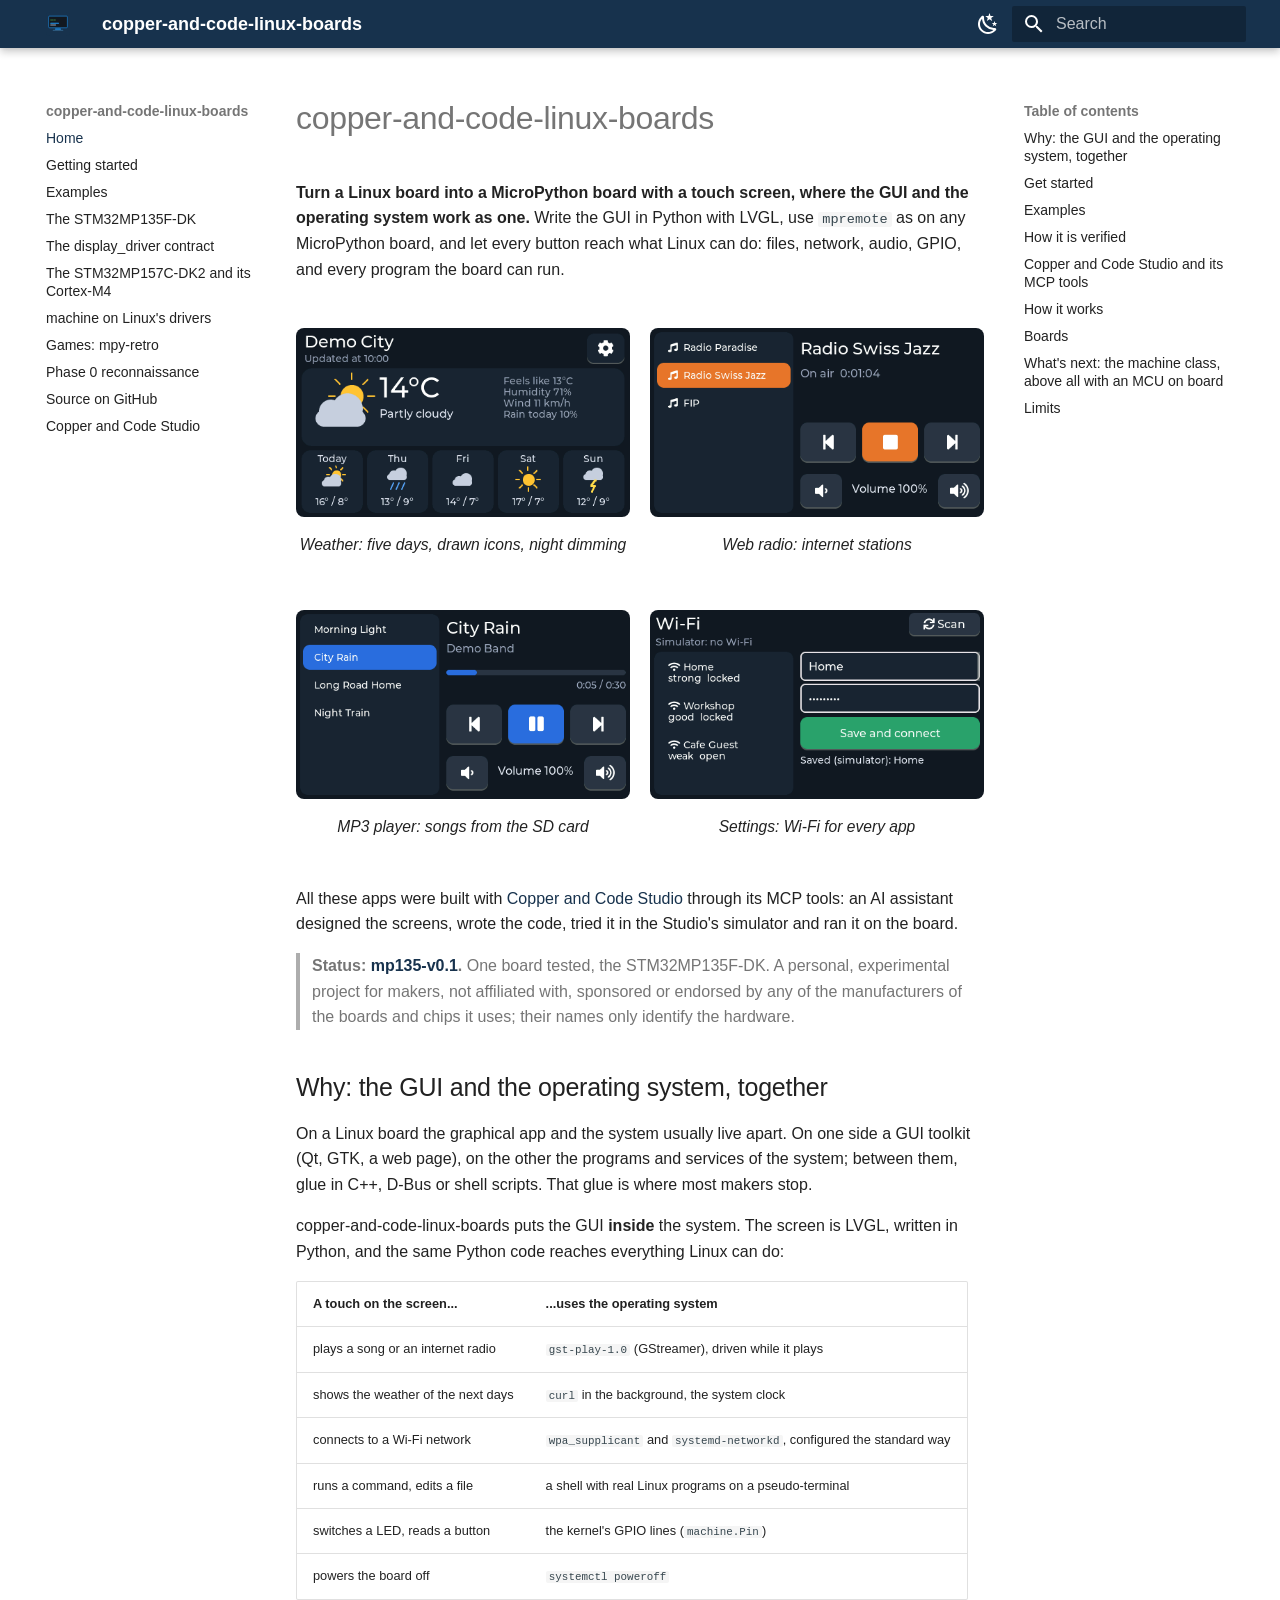
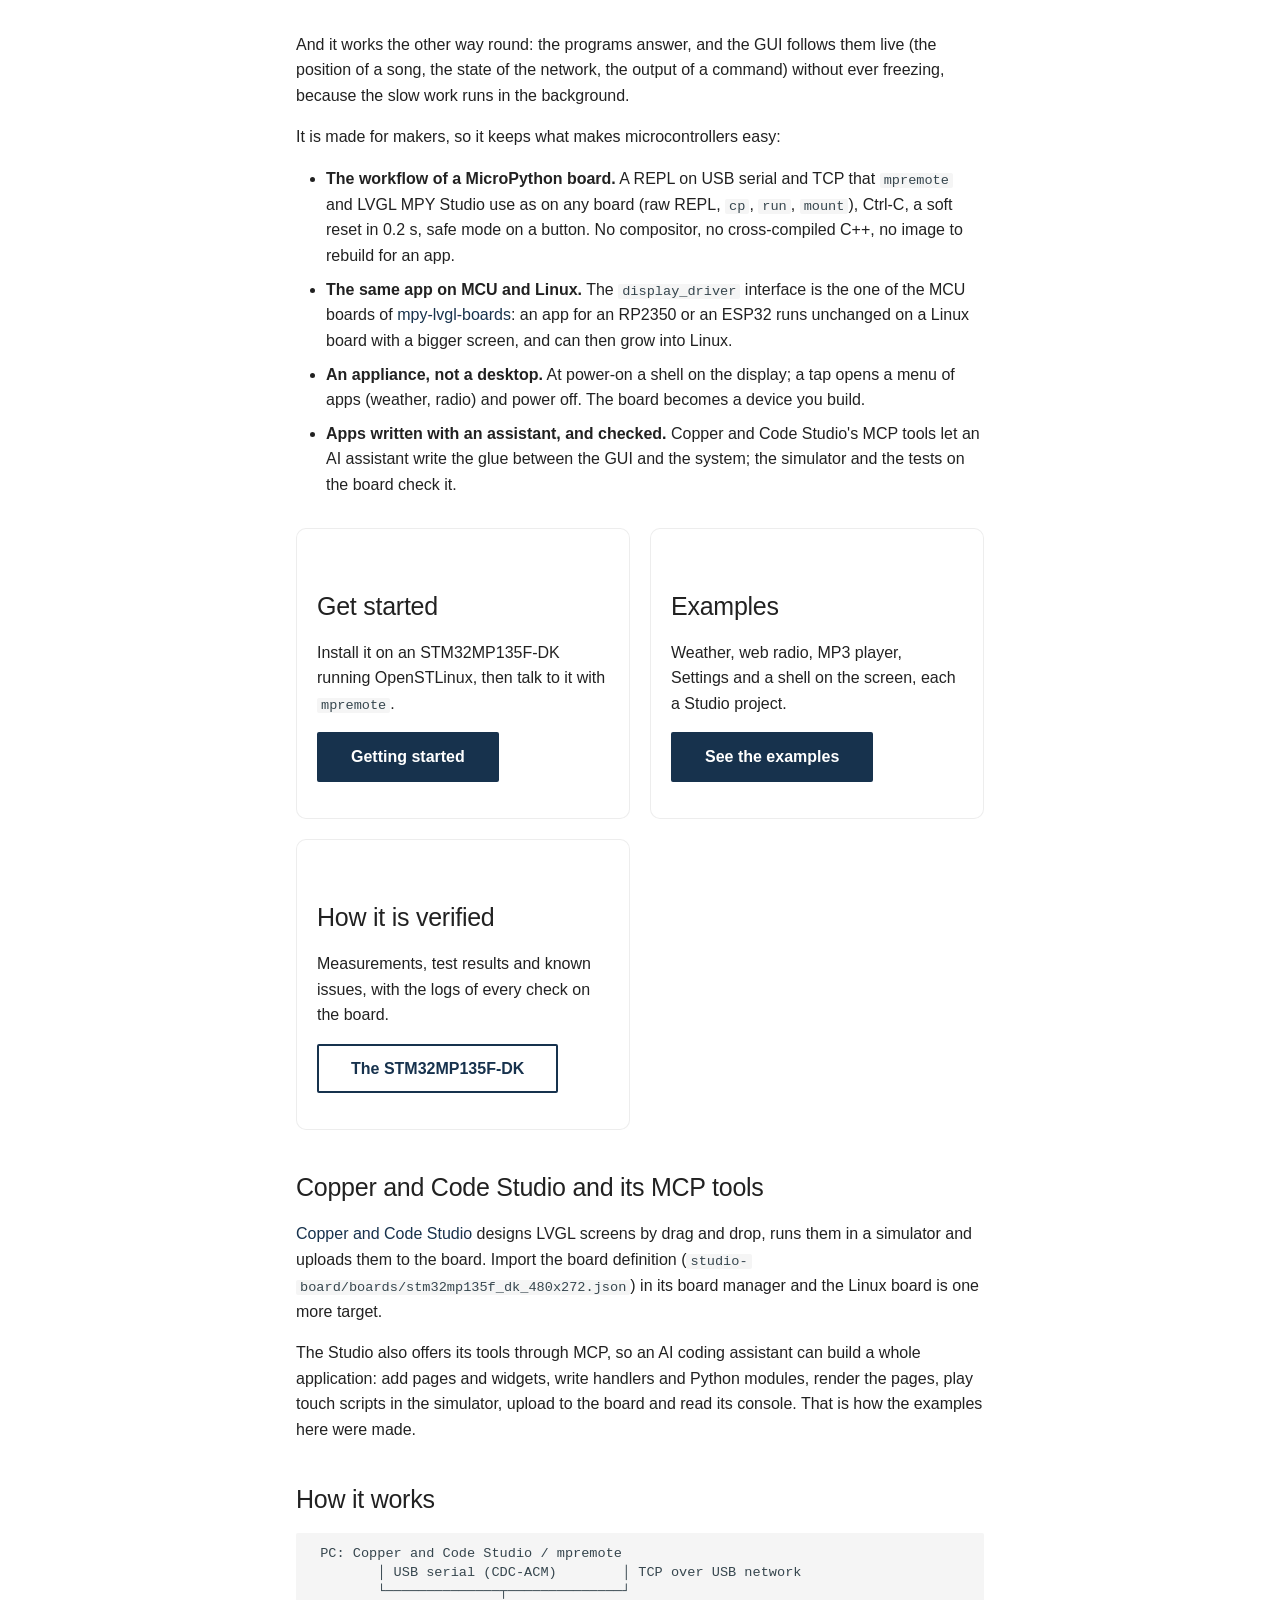
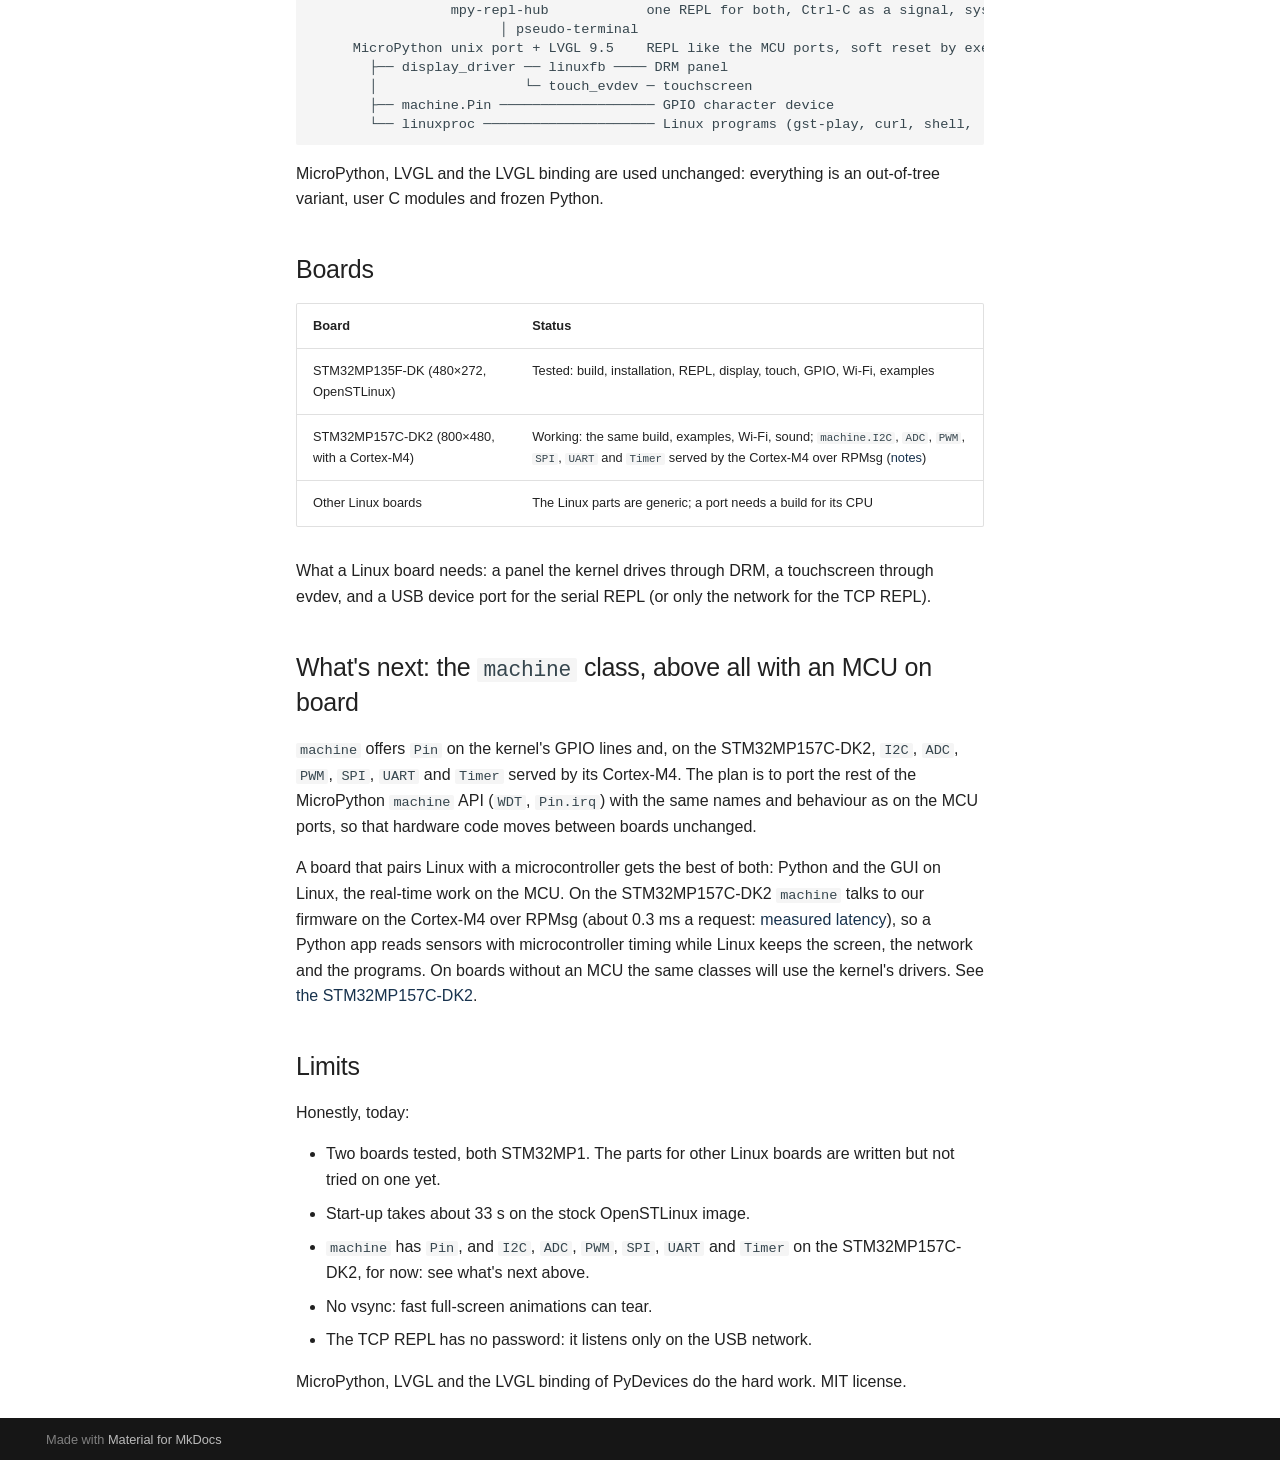
<file: index.html>
<!doctype html>
<html lang="en" class="no-js">
  <head>
    
      <meta charset="utf-8">
      <meta name="viewport" content="width=device-width,initial-scale=1">
      
        <meta name="description" content="Turn a Linux board into a MicroPython board with a touch screen">
      
      
      
        <link rel="canonical" href="https://copper-and-code.github.io/copper-and-code-linux-boards/">
      
      
      
        <link rel="next" href="stm32mp135f-dk-install/">
      
      
        
      
      
      <link rel="icon" href="images/logo.svg">
      <meta name="generator" content="mkdocs-1.6.1, mkdocs-material-9.8.1">
    
    
      
        <title>copper-and-code-linux-boards</title>
      
    
    
      <link rel="stylesheet" href="assets/stylesheets/main.57a0d79d.min.css">
      
        
        <link rel="stylesheet" href="assets/stylesheets/palette.fb2fffe2.min.css">
      
      


    
    
      
    
    
      
    
    
      <link rel="stylesheet" href="stylesheets/site.css">
    
    <script>__md_scope=new URL(".",location),__md_hash=e=>[...e].reduce(((e,_)=>(e<<5)-e+_.charCodeAt(0)),0),__md_get=(e,_=localStorage,t=__md_scope)=>JSON.parse(_.getItem(t.pathname+"."+e)),__md_set=(e,_,t=localStorage,a=__md_scope)=>{try{t.setItem(a.pathname+"."+e,JSON.stringify(_))}catch(e){}}</script>
    
      

    
    
  </head>
  
  
    
    
      
    
    
    
    
    <body dir="ltr" data-md-color-scheme="default" data-md-color-primary="custom" data-md-color-accent="custom">
  
    
    <input class="md-toggle" data-md-toggle="drawer" type="checkbox" id="__drawer" autocomplete="off">
    <input class="md-toggle" data-md-toggle="search" type="checkbox" id="__search" autocomplete="off">
    <label class="md-overlay" for="__drawer"></label>
    <div data-md-component="skip">
      
        
        <a href="#copper-and-code-linux-boards" class="md-skip">
          Skip to content
        </a>
      
    </div>
    <div data-md-component="announce">
      
    </div>
    
    
      

  

<header class="md-header md-header--shadow" data-md-component="header">
  <nav class="md-header__inner md-grid" aria-label="Header">
    <a href="." title="copper-and-code-linux-boards" class="md-header__button md-logo" aria-label="copper-and-code-linux-boards" data-md-component="logo">
      
  <img src="images/logo.svg" alt="logo">

    </a>
    <label class="md-header__button md-icon" for="__drawer">
      
      <svg xmlns="http://www.w3.org/2000/svg" viewBox="0 0 24 24"><path d="M3 6h18v2H3zm0 5h18v2H3zm0 5h18v2H3z"/></svg>
    </label>
    <div class="md-header__title" data-md-component="header-title">
      <div class="md-header__ellipsis">
        <div class="md-header__topic">
          <span class="md-ellipsis">
            copper-and-code-linux-boards
          </span>
        </div>
        <div class="md-header__topic" data-md-component="header-topic">
          <span class="md-ellipsis">
            
              Home
            
          </span>
        </div>
      </div>
    </div>
    
      
        <form class="md-header__option" data-md-component="palette">
  
    
    
    
    <input class="md-option" data-md-color-media="(prefers-color-scheme: light)" data-md-color-scheme="default" data-md-color-primary="custom" data-md-color-accent="custom"  aria-label="Switch to dark mode"  type="radio" name="__palette" id="__palette_0">
    
      <label class="md-header__button md-icon" title="Switch to dark mode" for="__palette_1" hidden>
        <svg xmlns="http://www.w3.org/2000/svg" viewBox="0 0 24 24"><path d="m17.75 4.09-2.53 1.94.91 3.06-2.63-1.81-2.63 1.81.91-3.06-2.53-1.94L12.44 4l1.06-3 1.06 3zm3.5 6.91-1.64 1.25.59 1.98-1.7-1.17-1.7 1.17.59-1.98L15.75 11l2.06-.05L18.5 9l.69 1.95zm-2.28 4.95c.83-.08 1.72 1.1 1.19 1.85-.32.45-.66.87-1.08 1.27C15.17 23 8.84 23 4.94 19.07c-3.91-3.9-3.91-10.24 0-14.14.4-.4.82-.76 1.27-1.08.75-.53 1.93.36 1.85 1.19-.27 2.86.69 5.83 2.89 8.02a9.96 9.96 0 0 0 8.02 2.89m-1.64 2.02a12.08 12.08 0 0 1-7.8-3.47c-2.17-2.19-3.33-5-3.49-7.82-2.81 3.14-2.7 7.96.31 10.98 3.02 3.01 7.84 3.12 10.98.31"/></svg>
      </label>
    
  
    
    
    
    <input class="md-option" data-md-color-media="(prefers-color-scheme: dark)" data-md-color-scheme="slate" data-md-color-primary="custom" data-md-color-accent="custom"  aria-label="Switch to light mode"  type="radio" name="__palette" id="__palette_1">
    
      <label class="md-header__button md-icon" title="Switch to light mode" for="__palette_0" hidden>
        <svg xmlns="http://www.w3.org/2000/svg" viewBox="0 0 24 24"><path d="M12 7a5 5 0 0 1 5 5 5 5 0 0 1-5 5 5 5 0 0 1-5-5 5 5 0 0 1 5-5m0 2a3 3 0 0 0-3 3 3 3 0 0 0 3 3 3 3 0 0 0 3-3 3 3 0 0 0-3-3m0-7 2.39 3.42C13.65 5.15 12.84 5 12 5s-1.65.15-2.39.42zM3.34 7l4.16-.35A7.2 7.2 0 0 0 5.94 8.5c-.44.74-.69 1.5-.83 2.29zm.02 10 1.76-3.77a7.131 7.131 0 0 0 2.38 4.14zM20.65 7l-1.77 3.79a7.02 7.02 0 0 0-2.38-4.15zm-.01 10-4.14.36c.59-.51 1.12-1.14 1.54-1.86.42-.73.69-1.5.83-2.29zM12 22l-2.41-3.44c.74.27 1.55.44 2.41.44.82 0 1.63-.17 2.37-.44z"/></svg>
      </label>
    
  
</form>
      
    
    
      <script>var palette=__md_get("__palette");if(palette&&palette.color){if("(prefers-color-scheme)"===palette.color.media){var media=matchMedia("(prefers-color-scheme: light)"),input=document.querySelector(media.matches?"[data-md-color-media='(prefers-color-scheme: light)']":"[data-md-color-media='(prefers-color-scheme: dark)']");palette.color.media=input.getAttribute("data-md-color-media"),palette.color.scheme=input.getAttribute("data-md-color-scheme"),palette.color.primary=input.getAttribute("data-md-color-primary"),palette.color.accent=input.getAttribute("data-md-color-accent")}for(var[key,value]of Object.entries(palette.color))document.body.setAttribute("data-md-color-"+key,value)}</script>
    
    
    
      
      
        <label class="md-header__button md-icon" for="__search">
          
          <svg xmlns="http://www.w3.org/2000/svg" viewBox="0 0 24 24"><path d="M9.5 3A6.5 6.5 0 0 1 16 9.5c0 1.61-.59 3.09-1.56 4.23l.27.27h.79l5 5-1.5 1.5-5-5v-.79l-.27-.27A6.52 6.52 0 0 1 9.5 16 6.5 6.5 0 0 1 3 9.5 6.5 6.5 0 0 1 9.5 3m0 2C7 5 5 7 5 9.5S7 14 9.5 14 14 12 14 9.5 12 5 9.5 5"/></svg>
        </label>
        <div class="md-search" data-md-component="search" role="dialog">
  <label class="md-search__overlay" for="__search"></label>
  <div class="md-search__inner" role="search">
    <form class="md-search__form" name="search">
      <input type="text" class="md-search__input" name="query" aria-label="Search" placeholder="Search" autocapitalize="off" autocorrect="off" autocomplete="off" spellcheck="false" data-md-component="search-query" required>
      <label class="md-search__icon md-icon" for="__search">
        
        <svg xmlns="http://www.w3.org/2000/svg" viewBox="0 0 24 24"><path d="M9.5 3A6.5 6.5 0 0 1 16 9.5c0 1.61-.59 3.09-1.56 4.23l.27.27h.79l5 5-1.5 1.5-5-5v-.79l-.27-.27A6.52 6.52 0 0 1 9.5 16 6.5 6.5 0 0 1 3 9.5 6.5 6.5 0 0 1 9.5 3m0 2C7 5 5 7 5 9.5S7 14 9.5 14 14 12 14 9.5 12 5 9.5 5"/></svg>
        
        <svg xmlns="http://www.w3.org/2000/svg" viewBox="0 0 24 24"><path d="M20 11v2H8l5.5 5.5-1.42 1.42L4.16 12l7.92-7.92L13.5 5.5 8 11z"/></svg>
      </label>
      <nav class="md-search__options" aria-label="Search">
        
          <a href="javascript:void(0)" class="md-search__icon md-icon" title="Share" aria-label="Share" data-clipboard data-clipboard-text="" data-md-component="search-share" tabindex="-1">
            
            <svg xmlns="http://www.w3.org/2000/svg" viewBox="0 0 24 24"><path d="M18 16.08c-.76 0-1.44.3-1.96.77L8.91 12.7c.05-.23.09-.46.09-.7s-.04-.47-.09-.7l7.05-4.11c.54.5 1.25.81 2.04.81a3 3 0 0 0 3-3 3 3 0 0 0-3-3 3 3 0 0 0-3 3c0 .24.04.47.09.7L8.04 9.81C7.5 9.31 6.79 9 6 9a3 3 0 0 0-3 3 3 3 0 0 0 3 3c.79 0 1.5-.31 2.04-.81l7.12 4.15c-.05.21-.08.43-.08.66 0 1.61 1.31 2.91 2.92 2.91s2.92-1.3 2.92-2.91A2.92 2.92 0 0 0 18 16.08"/></svg>
          </a>
        
        <button type="reset" class="md-search__icon md-icon" title="Clear" aria-label="Clear" tabindex="-1">
          
          <svg xmlns="http://www.w3.org/2000/svg" viewBox="0 0 24 24"><path d="M19 6.41 17.59 5 12 10.59 6.41 5 5 6.41 10.59 12 5 17.59 6.41 19 12 13.41 17.59 19 19 17.59 13.41 12z"/></svg>
        </button>
      </nav>
      
    </form>
    <div class="md-search__output">
      <div class="md-search__scrollwrap" tabindex="0" data-md-scrollfix>
        <div class="md-search-result" data-md-component="search-result">
          <div class="md-search-result__meta">
            Initializing search
          </div>
          <ol class="md-search-result__list" role="presentation"></ol>
        </div>
      </div>
    </div>
  </div>
</div>
      
    
    
  </nav>
  
</header>
    
    <div class="md-container" data-md-component="container">
      
      
        
          
        
      
      <main class="md-main" data-md-component="main">
        <div class="md-main__inner md-grid">
          
            
              
              <div class="md-sidebar md-sidebar--primary" data-md-component="sidebar" data-md-type="navigation" >
                <div class="md-sidebar__scrollwrap">
                  <div class="md-sidebar__inner">
                    



<nav class="md-nav md-nav--primary" aria-label="Navigation" data-md-level="0">
  <label class="md-nav__title" for="__drawer">
    <a href="." title="copper-and-code-linux-boards" class="md-nav__button md-logo" aria-label="copper-and-code-linux-boards" data-md-component="logo">
      
  <img src="images/logo.svg" alt="logo">

    </a>
    copper-and-code-linux-boards
  </label>
  
  <ul class="md-nav__list" data-md-scrollfix>
    
      
      
  
  
    
  
  
  
    <li class="md-nav__item md-nav__item--active">
      
      <input class="md-nav__toggle md-toggle" type="checkbox" id="__toc">
      
      
        
      
      
        <label class="md-nav__link md-nav__link--active" for="__toc">
          
  
  
  <span class="md-ellipsis">
    
  
    Home
  

    
  </span>
  
  

          <span class="md-nav__icon md-icon"></span>
        </label>
      
      <a href="." class="md-nav__link md-nav__link--active">
        
  
  
  <span class="md-ellipsis">
    
  
    Home
  

    
  </span>
  
  

      </a>
      
        

<nav class="md-nav md-nav--secondary" aria-label="Table of contents">
  
  
  
    
  
  
    <label class="md-nav__title" for="__toc">
      <span class="md-nav__icon md-icon"></span>
      Table of contents
    </label>
    <ul class="md-nav__list" data-md-component="toc" data-md-scrollfix>
      
        <li class="md-nav__item">
  <a href="#why-the-gui-and-the-operating-system-together" class="md-nav__link">
    <span class="md-ellipsis">
      
        Why: the GUI and the operating system, together
      
    </span>
  </a>
  
</li>
      
        <li class="md-nav__item">
  <a href="#get-started" class="md-nav__link">
    <span class="md-ellipsis">
      
        Get started
      
    </span>
  </a>
  
</li>
      
        <li class="md-nav__item">
  <a href="#examples" class="md-nav__link">
    <span class="md-ellipsis">
      
        Examples
      
    </span>
  </a>
  
</li>
      
        <li class="md-nav__item">
  <a href="#how-it-is-verified" class="md-nav__link">
    <span class="md-ellipsis">
      
        How it is verified
      
    </span>
  </a>
  
</li>
      
        <li class="md-nav__item">
  <a href="#copper-and-code-studio-and-its-mcp-tools" class="md-nav__link">
    <span class="md-ellipsis">
      
        Copper and Code Studio and its MCP tools
      
    </span>
  </a>
  
</li>
      
        <li class="md-nav__item">
  <a href="#how-it-works" class="md-nav__link">
    <span class="md-ellipsis">
      
        How it works
      
    </span>
  </a>
  
</li>
      
        <li class="md-nav__item">
  <a href="#boards" class="md-nav__link">
    <span class="md-ellipsis">
      
        Boards
      
    </span>
  </a>
  
</li>
      
        <li class="md-nav__item">
  <a href="#whats-next-the-machine-class-above-all-with-an-mcu-on-board" class="md-nav__link">
    <span class="md-ellipsis">
      
        What's next: the machine class, above all with an MCU on board
      
    </span>
  </a>
  
</li>
      
        <li class="md-nav__item">
  <a href="#limits" class="md-nav__link">
    <span class="md-ellipsis">
      
        Limits
      
    </span>
  </a>
  
</li>
      
    </ul>
  
</nav>
      
    </li>
  

    
      
      
  
  
  
  
    <li class="md-nav__item">
      <a href="stm32mp135f-dk-install/" class="md-nav__link">
        
  
  
  <span class="md-ellipsis">
    
  
    Getting started
  

    
  </span>
  
  

      </a>
    </li>
  

    
      
      
  
  
  
  
    <li class="md-nav__item">
      <a href="examples/" class="md-nav__link">
        
  
  
  <span class="md-ellipsis">
    
  
    Examples
  

    
  </span>
  
  

      </a>
    </li>
  

    
      
      
  
  
  
  
    <li class="md-nav__item">
      <a href="stm32mp135f-dk/" class="md-nav__link">
        
  
  
  <span class="md-ellipsis">
    
  
    The STM32MP135F-DK
  

    
  </span>
  
  

      </a>
    </li>
  

    
      
      
  
  
  
  
    <li class="md-nav__item">
      <a href="display-driver/" class="md-nav__link">
        
  
  
  <span class="md-ellipsis">
    
  
    The display_driver contract
  

    
  </span>
  
  

      </a>
    </li>
  

    
      
      
  
  
  
  
    <li class="md-nav__item">
      <a href="stm32mp157c-dk2/" class="md-nav__link">
        
  
  
  <span class="md-ellipsis">
    
  
    The STM32MP157C-DK2 and its Cortex-M4
  

    
  </span>
  
  

      </a>
    </li>
  

    
      
      
  
  
  
  
    <li class="md-nav__item">
      <a href="machine-linux/" class="md-nav__link">
        
  
  
  <span class="md-ellipsis">
    
  
    machine on Linux's drivers
  

    
  </span>
  
  

      </a>
    </li>
  

    
      
      
  
  
  
  
    <li class="md-nav__item">
      <a href="retro/" class="md-nav__link">
        
  
  
  <span class="md-ellipsis">
    
  
    Games: mpy-retro
  

    
  </span>
  
  

      </a>
    </li>
  

    
      
      
  
  
  
  
    <li class="md-nav__item">
      <a href="ricognizione/" class="md-nav__link">
        
  
  
  <span class="md-ellipsis">
    
  
    Phase 0 reconnaissance
  

    
  </span>
  
  

      </a>
    </li>
  

    
      
      
  
  
  
  
    <li class="md-nav__item">
      <a href="https://github.com/Copper-And-Code/copper-and-code-linux-boards" class="md-nav__link">
        
  
  
  <span class="md-ellipsis">
    
  
    Source on GitHub
  

    
  </span>
  
  

      </a>
    </li>
  

    
      
      
  
  
  
  
    <li class="md-nav__item">
      <a href="https://copper-and-code.github.io/copper-and-code-studio/" class="md-nav__link">
        
  
  
  <span class="md-ellipsis">
    
  
    Copper and Code Studio
  

    
  </span>
  
  

      </a>
    </li>
  

    
  </ul>
</nav>
                  </div>
                </div>
              </div>
            
            
              
              <div class="md-sidebar md-sidebar--secondary" data-md-component="sidebar" data-md-type="toc" >
                <div class="md-sidebar__scrollwrap">
                  <div class="md-sidebar__inner">
                    

<nav class="md-nav md-nav--secondary" aria-label="Table of contents">
  
  
  
    
  
  
    <label class="md-nav__title" for="__toc">
      <span class="md-nav__icon md-icon"></span>
      Table of contents
    </label>
    <ul class="md-nav__list" data-md-component="toc" data-md-scrollfix>
      
        <li class="md-nav__item">
  <a href="#why-the-gui-and-the-operating-system-together" class="md-nav__link">
    <span class="md-ellipsis">
      
        Why: the GUI and the operating system, together
      
    </span>
  </a>
  
</li>
      
        <li class="md-nav__item">
  <a href="#get-started" class="md-nav__link">
    <span class="md-ellipsis">
      
        Get started
      
    </span>
  </a>
  
</li>
      
        <li class="md-nav__item">
  <a href="#examples" class="md-nav__link">
    <span class="md-ellipsis">
      
        Examples
      
    </span>
  </a>
  
</li>
      
        <li class="md-nav__item">
  <a href="#how-it-is-verified" class="md-nav__link">
    <span class="md-ellipsis">
      
        How it is verified
      
    </span>
  </a>
  
</li>
      
        <li class="md-nav__item">
  <a href="#copper-and-code-studio-and-its-mcp-tools" class="md-nav__link">
    <span class="md-ellipsis">
      
        Copper and Code Studio and its MCP tools
      
    </span>
  </a>
  
</li>
      
        <li class="md-nav__item">
  <a href="#how-it-works" class="md-nav__link">
    <span class="md-ellipsis">
      
        How it works
      
    </span>
  </a>
  
</li>
      
        <li class="md-nav__item">
  <a href="#boards" class="md-nav__link">
    <span class="md-ellipsis">
      
        Boards
      
    </span>
  </a>
  
</li>
      
        <li class="md-nav__item">
  <a href="#whats-next-the-machine-class-above-all-with-an-mcu-on-board" class="md-nav__link">
    <span class="md-ellipsis">
      
        What's next: the machine class, above all with an MCU on board
      
    </span>
  </a>
  
</li>
      
        <li class="md-nav__item">
  <a href="#limits" class="md-nav__link">
    <span class="md-ellipsis">
      
        Limits
      
    </span>
  </a>
  
</li>
      
    </ul>
  
</nav>
                  </div>
                </div>
              </div>
            
          
          
            <div class="md-content" data-md-component="content">
              
              <article class="md-content__inner md-typeset">
                
                  



<h1 id="copper-and-code-linux-boards">copper-and-code-linux-boards<a class="headerlink" href="#copper-and-code-linux-boards" title="Permanent link">&para;</a></h1>
<p><strong>Turn a Linux board into a MicroPython board with a touch screen, where the GUI and the operating
system work as one.</strong> Write the GUI in Python with LVGL, use <code>mpremote</code> as on any MicroPython board,
and let every button reach what Linux can do: files, network, audio, GPIO, and every program the
board can run.</p>
<div class="shot-grid">
<figure>
<p><img alt="Weather" src="images/weather.png" /></p>
<figcaption>Weather: five days, drawn icons, night dimming</figcaption>
</figure>
<figure>
<p><img alt="Web radio" src="images/web-radio.png" /></p>
<figcaption>Web radio: internet stations</figcaption>
</figure>
<figure>
<p><img alt="MP3 player" src="images/mp3-player.png" /></p>
<figcaption>MP3 player: songs from the SD card</figcaption>
</figure>
<figure>
<p><img alt="Settings" src="images/settings.png" /></p>
<figcaption>Settings: Wi-Fi for every app</figcaption>
</figure>
</div>
<p>All these apps were built with <a href="https://copper-and-code.github.io/copper-and-code-studio/">Copper and Code Studio</a>
through its MCP tools: an AI assistant designed the screens, wrote the code, tried it in the
Studio's simulator and ran it on the board.</p>
<blockquote>
<p><strong>Status: <a href="https://github.com/Copper-And-Code/copper-and-code-linux-boards/releases/tag/mp135-v0.1">mp135-v0.1</a>.</strong>
One board tested, the STM32MP135F-DK. A personal, experimental project for makers, not affiliated
with, sponsored or endorsed by any of the manufacturers of the boards and chips it uses; their
names only identify the hardware.</p>
</blockquote>
<h2 id="why-the-gui-and-the-operating-system-together">Why: the GUI and the operating system, together<a class="headerlink" href="#why-the-gui-and-the-operating-system-together" title="Permanent link">&para;</a></h2>
<p>On a Linux board the graphical app and the system usually live apart. On one side a GUI toolkit
(Qt, GTK, a web page), on the other the programs and services of the system; between them, glue in
C++, D-Bus or shell scripts. That glue is where most makers stop.</p>
<p>copper-and-code-linux-boards puts the GUI <strong>inside</strong> the system. The screen is LVGL, written in Python, and the
same Python code reaches everything Linux can do:</p>
<table>
<thead>
<tr>
<th>A touch on the screen...</th>
<th>...uses the operating system</th>
</tr>
</thead>
<tbody>
<tr>
<td>plays a song or an internet radio</td>
<td><code>gst-play-1.0</code> (GStreamer), driven while it plays</td>
</tr>
<tr>
<td>shows the weather of the next days</td>
<td><code>curl</code> in the background, the system clock</td>
</tr>
<tr>
<td>connects to a Wi-Fi network</td>
<td><code>wpa_supplicant</code> and <code>systemd-networkd</code>, configured the standard way</td>
</tr>
<tr>
<td>runs a command, edits a file</td>
<td>a shell with real Linux programs on a pseudo-terminal</td>
</tr>
<tr>
<td>switches a LED, reads a button</td>
<td>the kernel's GPIO lines (<code>machine.Pin</code>)</td>
</tr>
<tr>
<td>powers the board off</td>
<td><code>systemctl poweroff</code></td>
</tr>
</tbody>
</table>
<p>And it works the other way round: the programs answer, and the GUI follows them live (the position
of a song, the state of the network, the output of a command) without ever freezing, because the
slow work runs in the background.</p>
<p>It is made for makers, so it keeps what makes microcontrollers easy:</p>
<ul>
<li><strong>The workflow of a MicroPython board.</strong> A REPL on USB serial and TCP that <code>mpremote</code> and LVGL
  MPY Studio use as on any board (raw REPL, <code>cp</code>, <code>run</code>, <code>mount</code>), Ctrl-C, a soft reset in 0.2 s,
  safe mode on a button. No compositor, no cross-compiled C++, no image to rebuild for an app.</li>
<li><strong>The same app on MCU and Linux.</strong> The <code>display_driver</code> interface is the one of the MCU boards of
  <a href="https://github.com/Copper-And-Code/mpy-lvgl-boards">mpy-lvgl-boards</a>: an app for an RP2350 or an
  ESP32 runs unchanged on a Linux board with a bigger screen, and can then grow into Linux.</li>
<li><strong>An appliance, not a desktop.</strong> At power-on a shell on the display; a tap opens a menu of apps
  (weather, radio) and power off. The board becomes a device you build.</li>
<li><strong>Apps written with an assistant, and checked.</strong> Copper and Code Studio's MCP tools let an AI assistant
  write the glue between the GUI and the system; the simulator and the tests on the board check it.</li>
</ul>
<div class="home-grid">
<div class="home-card">
<h2 id="get-started">Get started<a class="headerlink" href="#get-started" title="Permanent link">&para;</a></h2>
<p>Install it on an STM32MP135F-DK running OpenSTLinux, then talk to it with <code>mpremote</code>.</p>
<p><a class="md-button md-button--primary" href="stm32mp135f-dk-install/">Getting started</a></p>
</div>
<div class="home-card">
<h2 id="examples">Examples<a class="headerlink" href="#examples" title="Permanent link">&para;</a></h2>
<p>Weather, web radio, MP3 player, Settings and a shell on the screen, each a Studio project.</p>
<p><a class="md-button md-button--primary" href="examples/">See the examples</a></p>
</div>
<div class="home-card">
<h2 id="how-it-is-verified">How it is verified<a class="headerlink" href="#how-it-is-verified" title="Permanent link">&para;</a></h2>
<p>Measurements, test results and known issues, with the logs of every check on the board.</p>
<p><a class="md-button" href="stm32mp135f-dk/">The STM32MP135F-DK</a></p>
</div>
</div>
<h2 id="copper-and-code-studio-and-its-mcp-tools">Copper and Code Studio and its MCP tools<a class="headerlink" href="#copper-and-code-studio-and-its-mcp-tools" title="Permanent link">&para;</a></h2>
<p><a href="https://copper-and-code.github.io/copper-and-code-studio/">Copper and Code Studio</a> designs LVGL screens by drag
and drop, runs them in a simulator and uploads them to the board. Import the board definition
(<code>studio-board/boards/stm32mp135f_dk_480x272.json</code>) in its board manager and the Linux board is one
more target.</p>
<p>The Studio also offers its tools through MCP, so an AI coding assistant can build a whole
application: add pages and widgets, write handlers and Python modules, render the pages, play
touch scripts in the simulator, upload to the board and read its console. That is how the examples
here were made.</p>
<h2 id="how-it-works">How it works<a class="headerlink" href="#how-it-works" title="Permanent link">&para;</a></h2>
<div class="highlight"><pre><span></span><code> PC: Copper and Code Studio / mpremote
        │ USB serial (CDC-ACM)        │ TCP over USB network
        └──────────────┬──────────────┘
                 mpy-repl-hub            one REPL for both, Ctrl-C as a signal, systemd watchdog
                       │ pseudo-terminal
     MicroPython unix port + LVGL 9.5    REPL like the MCU ports, soft reset by execve
       ├── display_driver ── linuxfb ──── DRM panel
       │                  └─ touch_evdev ─ touchscreen
       ├── machine.Pin ─────────────────── GPIO character device
       └── linuxproc ───────────────────── Linux programs (gst-play, curl, shell, ...)
</code></pre></div>
<p>MicroPython, LVGL and the LVGL binding are used unchanged: everything is an out-of-tree variant,
user C modules and frozen Python.</p>
<h2 id="boards">Boards<a class="headerlink" href="#boards" title="Permanent link">&para;</a></h2>
<table>
<thead>
<tr>
<th>Board</th>
<th>Status</th>
</tr>
</thead>
<tbody>
<tr>
<td>STM32MP135F-DK (480×272, OpenSTLinux)</td>
<td>Tested: build, installation, REPL, display, touch, GPIO, Wi-Fi, examples</td>
</tr>
<tr>
<td>STM32MP157C-DK2 (800×480, with a Cortex-M4)</td>
<td>Working: the same build, examples, Wi-Fi, sound; <code>machine.I2C</code>, <code>ADC</code>, <code>PWM</code>, <code>SPI</code>, <code>UART</code> and <code>Timer</code> served by the Cortex-M4 over RPMsg (<a href="stm32mp157c-dk2/">notes</a>)</td>
</tr>
<tr>
<td>Other Linux boards</td>
<td>The Linux parts are generic; a port needs a build for its CPU</td>
</tr>
</tbody>
</table>
<p>What a Linux board needs: a panel the kernel drives through DRM, a touchscreen through evdev, and a
USB device port for the serial REPL (or only the network for the TCP REPL).</p>
<h2 id="whats-next-the-machine-class-above-all-with-an-mcu-on-board">What's next: the <code>machine</code> class, above all with an MCU on board<a class="headerlink" href="#whats-next-the-machine-class-above-all-with-an-mcu-on-board" title="Permanent link">&para;</a></h2>
<p><code>machine</code> offers <code>Pin</code> on the kernel's GPIO lines and, on the STM32MP157C-DK2, <code>I2C</code>, <code>ADC</code>,
<code>PWM</code>, <code>SPI</code>, <code>UART</code> and <code>Timer</code> served by its Cortex-M4. The plan is to port the rest of the
MicroPython <code>machine</code> API (<code>WDT</code>, <code>Pin.irq</code>) with the same names and behaviour as on the MCU ports, so that
hardware code moves between boards unchanged.</p>
<p>A board that pairs Linux with a microcontroller gets the best of both: Python and the GUI on
Linux, the real-time work on the MCU. On the STM32MP157C-DK2 <code>machine</code> talks to our firmware on the
Cortex-M4 over RPMsg (about 0.3 ms a request: <a href="stm32mp157c-dk2/#latency">measured latency</a>), so a Python app
reads sensors with microcontroller timing while Linux keeps the screen, the network and the
programs. On boards without an MCU the
same classes will use the kernel's drivers.
See <a href="stm32mp157c-dk2/">the STM32MP157C-DK2</a>.</p>
<h2 id="limits">Limits<a class="headerlink" href="#limits" title="Permanent link">&para;</a></h2>
<p>Honestly, today:</p>
<ul>
<li>Two boards tested, both STM32MP1. The parts for other Linux boards are written but not tried on one yet.</li>
<li>Start-up takes about 33 s on the stock OpenSTLinux image.</li>
<li><code>machine</code> has <code>Pin</code>, and <code>I2C</code>, <code>ADC</code>, <code>PWM</code>, <code>SPI</code>, <code>UART</code> and <code>Timer</code> on the STM32MP157C-DK2, for now: see what's next above.</li>
<li>No vsync: fast full-screen animations can tear.</li>
<li>The TCP REPL has no password: it listens only on the USB network.</li>
</ul>
<p>MicroPython, LVGL and the LVGL binding of PyDevices do the hard work. MIT license.</p>












                
              </article>
            </div>
          
          
<script>var target=document.getElementById(location.hash.slice(1));target&&target.name&&(target.checked=target.name.startsWith("__tabbed_"))</script>
        </div>
        
          <button type="button" class="md-top md-icon" data-md-component="top" hidden>
  
  <svg xmlns="http://www.w3.org/2000/svg" viewBox="0 0 24 24"><path d="M13 20h-2V8l-5.5 5.5-1.42-1.42L12 4.16l7.92 7.92-1.42 1.42L13 8z"/></svg>
  Back to top
</button>
        
      </main>
      
        <footer class="md-footer">
  
  <div class="md-footer-meta md-typeset">
    <div class="md-footer-meta__inner md-grid">
      <div class="md-copyright">
  
  
    Made with
    <a href="https://squidfunk.github.io/mkdocs-material/" target="_blank" rel="noopener">
      Material for MkDocs
    </a>
  
</div>
      
    </div>
  </div>
</footer>
      
    </div>
    <div class="md-dialog" data-md-component="dialog">
      <div class="md-dialog__inner md-typeset"></div>
    </div>
    
    
    
      
      
      <script id="__config" type="application/json">{"annotate": null, "base": ".", "features": ["navigation.top", "navigation.tracking", "search.highlight", "search.share"], "search": "assets/javascripts/workers/search.a7633da7.min.js", "tags": null, "translations": {"clipboard.copied": "Copied to clipboard", "clipboard.copy": "Copy to clipboard", "search.result.more.one": "1 more on this page", "search.result.more.other": "# more on this page", "search.result.none": "No matching documents", "search.result.one": "1 matching document", "search.result.other": "# matching documents", "search.result.placeholder": "Type to start searching", "search.result.term.missing": "Missing", "select.version": "Select version"}, "version": null}</script>
    
    
      <script src="assets/javascripts/bundle.a5f9d56c.min.js"></script>
      
    
  </body>
</html>
</file>
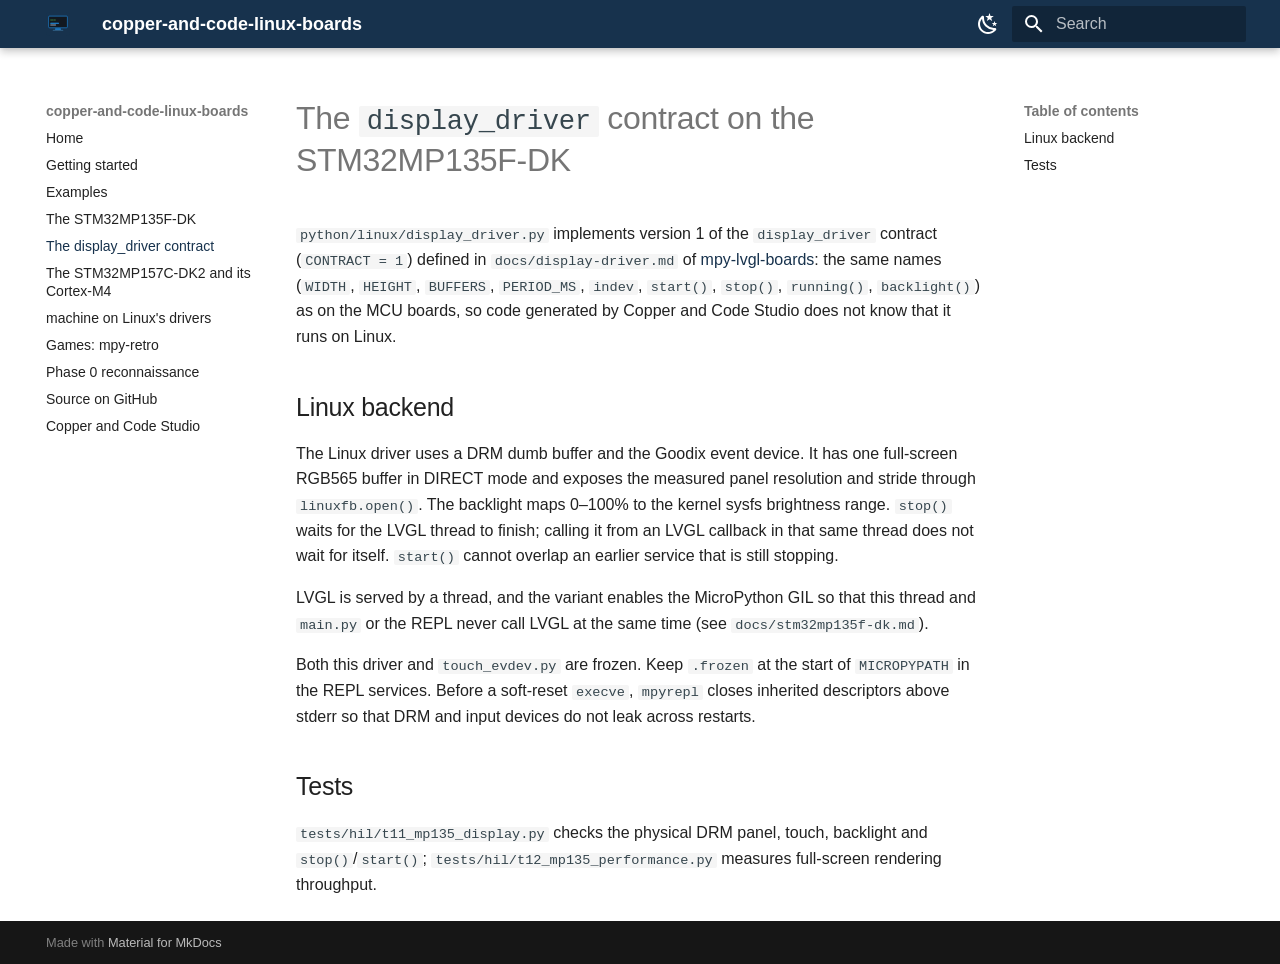
<file: display-driver/index.html>
<!doctype html>
<html lang="en" class="no-js">
  <head>
    
      <meta charset="utf-8">
      <meta name="viewport" content="width=device-width,initial-scale=1">
      
        <meta name="description" content="Turn a Linux board into a MicroPython board with a touch screen">
      
      
      
        <link rel="canonical" href="https://copper-and-code.github.io/copper-and-code-linux-boards/display-driver/">
      
      
        <link rel="prev" href="../stm32mp135f-dk/">
      
      
        <link rel="next" href="../stm32mp157c-dk2/">
      
      
        
      
      
      <link rel="icon" href="../images/logo.svg">
      <meta name="generator" content="mkdocs-1.6.1, mkdocs-material-9.8.1">
    
    
      
        <title>The display_driver contract - copper-and-code-linux-boards</title>
      
    
    
      <link rel="stylesheet" href="../assets/stylesheets/main.57a0d79d.min.css">
      
        
        <link rel="stylesheet" href="../assets/stylesheets/palette.fb2fffe2.min.css">
      
      


    
    
      
    
    
      
    
    
      <link rel="stylesheet" href="../stylesheets/site.css">
    
    <script>__md_scope=new URL("..",location),__md_hash=e=>[...e].reduce(((e,_)=>(e<<5)-e+_.charCodeAt(0)),0),__md_get=(e,_=localStorage,t=__md_scope)=>JSON.parse(_.getItem(t.pathname+"."+e)),__md_set=(e,_,t=localStorage,a=__md_scope)=>{try{t.setItem(a.pathname+"."+e,JSON.stringify(_))}catch(e){}}</script>
    
      

    
    
  </head>
  
  
    
    
      
    
    
    
    
    <body dir="ltr" data-md-color-scheme="default" data-md-color-primary="custom" data-md-color-accent="custom">
  
    
    <input class="md-toggle" data-md-toggle="drawer" type="checkbox" id="__drawer" autocomplete="off">
    <input class="md-toggle" data-md-toggle="search" type="checkbox" id="__search" autocomplete="off">
    <label class="md-overlay" for="__drawer"></label>
    <div data-md-component="skip">
      
        
        <a href="#the-display_driver-contract-on-the-stm32mp135f-dk" class="md-skip">
          Skip to content
        </a>
      
    </div>
    <div data-md-component="announce">
      
    </div>
    
    
      

  

<header class="md-header md-header--shadow" data-md-component="header">
  <nav class="md-header__inner md-grid" aria-label="Header">
    <a href=".." title="copper-and-code-linux-boards" class="md-header__button md-logo" aria-label="copper-and-code-linux-boards" data-md-component="logo">
      
  <img src="../images/logo.svg" alt="logo">

    </a>
    <label class="md-header__button md-icon" for="__drawer">
      
      <svg xmlns="http://www.w3.org/2000/svg" viewBox="0 0 24 24"><path d="M3 6h18v2H3zm0 5h18v2H3zm0 5h18v2H3z"/></svg>
    </label>
    <div class="md-header__title" data-md-component="header-title">
      <div class="md-header__ellipsis">
        <div class="md-header__topic">
          <span class="md-ellipsis">
            copper-and-code-linux-boards
          </span>
        </div>
        <div class="md-header__topic" data-md-component="header-topic">
          <span class="md-ellipsis">
            
              The display_driver contract
            
          </span>
        </div>
      </div>
    </div>
    
      
        <form class="md-header__option" data-md-component="palette">
  
    
    
    
    <input class="md-option" data-md-color-media="(prefers-color-scheme: light)" data-md-color-scheme="default" data-md-color-primary="custom" data-md-color-accent="custom"  aria-label="Switch to dark mode"  type="radio" name="__palette" id="__palette_0">
    
      <label class="md-header__button md-icon" title="Switch to dark mode" for="__palette_1" hidden>
        <svg xmlns="http://www.w3.org/2000/svg" viewBox="0 0 24 24"><path d="m17.75 4.09-2.53 1.94.91 3.06-2.63-1.81-2.63 1.81.91-3.06-2.53-1.94L12.44 4l1.06-3 1.06 3zm3.5 6.91-1.64 1.25.59 1.98-1.7-1.17-1.7 1.17.59-1.98L15.75 11l2.06-.05L18.5 9l.69 1.95zm-2.28 4.95c.83-.08 1.72 1.1 1.19 1.85-.32.45-.66.87-1.08 1.27C15.17 23 8.84 23 4.94 19.07c-3.91-3.9-3.91-10.24 0-14.14.4-.4.82-.76 1.27-1.08.75-.53 1.93.36 1.85 1.19-.27 2.86.69 5.83 2.89 8.02a9.96 9.96 0 0 0 8.02 2.89m-1.64 2.02a12.08 12.08 0 0 1-7.8-3.47c-2.17-2.19-3.33-5-3.49-7.82-2.81 3.14-2.7 7.96.31 10.98 3.02 3.01 7.84 3.12 10.98.31"/></svg>
      </label>
    
  
    
    
    
    <input class="md-option" data-md-color-media="(prefers-color-scheme: dark)" data-md-color-scheme="slate" data-md-color-primary="custom" data-md-color-accent="custom"  aria-label="Switch to light mode"  type="radio" name="__palette" id="__palette_1">
    
      <label class="md-header__button md-icon" title="Switch to light mode" for="__palette_0" hidden>
        <svg xmlns="http://www.w3.org/2000/svg" viewBox="0 0 24 24"><path d="M12 7a5 5 0 0 1 5 5 5 5 0 0 1-5 5 5 5 0 0 1-5-5 5 5 0 0 1 5-5m0 2a3 3 0 0 0-3 3 3 3 0 0 0 3 3 3 3 0 0 0 3-3 3 3 0 0 0-3-3m0-7 2.39 3.42C13.65 5.15 12.84 5 12 5s-1.65.15-2.39.42zM3.34 7l4.16-.35A7.2 7.2 0 0 0 5.94 8.5c-.44.74-.69 1.5-.83 2.29zm.02 10 1.76-3.77a7.131 7.131 0 0 0 2.38 4.14zM20.65 7l-1.77 3.79a7.02 7.02 0 0 0-2.38-4.15zm-.01 10-4.14.36c.59-.51 1.12-1.14 1.54-1.86.42-.73.69-1.5.83-2.29zM12 22l-2.41-3.44c.74.27 1.55.44 2.41.44.82 0 1.63-.17 2.37-.44z"/></svg>
      </label>
    
  
</form>
      
    
    
      <script>var palette=__md_get("__palette");if(palette&&palette.color){if("(prefers-color-scheme)"===palette.color.media){var media=matchMedia("(prefers-color-scheme: light)"),input=document.querySelector(media.matches?"[data-md-color-media='(prefers-color-scheme: light)']":"[data-md-color-media='(prefers-color-scheme: dark)']");palette.color.media=input.getAttribute("data-md-color-media"),palette.color.scheme=input.getAttribute("data-md-color-scheme"),palette.color.primary=input.getAttribute("data-md-color-primary"),palette.color.accent=input.getAttribute("data-md-color-accent")}for(var[key,value]of Object.entries(palette.color))document.body.setAttribute("data-md-color-"+key,value)}</script>
    
    
    
      
      
        <label class="md-header__button md-icon" for="__search">
          
          <svg xmlns="http://www.w3.org/2000/svg" viewBox="0 0 24 24"><path d="M9.5 3A6.5 6.5 0 0 1 16 9.5c0 1.61-.59 3.09-1.56 4.23l.27.27h.79l5 5-1.5 1.5-5-5v-.79l-.27-.27A6.52 6.52 0 0 1 9.5 16 6.5 6.5 0 0 1 3 9.5 6.5 6.5 0 0 1 9.5 3m0 2C7 5 5 7 5 9.5S7 14 9.5 14 14 12 14 9.5 12 5 9.5 5"/></svg>
        </label>
        <div class="md-search" data-md-component="search" role="dialog">
  <label class="md-search__overlay" for="__search"></label>
  <div class="md-search__inner" role="search">
    <form class="md-search__form" name="search">
      <input type="text" class="md-search__input" name="query" aria-label="Search" placeholder="Search" autocapitalize="off" autocorrect="off" autocomplete="off" spellcheck="false" data-md-component="search-query" required>
      <label class="md-search__icon md-icon" for="__search">
        
        <svg xmlns="http://www.w3.org/2000/svg" viewBox="0 0 24 24"><path d="M9.5 3A6.5 6.5 0 0 1 16 9.5c0 1.61-.59 3.09-1.56 4.23l.27.27h.79l5 5-1.5 1.5-5-5v-.79l-.27-.27A6.52 6.52 0 0 1 9.5 16 6.5 6.5 0 0 1 3 9.5 6.5 6.5 0 0 1 9.5 3m0 2C7 5 5 7 5 9.5S7 14 9.5 14 14 12 14 9.5 12 5 9.5 5"/></svg>
        
        <svg xmlns="http://www.w3.org/2000/svg" viewBox="0 0 24 24"><path d="M20 11v2H8l5.5 5.5-1.42 1.42L4.16 12l7.92-7.92L13.5 5.5 8 11z"/></svg>
      </label>
      <nav class="md-search__options" aria-label="Search">
        
          <a href="javascript:void(0)" class="md-search__icon md-icon" title="Share" aria-label="Share" data-clipboard data-clipboard-text="" data-md-component="search-share" tabindex="-1">
            
            <svg xmlns="http://www.w3.org/2000/svg" viewBox="0 0 24 24"><path d="M18 16.08c-.76 0-1.44.3-1.96.77L8.91 12.7c.05-.23.09-.46.09-.7s-.04-.47-.09-.7l7.05-4.11c.54.5 1.25.81 2.04.81a3 3 0 0 0 3-3 3 3 0 0 0-3-3 3 3 0 0 0-3 3c0 .24.04.47.09.7L8.04 9.81C7.5 9.31 6.79 9 6 9a3 3 0 0 0-3 3 3 3 0 0 0 3 3c.79 0 1.5-.31 2.04-.81l7.12 4.15c-.05.21-.08.43-.08.66 0 1.61 1.31 2.91 2.92 2.91s2.92-1.3 2.92-2.91A2.92 2.92 0 0 0 18 16.08"/></svg>
          </a>
        
        <button type="reset" class="md-search__icon md-icon" title="Clear" aria-label="Clear" tabindex="-1">
          
          <svg xmlns="http://www.w3.org/2000/svg" viewBox="0 0 24 24"><path d="M19 6.41 17.59 5 12 10.59 6.41 5 5 6.41 10.59 12 5 17.59 6.41 19 12 13.41 17.59 19 19 17.59 13.41 12z"/></svg>
        </button>
      </nav>
      
    </form>
    <div class="md-search__output">
      <div class="md-search__scrollwrap" tabindex="0" data-md-scrollfix>
        <div class="md-search-result" data-md-component="search-result">
          <div class="md-search-result__meta">
            Initializing search
          </div>
          <ol class="md-search-result__list" role="presentation"></ol>
        </div>
      </div>
    </div>
  </div>
</div>
      
    
    
  </nav>
  
</header>
    
    <div class="md-container" data-md-component="container">
      
      
        
          
        
      
      <main class="md-main" data-md-component="main">
        <div class="md-main__inner md-grid">
          
            
              
              <div class="md-sidebar md-sidebar--primary" data-md-component="sidebar" data-md-type="navigation" >
                <div class="md-sidebar__scrollwrap">
                  <div class="md-sidebar__inner">
                    



<nav class="md-nav md-nav--primary" aria-label="Navigation" data-md-level="0">
  <label class="md-nav__title" for="__drawer">
    <a href=".." title="copper-and-code-linux-boards" class="md-nav__button md-logo" aria-label="copper-and-code-linux-boards" data-md-component="logo">
      
  <img src="../images/logo.svg" alt="logo">

    </a>
    copper-and-code-linux-boards
  </label>
  
  <ul class="md-nav__list" data-md-scrollfix>
    
      
      
  
  
  
  
    <li class="md-nav__item">
      <a href=".." class="md-nav__link">
        
  
  
  <span class="md-ellipsis">
    
  
    Home
  

    
  </span>
  
  

      </a>
    </li>
  

    
      
      
  
  
  
  
    <li class="md-nav__item">
      <a href="../stm32mp135f-dk-install/" class="md-nav__link">
        
  
  
  <span class="md-ellipsis">
    
  
    Getting started
  

    
  </span>
  
  

      </a>
    </li>
  

    
      
      
  
  
  
  
    <li class="md-nav__item">
      <a href="../examples/" class="md-nav__link">
        
  
  
  <span class="md-ellipsis">
    
  
    Examples
  

    
  </span>
  
  

      </a>
    </li>
  

    
      
      
  
  
  
  
    <li class="md-nav__item">
      <a href="../stm32mp135f-dk/" class="md-nav__link">
        
  
  
  <span class="md-ellipsis">
    
  
    The STM32MP135F-DK
  

    
  </span>
  
  

      </a>
    </li>
  

    
      
      
  
  
    
  
  
  
    <li class="md-nav__item md-nav__item--active">
      
      <input class="md-nav__toggle md-toggle" type="checkbox" id="__toc">
      
      
        
      
      
        <label class="md-nav__link md-nav__link--active" for="__toc">
          
  
  
  <span class="md-ellipsis">
    
  
    The display_driver contract
  

    
  </span>
  
  

          <span class="md-nav__icon md-icon"></span>
        </label>
      
      <a href="./" class="md-nav__link md-nav__link--active">
        
  
  
  <span class="md-ellipsis">
    
  
    The display_driver contract
  

    
  </span>
  
  

      </a>
      
        

<nav class="md-nav md-nav--secondary" aria-label="Table of contents">
  
  
  
    
  
  
    <label class="md-nav__title" for="__toc">
      <span class="md-nav__icon md-icon"></span>
      Table of contents
    </label>
    <ul class="md-nav__list" data-md-component="toc" data-md-scrollfix>
      
        <li class="md-nav__item">
  <a href="#linux-backend" class="md-nav__link">
    <span class="md-ellipsis">
      
        Linux backend
      
    </span>
  </a>
  
</li>
      
        <li class="md-nav__item">
  <a href="#tests" class="md-nav__link">
    <span class="md-ellipsis">
      
        Tests
      
    </span>
  </a>
  
</li>
      
    </ul>
  
</nav>
      
    </li>
  

    
      
      
  
  
  
  
    <li class="md-nav__item">
      <a href="../stm32mp157c-dk2/" class="md-nav__link">
        
  
  
  <span class="md-ellipsis">
    
  
    The STM32MP157C-DK2 and its Cortex-M4
  

    
  </span>
  
  

      </a>
    </li>
  

    
      
      
  
  
  
  
    <li class="md-nav__item">
      <a href="../machine-linux/" class="md-nav__link">
        
  
  
  <span class="md-ellipsis">
    
  
    machine on Linux's drivers
  

    
  </span>
  
  

      </a>
    </li>
  

    
      
      
  
  
  
  
    <li class="md-nav__item">
      <a href="../retro/" class="md-nav__link">
        
  
  
  <span class="md-ellipsis">
    
  
    Games: mpy-retro
  

    
  </span>
  
  

      </a>
    </li>
  

    
      
      
  
  
  
  
    <li class="md-nav__item">
      <a href="../ricognizione/" class="md-nav__link">
        
  
  
  <span class="md-ellipsis">
    
  
    Phase 0 reconnaissance
  

    
  </span>
  
  

      </a>
    </li>
  

    
      
      
  
  
  
  
    <li class="md-nav__item">
      <a href="https://github.com/Copper-And-Code/copper-and-code-linux-boards" class="md-nav__link">
        
  
  
  <span class="md-ellipsis">
    
  
    Source on GitHub
  

    
  </span>
  
  

      </a>
    </li>
  

    
      
      
  
  
  
  
    <li class="md-nav__item">
      <a href="https://copper-and-code.github.io/copper-and-code-studio/" class="md-nav__link">
        
  
  
  <span class="md-ellipsis">
    
  
    Copper and Code Studio
  

    
  </span>
  
  

      </a>
    </li>
  

    
  </ul>
</nav>
                  </div>
                </div>
              </div>
            
            
              
              <div class="md-sidebar md-sidebar--secondary" data-md-component="sidebar" data-md-type="toc" >
                <div class="md-sidebar__scrollwrap">
                  <div class="md-sidebar__inner">
                    

<nav class="md-nav md-nav--secondary" aria-label="Table of contents">
  
  
  
    
  
  
    <label class="md-nav__title" for="__toc">
      <span class="md-nav__icon md-icon"></span>
      Table of contents
    </label>
    <ul class="md-nav__list" data-md-component="toc" data-md-scrollfix>
      
        <li class="md-nav__item">
  <a href="#linux-backend" class="md-nav__link">
    <span class="md-ellipsis">
      
        Linux backend
      
    </span>
  </a>
  
</li>
      
        <li class="md-nav__item">
  <a href="#tests" class="md-nav__link">
    <span class="md-ellipsis">
      
        Tests
      
    </span>
  </a>
  
</li>
      
    </ul>
  
</nav>
                  </div>
                </div>
              </div>
            
          
          
            <div class="md-content" data-md-component="content">
              
              <article class="md-content__inner md-typeset">
                
                  



<h1 id="the-display_driver-contract-on-the-stm32mp135f-dk">The <code>display_driver</code> contract on the STM32MP135F-DK<a class="headerlink" href="#the-display_driver-contract-on-the-stm32mp135f-dk" title="Permanent link">&para;</a></h1>
<p><code>python/linux/display_driver.py</code> implements version 1 of the <code>display_driver</code> contract
(<code>CONTRACT = 1</code>) defined in <code>docs/display-driver.md</code> of
<a href="https://github.com/Copper-And-Code/mpy-lvgl-boards">mpy-lvgl-boards</a>: the same names (<code>WIDTH</code>,
<code>HEIGHT</code>, <code>BUFFERS</code>, <code>PERIOD_MS</code>, <code>indev</code>, <code>start()</code>, <code>stop()</code>, <code>running()</code>, <code>backlight()</code>) as on the
MCU boards, so code generated by Copper and Code Studio does not know that it runs on Linux.</p>
<h2 id="linux-backend">Linux backend<a class="headerlink" href="#linux-backend" title="Permanent link">&para;</a></h2>
<p>The Linux driver uses a DRM dumb buffer and the Goodix event device. It has one full-screen RGB565
buffer in DIRECT mode and exposes the measured panel resolution and stride through <code>linuxfb.open()</code>.
The backlight maps 0–100% to the kernel sysfs brightness range. <code>stop()</code> waits for the LVGL thread to
finish; calling it from an LVGL callback in that same thread does not wait for itself. <code>start()</code>
cannot overlap an earlier service that is still stopping.</p>
<p>LVGL is served by a thread, and the variant enables the MicroPython GIL so that this thread and
<code>main.py</code> or the REPL never call LVGL at the same time (see <code>docs/stm32mp135f-dk.md</code>).</p>
<p>Both this driver and <code>touch_evdev.py</code> are frozen. Keep <code>.frozen</code> at the start of <code>MICROPYPATH</code> in the
REPL services. Before a soft-reset <code>execve</code>, <code>mpyrepl</code> closes inherited descriptors above stderr so
that DRM and input devices do not leak across restarts.</p>
<h2 id="tests">Tests<a class="headerlink" href="#tests" title="Permanent link">&para;</a></h2>
<p><code>tests/hil/t11_mp135_display.py</code> checks the physical DRM panel, touch, backlight and
<code>stop()</code>/<code>start()</code>; <code>tests/hil/t12_mp135_performance.py</code> measures full-screen rendering throughput.</p>












                
              </article>
            </div>
          
          
<script>var target=document.getElementById(location.hash.slice(1));target&&target.name&&(target.checked=target.name.startsWith("__tabbed_"))</script>
        </div>
        
          <button type="button" class="md-top md-icon" data-md-component="top" hidden>
  
  <svg xmlns="http://www.w3.org/2000/svg" viewBox="0 0 24 24"><path d="M13 20h-2V8l-5.5 5.5-1.42-1.42L12 4.16l7.92 7.92-1.42 1.42L13 8z"/></svg>
  Back to top
</button>
        
      </main>
      
        <footer class="md-footer">
  
  <div class="md-footer-meta md-typeset">
    <div class="md-footer-meta__inner md-grid">
      <div class="md-copyright">
  
  
    Made with
    <a href="https://squidfunk.github.io/mkdocs-material/" target="_blank" rel="noopener">
      Material for MkDocs
    </a>
  
</div>
      
    </div>
  </div>
</footer>
      
    </div>
    <div class="md-dialog" data-md-component="dialog">
      <div class="md-dialog__inner md-typeset"></div>
    </div>
    
    
    
      
      
      <script id="__config" type="application/json">{"annotate": null, "base": "..", "features": ["navigation.top", "navigation.tracking", "search.highlight", "search.share"], "search": "../assets/javascripts/workers/search.a7633da7.min.js", "tags": null, "translations": {"clipboard.copied": "Copied to clipboard", "clipboard.copy": "Copy to clipboard", "search.result.more.one": "1 more on this page", "search.result.more.other": "# more on this page", "search.result.none": "No matching documents", "search.result.one": "1 matching document", "search.result.other": "# matching documents", "search.result.placeholder": "Type to start searching", "search.result.term.missing": "Missing", "select.version": "Select version"}, "version": null}</script>
    
    
      <script src="../assets/javascripts/bundle.a5f9d56c.min.js"></script>
      
    
  </body>
</html>
</file>
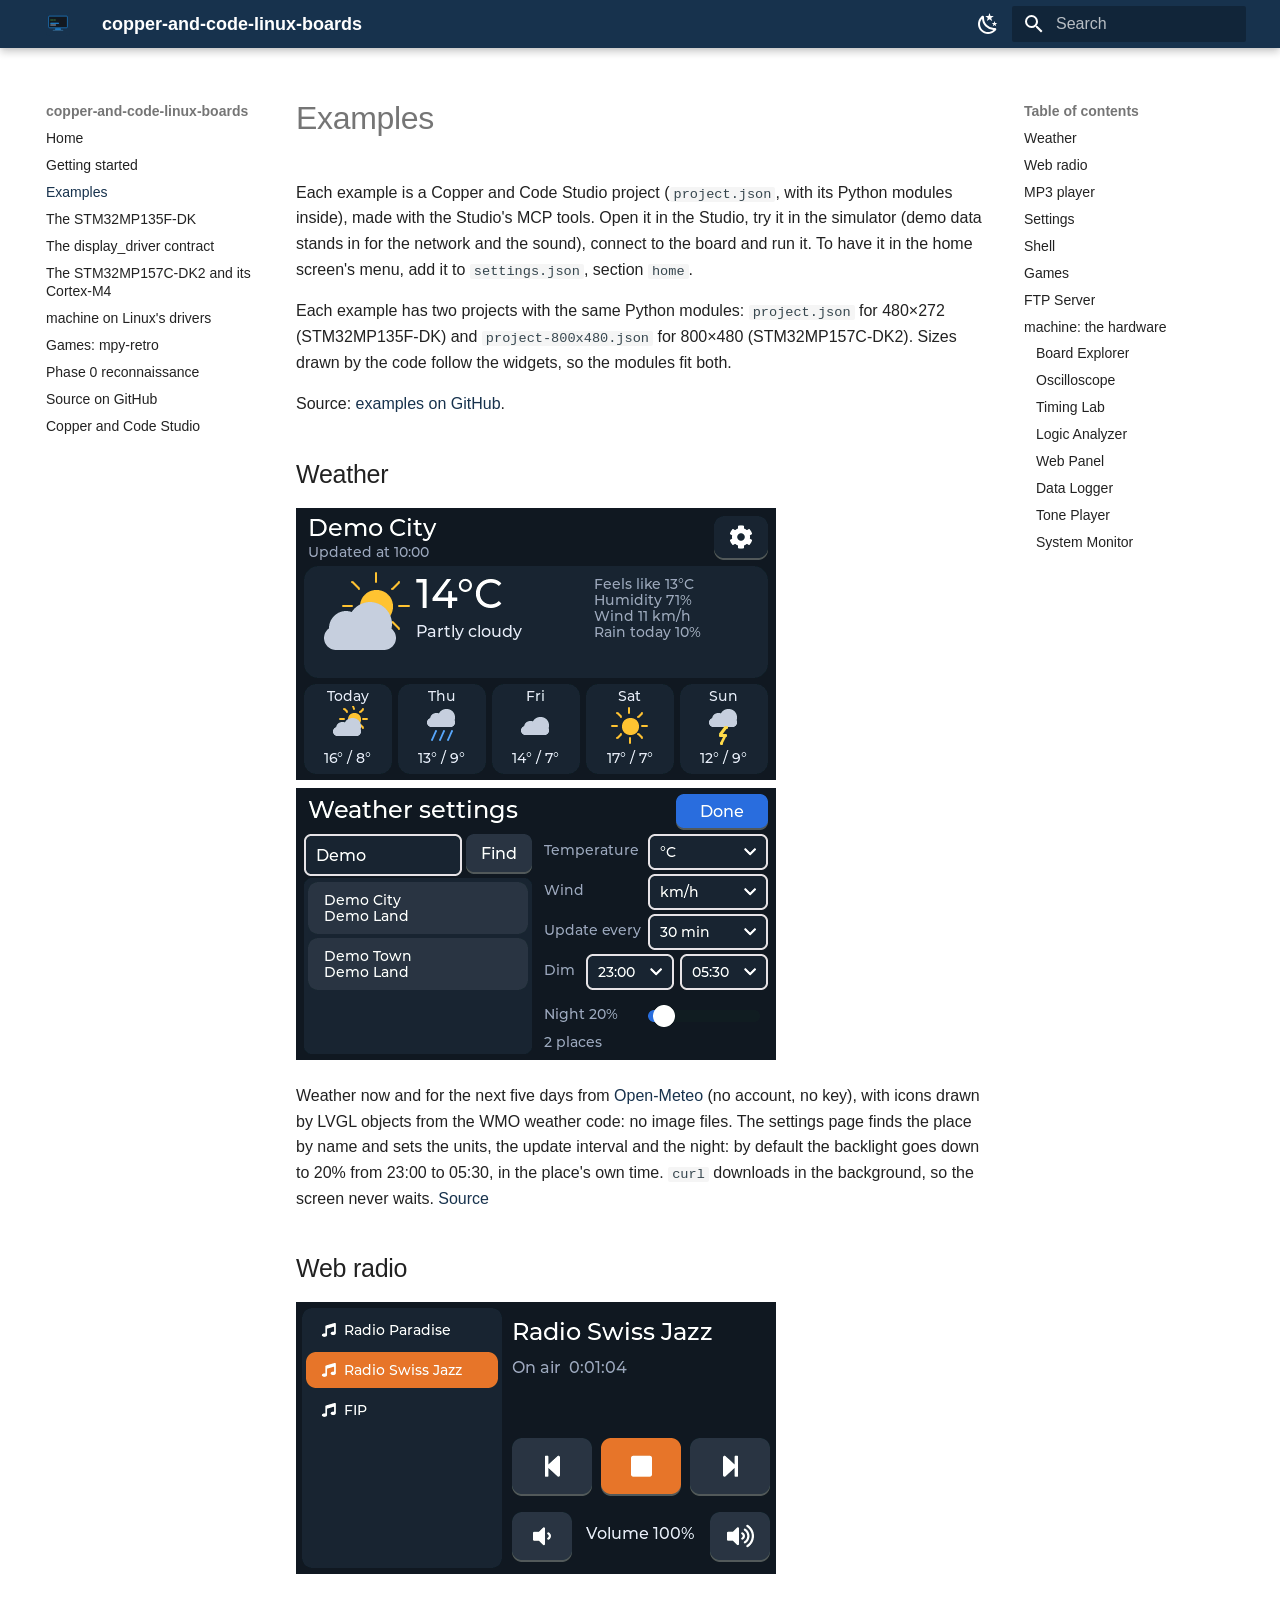
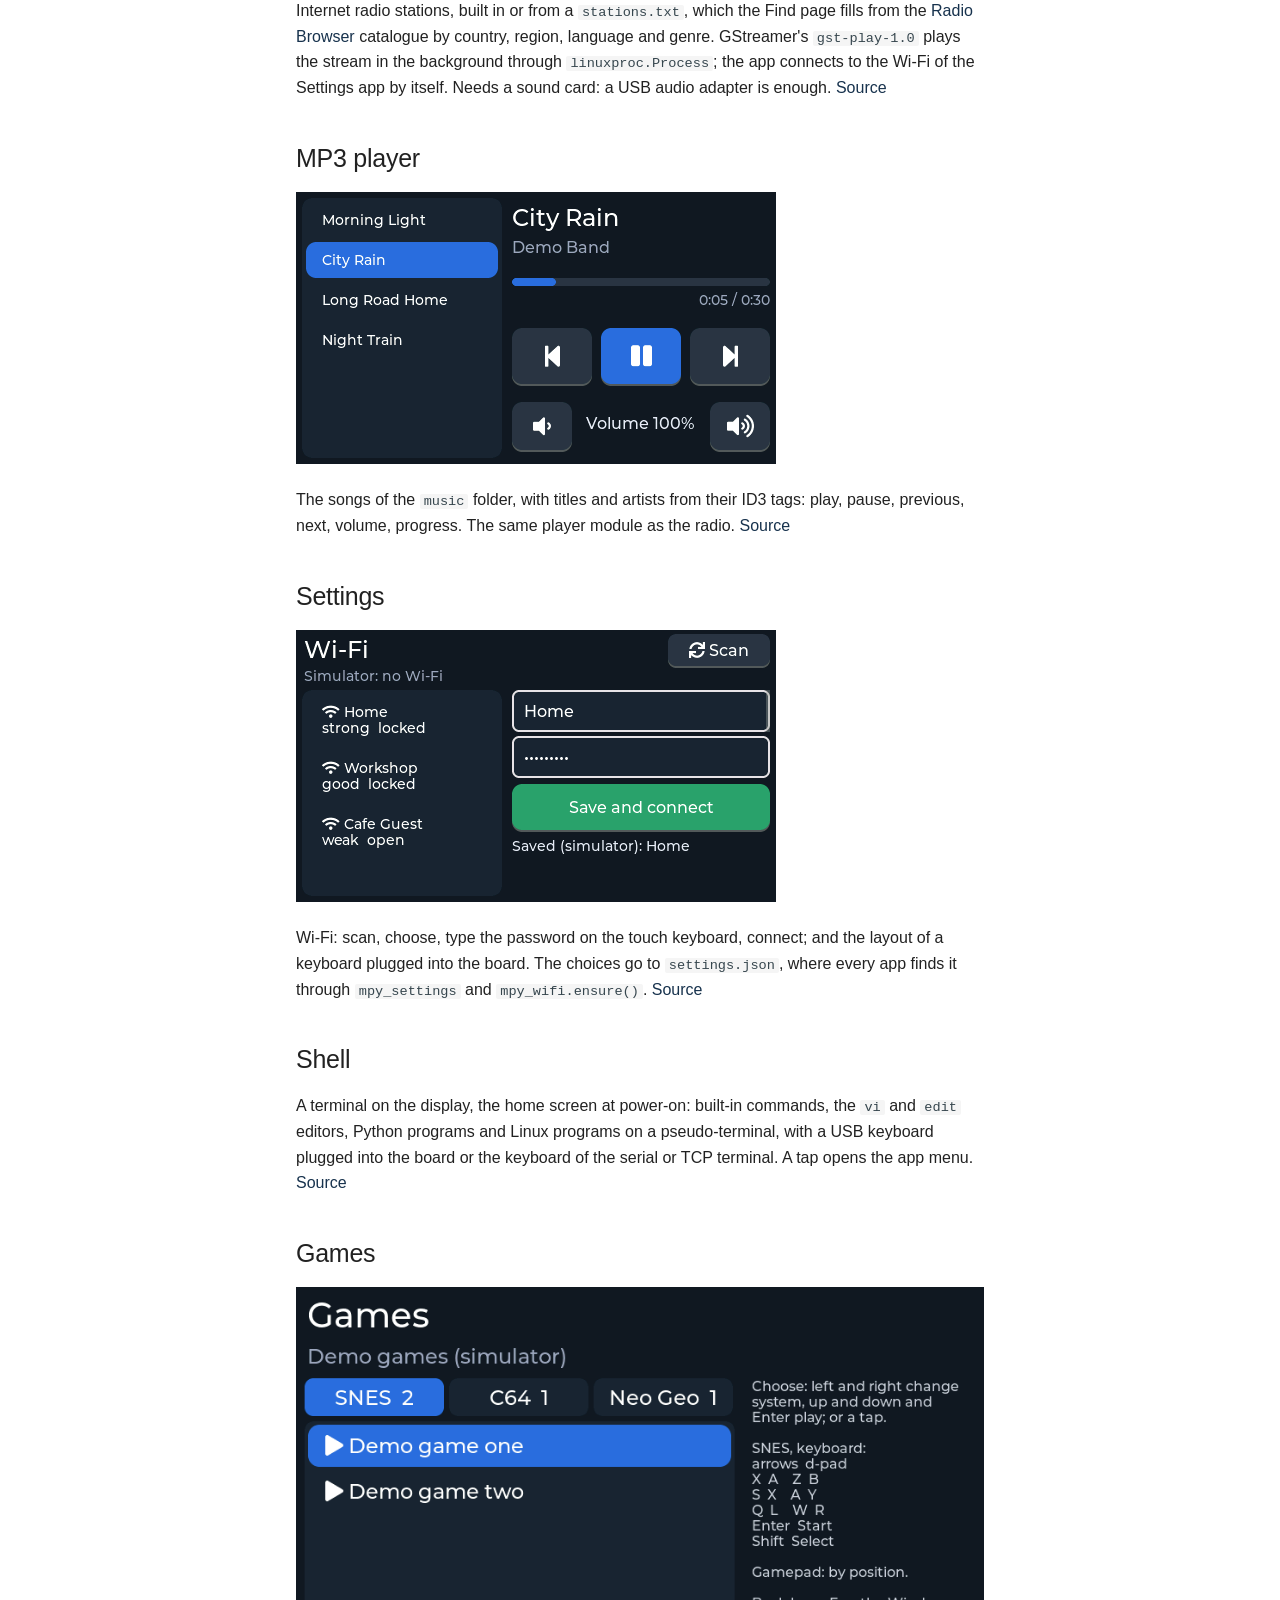
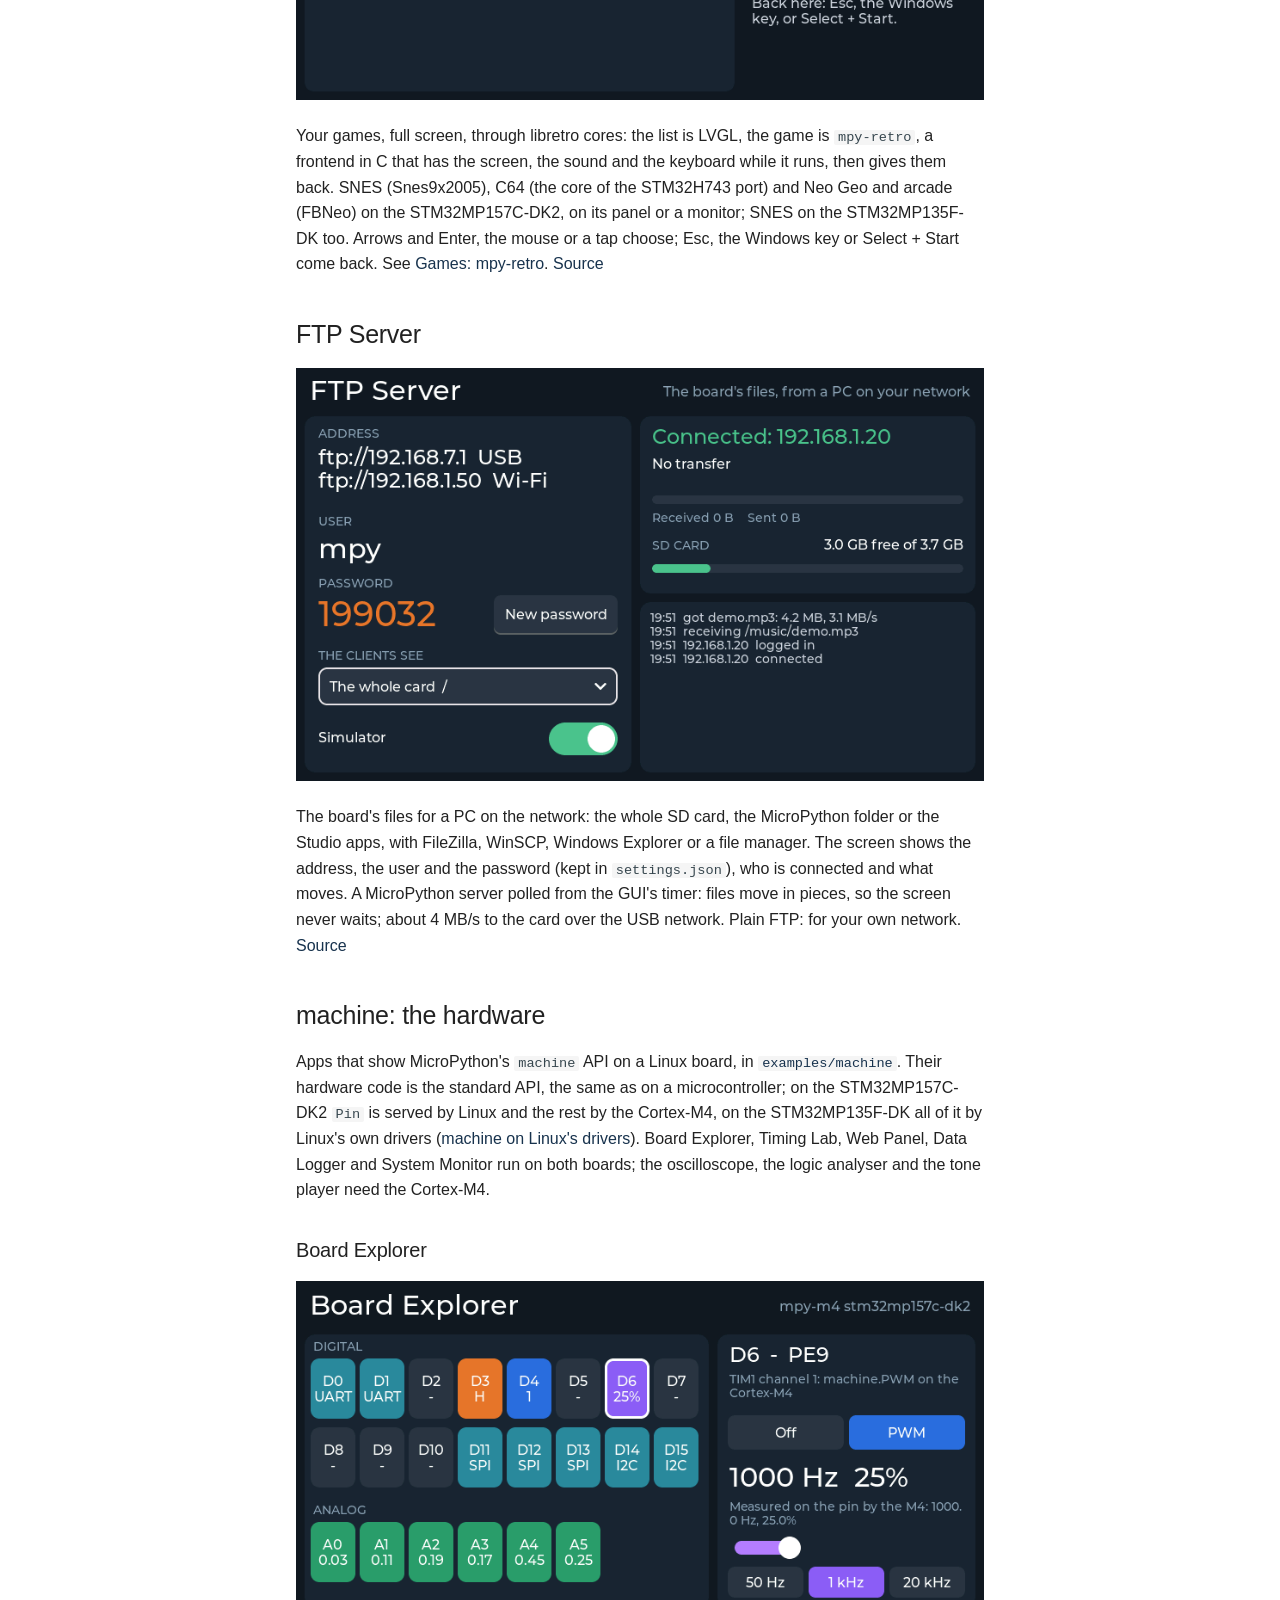
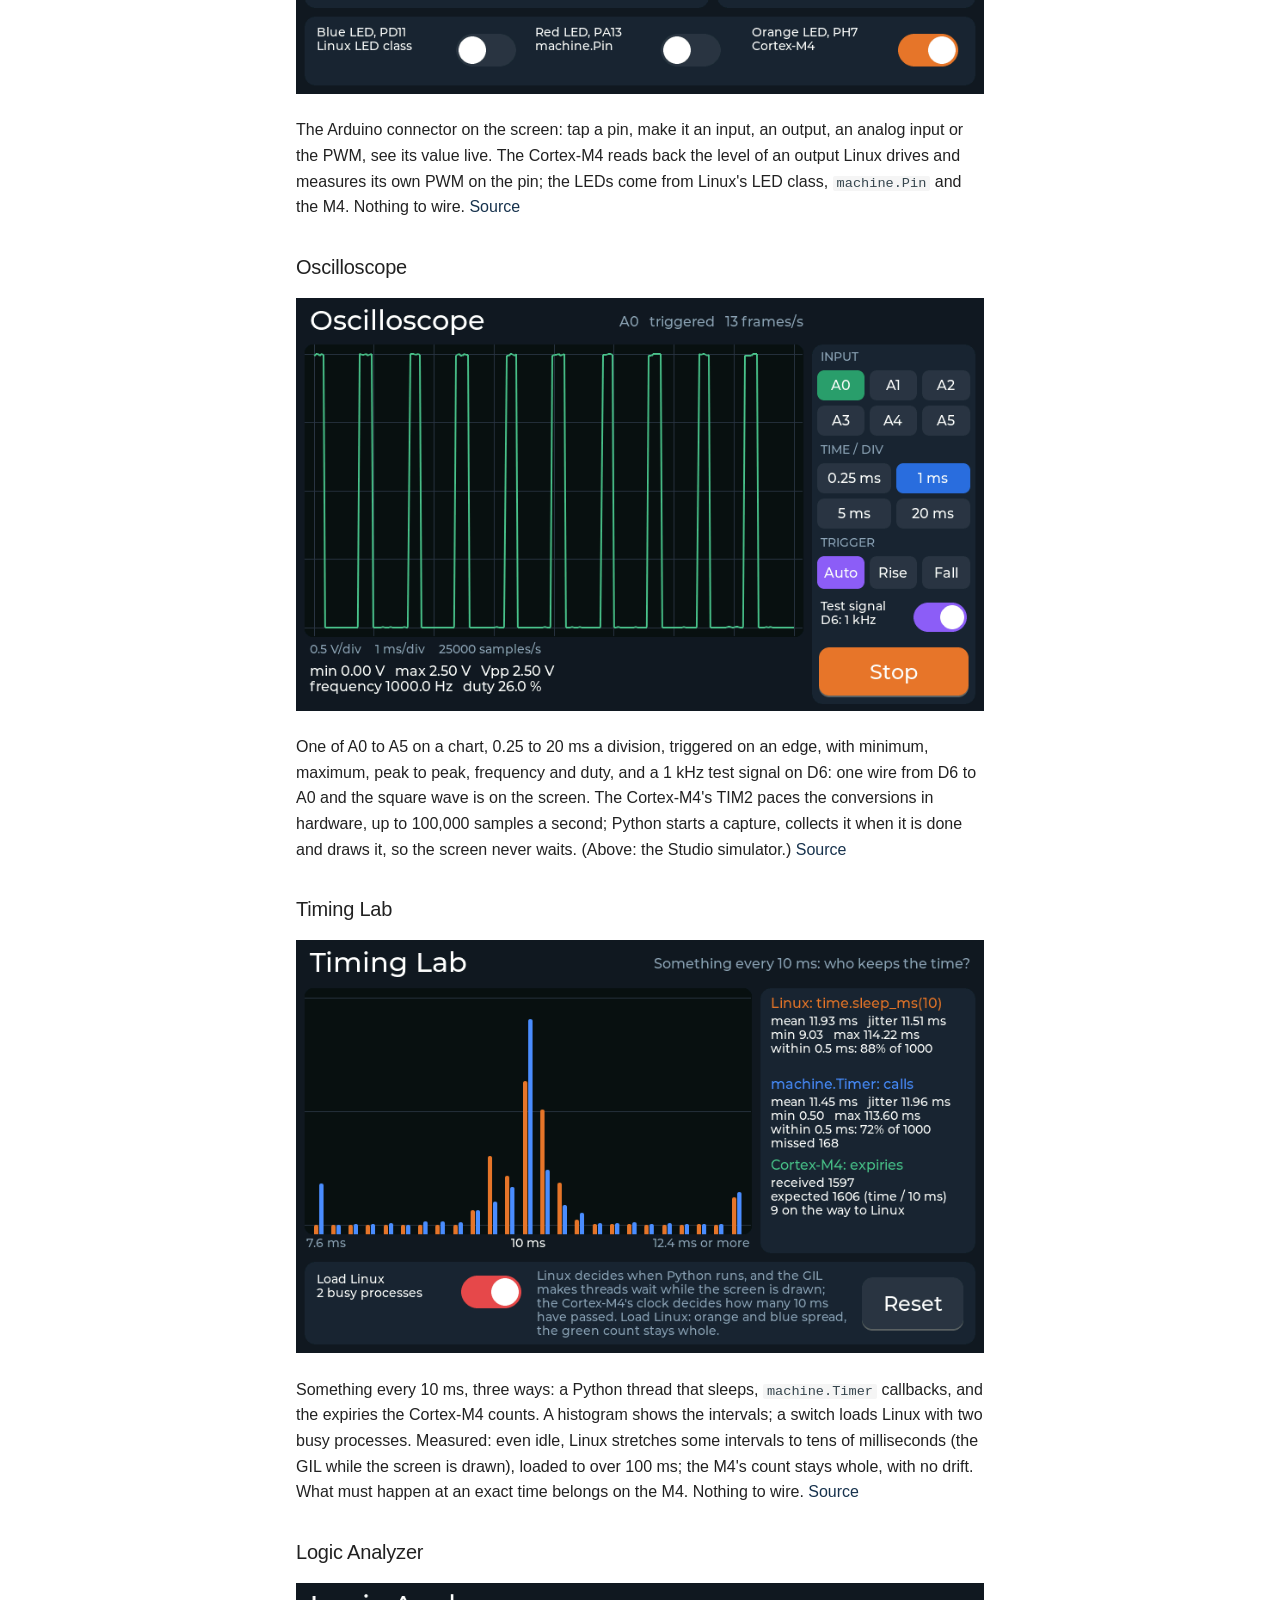
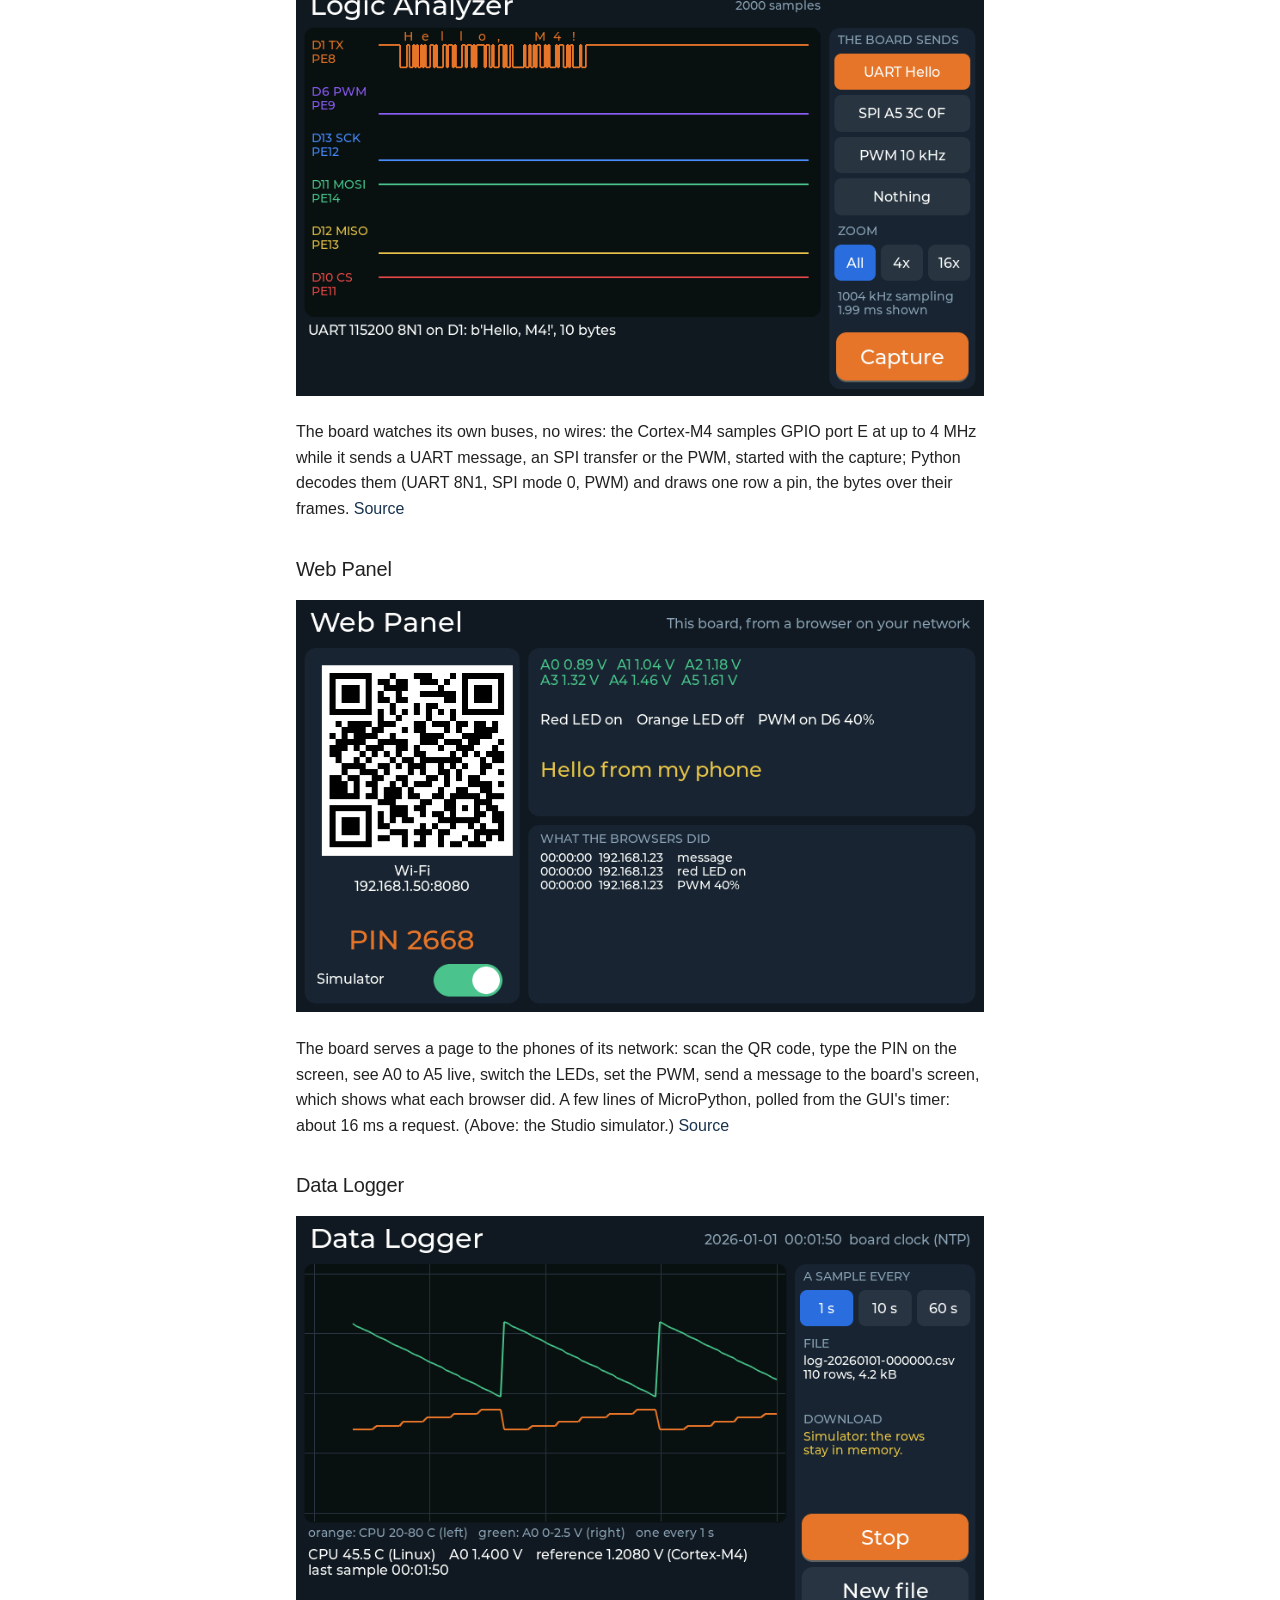
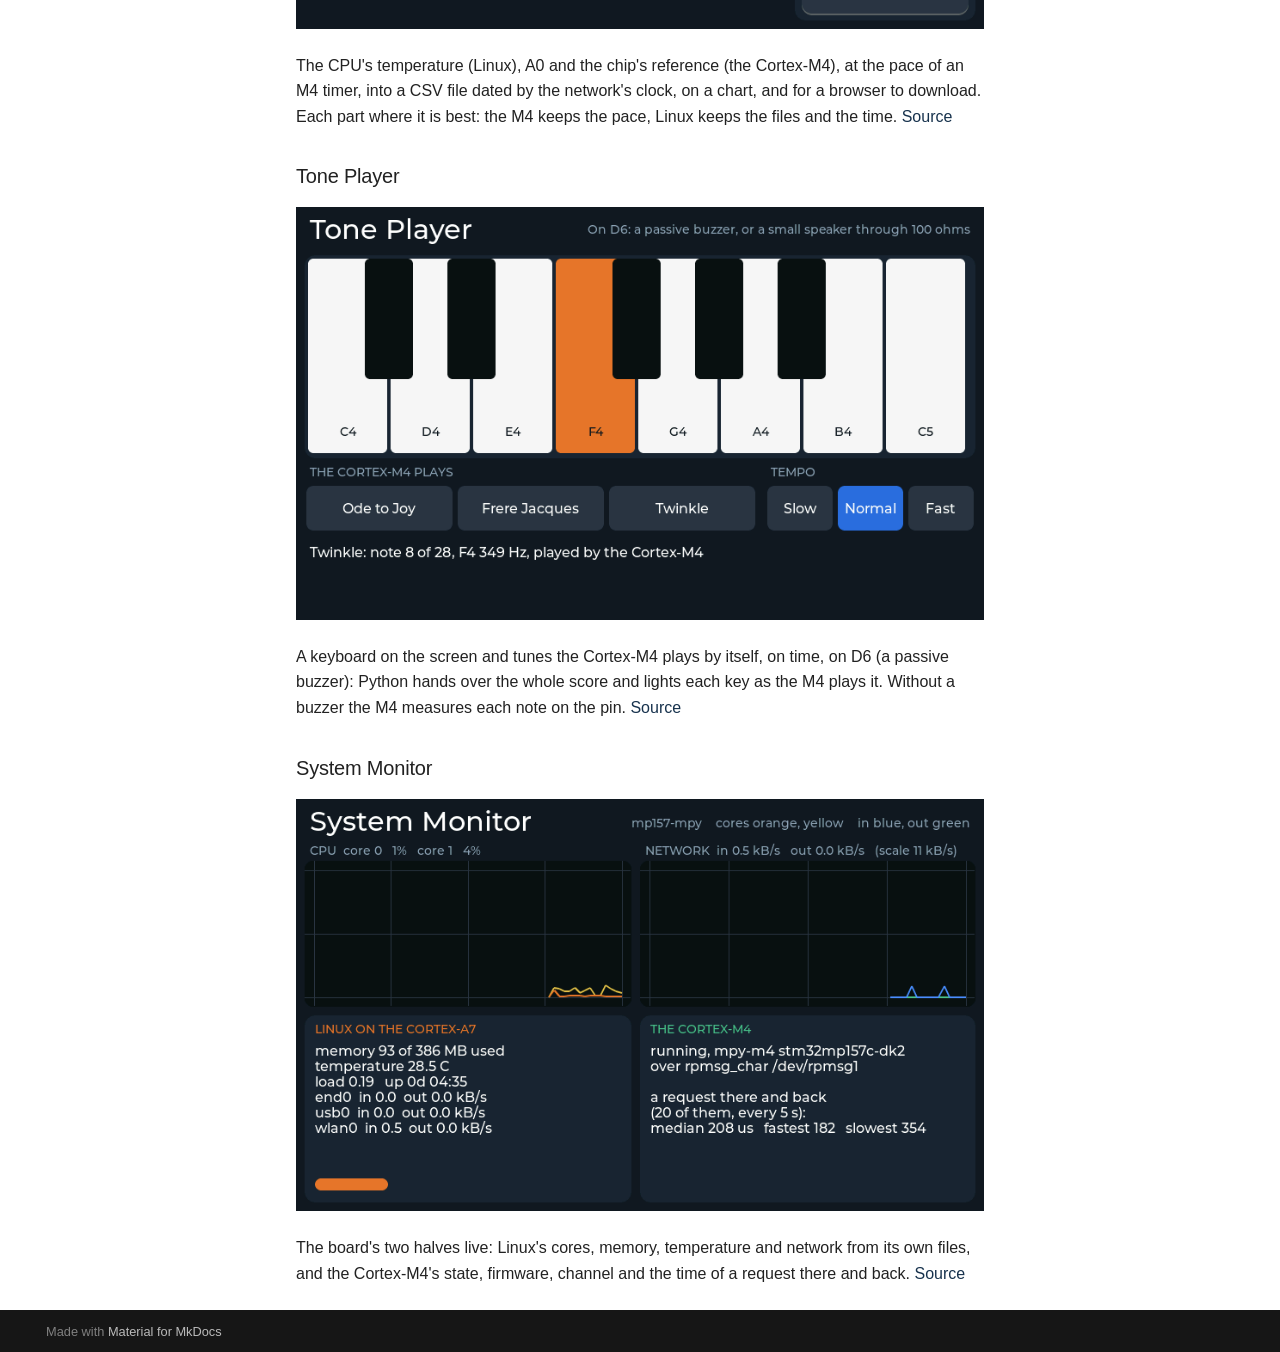
<file: examples/index.html>
<!doctype html>
<html lang="en" class="no-js">
  <head>
    
      <meta charset="utf-8">
      <meta name="viewport" content="width=device-width,initial-scale=1">
      
        <meta name="description" content="Turn a Linux board into a MicroPython board with a touch screen">
      
      
      
        <link rel="canonical" href="https://copper-and-code.github.io/copper-and-code-linux-boards/examples/">
      
      
        <link rel="prev" href="../stm32mp135f-dk-install/">
      
      
        <link rel="next" href="../stm32mp135f-dk/">
      
      
        
      
      
      <link rel="icon" href="../images/logo.svg">
      <meta name="generator" content="mkdocs-1.6.1, mkdocs-material-9.8.1">
    
    
      
        <title>Examples - copper-and-code-linux-boards</title>
      
    
    
      <link rel="stylesheet" href="../assets/stylesheets/main.57a0d79d.min.css">
      
        
        <link rel="stylesheet" href="../assets/stylesheets/palette.fb2fffe2.min.css">
      
      


    
    
      
    
    
      
    
    
      <link rel="stylesheet" href="../stylesheets/site.css">
    
    <script>__md_scope=new URL("..",location),__md_hash=e=>[...e].reduce(((e,_)=>(e<<5)-e+_.charCodeAt(0)),0),__md_get=(e,_=localStorage,t=__md_scope)=>JSON.parse(_.getItem(t.pathname+"."+e)),__md_set=(e,_,t=localStorage,a=__md_scope)=>{try{t.setItem(a.pathname+"."+e,JSON.stringify(_))}catch(e){}}</script>
    
      

    
    
  </head>
  
  
    
    
      
    
    
    
    
    <body dir="ltr" data-md-color-scheme="default" data-md-color-primary="custom" data-md-color-accent="custom">
  
    
    <input class="md-toggle" data-md-toggle="drawer" type="checkbox" id="__drawer" autocomplete="off">
    <input class="md-toggle" data-md-toggle="search" type="checkbox" id="__search" autocomplete="off">
    <label class="md-overlay" for="__drawer"></label>
    <div data-md-component="skip">
      
        
        <a href="#examples" class="md-skip">
          Skip to content
        </a>
      
    </div>
    <div data-md-component="announce">
      
    </div>
    
    
      

  

<header class="md-header md-header--shadow" data-md-component="header">
  <nav class="md-header__inner md-grid" aria-label="Header">
    <a href=".." title="copper-and-code-linux-boards" class="md-header__button md-logo" aria-label="copper-and-code-linux-boards" data-md-component="logo">
      
  <img src="../images/logo.svg" alt="logo">

    </a>
    <label class="md-header__button md-icon" for="__drawer">
      
      <svg xmlns="http://www.w3.org/2000/svg" viewBox="0 0 24 24"><path d="M3 6h18v2H3zm0 5h18v2H3zm0 5h18v2H3z"/></svg>
    </label>
    <div class="md-header__title" data-md-component="header-title">
      <div class="md-header__ellipsis">
        <div class="md-header__topic">
          <span class="md-ellipsis">
            copper-and-code-linux-boards
          </span>
        </div>
        <div class="md-header__topic" data-md-component="header-topic">
          <span class="md-ellipsis">
            
              Examples
            
          </span>
        </div>
      </div>
    </div>
    
      
        <form class="md-header__option" data-md-component="palette">
  
    
    
    
    <input class="md-option" data-md-color-media="(prefers-color-scheme: light)" data-md-color-scheme="default" data-md-color-primary="custom" data-md-color-accent="custom"  aria-label="Switch to dark mode"  type="radio" name="__palette" id="__palette_0">
    
      <label class="md-header__button md-icon" title="Switch to dark mode" for="__palette_1" hidden>
        <svg xmlns="http://www.w3.org/2000/svg" viewBox="0 0 24 24"><path d="m17.75 4.09-2.53 1.94.91 3.06-2.63-1.81-2.63 1.81.91-3.06-2.53-1.94L12.44 4l1.06-3 1.06 3zm3.5 6.91-1.64 1.25.59 1.98-1.7-1.17-1.7 1.17.59-1.98L15.75 11l2.06-.05L18.5 9l.69 1.95zm-2.28 4.95c.83-.08 1.72 1.1 1.19 1.85-.32.45-.66.87-1.08 1.27C15.17 23 8.84 23 4.94 19.07c-3.91-3.9-3.91-10.24 0-14.14.4-.4.82-.76 1.27-1.08.75-.53 1.93.36 1.85 1.19-.27 2.86.69 5.83 2.89 8.02a9.96 9.96 0 0 0 8.02 2.89m-1.64 2.02a12.08 12.08 0 0 1-7.8-3.47c-2.17-2.19-3.33-5-3.49-7.82-2.81 3.14-2.7 7.96.31 10.98 3.02 3.01 7.84 3.12 10.98.31"/></svg>
      </label>
    
  
    
    
    
    <input class="md-option" data-md-color-media="(prefers-color-scheme: dark)" data-md-color-scheme="slate" data-md-color-primary="custom" data-md-color-accent="custom"  aria-label="Switch to light mode"  type="radio" name="__palette" id="__palette_1">
    
      <label class="md-header__button md-icon" title="Switch to light mode" for="__palette_0" hidden>
        <svg xmlns="http://www.w3.org/2000/svg" viewBox="0 0 24 24"><path d="M12 7a5 5 0 0 1 5 5 5 5 0 0 1-5 5 5 5 0 0 1-5-5 5 5 0 0 1 5-5m0 2a3 3 0 0 0-3 3 3 3 0 0 0 3 3 3 3 0 0 0 3-3 3 3 0 0 0-3-3m0-7 2.39 3.42C13.65 5.15 12.84 5 12 5s-1.65.15-2.39.42zM3.34 7l4.16-.35A7.2 7.2 0 0 0 5.94 8.5c-.44.74-.69 1.5-.83 2.29zm.02 10 1.76-3.77a7.131 7.131 0 0 0 2.38 4.14zM20.65 7l-1.77 3.79a7.02 7.02 0 0 0-2.38-4.15zm-.01 10-4.14.36c.59-.51 1.12-1.14 1.54-1.86.42-.73.69-1.5.83-2.29zM12 22l-2.41-3.44c.74.27 1.55.44 2.41.44.82 0 1.63-.17 2.37-.44z"/></svg>
      </label>
    
  
</form>
      
    
    
      <script>var palette=__md_get("__palette");if(palette&&palette.color){if("(prefers-color-scheme)"===palette.color.media){var media=matchMedia("(prefers-color-scheme: light)"),input=document.querySelector(media.matches?"[data-md-color-media='(prefers-color-scheme: light)']":"[data-md-color-media='(prefers-color-scheme: dark)']");palette.color.media=input.getAttribute("data-md-color-media"),palette.color.scheme=input.getAttribute("data-md-color-scheme"),palette.color.primary=input.getAttribute("data-md-color-primary"),palette.color.accent=input.getAttribute("data-md-color-accent")}for(var[key,value]of Object.entries(palette.color))document.body.setAttribute("data-md-color-"+key,value)}</script>
    
    
    
      
      
        <label class="md-header__button md-icon" for="__search">
          
          <svg xmlns="http://www.w3.org/2000/svg" viewBox="0 0 24 24"><path d="M9.5 3A6.5 6.5 0 0 1 16 9.5c0 1.61-.59 3.09-1.56 4.23l.27.27h.79l5 5-1.5 1.5-5-5v-.79l-.27-.27A6.52 6.52 0 0 1 9.5 16 6.5 6.5 0 0 1 3 9.5 6.5 6.5 0 0 1 9.5 3m0 2C7 5 5 7 5 9.5S7 14 9.5 14 14 12 14 9.5 12 5 9.5 5"/></svg>
        </label>
        <div class="md-search" data-md-component="search" role="dialog">
  <label class="md-search__overlay" for="__search"></label>
  <div class="md-search__inner" role="search">
    <form class="md-search__form" name="search">
      <input type="text" class="md-search__input" name="query" aria-label="Search" placeholder="Search" autocapitalize="off" autocorrect="off" autocomplete="off" spellcheck="false" data-md-component="search-query" required>
      <label class="md-search__icon md-icon" for="__search">
        
        <svg xmlns="http://www.w3.org/2000/svg" viewBox="0 0 24 24"><path d="M9.5 3A6.5 6.5 0 0 1 16 9.5c0 1.61-.59 3.09-1.56 4.23l.27.27h.79l5 5-1.5 1.5-5-5v-.79l-.27-.27A6.52 6.52 0 0 1 9.5 16 6.5 6.5 0 0 1 3 9.5 6.5 6.5 0 0 1 9.5 3m0 2C7 5 5 7 5 9.5S7 14 9.5 14 14 12 14 9.5 12 5 9.5 5"/></svg>
        
        <svg xmlns="http://www.w3.org/2000/svg" viewBox="0 0 24 24"><path d="M20 11v2H8l5.5 5.5-1.42 1.42L4.16 12l7.92-7.92L13.5 5.5 8 11z"/></svg>
      </label>
      <nav class="md-search__options" aria-label="Search">
        
          <a href="javascript:void(0)" class="md-search__icon md-icon" title="Share" aria-label="Share" data-clipboard data-clipboard-text="" data-md-component="search-share" tabindex="-1">
            
            <svg xmlns="http://www.w3.org/2000/svg" viewBox="0 0 24 24"><path d="M18 16.08c-.76 0-1.44.3-1.96.77L8.91 12.7c.05-.23.09-.46.09-.7s-.04-.47-.09-.7l7.05-4.11c.54.5 1.25.81 2.04.81a3 3 0 0 0 3-3 3 3 0 0 0-3-3 3 3 0 0 0-3 3c0 .24.04.47.09.7L8.04 9.81C7.5 9.31 6.79 9 6 9a3 3 0 0 0-3 3 3 3 0 0 0 3 3c.79 0 1.5-.31 2.04-.81l7.12 4.15c-.05.21-.08.43-.08.66 0 1.61 1.31 2.91 2.92 2.91s2.92-1.3 2.92-2.91A2.92 2.92 0 0 0 18 16.08"/></svg>
          </a>
        
        <button type="reset" class="md-search__icon md-icon" title="Clear" aria-label="Clear" tabindex="-1">
          
          <svg xmlns="http://www.w3.org/2000/svg" viewBox="0 0 24 24"><path d="M19 6.41 17.59 5 12 10.59 6.41 5 5 6.41 10.59 12 5 17.59 6.41 19 12 13.41 17.59 19 19 17.59 13.41 12z"/></svg>
        </button>
      </nav>
      
    </form>
    <div class="md-search__output">
      <div class="md-search__scrollwrap" tabindex="0" data-md-scrollfix>
        <div class="md-search-result" data-md-component="search-result">
          <div class="md-search-result__meta">
            Initializing search
          </div>
          <ol class="md-search-result__list" role="presentation"></ol>
        </div>
      </div>
    </div>
  </div>
</div>
      
    
    
  </nav>
  
</header>
    
    <div class="md-container" data-md-component="container">
      
      
        
          
        
      
      <main class="md-main" data-md-component="main">
        <div class="md-main__inner md-grid">
          
            
              
              <div class="md-sidebar md-sidebar--primary" data-md-component="sidebar" data-md-type="navigation" >
                <div class="md-sidebar__scrollwrap">
                  <div class="md-sidebar__inner">
                    



<nav class="md-nav md-nav--primary" aria-label="Navigation" data-md-level="0">
  <label class="md-nav__title" for="__drawer">
    <a href=".." title="copper-and-code-linux-boards" class="md-nav__button md-logo" aria-label="copper-and-code-linux-boards" data-md-component="logo">
      
  <img src="../images/logo.svg" alt="logo">

    </a>
    copper-and-code-linux-boards
  </label>
  
  <ul class="md-nav__list" data-md-scrollfix>
    
      
      
  
  
  
  
    <li class="md-nav__item">
      <a href=".." class="md-nav__link">
        
  
  
  <span class="md-ellipsis">
    
  
    Home
  

    
  </span>
  
  

      </a>
    </li>
  

    
      
      
  
  
  
  
    <li class="md-nav__item">
      <a href="../stm32mp135f-dk-install/" class="md-nav__link">
        
  
  
  <span class="md-ellipsis">
    
  
    Getting started
  

    
  </span>
  
  

      </a>
    </li>
  

    
      
      
  
  
    
  
  
  
    <li class="md-nav__item md-nav__item--active">
      
      <input class="md-nav__toggle md-toggle" type="checkbox" id="__toc">
      
      
        
      
      
        <label class="md-nav__link md-nav__link--active" for="__toc">
          
  
  
  <span class="md-ellipsis">
    
  
    Examples
  

    
  </span>
  
  

          <span class="md-nav__icon md-icon"></span>
        </label>
      
      <a href="./" class="md-nav__link md-nav__link--active">
        
  
  
  <span class="md-ellipsis">
    
  
    Examples
  

    
  </span>
  
  

      </a>
      
        

<nav class="md-nav md-nav--secondary" aria-label="Table of contents">
  
  
  
    
  
  
    <label class="md-nav__title" for="__toc">
      <span class="md-nav__icon md-icon"></span>
      Table of contents
    </label>
    <ul class="md-nav__list" data-md-component="toc" data-md-scrollfix>
      
        <li class="md-nav__item">
  <a href="#weather" class="md-nav__link">
    <span class="md-ellipsis">
      
        Weather
      
    </span>
  </a>
  
</li>
      
        <li class="md-nav__item">
  <a href="#web-radio" class="md-nav__link">
    <span class="md-ellipsis">
      
        Web radio
      
    </span>
  </a>
  
</li>
      
        <li class="md-nav__item">
  <a href="#mp3-player" class="md-nav__link">
    <span class="md-ellipsis">
      
        MP3 player
      
    </span>
  </a>
  
</li>
      
        <li class="md-nav__item">
  <a href="#settings" class="md-nav__link">
    <span class="md-ellipsis">
      
        Settings
      
    </span>
  </a>
  
</li>
      
        <li class="md-nav__item">
  <a href="#shell" class="md-nav__link">
    <span class="md-ellipsis">
      
        Shell
      
    </span>
  </a>
  
</li>
      
        <li class="md-nav__item">
  <a href="#games" class="md-nav__link">
    <span class="md-ellipsis">
      
        Games
      
    </span>
  </a>
  
</li>
      
        <li class="md-nav__item">
  <a href="#ftp-server" class="md-nav__link">
    <span class="md-ellipsis">
      
        FTP Server
      
    </span>
  </a>
  
</li>
      
        <li class="md-nav__item">
  <a href="#machine-the-hardware" class="md-nav__link">
    <span class="md-ellipsis">
      
        machine: the hardware
      
    </span>
  </a>
  
    <nav class="md-nav" aria-label="machine: the hardware">
      <ul class="md-nav__list">
        
          <li class="md-nav__item">
  <a href="#board-explorer" class="md-nav__link">
    <span class="md-ellipsis">
      
        Board Explorer
      
    </span>
  </a>
  
</li>
        
          <li class="md-nav__item">
  <a href="#oscilloscope" class="md-nav__link">
    <span class="md-ellipsis">
      
        Oscilloscope
      
    </span>
  </a>
  
</li>
        
          <li class="md-nav__item">
  <a href="#timing-lab" class="md-nav__link">
    <span class="md-ellipsis">
      
        Timing Lab
      
    </span>
  </a>
  
</li>
        
          <li class="md-nav__item">
  <a href="#logic-analyzer" class="md-nav__link">
    <span class="md-ellipsis">
      
        Logic Analyzer
      
    </span>
  </a>
  
</li>
        
          <li class="md-nav__item">
  <a href="#web-panel" class="md-nav__link">
    <span class="md-ellipsis">
      
        Web Panel
      
    </span>
  </a>
  
</li>
        
          <li class="md-nav__item">
  <a href="#data-logger" class="md-nav__link">
    <span class="md-ellipsis">
      
        Data Logger
      
    </span>
  </a>
  
</li>
        
          <li class="md-nav__item">
  <a href="#tone-player" class="md-nav__link">
    <span class="md-ellipsis">
      
        Tone Player
      
    </span>
  </a>
  
</li>
        
          <li class="md-nav__item">
  <a href="#system-monitor" class="md-nav__link">
    <span class="md-ellipsis">
      
        System Monitor
      
    </span>
  </a>
  
</li>
        
      </ul>
    </nav>
  
</li>
      
    </ul>
  
</nav>
      
    </li>
  

    
      
      
  
  
  
  
    <li class="md-nav__item">
      <a href="../stm32mp135f-dk/" class="md-nav__link">
        
  
  
  <span class="md-ellipsis">
    
  
    The STM32MP135F-DK
  

    
  </span>
  
  

      </a>
    </li>
  

    
      
      
  
  
  
  
    <li class="md-nav__item">
      <a href="../display-driver/" class="md-nav__link">
        
  
  
  <span class="md-ellipsis">
    
  
    The display_driver contract
  

    
  </span>
  
  

      </a>
    </li>
  

    
      
      
  
  
  
  
    <li class="md-nav__item">
      <a href="../stm32mp157c-dk2/" class="md-nav__link">
        
  
  
  <span class="md-ellipsis">
    
  
    The STM32MP157C-DK2 and its Cortex-M4
  

    
  </span>
  
  

      </a>
    </li>
  

    
      
      
  
  
  
  
    <li class="md-nav__item">
      <a href="../machine-linux/" class="md-nav__link">
        
  
  
  <span class="md-ellipsis">
    
  
    machine on Linux's drivers
  

    
  </span>
  
  

      </a>
    </li>
  

    
      
      
  
  
  
  
    <li class="md-nav__item">
      <a href="../retro/" class="md-nav__link">
        
  
  
  <span class="md-ellipsis">
    
  
    Games: mpy-retro
  

    
  </span>
  
  

      </a>
    </li>
  

    
      
      
  
  
  
  
    <li class="md-nav__item">
      <a href="../ricognizione/" class="md-nav__link">
        
  
  
  <span class="md-ellipsis">
    
  
    Phase 0 reconnaissance
  

    
  </span>
  
  

      </a>
    </li>
  

    
      
      
  
  
  
  
    <li class="md-nav__item">
      <a href="https://github.com/Copper-And-Code/copper-and-code-linux-boards" class="md-nav__link">
        
  
  
  <span class="md-ellipsis">
    
  
    Source on GitHub
  

    
  </span>
  
  

      </a>
    </li>
  

    
      
      
  
  
  
  
    <li class="md-nav__item">
      <a href="https://copper-and-code.github.io/copper-and-code-studio/" class="md-nav__link">
        
  
  
  <span class="md-ellipsis">
    
  
    Copper and Code Studio
  

    
  </span>
  
  

      </a>
    </li>
  

    
  </ul>
</nav>
                  </div>
                </div>
              </div>
            
            
              
              <div class="md-sidebar md-sidebar--secondary" data-md-component="sidebar" data-md-type="toc" >
                <div class="md-sidebar__scrollwrap">
                  <div class="md-sidebar__inner">
                    

<nav class="md-nav md-nav--secondary" aria-label="Table of contents">
  
  
  
    
  
  
    <label class="md-nav__title" for="__toc">
      <span class="md-nav__icon md-icon"></span>
      Table of contents
    </label>
    <ul class="md-nav__list" data-md-component="toc" data-md-scrollfix>
      
        <li class="md-nav__item">
  <a href="#weather" class="md-nav__link">
    <span class="md-ellipsis">
      
        Weather
      
    </span>
  </a>
  
</li>
      
        <li class="md-nav__item">
  <a href="#web-radio" class="md-nav__link">
    <span class="md-ellipsis">
      
        Web radio
      
    </span>
  </a>
  
</li>
      
        <li class="md-nav__item">
  <a href="#mp3-player" class="md-nav__link">
    <span class="md-ellipsis">
      
        MP3 player
      
    </span>
  </a>
  
</li>
      
        <li class="md-nav__item">
  <a href="#settings" class="md-nav__link">
    <span class="md-ellipsis">
      
        Settings
      
    </span>
  </a>
  
</li>
      
        <li class="md-nav__item">
  <a href="#shell" class="md-nav__link">
    <span class="md-ellipsis">
      
        Shell
      
    </span>
  </a>
  
</li>
      
        <li class="md-nav__item">
  <a href="#games" class="md-nav__link">
    <span class="md-ellipsis">
      
        Games
      
    </span>
  </a>
  
</li>
      
        <li class="md-nav__item">
  <a href="#ftp-server" class="md-nav__link">
    <span class="md-ellipsis">
      
        FTP Server
      
    </span>
  </a>
  
</li>
      
        <li class="md-nav__item">
  <a href="#machine-the-hardware" class="md-nav__link">
    <span class="md-ellipsis">
      
        machine: the hardware
      
    </span>
  </a>
  
    <nav class="md-nav" aria-label="machine: the hardware">
      <ul class="md-nav__list">
        
          <li class="md-nav__item">
  <a href="#board-explorer" class="md-nav__link">
    <span class="md-ellipsis">
      
        Board Explorer
      
    </span>
  </a>
  
</li>
        
          <li class="md-nav__item">
  <a href="#oscilloscope" class="md-nav__link">
    <span class="md-ellipsis">
      
        Oscilloscope
      
    </span>
  </a>
  
</li>
        
          <li class="md-nav__item">
  <a href="#timing-lab" class="md-nav__link">
    <span class="md-ellipsis">
      
        Timing Lab
      
    </span>
  </a>
  
</li>
        
          <li class="md-nav__item">
  <a href="#logic-analyzer" class="md-nav__link">
    <span class="md-ellipsis">
      
        Logic Analyzer
      
    </span>
  </a>
  
</li>
        
          <li class="md-nav__item">
  <a href="#web-panel" class="md-nav__link">
    <span class="md-ellipsis">
      
        Web Panel
      
    </span>
  </a>
  
</li>
        
          <li class="md-nav__item">
  <a href="#data-logger" class="md-nav__link">
    <span class="md-ellipsis">
      
        Data Logger
      
    </span>
  </a>
  
</li>
        
          <li class="md-nav__item">
  <a href="#tone-player" class="md-nav__link">
    <span class="md-ellipsis">
      
        Tone Player
      
    </span>
  </a>
  
</li>
        
          <li class="md-nav__item">
  <a href="#system-monitor" class="md-nav__link">
    <span class="md-ellipsis">
      
        System Monitor
      
    </span>
  </a>
  
</li>
        
      </ul>
    </nav>
  
</li>
      
    </ul>
  
</nav>
                  </div>
                </div>
              </div>
            
          
          
            <div class="md-content" data-md-component="content">
              
              <article class="md-content__inner md-typeset">
                
                  



<h1 id="examples">Examples<a class="headerlink" href="#examples" title="Permanent link">&para;</a></h1>
<p>Each example is a Copper and Code Studio project (<code>project.json</code>, with its Python modules inside), made
with the Studio's MCP tools. Open it in the Studio, try it in the simulator (demo data stands in for
the network and the sound), connect to the board and run it. To have it in the home screen's menu,
add it to <code>settings.json</code>, section <code>home</code>.</p>
<p>Each example has two projects with the same Python modules: <code>project.json</code> for 480×272 (STM32MP135F-DK)
and <code>project-800x480.json</code> for 800×480 (STM32MP157C-DK2). Sizes drawn by the code follow the widgets,
so the modules fit both.</p>
<p>Source: <a href="https://github.com/Copper-And-Code/copper-and-code-linux-boards/tree/main/examples">examples on GitHub</a>.</p>
<h2 id="weather">Weather<a class="headerlink" href="#weather" title="Permanent link">&para;</a></h2>
<p><img alt="Weather" src="../images/weather.png" /> <img alt="Weather settings" src="../images/weather-settings.png" /></p>
<p>Weather now and for the next five days from <a href="https://open-meteo.com">Open-Meteo</a> (no account, no
key), with icons drawn by LVGL objects from the WMO weather code: no image files. The settings page
finds the place by name and sets the units, the update interval and the night: by default the
backlight goes down to 20% from 23:00 to 05:30, in the place's own time. <code>curl</code> downloads in the
background, so the screen never waits.
<a href="https://github.com/Copper-And-Code/copper-and-code-linux-boards/tree/main/examples/weather">Source</a></p>
<h2 id="web-radio">Web radio<a class="headerlink" href="#web-radio" title="Permanent link">&para;</a></h2>
<p><img alt="Web radio" src="../images/web-radio.png" /></p>
<p>Internet radio stations, built in or from a <code>stations.txt</code>, which the Find page fills from the
<a href="https://www.radio-browser.info">Radio Browser</a> catalogue by country, region, language and genre. GStreamer's <code>gst-play-1.0</code> plays the
stream in the background through <code>linuxproc.Process</code>; the app connects to the Wi-Fi of the Settings
app by itself. Needs a sound card: a USB audio adapter is enough.
<a href="https://github.com/Copper-And-Code/copper-and-code-linux-boards/tree/main/examples/web-radio">Source</a></p>
<h2 id="mp3-player">MP3 player<a class="headerlink" href="#mp3-player" title="Permanent link">&para;</a></h2>
<p><img alt="MP3 player" src="../images/mp3-player.png" /></p>
<p>The songs of the <code>music</code> folder, with titles and artists from their ID3 tags: play, pause, previous,
next, volume, progress. The same player module as the radio.
<a href="https://github.com/Copper-And-Code/copper-and-code-linux-boards/tree/main/examples/mp3-player">Source</a></p>
<h2 id="settings">Settings<a class="headerlink" href="#settings" title="Permanent link">&para;</a></h2>
<p><img alt="Settings" src="../images/settings.png" /></p>
<p>Wi-Fi: scan, choose, type the password on the touch keyboard, connect; and the layout of a
keyboard plugged into the board. The choices go to <code>settings.json</code>, where every app finds it through <code>mpy_settings</code> and <code>mpy_wifi.ensure()</code>.
<a href="https://github.com/Copper-And-Code/copper-and-code-linux-boards/tree/main/examples/settings">Source</a></p>
<h2 id="shell">Shell<a class="headerlink" href="#shell" title="Permanent link">&para;</a></h2>
<p>A terminal on the display, the home screen at power-on: built-in commands, the <code>vi</code> and <code>edit</code>
editors, Python programs and Linux programs on a pseudo-terminal, with a USB keyboard plugged into the
board or the keyboard of the serial or TCP terminal. A tap opens the app menu.
<a href="https://github.com/Copper-And-Code/copper-and-code-linux-boards/tree/main/examples/shell-linux">Source</a></p>
<h2 id="games">Games<a class="headerlink" href="#games" title="Permanent link">&para;</a></h2>
<p><img alt="Games" src="../images/games.png" /></p>
<p>Your games, full screen, through libretro cores: the list is LVGL, the game is <code>mpy-retro</code>, a
frontend in C that has the screen, the sound and the keyboard while it runs, then gives them back.
SNES (Snes9x2005), C64 (the core of the STM32H743 port) and Neo Geo and arcade (FBNeo) on the
STM32MP157C-DK2, on its panel or a monitor; SNES on the STM32MP135F-DK too. Arrows and Enter,
the mouse or a tap choose; Esc, the Windows key or Select + Start come back. See
<a href="../retro/">Games: mpy-retro</a>.
<a href="https://github.com/Copper-And-Code/copper-and-code-linux-boards/tree/main/examples/games">Source</a></p>
<h2 id="ftp-server">FTP Server<a class="headerlink" href="#ftp-server" title="Permanent link">&para;</a></h2>
<p><img alt="FTP Server" src="../images/ftp-server.png" /></p>
<p>The board's files for a PC on the network: the whole SD card, the MicroPython folder or the Studio
apps, with FileZilla, WinSCP, Windows Explorer or a file manager. The screen shows the address, the
user and the password (kept in <code>settings.json</code>), who is connected and what moves. A MicroPython
server polled from the GUI's timer: files move in pieces, so the screen never waits; about 4 MB/s
to the card over the USB network. Plain FTP: for your own network.
<a href="https://github.com/Copper-And-Code/copper-and-code-linux-boards/tree/main/examples/ftp-server">Source</a></p>
<h2 id="machine-the-hardware">machine: the hardware<a class="headerlink" href="#machine-the-hardware" title="Permanent link">&para;</a></h2>
<p>Apps that show MicroPython's <code>machine</code> API on a Linux board, in
<a href="https://github.com/Copper-And-Code/copper-and-code-linux-boards/tree/main/examples/machine"><code>examples/machine</code></a>.
Their hardware code is the standard API, the same as on a microcontroller; on the STM32MP157C-DK2
<code>Pin</code> is served by Linux and the rest by the Cortex-M4, on the STM32MP135F-DK all of it by Linux's
own drivers (<a href="../machine-linux/">machine on Linux's drivers</a>). Board Explorer, Timing Lab, Web Panel,
Data Logger and System Monitor run on both boards; the oscilloscope, the logic analyser and the tone
player need the Cortex-M4.</p>
<h3 id="board-explorer">Board Explorer<a class="headerlink" href="#board-explorer" title="Permanent link">&para;</a></h3>
<p><img alt="Board Explorer" src="../images/board-explorer.png" /></p>
<p>The Arduino connector on the screen: tap a pin, make it an input, an output, an analog input or
the PWM, see its value live. The Cortex-M4 reads back the level of an output Linux drives and
measures its own PWM on the pin; the LEDs come from Linux's LED class, <code>machine.Pin</code> and the M4.
Nothing to wire.
<a href="https://github.com/Copper-And-Code/copper-and-code-linux-boards/tree/main/examples/machine/board-explorer">Source</a></p>
<h3 id="oscilloscope">Oscilloscope<a class="headerlink" href="#oscilloscope" title="Permanent link">&para;</a></h3>
<p><img alt="Oscilloscope" src="../images/oscilloscope-simulator.png" /></p>
<p>One of A0 to A5 on a chart, 0.25 to 20 ms a division, triggered on an edge, with minimum, maximum,
peak to peak, frequency and duty, and a 1 kHz test signal on D6: one wire from D6 to A0 and the
square wave is on the screen. The Cortex-M4's TIM2 paces the conversions in hardware, up to
100,000 samples a second; Python starts a capture, collects it when it is done and draws it, so
the screen never waits. (Above: the Studio simulator.)
<a href="https://github.com/Copper-And-Code/copper-and-code-linux-boards/tree/main/examples/machine/oscilloscope">Source</a></p>
<h3 id="timing-lab">Timing Lab<a class="headerlink" href="#timing-lab" title="Permanent link">&para;</a></h3>
<p><img alt="Timing Lab" src="../images/timing-lab.png" /></p>
<p>Something every 10 ms, three ways: a Python thread that sleeps, <code>machine.Timer</code> callbacks, and the
expiries the Cortex-M4 counts. A histogram shows the intervals; a switch loads Linux with two busy
processes. Measured: even idle, Linux stretches some intervals to tens of milliseconds (the GIL
while the screen is drawn), loaded to over 100 ms; the M4's count stays whole, with no drift.
What must happen at an exact time belongs on the M4. Nothing to wire.
<a href="https://github.com/Copper-And-Code/copper-and-code-linux-boards/tree/main/examples/machine/timing-lab">Source</a></p>
<h3 id="logic-analyzer">Logic Analyzer<a class="headerlink" href="#logic-analyzer" title="Permanent link">&para;</a></h3>
<p><img alt="Logic Analyzer" src="../images/logic-analyzer.png" /></p>
<p>The board watches its own buses, no wires: the Cortex-M4 samples GPIO port E at up to 4 MHz while
it sends a UART message, an SPI transfer or the PWM, started with the capture; Python decodes them
(UART 8N1, SPI mode 0, PWM) and draws one row a pin, the bytes over their frames.
<a href="https://github.com/Copper-And-Code/copper-and-code-linux-boards/tree/main/examples/machine/logic-analyzer">Source</a></p>
<h3 id="web-panel">Web Panel<a class="headerlink" href="#web-panel" title="Permanent link">&para;</a></h3>
<p><img alt="Web Panel" src="../images/web-panel.png" /></p>
<p>The board serves a page to the phones of its network: scan the QR code, type the PIN on the screen,
see A0 to A5 live, switch the LEDs, set the PWM, send a message to the board's screen, which shows
what each browser did. A few lines of MicroPython, polled from the GUI's timer: about 16 ms a
request. (Above: the Studio simulator.)
<a href="https://github.com/Copper-And-Code/copper-and-code-linux-boards/tree/main/examples/machine/web-panel">Source</a></p>
<h3 id="data-logger">Data Logger<a class="headerlink" href="#data-logger" title="Permanent link">&para;</a></h3>
<p><img alt="Data Logger" src="../images/data-logger.png" /></p>
<p>The CPU's temperature (Linux), A0 and the chip's reference (the Cortex-M4), at the pace of an M4
timer, into a CSV file dated by the network's clock, on a chart, and for a browser to download.
Each part where it is best: the M4 keeps the pace, Linux keeps the files and the time.
<a href="https://github.com/Copper-And-Code/copper-and-code-linux-boards/tree/main/examples/machine/data-logger">Source</a></p>
<h3 id="tone-player">Tone Player<a class="headerlink" href="#tone-player" title="Permanent link">&para;</a></h3>
<p><img alt="Tone Player" src="../images/tone-player.png" /></p>
<p>A keyboard on the screen and tunes the Cortex-M4 plays by itself, on time, on D6 (a passive
buzzer): Python hands over the whole score and lights each key as the M4 plays it. Without a
buzzer the M4 measures each note on the pin.
<a href="https://github.com/Copper-And-Code/copper-and-code-linux-boards/tree/main/examples/machine/tone-player">Source</a></p>
<h3 id="system-monitor">System Monitor<a class="headerlink" href="#system-monitor" title="Permanent link">&para;</a></h3>
<p><img alt="System Monitor" src="../images/system-monitor.png" /></p>
<p>The board's two halves live: Linux's cores, memory, temperature and network from its own files,
and the Cortex-M4's state, firmware, channel and the time of a request there and back.
<a href="https://github.com/Copper-And-Code/copper-and-code-linux-boards/tree/main/examples/machine/system-monitor">Source</a></p>












                
              </article>
            </div>
          
          
<script>var target=document.getElementById(location.hash.slice(1));target&&target.name&&(target.checked=target.name.startsWith("__tabbed_"))</script>
        </div>
        
          <button type="button" class="md-top md-icon" data-md-component="top" hidden>
  
  <svg xmlns="http://www.w3.org/2000/svg" viewBox="0 0 24 24"><path d="M13 20h-2V8l-5.5 5.5-1.42-1.42L12 4.16l7.92 7.92-1.42 1.42L13 8z"/></svg>
  Back to top
</button>
        
      </main>
      
        <footer class="md-footer">
  
  <div class="md-footer-meta md-typeset">
    <div class="md-footer-meta__inner md-grid">
      <div class="md-copyright">
  
  
    Made with
    <a href="https://squidfunk.github.io/mkdocs-material/" target="_blank" rel="noopener">
      Material for MkDocs
    </a>
  
</div>
      
    </div>
  </div>
</footer>
      
    </div>
    <div class="md-dialog" data-md-component="dialog">
      <div class="md-dialog__inner md-typeset"></div>
    </div>
    
    
    
      
      
      <script id="__config" type="application/json">{"annotate": null, "base": "..", "features": ["navigation.top", "navigation.tracking", "search.highlight", "search.share"], "search": "../assets/javascripts/workers/search.a7633da7.min.js", "tags": null, "translations": {"clipboard.copied": "Copied to clipboard", "clipboard.copy": "Copy to clipboard", "search.result.more.one": "1 more on this page", "search.result.more.other": "# more on this page", "search.result.none": "No matching documents", "search.result.one": "1 matching document", "search.result.other": "# matching documents", "search.result.placeholder": "Type to start searching", "search.result.term.missing": "Missing", "select.version": "Select version"}, "version": null}</script>
    
    
      <script src="../assets/javascripts/bundle.a5f9d56c.min.js"></script>
      
    
  </body>
</html>
</file>
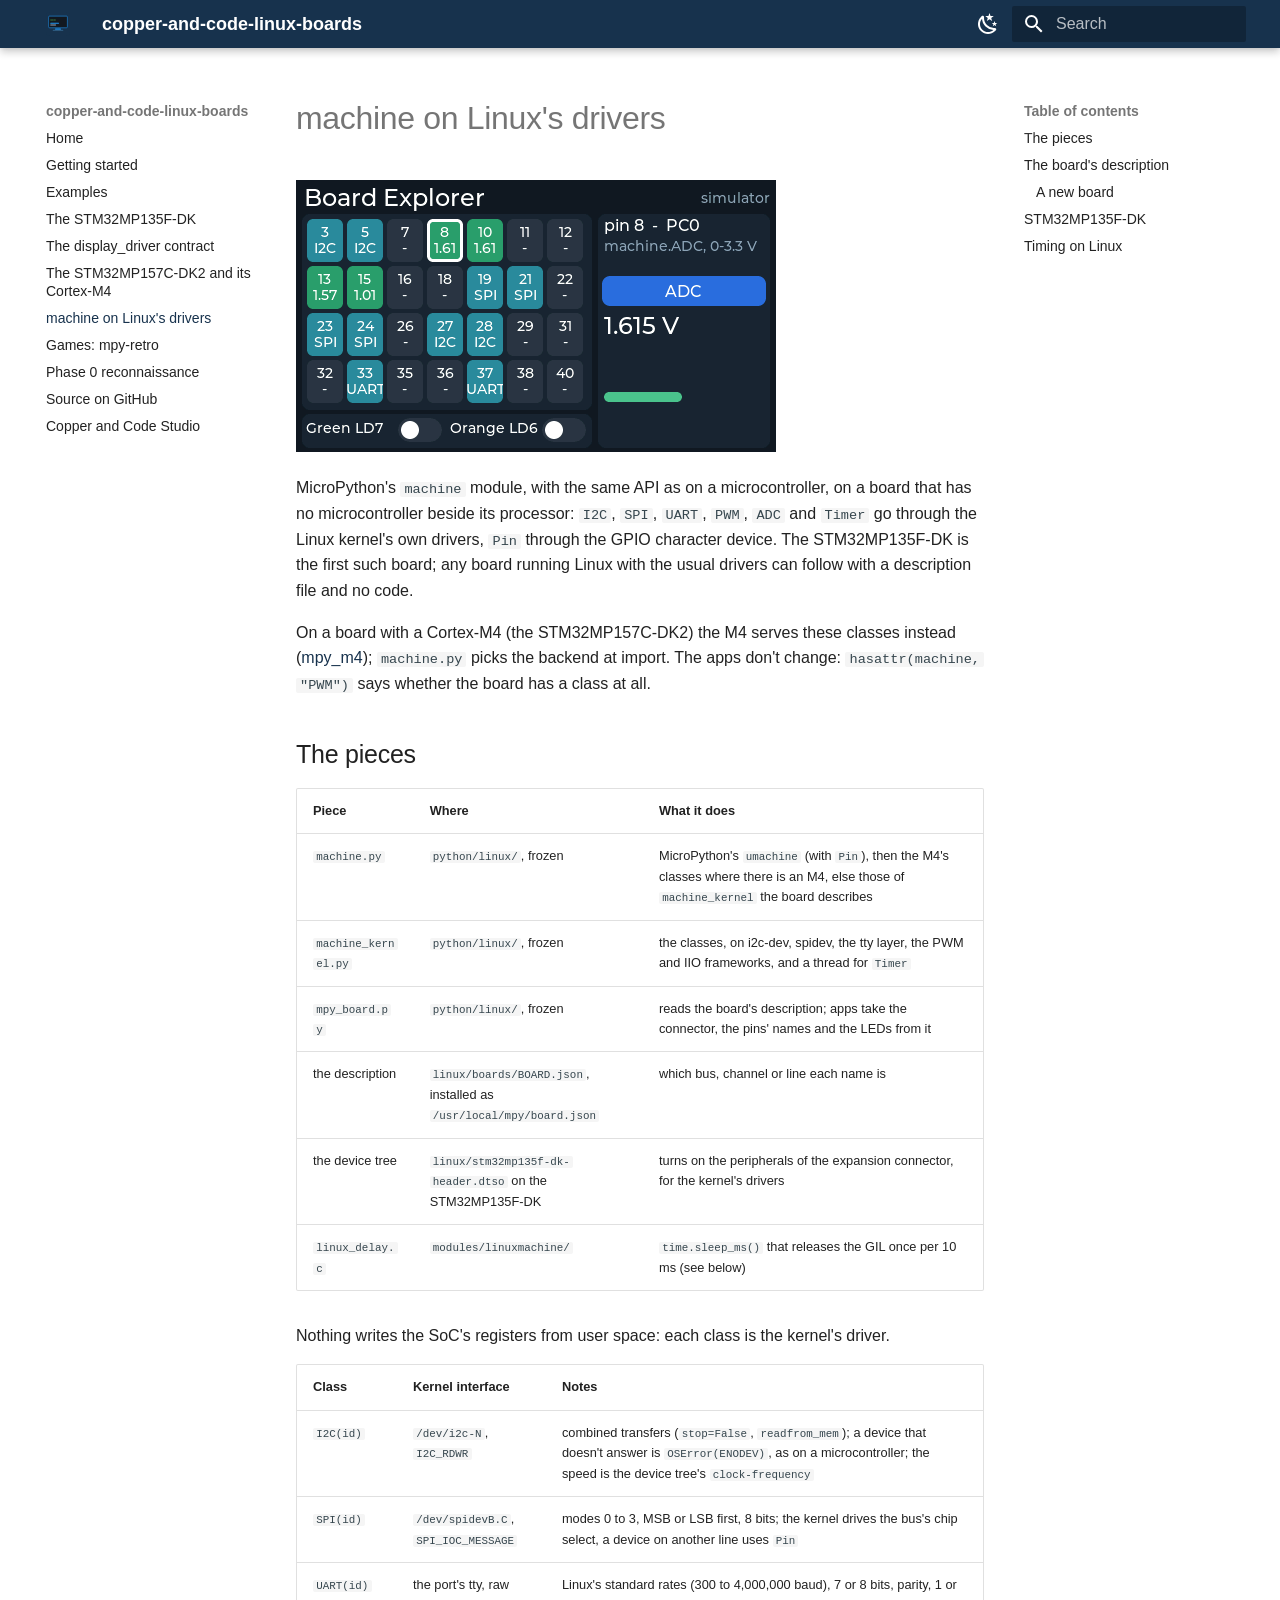
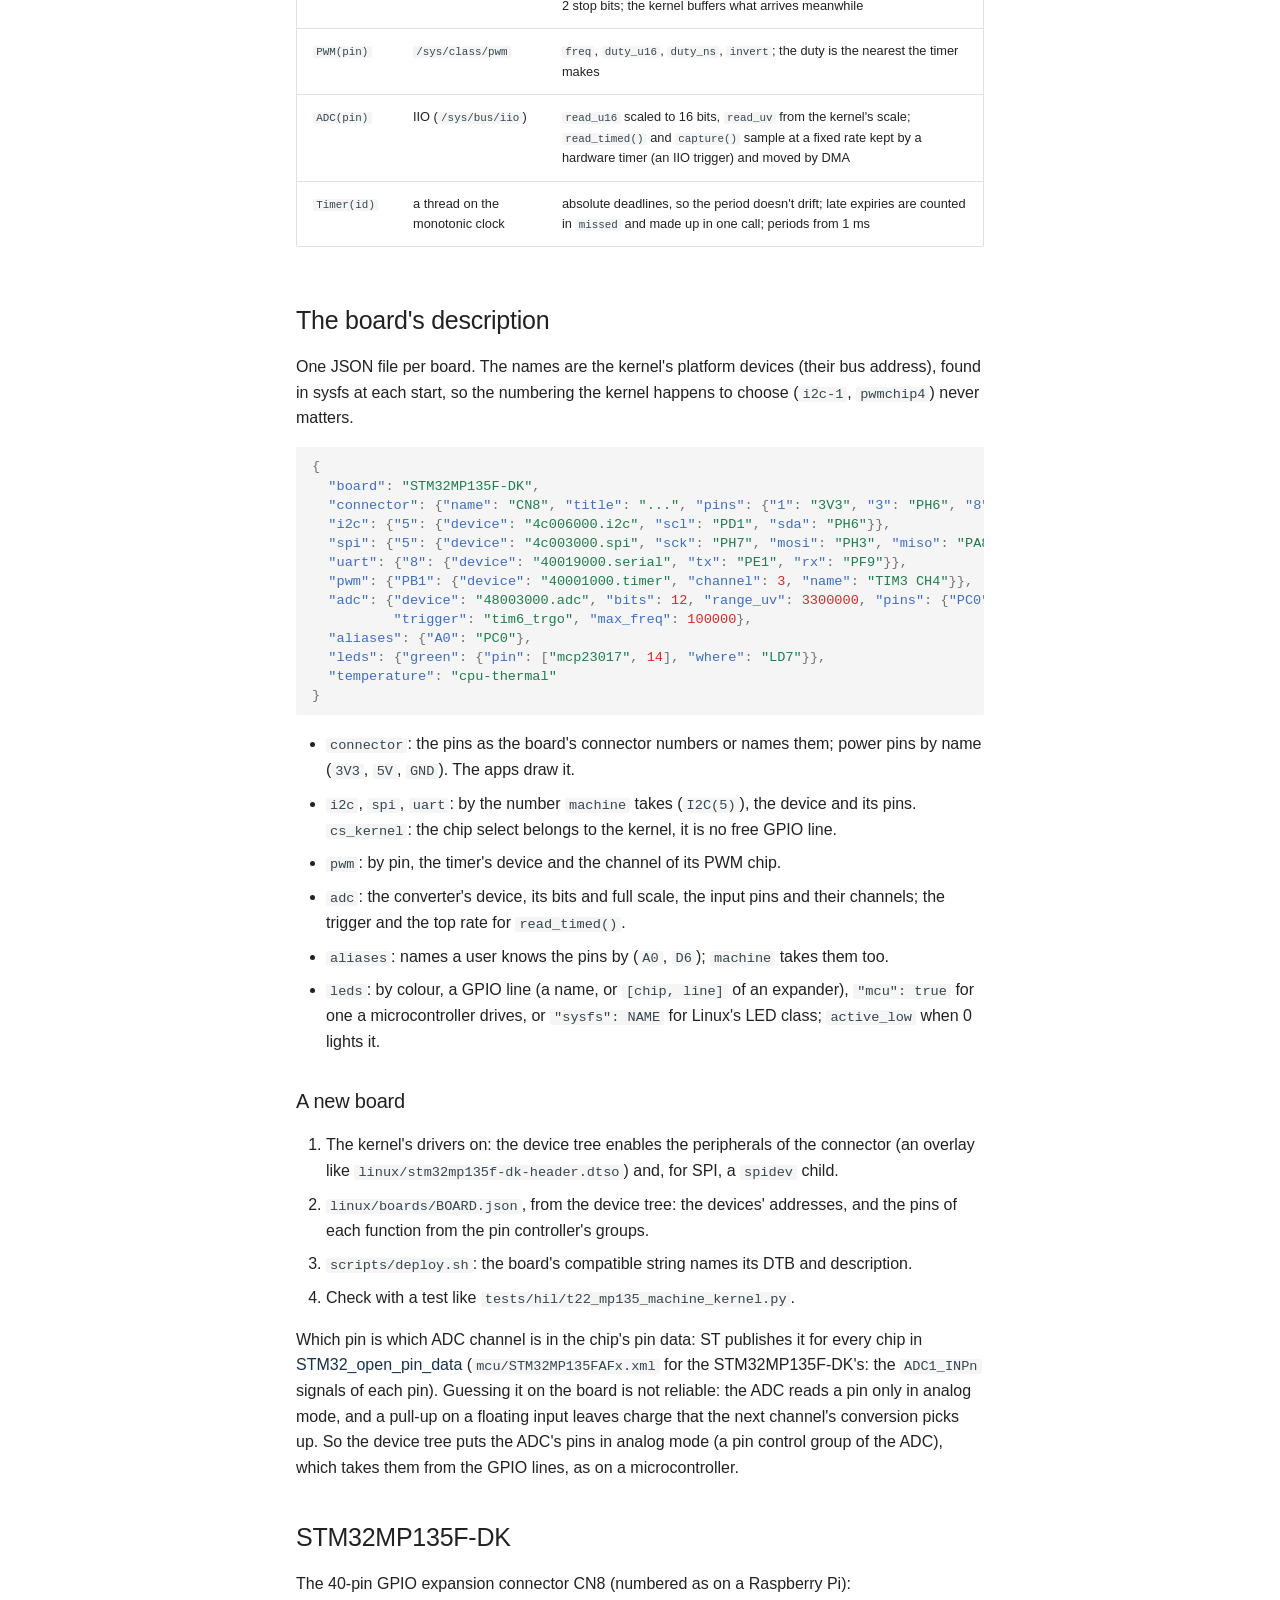
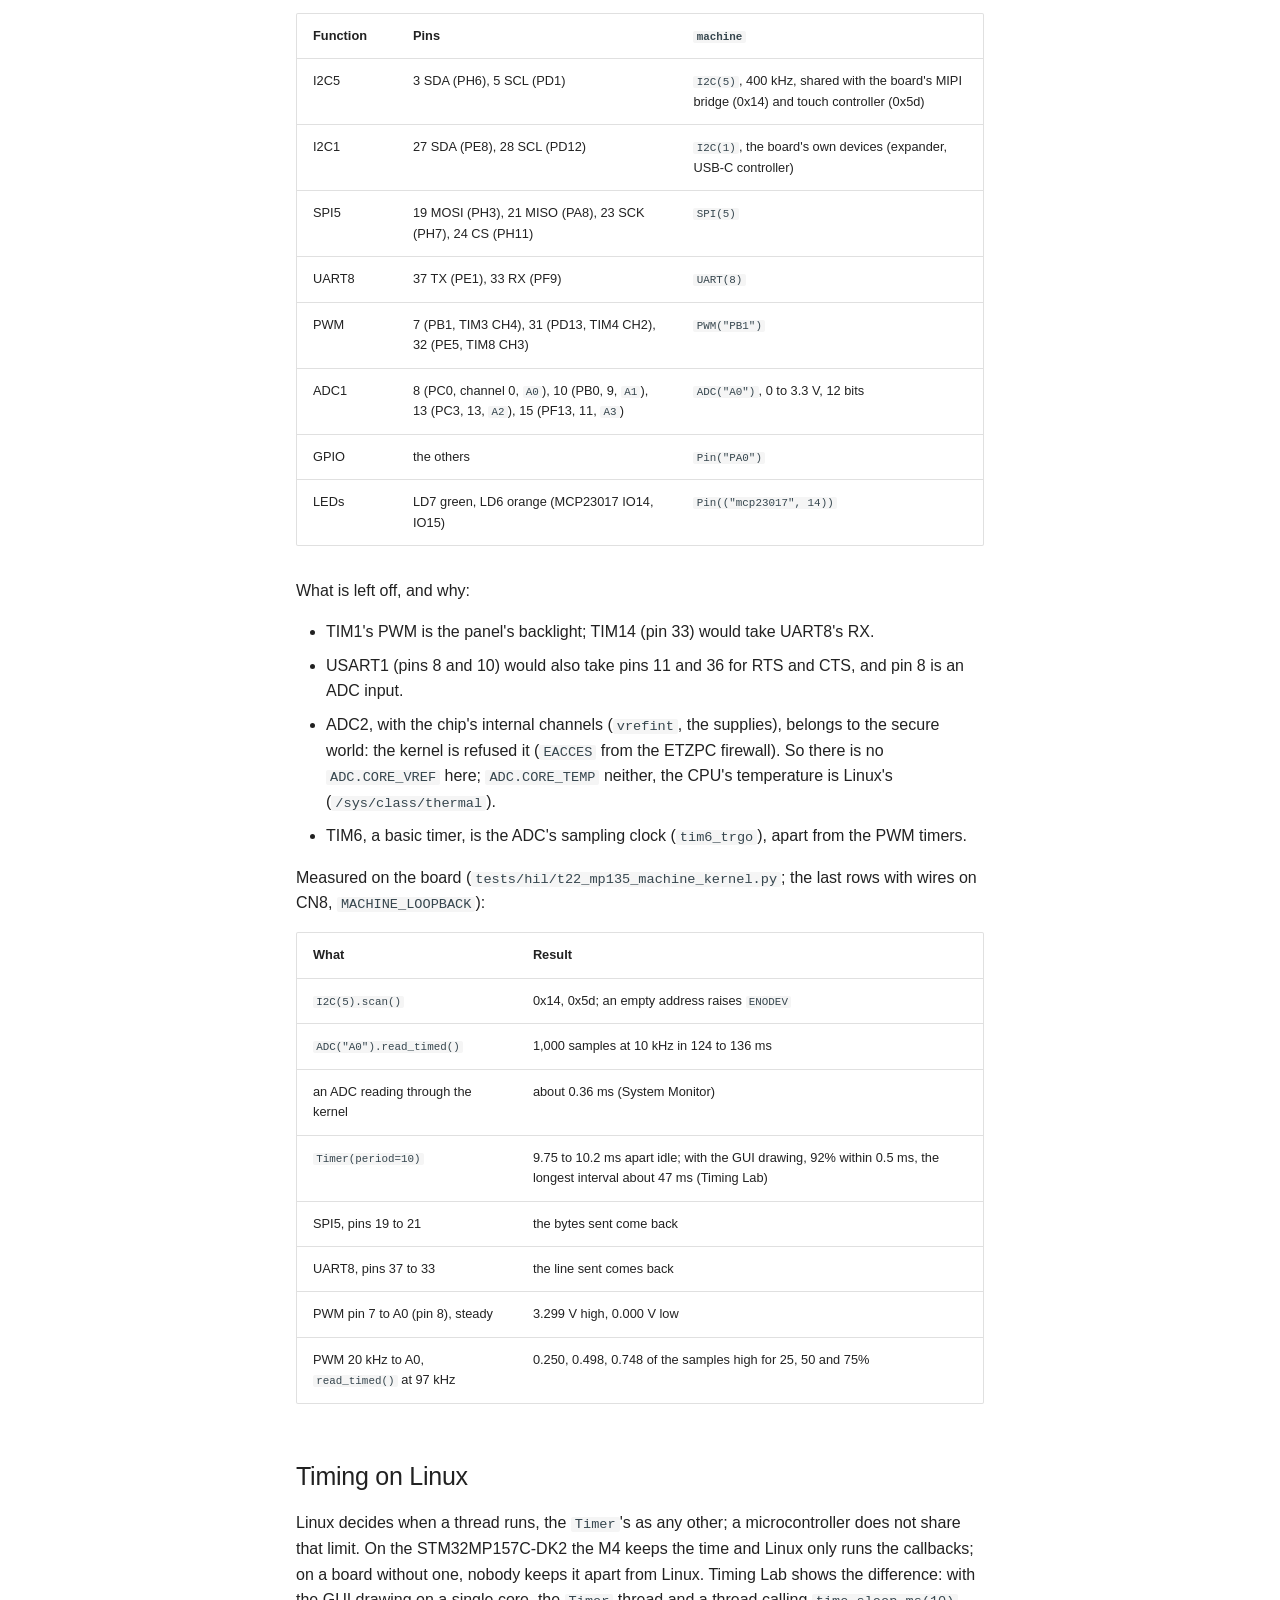
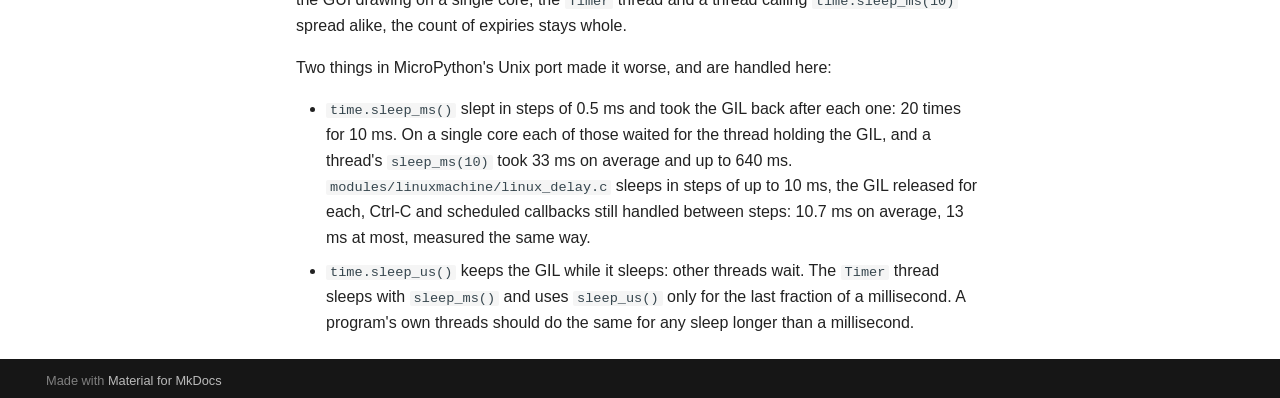
<file: machine-linux/index.html>
<!doctype html>
<html lang="en" class="no-js">
  <head>
    
      <meta charset="utf-8">
      <meta name="viewport" content="width=device-width,initial-scale=1">
      
        <meta name="description" content="Turn a Linux board into a MicroPython board with a touch screen">
      
      
      
        <link rel="canonical" href="https://copper-and-code.github.io/copper-and-code-linux-boards/machine-linux/">
      
      
        <link rel="prev" href="../stm32mp157c-dk2/">
      
      
        <link rel="next" href="../retro/">
      
      
        
      
      
      <link rel="icon" href="../images/logo.svg">
      <meta name="generator" content="mkdocs-1.6.1, mkdocs-material-9.8.1">
    
    
      
        <title>machine on Linux's drivers - copper-and-code-linux-boards</title>
      
    
    
      <link rel="stylesheet" href="../assets/stylesheets/main.57a0d79d.min.css">
      
        
        <link rel="stylesheet" href="../assets/stylesheets/palette.fb2fffe2.min.css">
      
      


    
    
      
    
    
      
    
    
      <link rel="stylesheet" href="../stylesheets/site.css">
    
    <script>__md_scope=new URL("..",location),__md_hash=e=>[...e].reduce(((e,_)=>(e<<5)-e+_.charCodeAt(0)),0),__md_get=(e,_=localStorage,t=__md_scope)=>JSON.parse(_.getItem(t.pathname+"."+e)),__md_set=(e,_,t=localStorage,a=__md_scope)=>{try{t.setItem(a.pathname+"."+e,JSON.stringify(_))}catch(e){}}</script>
    
      

    
    
  </head>
  
  
    
    
      
    
    
    
    
    <body dir="ltr" data-md-color-scheme="default" data-md-color-primary="custom" data-md-color-accent="custom">
  
    
    <input class="md-toggle" data-md-toggle="drawer" type="checkbox" id="__drawer" autocomplete="off">
    <input class="md-toggle" data-md-toggle="search" type="checkbox" id="__search" autocomplete="off">
    <label class="md-overlay" for="__drawer"></label>
    <div data-md-component="skip">
      
        
        <a href="#machine-on-linuxs-drivers" class="md-skip">
          Skip to content
        </a>
      
    </div>
    <div data-md-component="announce">
      
    </div>
    
    
      

  

<header class="md-header md-header--shadow" data-md-component="header">
  <nav class="md-header__inner md-grid" aria-label="Header">
    <a href=".." title="copper-and-code-linux-boards" class="md-header__button md-logo" aria-label="copper-and-code-linux-boards" data-md-component="logo">
      
  <img src="../images/logo.svg" alt="logo">

    </a>
    <label class="md-header__button md-icon" for="__drawer">
      
      <svg xmlns="http://www.w3.org/2000/svg" viewBox="0 0 24 24"><path d="M3 6h18v2H3zm0 5h18v2H3zm0 5h18v2H3z"/></svg>
    </label>
    <div class="md-header__title" data-md-component="header-title">
      <div class="md-header__ellipsis">
        <div class="md-header__topic">
          <span class="md-ellipsis">
            copper-and-code-linux-boards
          </span>
        </div>
        <div class="md-header__topic" data-md-component="header-topic">
          <span class="md-ellipsis">
            
              machine on Linux's drivers
            
          </span>
        </div>
      </div>
    </div>
    
      
        <form class="md-header__option" data-md-component="palette">
  
    
    
    
    <input class="md-option" data-md-color-media="(prefers-color-scheme: light)" data-md-color-scheme="default" data-md-color-primary="custom" data-md-color-accent="custom"  aria-label="Switch to dark mode"  type="radio" name="__palette" id="__palette_0">
    
      <label class="md-header__button md-icon" title="Switch to dark mode" for="__palette_1" hidden>
        <svg xmlns="http://www.w3.org/2000/svg" viewBox="0 0 24 24"><path d="m17.75 4.09-2.53 1.94.91 3.06-2.63-1.81-2.63 1.81.91-3.06-2.53-1.94L12.44 4l1.06-3 1.06 3zm3.5 6.91-1.64 1.25.59 1.98-1.7-1.17-1.7 1.17.59-1.98L15.75 11l2.06-.05L18.5 9l.69 1.95zm-2.28 4.95c.83-.08 1.72 1.1 1.19 1.85-.32.45-.66.87-1.08 1.27C15.17 23 8.84 23 4.94 19.07c-3.91-3.9-3.91-10.24 0-14.14.4-.4.82-.76 1.27-1.08.75-.53 1.93.36 1.85 1.19-.27 2.86.69 5.83 2.89 8.02a9.96 9.96 0 0 0 8.02 2.89m-1.64 2.02a12.08 12.08 0 0 1-7.8-3.47c-2.17-2.19-3.33-5-3.49-7.82-2.81 3.14-2.7 7.96.31 10.98 3.02 3.01 7.84 3.12 10.98.31"/></svg>
      </label>
    
  
    
    
    
    <input class="md-option" data-md-color-media="(prefers-color-scheme: dark)" data-md-color-scheme="slate" data-md-color-primary="custom" data-md-color-accent="custom"  aria-label="Switch to light mode"  type="radio" name="__palette" id="__palette_1">
    
      <label class="md-header__button md-icon" title="Switch to light mode" for="__palette_0" hidden>
        <svg xmlns="http://www.w3.org/2000/svg" viewBox="0 0 24 24"><path d="M12 7a5 5 0 0 1 5 5 5 5 0 0 1-5 5 5 5 0 0 1-5-5 5 5 0 0 1 5-5m0 2a3 3 0 0 0-3 3 3 3 0 0 0 3 3 3 3 0 0 0 3-3 3 3 0 0 0-3-3m0-7 2.39 3.42C13.65 5.15 12.84 5 12 5s-1.65.15-2.39.42zM3.34 7l4.16-.35A7.2 7.2 0 0 0 5.94 8.5c-.44.74-.69 1.5-.83 2.29zm.02 10 1.76-3.77a7.131 7.131 0 0 0 2.38 4.14zM20.65 7l-1.77 3.79a7.02 7.02 0 0 0-2.38-4.15zm-.01 10-4.14.36c.59-.51 1.12-1.14 1.54-1.86.42-.73.69-1.5.83-2.29zM12 22l-2.41-3.44c.74.27 1.55.44 2.41.44.82 0 1.63-.17 2.37-.44z"/></svg>
      </label>
    
  
</form>
      
    
    
      <script>var palette=__md_get("__palette");if(palette&&palette.color){if("(prefers-color-scheme)"===palette.color.media){var media=matchMedia("(prefers-color-scheme: light)"),input=document.querySelector(media.matches?"[data-md-color-media='(prefers-color-scheme: light)']":"[data-md-color-media='(prefers-color-scheme: dark)']");palette.color.media=input.getAttribute("data-md-color-media"),palette.color.scheme=input.getAttribute("data-md-color-scheme"),palette.color.primary=input.getAttribute("data-md-color-primary"),palette.color.accent=input.getAttribute("data-md-color-accent")}for(var[key,value]of Object.entries(palette.color))document.body.setAttribute("data-md-color-"+key,value)}</script>
    
    
    
      
      
        <label class="md-header__button md-icon" for="__search">
          
          <svg xmlns="http://www.w3.org/2000/svg" viewBox="0 0 24 24"><path d="M9.5 3A6.5 6.5 0 0 1 16 9.5c0 1.61-.59 3.09-1.56 4.23l.27.27h.79l5 5-1.5 1.5-5-5v-.79l-.27-.27A6.52 6.52 0 0 1 9.5 16 6.5 6.5 0 0 1 3 9.5 6.5 6.5 0 0 1 9.5 3m0 2C7 5 5 7 5 9.5S7 14 9.5 14 14 12 14 9.5 12 5 9.5 5"/></svg>
        </label>
        <div class="md-search" data-md-component="search" role="dialog">
  <label class="md-search__overlay" for="__search"></label>
  <div class="md-search__inner" role="search">
    <form class="md-search__form" name="search">
      <input type="text" class="md-search__input" name="query" aria-label="Search" placeholder="Search" autocapitalize="off" autocorrect="off" autocomplete="off" spellcheck="false" data-md-component="search-query" required>
      <label class="md-search__icon md-icon" for="__search">
        
        <svg xmlns="http://www.w3.org/2000/svg" viewBox="0 0 24 24"><path d="M9.5 3A6.5 6.5 0 0 1 16 9.5c0 1.61-.59 3.09-1.56 4.23l.27.27h.79l5 5-1.5 1.5-5-5v-.79l-.27-.27A6.52 6.52 0 0 1 9.5 16 6.5 6.5 0 0 1 3 9.5 6.5 6.5 0 0 1 9.5 3m0 2C7 5 5 7 5 9.5S7 14 9.5 14 14 12 14 9.5 12 5 9.5 5"/></svg>
        
        <svg xmlns="http://www.w3.org/2000/svg" viewBox="0 0 24 24"><path d="M20 11v2H8l5.5 5.5-1.42 1.42L4.16 12l7.92-7.92L13.5 5.5 8 11z"/></svg>
      </label>
      <nav class="md-search__options" aria-label="Search">
        
          <a href="javascript:void(0)" class="md-search__icon md-icon" title="Share" aria-label="Share" data-clipboard data-clipboard-text="" data-md-component="search-share" tabindex="-1">
            
            <svg xmlns="http://www.w3.org/2000/svg" viewBox="0 0 24 24"><path d="M18 16.08c-.76 0-1.44.3-1.96.77L8.91 12.7c.05-.23.09-.46.09-.7s-.04-.47-.09-.7l7.05-4.11c.54.5 1.25.81 2.04.81a3 3 0 0 0 3-3 3 3 0 0 0-3-3 3 3 0 0 0-3 3c0 .24.04.47.09.7L8.04 9.81C7.5 9.31 6.79 9 6 9a3 3 0 0 0-3 3 3 3 0 0 0 3 3c.79 0 1.5-.31 2.04-.81l7.12 4.15c-.05.21-.08.43-.08.66 0 1.61 1.31 2.91 2.92 2.91s2.92-1.3 2.92-2.91A2.92 2.92 0 0 0 18 16.08"/></svg>
          </a>
        
        <button type="reset" class="md-search__icon md-icon" title="Clear" aria-label="Clear" tabindex="-1">
          
          <svg xmlns="http://www.w3.org/2000/svg" viewBox="0 0 24 24"><path d="M19 6.41 17.59 5 12 10.59 6.41 5 5 6.41 10.59 12 5 17.59 6.41 19 12 13.41 17.59 19 19 17.59 13.41 12z"/></svg>
        </button>
      </nav>
      
    </form>
    <div class="md-search__output">
      <div class="md-search__scrollwrap" tabindex="0" data-md-scrollfix>
        <div class="md-search-result" data-md-component="search-result">
          <div class="md-search-result__meta">
            Initializing search
          </div>
          <ol class="md-search-result__list" role="presentation"></ol>
        </div>
      </div>
    </div>
  </div>
</div>
      
    
    
  </nav>
  
</header>
    
    <div class="md-container" data-md-component="container">
      
      
        
          
        
      
      <main class="md-main" data-md-component="main">
        <div class="md-main__inner md-grid">
          
            
              
              <div class="md-sidebar md-sidebar--primary" data-md-component="sidebar" data-md-type="navigation" >
                <div class="md-sidebar__scrollwrap">
                  <div class="md-sidebar__inner">
                    



<nav class="md-nav md-nav--primary" aria-label="Navigation" data-md-level="0">
  <label class="md-nav__title" for="__drawer">
    <a href=".." title="copper-and-code-linux-boards" class="md-nav__button md-logo" aria-label="copper-and-code-linux-boards" data-md-component="logo">
      
  <img src="../images/logo.svg" alt="logo">

    </a>
    copper-and-code-linux-boards
  </label>
  
  <ul class="md-nav__list" data-md-scrollfix>
    
      
      
  
  
  
  
    <li class="md-nav__item">
      <a href=".." class="md-nav__link">
        
  
  
  <span class="md-ellipsis">
    
  
    Home
  

    
  </span>
  
  

      </a>
    </li>
  

    
      
      
  
  
  
  
    <li class="md-nav__item">
      <a href="../stm32mp135f-dk-install/" class="md-nav__link">
        
  
  
  <span class="md-ellipsis">
    
  
    Getting started
  

    
  </span>
  
  

      </a>
    </li>
  

    
      
      
  
  
  
  
    <li class="md-nav__item">
      <a href="../examples/" class="md-nav__link">
        
  
  
  <span class="md-ellipsis">
    
  
    Examples
  

    
  </span>
  
  

      </a>
    </li>
  

    
      
      
  
  
  
  
    <li class="md-nav__item">
      <a href="../stm32mp135f-dk/" class="md-nav__link">
        
  
  
  <span class="md-ellipsis">
    
  
    The STM32MP135F-DK
  

    
  </span>
  
  

      </a>
    </li>
  

    
      
      
  
  
  
  
    <li class="md-nav__item">
      <a href="../display-driver/" class="md-nav__link">
        
  
  
  <span class="md-ellipsis">
    
  
    The display_driver contract
  

    
  </span>
  
  

      </a>
    </li>
  

    
      
      
  
  
  
  
    <li class="md-nav__item">
      <a href="../stm32mp157c-dk2/" class="md-nav__link">
        
  
  
  <span class="md-ellipsis">
    
  
    The STM32MP157C-DK2 and its Cortex-M4
  

    
  </span>
  
  

      </a>
    </li>
  

    
      
      
  
  
    
  
  
  
    <li class="md-nav__item md-nav__item--active">
      
      <input class="md-nav__toggle md-toggle" type="checkbox" id="__toc">
      
      
        
      
      
        <label class="md-nav__link md-nav__link--active" for="__toc">
          
  
  
  <span class="md-ellipsis">
    
  
    machine on Linux's drivers
  

    
  </span>
  
  

          <span class="md-nav__icon md-icon"></span>
        </label>
      
      <a href="./" class="md-nav__link md-nav__link--active">
        
  
  
  <span class="md-ellipsis">
    
  
    machine on Linux's drivers
  

    
  </span>
  
  

      </a>
      
        

<nav class="md-nav md-nav--secondary" aria-label="Table of contents">
  
  
  
    
  
  
    <label class="md-nav__title" for="__toc">
      <span class="md-nav__icon md-icon"></span>
      Table of contents
    </label>
    <ul class="md-nav__list" data-md-component="toc" data-md-scrollfix>
      
        <li class="md-nav__item">
  <a href="#the-pieces" class="md-nav__link">
    <span class="md-ellipsis">
      
        The pieces
      
    </span>
  </a>
  
</li>
      
        <li class="md-nav__item">
  <a href="#the-boards-description" class="md-nav__link">
    <span class="md-ellipsis">
      
        The board's description
      
    </span>
  </a>
  
    <nav class="md-nav" aria-label="The board&#39;s description">
      <ul class="md-nav__list">
        
          <li class="md-nav__item">
  <a href="#a-new-board" class="md-nav__link">
    <span class="md-ellipsis">
      
        A new board
      
    </span>
  </a>
  
</li>
        
      </ul>
    </nav>
  
</li>
      
        <li class="md-nav__item">
  <a href="#stm32mp135f-dk" class="md-nav__link">
    <span class="md-ellipsis">
      
        STM32MP135F-DK
      
    </span>
  </a>
  
</li>
      
        <li class="md-nav__item">
  <a href="#timing-on-linux" class="md-nav__link">
    <span class="md-ellipsis">
      
        Timing on Linux
      
    </span>
  </a>
  
</li>
      
    </ul>
  
</nav>
      
    </li>
  

    
      
      
  
  
  
  
    <li class="md-nav__item">
      <a href="../retro/" class="md-nav__link">
        
  
  
  <span class="md-ellipsis">
    
  
    Games: mpy-retro
  

    
  </span>
  
  

      </a>
    </li>
  

    
      
      
  
  
  
  
    <li class="md-nav__item">
      <a href="../ricognizione/" class="md-nav__link">
        
  
  
  <span class="md-ellipsis">
    
  
    Phase 0 reconnaissance
  

    
  </span>
  
  

      </a>
    </li>
  

    
      
      
  
  
  
  
    <li class="md-nav__item">
      <a href="https://github.com/Copper-And-Code/copper-and-code-linux-boards" class="md-nav__link">
        
  
  
  <span class="md-ellipsis">
    
  
    Source on GitHub
  

    
  </span>
  
  

      </a>
    </li>
  

    
      
      
  
  
  
  
    <li class="md-nav__item">
      <a href="https://copper-and-code.github.io/copper-and-code-studio/" class="md-nav__link">
        
  
  
  <span class="md-ellipsis">
    
  
    Copper and Code Studio
  

    
  </span>
  
  

      </a>
    </li>
  

    
  </ul>
</nav>
                  </div>
                </div>
              </div>
            
            
              
              <div class="md-sidebar md-sidebar--secondary" data-md-component="sidebar" data-md-type="toc" >
                <div class="md-sidebar__scrollwrap">
                  <div class="md-sidebar__inner">
                    

<nav class="md-nav md-nav--secondary" aria-label="Table of contents">
  
  
  
    
  
  
    <label class="md-nav__title" for="__toc">
      <span class="md-nav__icon md-icon"></span>
      Table of contents
    </label>
    <ul class="md-nav__list" data-md-component="toc" data-md-scrollfix>
      
        <li class="md-nav__item">
  <a href="#the-pieces" class="md-nav__link">
    <span class="md-ellipsis">
      
        The pieces
      
    </span>
  </a>
  
</li>
      
        <li class="md-nav__item">
  <a href="#the-boards-description" class="md-nav__link">
    <span class="md-ellipsis">
      
        The board's description
      
    </span>
  </a>
  
    <nav class="md-nav" aria-label="The board&#39;s description">
      <ul class="md-nav__list">
        
          <li class="md-nav__item">
  <a href="#a-new-board" class="md-nav__link">
    <span class="md-ellipsis">
      
        A new board
      
    </span>
  </a>
  
</li>
        
      </ul>
    </nav>
  
</li>
      
        <li class="md-nav__item">
  <a href="#stm32mp135f-dk" class="md-nav__link">
    <span class="md-ellipsis">
      
        STM32MP135F-DK
      
    </span>
  </a>
  
</li>
      
        <li class="md-nav__item">
  <a href="#timing-on-linux" class="md-nav__link">
    <span class="md-ellipsis">
      
        Timing on Linux
      
    </span>
  </a>
  
</li>
      
    </ul>
  
</nav>
                  </div>
                </div>
              </div>
            
          
          
            <div class="md-content" data-md-component="content">
              
              <article class="md-content__inner md-typeset">
                
                  



<h1 id="machine-on-linuxs-drivers">machine on Linux's drivers<a class="headerlink" href="#machine-on-linuxs-drivers" title="Permanent link">&para;</a></h1>
<p><img alt="Board Explorer on the STM32MP135F-DK's connector, in the Studio simulator" src="../images/board-explorer-mp135.png" /></p>
<p>MicroPython's <code>machine</code> module, with the same API as on a microcontroller, on a board that has no
microcontroller beside its processor: <code>I2C</code>, <code>SPI</code>, <code>UART</code>, <code>PWM</code>, <code>ADC</code> and <code>Timer</code> go through
the Linux kernel's own drivers, <code>Pin</code> through the GPIO character device. The STM32MP135F-DK is the
first such board; any board running Linux with the usual drivers can follow with a description
file and no code.</p>
<p>On a board with a Cortex-M4 (the STM32MP157C-DK2) the M4 serves these classes instead
(<a href="../stm32mp157c-dk2/">mpy_m4</a>); <code>machine.py</code> picks the backend at import. The apps don't change:
<code>hasattr(machine, "PWM")</code> says whether the board has a class at all.</p>
<h2 id="the-pieces">The pieces<a class="headerlink" href="#the-pieces" title="Permanent link">&para;</a></h2>
<table>
<thead>
<tr>
<th>Piece</th>
<th>Where</th>
<th>What it does</th>
</tr>
</thead>
<tbody>
<tr>
<td><code>machine.py</code></td>
<td><code>python/linux/</code>, frozen</td>
<td>MicroPython's <code>umachine</code> (with <code>Pin</code>), then the M4's classes where there is an M4, else those of <code>machine_kernel</code> the board describes</td>
</tr>
<tr>
<td><code>machine_kernel.py</code></td>
<td><code>python/linux/</code>, frozen</td>
<td>the classes, on i2c-dev, spidev, the tty layer, the PWM and IIO frameworks, and a thread for <code>Timer</code></td>
</tr>
<tr>
<td><code>mpy_board.py</code></td>
<td><code>python/linux/</code>, frozen</td>
<td>reads the board's description; apps take the connector, the pins' names and the LEDs from it</td>
</tr>
<tr>
<td>the description</td>
<td><code>linux/boards/BOARD.json</code>, installed as <code>/usr/local/mpy/board.json</code></td>
<td>which bus, channel or line each name is</td>
</tr>
<tr>
<td>the device tree</td>
<td><code>linux/stm32mp135f-dk-header.dtso</code> on the STM32MP135F-DK</td>
<td>turns on the peripherals of the expansion connector, for the kernel's drivers</td>
</tr>
<tr>
<td><code>linux_delay.c</code></td>
<td><code>modules/linuxmachine/</code></td>
<td><code>time.sleep_ms()</code> that releases the GIL once per 10 ms (see below)</td>
</tr>
</tbody>
</table>
<p>Nothing writes the SoC's registers from user space: each class is the kernel's driver.</p>
<table>
<thead>
<tr>
<th>Class</th>
<th>Kernel interface</th>
<th>Notes</th>
</tr>
</thead>
<tbody>
<tr>
<td><code>I2C(id)</code></td>
<td><code>/dev/i2c-N</code>, <code>I2C_RDWR</code></td>
<td>combined transfers (<code>stop=False</code>, <code>readfrom_mem</code>); a device that doesn't answer is <code>OSError(ENODEV)</code>, as on a microcontroller; the speed is the device tree's <code>clock-frequency</code></td>
</tr>
<tr>
<td><code>SPI(id)</code></td>
<td><code>/dev/spidevB.C</code>, <code>SPI_IOC_MESSAGE</code></td>
<td>modes 0 to 3, MSB or LSB first, 8 bits; the kernel drives the bus's chip select, a device on another line uses <code>Pin</code></td>
</tr>
<tr>
<td><code>UART(id)</code></td>
<td>the port's tty, raw</td>
<td>Linux's standard rates (300 to 4,000,000 baud), 7 or 8 bits, parity, 1 or 2 stop bits; the kernel buffers what arrives meanwhile</td>
</tr>
<tr>
<td><code>PWM(pin)</code></td>
<td><code>/sys/class/pwm</code></td>
<td><code>freq</code>, <code>duty_u16</code>, <code>duty_ns</code>, <code>invert</code>; the duty is the nearest the timer makes</td>
</tr>
<tr>
<td><code>ADC(pin)</code></td>
<td>IIO (<code>/sys/bus/iio</code>)</td>
<td><code>read_u16</code> scaled to 16 bits, <code>read_uv</code> from the kernel's scale; <code>read_timed()</code> and <code>capture()</code> sample at a fixed rate kept by a hardware timer (an IIO trigger) and moved by DMA</td>
</tr>
<tr>
<td><code>Timer(id)</code></td>
<td>a thread on the monotonic clock</td>
<td>absolute deadlines, so the period doesn't drift; late expiries are counted in <code>missed</code> and made up in one call; periods from 1 ms</td>
</tr>
</tbody>
</table>
<h2 id="the-boards-description">The board's description<a class="headerlink" href="#the-boards-description" title="Permanent link">&para;</a></h2>
<p>One JSON file per board. The names are the kernel's platform devices (their bus address), found
in sysfs at each start, so the numbering the kernel happens to choose (<code>i2c-1</code>, <code>pwmchip4</code>) never
matters.</p>
<div class="highlight"><pre><span></span><code><span class="p">{</span>
<span class="w">  </span><span class="nt">"board"</span><span class="p">:</span><span class="w"> </span><span class="s2">"STM32MP135F-DK"</span><span class="p">,</span>
<span class="w">  </span><span class="nt">"connector"</span><span class="p">:</span><span class="w"> </span><span class="p">{</span><span class="nt">"name"</span><span class="p">:</span><span class="w"> </span><span class="s2">"CN8"</span><span class="p">,</span><span class="w"> </span><span class="nt">"title"</span><span class="p">:</span><span class="w"> </span><span class="s2">"..."</span><span class="p">,</span><span class="w"> </span><span class="nt">"pins"</span><span class="p">:</span><span class="w"> </span><span class="p">{</span><span class="nt">"1"</span><span class="p">:</span><span class="w"> </span><span class="s2">"3V3"</span><span class="p">,</span><span class="w"> </span><span class="nt">"3"</span><span class="p">:</span><span class="w"> </span><span class="s2">"PH6"</span><span class="p">,</span><span class="w"> </span><span class="nt">"8"</span><span class="p">:</span><span class="w"> </span><span class="s2">"PC0"</span><span class="p">}},</span>
<span class="w">  </span><span class="nt">"i2c"</span><span class="p">:</span><span class="w"> </span><span class="p">{</span><span class="nt">"5"</span><span class="p">:</span><span class="w"> </span><span class="p">{</span><span class="nt">"device"</span><span class="p">:</span><span class="w"> </span><span class="s2">"4c006000.i2c"</span><span class="p">,</span><span class="w"> </span><span class="nt">"scl"</span><span class="p">:</span><span class="w"> </span><span class="s2">"PD1"</span><span class="p">,</span><span class="w"> </span><span class="nt">"sda"</span><span class="p">:</span><span class="w"> </span><span class="s2">"PH6"</span><span class="p">}},</span>
<span class="w">  </span><span class="nt">"spi"</span><span class="p">:</span><span class="w"> </span><span class="p">{</span><span class="nt">"5"</span><span class="p">:</span><span class="w"> </span><span class="p">{</span><span class="nt">"device"</span><span class="p">:</span><span class="w"> </span><span class="s2">"4c003000.spi"</span><span class="p">,</span><span class="w"> </span><span class="nt">"sck"</span><span class="p">:</span><span class="w"> </span><span class="s2">"PH7"</span><span class="p">,</span><span class="w"> </span><span class="nt">"mosi"</span><span class="p">:</span><span class="w"> </span><span class="s2">"PH3"</span><span class="p">,</span><span class="w"> </span><span class="nt">"miso"</span><span class="p">:</span><span class="w"> </span><span class="s2">"PA8"</span><span class="p">,</span><span class="w"> </span><span class="nt">"cs"</span><span class="p">:</span><span class="w"> </span><span class="s2">"PH11"</span><span class="p">,</span><span class="w"> </span><span class="nt">"cs_kernel"</span><span class="p">:</span><span class="w"> </span><span class="kc">true</span><span class="p">}},</span>
<span class="w">  </span><span class="nt">"uart"</span><span class="p">:</span><span class="w"> </span><span class="p">{</span><span class="nt">"8"</span><span class="p">:</span><span class="w"> </span><span class="p">{</span><span class="nt">"device"</span><span class="p">:</span><span class="w"> </span><span class="s2">"40019000.serial"</span><span class="p">,</span><span class="w"> </span><span class="nt">"tx"</span><span class="p">:</span><span class="w"> </span><span class="s2">"PE1"</span><span class="p">,</span><span class="w"> </span><span class="nt">"rx"</span><span class="p">:</span><span class="w"> </span><span class="s2">"PF9"</span><span class="p">}},</span>
<span class="w">  </span><span class="nt">"pwm"</span><span class="p">:</span><span class="w"> </span><span class="p">{</span><span class="nt">"PB1"</span><span class="p">:</span><span class="w"> </span><span class="p">{</span><span class="nt">"device"</span><span class="p">:</span><span class="w"> </span><span class="s2">"40001000.timer"</span><span class="p">,</span><span class="w"> </span><span class="nt">"channel"</span><span class="p">:</span><span class="w"> </span><span class="mi">3</span><span class="p">,</span><span class="w"> </span><span class="nt">"name"</span><span class="p">:</span><span class="w"> </span><span class="s2">"TIM3 CH4"</span><span class="p">}},</span>
<span class="w">  </span><span class="nt">"adc"</span><span class="p">:</span><span class="w"> </span><span class="p">{</span><span class="nt">"device"</span><span class="p">:</span><span class="w"> </span><span class="s2">"48003000.adc"</span><span class="p">,</span><span class="w"> </span><span class="nt">"bits"</span><span class="p">:</span><span class="w"> </span><span class="mi">12</span><span class="p">,</span><span class="w"> </span><span class="nt">"range_uv"</span><span class="p">:</span><span class="w"> </span><span class="mi">3300000</span><span class="p">,</span><span class="w"> </span><span class="nt">"pins"</span><span class="p">:</span><span class="w"> </span><span class="p">{</span><span class="nt">"PC0"</span><span class="p">:</span><span class="w"> </span><span class="mi">0</span><span class="p">},</span>
<span class="w">          </span><span class="nt">"trigger"</span><span class="p">:</span><span class="w"> </span><span class="s2">"tim6_trgo"</span><span class="p">,</span><span class="w"> </span><span class="nt">"max_freq"</span><span class="p">:</span><span class="w"> </span><span class="mi">100000</span><span class="p">},</span>
<span class="w">  </span><span class="nt">"aliases"</span><span class="p">:</span><span class="w"> </span><span class="p">{</span><span class="nt">"A0"</span><span class="p">:</span><span class="w"> </span><span class="s2">"PC0"</span><span class="p">},</span>
<span class="w">  </span><span class="nt">"leds"</span><span class="p">:</span><span class="w"> </span><span class="p">{</span><span class="nt">"green"</span><span class="p">:</span><span class="w"> </span><span class="p">{</span><span class="nt">"pin"</span><span class="p">:</span><span class="w"> </span><span class="p">[</span><span class="s2">"mcp23017"</span><span class="p">,</span><span class="w"> </span><span class="mi">14</span><span class="p">],</span><span class="w"> </span><span class="nt">"where"</span><span class="p">:</span><span class="w"> </span><span class="s2">"LD7"</span><span class="p">}},</span>
<span class="w">  </span><span class="nt">"temperature"</span><span class="p">:</span><span class="w"> </span><span class="s2">"cpu-thermal"</span>
<span class="p">}</span>
</code></pre></div>
<ul>
<li><code>connector</code>: the pins as the board's connector numbers or names them; power pins by name
  (<code>3V3</code>, <code>5V</code>, <code>GND</code>). The apps draw it.</li>
<li><code>i2c</code>, <code>spi</code>, <code>uart</code>: by the number <code>machine</code> takes (<code>I2C(5)</code>), the device and its pins.
  <code>cs_kernel</code>: the chip select belongs to the kernel, it is no free GPIO line.</li>
<li><code>pwm</code>: by pin, the timer's device and the channel of its PWM chip.</li>
<li><code>adc</code>: the converter's device, its bits and full scale, the input pins and their channels; the
  trigger and the top rate for <code>read_timed()</code>.</li>
<li><code>aliases</code>: names a user knows the pins by (<code>A0</code>, <code>D6</code>); <code>machine</code> takes them too.</li>
<li><code>leds</code>: by colour, a GPIO line (a name, or <code>[chip, line]</code> of an expander), <code>"mcu": true</code> for one
  a microcontroller drives, or <code>"sysfs": NAME</code> for Linux's LED class; <code>active_low</code> when 0 lights it.</li>
</ul>
<h3 id="a-new-board">A new board<a class="headerlink" href="#a-new-board" title="Permanent link">&para;</a></h3>
<ol>
<li>The kernel's drivers on: the device tree enables the peripherals of the connector (an overlay
   like <code>linux/stm32mp135f-dk-header.dtso</code>) and, for SPI, a <code>spidev</code> child.</li>
<li><code>linux/boards/BOARD.json</code>, from the device tree: the devices' addresses, and the pins of
   each function from the pin controller's groups.</li>
<li><code>scripts/deploy.sh</code>: the board's compatible string names its DTB and description.</li>
<li>Check with a test like <code>tests/hil/t22_mp135_machine_kernel.py</code>.</li>
</ol>
<p>Which pin is which ADC channel is in the chip's pin data: ST publishes it for every chip in
<a href="https://github.com/STMicroelectronics/STM32_open_pin_data">STM32_open_pin_data</a> (<code>mcu/STM32MP135FAFx.xml</code>
for the STM32MP135F-DK's: the <code>ADC1_INPn</code> signals of each pin). Guessing it on the board is not
reliable: the ADC reads a pin only in analog mode, and a pull-up on a floating input leaves charge
that the next channel's conversion picks up. So the device tree puts the ADC's pins in analog mode
(a pin control group of the ADC), which takes them from the GPIO lines, as on a microcontroller.</p>
<h2 id="stm32mp135f-dk">STM32MP135F-DK<a class="headerlink" href="#stm32mp135f-dk" title="Permanent link">&para;</a></h2>
<p>The 40-pin GPIO expansion connector CN8 (numbered as on a Raspberry Pi):</p>
<table>
<thead>
<tr>
<th>Function</th>
<th>Pins</th>
<th><code>machine</code></th>
</tr>
</thead>
<tbody>
<tr>
<td>I2C5</td>
<td>3 SDA (PH6), 5 SCL (PD1)</td>
<td><code>I2C(5)</code>, 400 kHz, shared with the board's MIPI bridge (0x14) and touch controller (0x5d)</td>
</tr>
<tr>
<td>I2C1</td>
<td>27 SDA (PE8), 28 SCL (PD12)</td>
<td><code>I2C(1)</code>, the board's own devices (expander, USB-C controller)</td>
</tr>
<tr>
<td>SPI5</td>
<td>19 MOSI (PH3), 21 MISO (PA8), 23 SCK (PH7), 24 CS (PH11)</td>
<td><code>SPI(5)</code></td>
</tr>
<tr>
<td>UART8</td>
<td>37 TX (PE1), 33 RX (PF9)</td>
<td><code>UART(8)</code></td>
</tr>
<tr>
<td>PWM</td>
<td>7 (PB1, TIM3 CH4), 31 (PD13, TIM4 CH2), 32 (PE5, TIM8 CH3)</td>
<td><code>PWM("PB1")</code></td>
</tr>
<tr>
<td>ADC1</td>
<td>8 (PC0, channel 0, <code>A0</code>), 10 (PB0, 9, <code>A1</code>), 13 (PC3, 13, <code>A2</code>), 15 (PF13, 11, <code>A3</code>)</td>
<td><code>ADC("A0")</code>, 0 to 3.3 V, 12 bits</td>
</tr>
<tr>
<td>GPIO</td>
<td>the others</td>
<td><code>Pin("PA0")</code></td>
</tr>
<tr>
<td>LEDs</td>
<td>LD7 green, LD6 orange (MCP23017 IO14, IO15)</td>
<td><code>Pin(("mcp23017", 14))</code></td>
</tr>
</tbody>
</table>
<p>What is left off, and why:</p>
<ul>
<li>TIM1's PWM is the panel's backlight; TIM14 (pin 33) would take UART8's RX.</li>
<li>USART1 (pins 8 and 10) would also take pins 11 and 36 for RTS and CTS, and pin 8 is an ADC input.</li>
<li>ADC2, with the chip's internal channels (<code>vrefint</code>, the supplies), belongs to the secure world:
  the kernel is refused it (<code>EACCES</code> from the ETZPC firewall). So there is no <code>ADC.CORE_VREF</code> here;
  <code>ADC.CORE_TEMP</code> neither, the CPU's temperature is Linux's (<code>/sys/class/thermal</code>).</li>
<li>TIM6, a basic timer, is the ADC's sampling clock (<code>tim6_trgo</code>), apart from the PWM timers.</li>
</ul>
<p>Measured on the board (<code>tests/hil/t22_mp135_machine_kernel.py</code>; the last rows with wires on CN8,
<code>MACHINE_LOOPBACK</code>):</p>
<table>
<thead>
<tr>
<th>What</th>
<th>Result</th>
</tr>
</thead>
<tbody>
<tr>
<td><code>I2C(5).scan()</code></td>
<td>0x14, 0x5d; an empty address raises <code>ENODEV</code></td>
</tr>
<tr>
<td><code>ADC("A0").read_timed()</code></td>
<td>1,000 samples at 10 kHz in 124 to 136 ms</td>
</tr>
<tr>
<td>an ADC reading through the kernel</td>
<td>about 0.36 ms (System Monitor)</td>
</tr>
<tr>
<td><code>Timer(period=10)</code></td>
<td>9.75 to 10.2 ms apart idle; with the GUI drawing, 92% within 0.5 ms, the longest interval about 47 ms (Timing Lab)</td>
</tr>
<tr>
<td>SPI5, pins 19 to 21</td>
<td>the bytes sent come back</td>
</tr>
<tr>
<td>UART8, pins 37 to 33</td>
<td>the line sent comes back</td>
</tr>
<tr>
<td>PWM pin 7 to A0 (pin 8), steady</td>
<td>3.299 V high, 0.000 V low</td>
</tr>
<tr>
<td>PWM 20 kHz to A0, <code>read_timed()</code> at 97 kHz</td>
<td>0.250, 0.498, 0.748 of the samples high for 25, 50 and 75%</td>
</tr>
</tbody>
</table>
<h2 id="timing-on-linux">Timing on Linux<a class="headerlink" href="#timing-on-linux" title="Permanent link">&para;</a></h2>
<p>Linux decides when a thread runs, the <code>Timer</code>'s as any other; a microcontroller does not share that
limit. On the STM32MP157C-DK2 the M4 keeps the time and Linux only runs the callbacks; on a board
without one, nobody keeps it apart from Linux. Timing Lab shows the difference: with the GUI drawing
on a single core, the <code>Timer</code> thread and a thread calling <code>time.sleep_ms(10)</code> spread alike, the
count of expiries stays whole.</p>
<p>Two things in MicroPython's Unix port made it worse, and are handled here:</p>
<ul>
<li><code>time.sleep_ms()</code> slept in steps of 0.5 ms and took the GIL back after each one: 20 times for
  10 ms. On a single core each of those waited for the thread holding the GIL, and a thread's
  <code>sleep_ms(10)</code> took 33 ms on average and up to 640 ms. <code>modules/linuxmachine/linux_delay.c</code>
  sleeps in steps of up to 10 ms, the GIL released for each, Ctrl-C and scheduled callbacks still
  handled between steps: 10.7 ms on average, 13 ms at most, measured the same way.</li>
<li><code>time.sleep_us()</code> keeps the GIL while it sleeps: other threads wait. The <code>Timer</code> thread sleeps
  with <code>sleep_ms()</code> and uses <code>sleep_us()</code> only for the last fraction of a millisecond. A program's
  own threads should do the same for any sleep longer than a millisecond.</li>
</ul>












                
              </article>
            </div>
          
          
<script>var target=document.getElementById(location.hash.slice(1));target&&target.name&&(target.checked=target.name.startsWith("__tabbed_"))</script>
        </div>
        
          <button type="button" class="md-top md-icon" data-md-component="top" hidden>
  
  <svg xmlns="http://www.w3.org/2000/svg" viewBox="0 0 24 24"><path d="M13 20h-2V8l-5.5 5.5-1.42-1.42L12 4.16l7.92 7.92-1.42 1.42L13 8z"/></svg>
  Back to top
</button>
        
      </main>
      
        <footer class="md-footer">
  
  <div class="md-footer-meta md-typeset">
    <div class="md-footer-meta__inner md-grid">
      <div class="md-copyright">
  
  
    Made with
    <a href="https://squidfunk.github.io/mkdocs-material/" target="_blank" rel="noopener">
      Material for MkDocs
    </a>
  
</div>
      
    </div>
  </div>
</footer>
      
    </div>
    <div class="md-dialog" data-md-component="dialog">
      <div class="md-dialog__inner md-typeset"></div>
    </div>
    
    
    
      
      
      <script id="__config" type="application/json">{"annotate": null, "base": "..", "features": ["navigation.top", "navigation.tracking", "search.highlight", "search.share"], "search": "../assets/javascripts/workers/search.a7633da7.min.js", "tags": null, "translations": {"clipboard.copied": "Copied to clipboard", "clipboard.copy": "Copy to clipboard", "search.result.more.one": "1 more on this page", "search.result.more.other": "# more on this page", "search.result.none": "No matching documents", "search.result.one": "1 matching document", "search.result.other": "# matching documents", "search.result.placeholder": "Type to start searching", "search.result.term.missing": "Missing", "select.version": "Select version"}, "version": null}</script>
    
    
      <script src="../assets/javascripts/bundle.a5f9d56c.min.js"></script>
      
    
  </body>
</html>
</file>
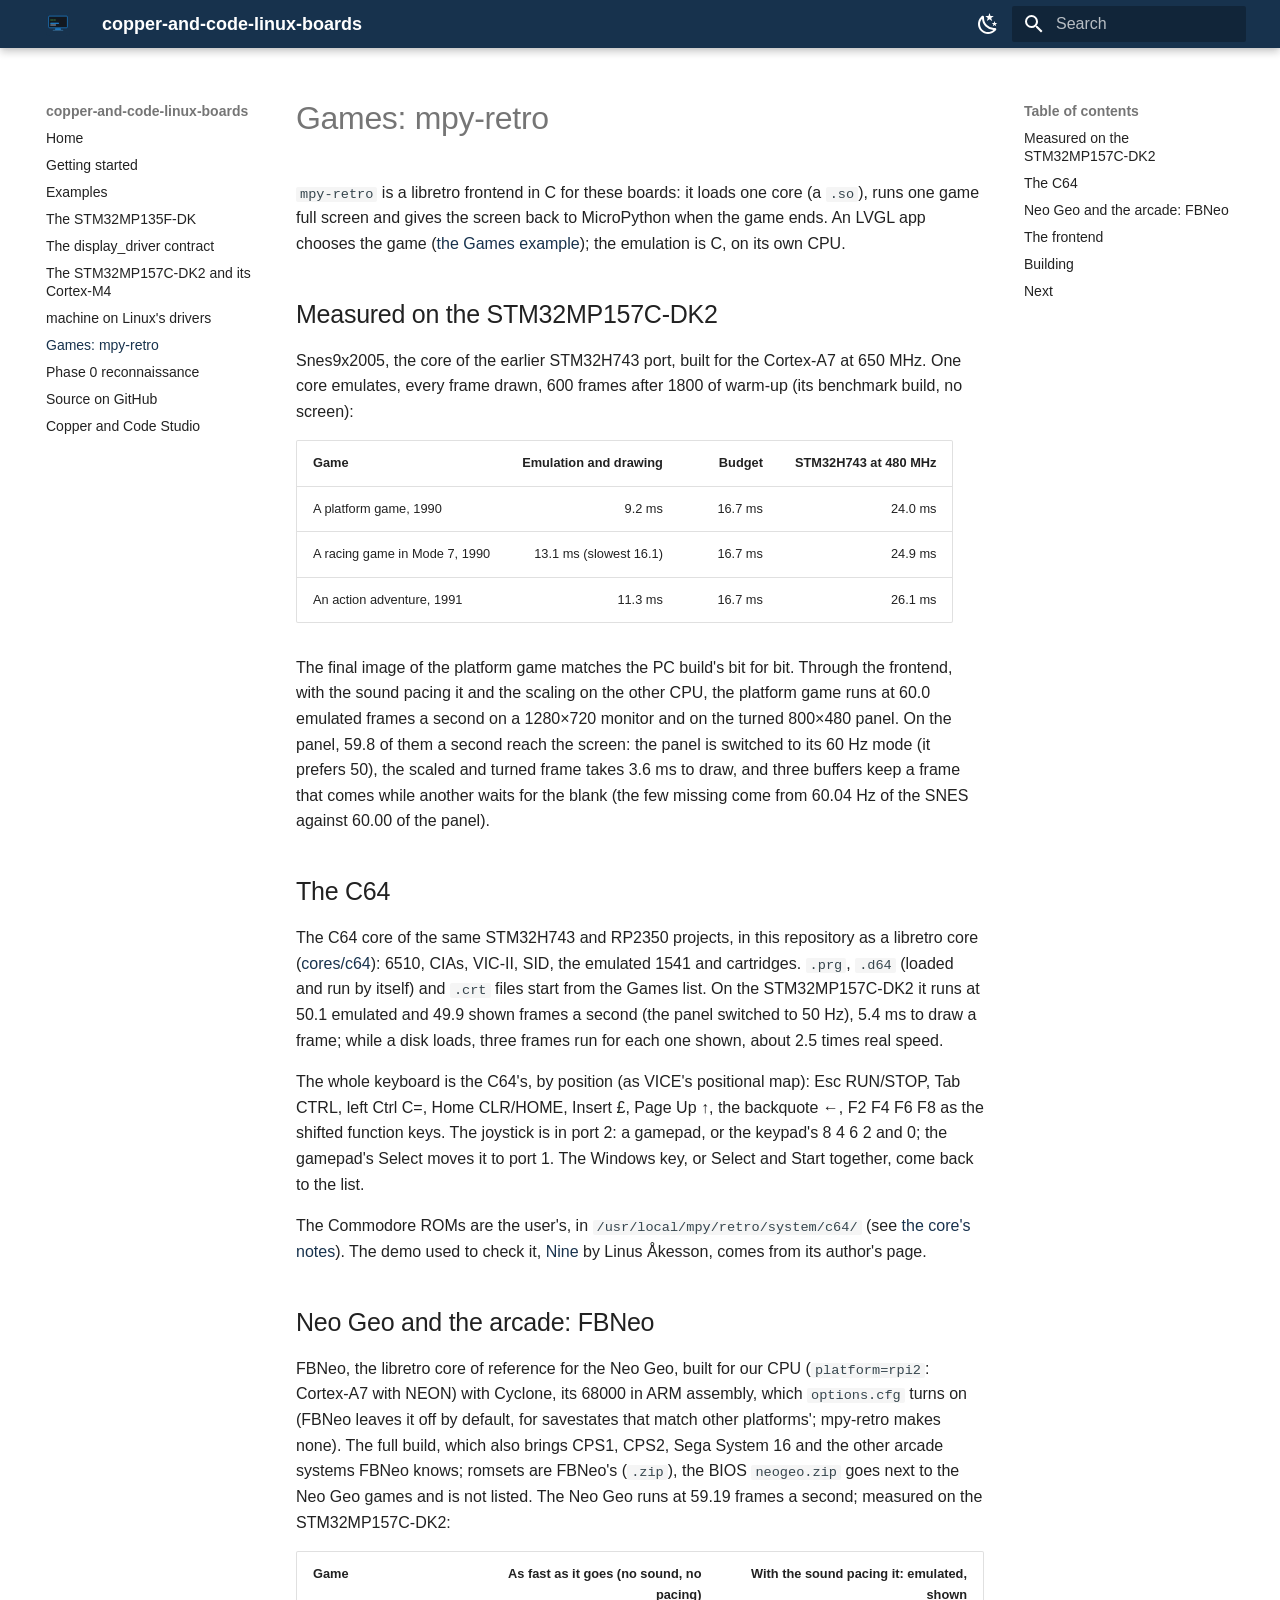
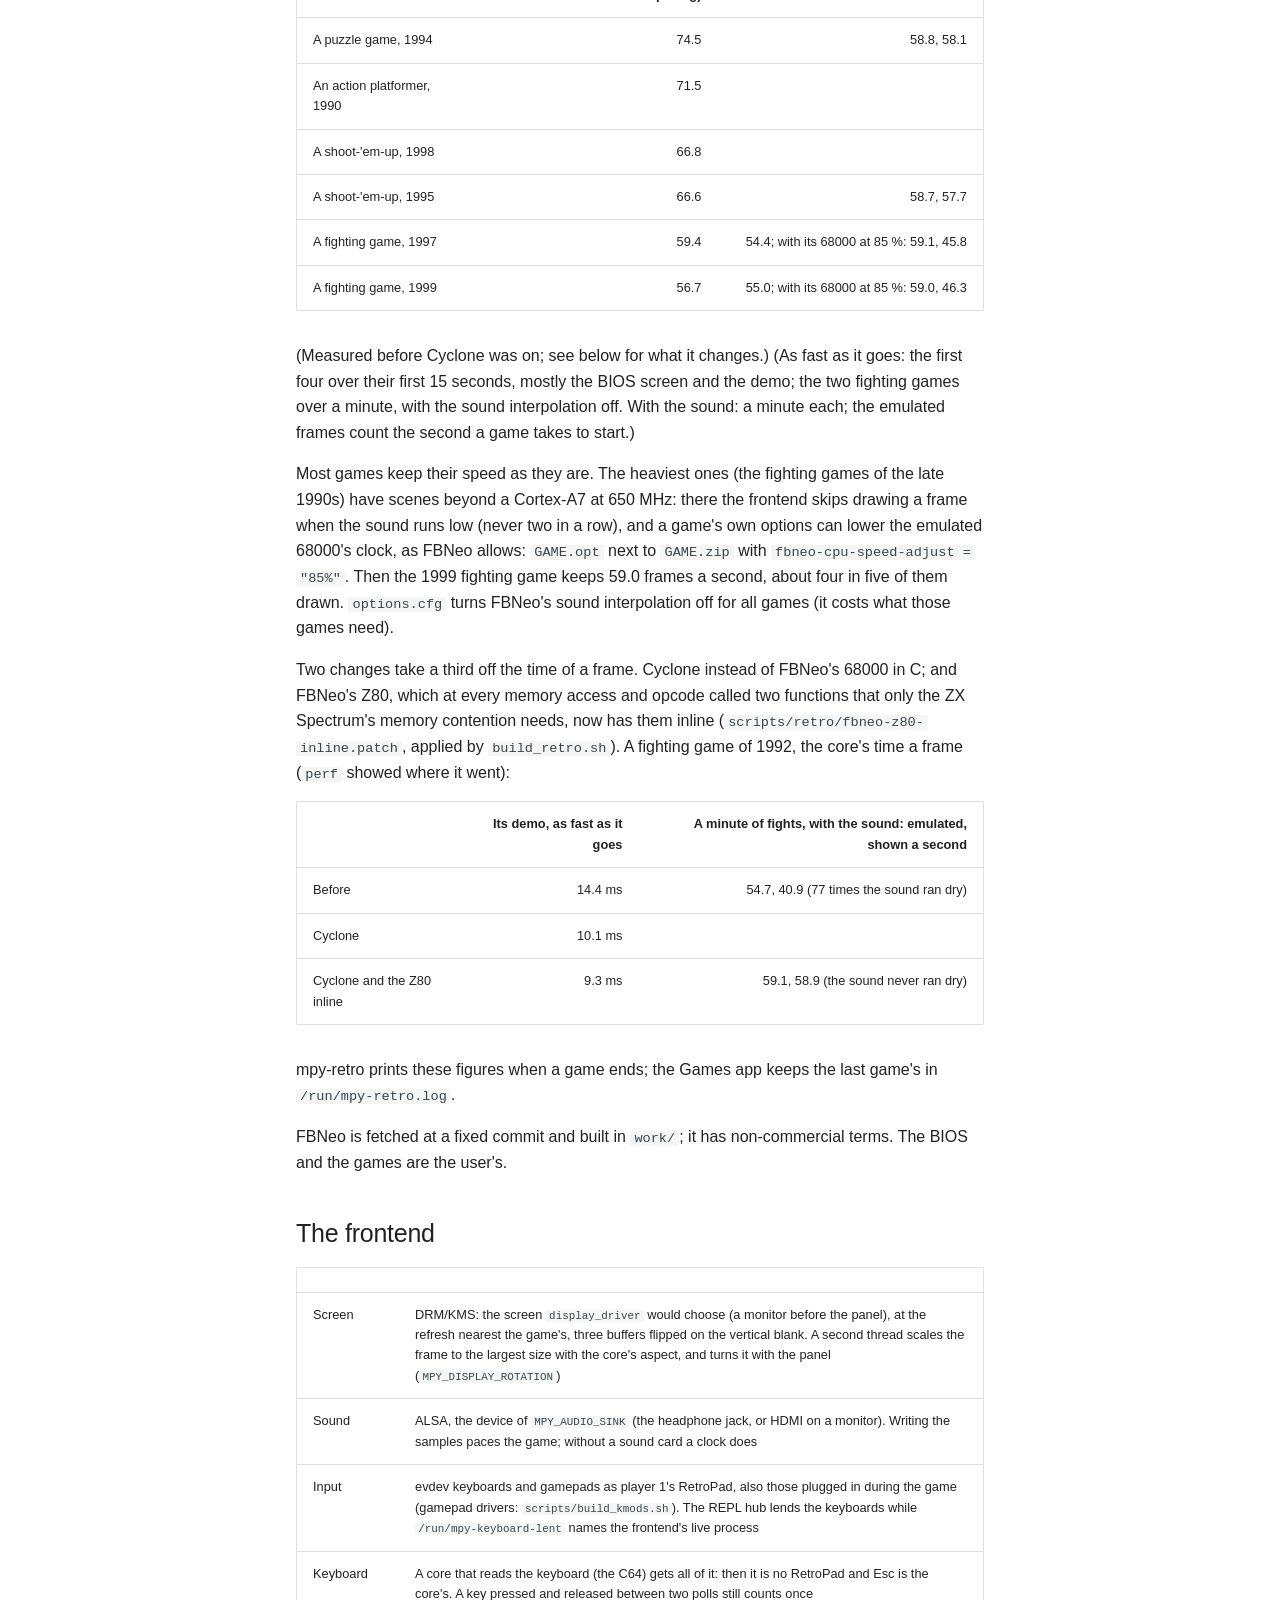
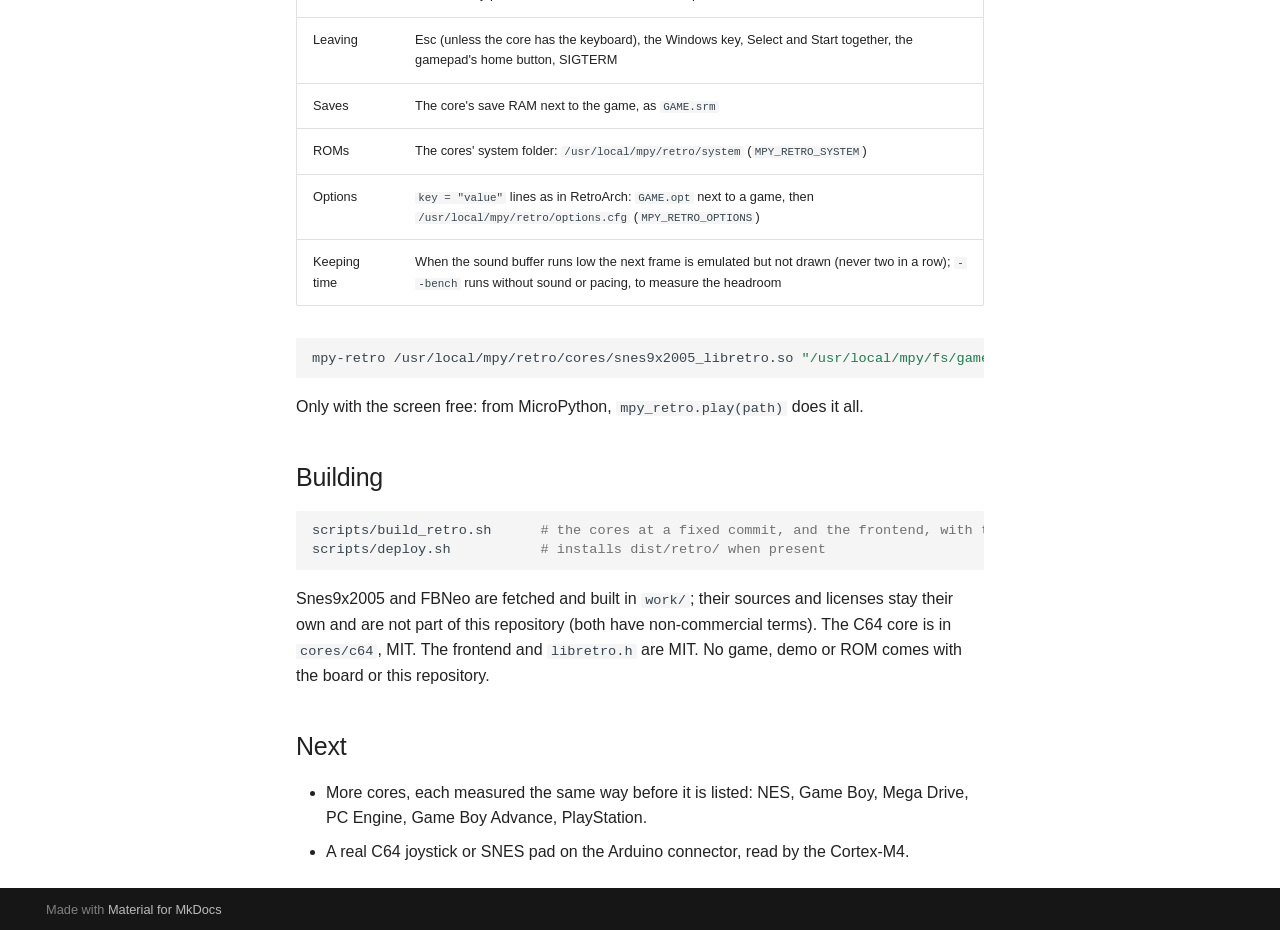
<file: retro/index.html>
<!doctype html>
<html lang="en" class="no-js">
  <head>
    
      <meta charset="utf-8">
      <meta name="viewport" content="width=device-width,initial-scale=1">
      
        <meta name="description" content="Turn a Linux board into a MicroPython board with a touch screen">
      
      
      
        <link rel="canonical" href="https://copper-and-code.github.io/copper-and-code-linux-boards/retro/">
      
      
        <link rel="prev" href="../machine-linux/">
      
      
        <link rel="next" href="../ricognizione/">
      
      
        
      
      
      <link rel="icon" href="../images/logo.svg">
      <meta name="generator" content="mkdocs-1.6.1, mkdocs-material-9.8.1">
    
    
      
        <title>Games: mpy-retro - copper-and-code-linux-boards</title>
      
    
    
      <link rel="stylesheet" href="../assets/stylesheets/main.57a0d79d.min.css">
      
        
        <link rel="stylesheet" href="../assets/stylesheets/palette.fb2fffe2.min.css">
      
      


    
    
      
    
    
      
    
    
      <link rel="stylesheet" href="../stylesheets/site.css">
    
    <script>__md_scope=new URL("..",location),__md_hash=e=>[...e].reduce(((e,_)=>(e<<5)-e+_.charCodeAt(0)),0),__md_get=(e,_=localStorage,t=__md_scope)=>JSON.parse(_.getItem(t.pathname+"."+e)),__md_set=(e,_,t=localStorage,a=__md_scope)=>{try{t.setItem(a.pathname+"."+e,JSON.stringify(_))}catch(e){}}</script>
    
      

    
    
  </head>
  
  
    
    
      
    
    
    
    
    <body dir="ltr" data-md-color-scheme="default" data-md-color-primary="custom" data-md-color-accent="custom">
  
    
    <input class="md-toggle" data-md-toggle="drawer" type="checkbox" id="__drawer" autocomplete="off">
    <input class="md-toggle" data-md-toggle="search" type="checkbox" id="__search" autocomplete="off">
    <label class="md-overlay" for="__drawer"></label>
    <div data-md-component="skip">
      
        
        <a href="#games-mpy-retro" class="md-skip">
          Skip to content
        </a>
      
    </div>
    <div data-md-component="announce">
      
    </div>
    
    
      

  

<header class="md-header md-header--shadow" data-md-component="header">
  <nav class="md-header__inner md-grid" aria-label="Header">
    <a href=".." title="copper-and-code-linux-boards" class="md-header__button md-logo" aria-label="copper-and-code-linux-boards" data-md-component="logo">
      
  <img src="../images/logo.svg" alt="logo">

    </a>
    <label class="md-header__button md-icon" for="__drawer">
      
      <svg xmlns="http://www.w3.org/2000/svg" viewBox="0 0 24 24"><path d="M3 6h18v2H3zm0 5h18v2H3zm0 5h18v2H3z"/></svg>
    </label>
    <div class="md-header__title" data-md-component="header-title">
      <div class="md-header__ellipsis">
        <div class="md-header__topic">
          <span class="md-ellipsis">
            copper-and-code-linux-boards
          </span>
        </div>
        <div class="md-header__topic" data-md-component="header-topic">
          <span class="md-ellipsis">
            
              Games: mpy-retro
            
          </span>
        </div>
      </div>
    </div>
    
      
        <form class="md-header__option" data-md-component="palette">
  
    
    
    
    <input class="md-option" data-md-color-media="(prefers-color-scheme: light)" data-md-color-scheme="default" data-md-color-primary="custom" data-md-color-accent="custom"  aria-label="Switch to dark mode"  type="radio" name="__palette" id="__palette_0">
    
      <label class="md-header__button md-icon" title="Switch to dark mode" for="__palette_1" hidden>
        <svg xmlns="http://www.w3.org/2000/svg" viewBox="0 0 24 24"><path d="m17.75 4.09-2.53 1.94.91 3.06-2.63-1.81-2.63 1.81.91-3.06-2.53-1.94L12.44 4l1.06-3 1.06 3zm3.5 6.91-1.64 1.25.59 1.98-1.7-1.17-1.7 1.17.59-1.98L15.75 11l2.06-.05L18.5 9l.69 1.95zm-2.28 4.95c.83-.08 1.72 1.1 1.19 1.85-.32.45-.66.87-1.08 1.27C15.17 23 8.84 23 4.94 19.07c-3.91-3.9-3.91-10.24 0-14.14.4-.4.82-.76 1.27-1.08.75-.53 1.93.36 1.85 1.19-.27 2.86.69 5.83 2.89 8.02a9.96 9.96 0 0 0 8.02 2.89m-1.64 2.02a12.08 12.08 0 0 1-7.8-3.47c-2.17-2.19-3.33-5-3.49-7.82-2.81 3.14-2.7 7.96.31 10.98 3.02 3.01 7.84 3.12 10.98.31"/></svg>
      </label>
    
  
    
    
    
    <input class="md-option" data-md-color-media="(prefers-color-scheme: dark)" data-md-color-scheme="slate" data-md-color-primary="custom" data-md-color-accent="custom"  aria-label="Switch to light mode"  type="radio" name="__palette" id="__palette_1">
    
      <label class="md-header__button md-icon" title="Switch to light mode" for="__palette_0" hidden>
        <svg xmlns="http://www.w3.org/2000/svg" viewBox="0 0 24 24"><path d="M12 7a5 5 0 0 1 5 5 5 5 0 0 1-5 5 5 5 0 0 1-5-5 5 5 0 0 1 5-5m0 2a3 3 0 0 0-3 3 3 3 0 0 0 3 3 3 3 0 0 0 3-3 3 3 0 0 0-3-3m0-7 2.39 3.42C13.65 5.15 12.84 5 12 5s-1.65.15-2.39.42zM3.34 7l4.16-.35A7.2 7.2 0 0 0 5.94 8.5c-.44.74-.69 1.5-.83 2.29zm.02 10 1.76-3.77a7.131 7.131 0 0 0 2.38 4.14zM20.65 7l-1.77 3.79a7.02 7.02 0 0 0-2.38-4.15zm-.01 10-4.14.36c.59-.51 1.12-1.14 1.54-1.86.42-.73.69-1.5.83-2.29zM12 22l-2.41-3.44c.74.27 1.55.44 2.41.44.82 0 1.63-.17 2.37-.44z"/></svg>
      </label>
    
  
</form>
      
    
    
      <script>var palette=__md_get("__palette");if(palette&&palette.color){if("(prefers-color-scheme)"===palette.color.media){var media=matchMedia("(prefers-color-scheme: light)"),input=document.querySelector(media.matches?"[data-md-color-media='(prefers-color-scheme: light)']":"[data-md-color-media='(prefers-color-scheme: dark)']");palette.color.media=input.getAttribute("data-md-color-media"),palette.color.scheme=input.getAttribute("data-md-color-scheme"),palette.color.primary=input.getAttribute("data-md-color-primary"),palette.color.accent=input.getAttribute("data-md-color-accent")}for(var[key,value]of Object.entries(palette.color))document.body.setAttribute("data-md-color-"+key,value)}</script>
    
    
    
      
      
        <label class="md-header__button md-icon" for="__search">
          
          <svg xmlns="http://www.w3.org/2000/svg" viewBox="0 0 24 24"><path d="M9.5 3A6.5 6.5 0 0 1 16 9.5c0 1.61-.59 3.09-1.56 4.23l.27.27h.79l5 5-1.5 1.5-5-5v-.79l-.27-.27A6.52 6.52 0 0 1 9.5 16 6.5 6.5 0 0 1 3 9.5 6.5 6.5 0 0 1 9.5 3m0 2C7 5 5 7 5 9.5S7 14 9.5 14 14 12 14 9.5 12 5 9.5 5"/></svg>
        </label>
        <div class="md-search" data-md-component="search" role="dialog">
  <label class="md-search__overlay" for="__search"></label>
  <div class="md-search__inner" role="search">
    <form class="md-search__form" name="search">
      <input type="text" class="md-search__input" name="query" aria-label="Search" placeholder="Search" autocapitalize="off" autocorrect="off" autocomplete="off" spellcheck="false" data-md-component="search-query" required>
      <label class="md-search__icon md-icon" for="__search">
        
        <svg xmlns="http://www.w3.org/2000/svg" viewBox="0 0 24 24"><path d="M9.5 3A6.5 6.5 0 0 1 16 9.5c0 1.61-.59 3.09-1.56 4.23l.27.27h.79l5 5-1.5 1.5-5-5v-.79l-.27-.27A6.52 6.52 0 0 1 9.5 16 6.5 6.5 0 0 1 3 9.5 6.5 6.5 0 0 1 9.5 3m0 2C7 5 5 7 5 9.5S7 14 9.5 14 14 12 14 9.5 12 5 9.5 5"/></svg>
        
        <svg xmlns="http://www.w3.org/2000/svg" viewBox="0 0 24 24"><path d="M20 11v2H8l5.5 5.5-1.42 1.42L4.16 12l7.92-7.92L13.5 5.5 8 11z"/></svg>
      </label>
      <nav class="md-search__options" aria-label="Search">
        
          <a href="javascript:void(0)" class="md-search__icon md-icon" title="Share" aria-label="Share" data-clipboard data-clipboard-text="" data-md-component="search-share" tabindex="-1">
            
            <svg xmlns="http://www.w3.org/2000/svg" viewBox="0 0 24 24"><path d="M18 16.08c-.76 0-1.44.3-1.96.77L8.91 12.7c.05-.23.09-.46.09-.7s-.04-.47-.09-.7l7.05-4.11c.54.5 1.25.81 2.04.81a3 3 0 0 0 3-3 3 3 0 0 0-3-3 3 3 0 0 0-3 3c0 .24.04.47.09.7L8.04 9.81C7.5 9.31 6.79 9 6 9a3 3 0 0 0-3 3 3 3 0 0 0 3 3c.79 0 1.5-.31 2.04-.81l7.12 4.15c-.05.21-.08.43-.08.66 0 1.61 1.31 2.91 2.92 2.91s2.92-1.3 2.92-2.91A2.92 2.92 0 0 0 18 16.08"/></svg>
          </a>
        
        <button type="reset" class="md-search__icon md-icon" title="Clear" aria-label="Clear" tabindex="-1">
          
          <svg xmlns="http://www.w3.org/2000/svg" viewBox="0 0 24 24"><path d="M19 6.41 17.59 5 12 10.59 6.41 5 5 6.41 10.59 12 5 17.59 6.41 19 12 13.41 17.59 19 19 17.59 13.41 12z"/></svg>
        </button>
      </nav>
      
    </form>
    <div class="md-search__output">
      <div class="md-search__scrollwrap" tabindex="0" data-md-scrollfix>
        <div class="md-search-result" data-md-component="search-result">
          <div class="md-search-result__meta">
            Initializing search
          </div>
          <ol class="md-search-result__list" role="presentation"></ol>
        </div>
      </div>
    </div>
  </div>
</div>
      
    
    
  </nav>
  
</header>
    
    <div class="md-container" data-md-component="container">
      
      
        
          
        
      
      <main class="md-main" data-md-component="main">
        <div class="md-main__inner md-grid">
          
            
              
              <div class="md-sidebar md-sidebar--primary" data-md-component="sidebar" data-md-type="navigation" >
                <div class="md-sidebar__scrollwrap">
                  <div class="md-sidebar__inner">
                    



<nav class="md-nav md-nav--primary" aria-label="Navigation" data-md-level="0">
  <label class="md-nav__title" for="__drawer">
    <a href=".." title="copper-and-code-linux-boards" class="md-nav__button md-logo" aria-label="copper-and-code-linux-boards" data-md-component="logo">
      
  <img src="../images/logo.svg" alt="logo">

    </a>
    copper-and-code-linux-boards
  </label>
  
  <ul class="md-nav__list" data-md-scrollfix>
    
      
      
  
  
  
  
    <li class="md-nav__item">
      <a href=".." class="md-nav__link">
        
  
  
  <span class="md-ellipsis">
    
  
    Home
  

    
  </span>
  
  

      </a>
    </li>
  

    
      
      
  
  
  
  
    <li class="md-nav__item">
      <a href="../stm32mp135f-dk-install/" class="md-nav__link">
        
  
  
  <span class="md-ellipsis">
    
  
    Getting started
  

    
  </span>
  
  

      </a>
    </li>
  

    
      
      
  
  
  
  
    <li class="md-nav__item">
      <a href="../examples/" class="md-nav__link">
        
  
  
  <span class="md-ellipsis">
    
  
    Examples
  

    
  </span>
  
  

      </a>
    </li>
  

    
      
      
  
  
  
  
    <li class="md-nav__item">
      <a href="../stm32mp135f-dk/" class="md-nav__link">
        
  
  
  <span class="md-ellipsis">
    
  
    The STM32MP135F-DK
  

    
  </span>
  
  

      </a>
    </li>
  

    
      
      
  
  
  
  
    <li class="md-nav__item">
      <a href="../display-driver/" class="md-nav__link">
        
  
  
  <span class="md-ellipsis">
    
  
    The display_driver contract
  

    
  </span>
  
  

      </a>
    </li>
  

    
      
      
  
  
  
  
    <li class="md-nav__item">
      <a href="../stm32mp157c-dk2/" class="md-nav__link">
        
  
  
  <span class="md-ellipsis">
    
  
    The STM32MP157C-DK2 and its Cortex-M4
  

    
  </span>
  
  

      </a>
    </li>
  

    
      
      
  
  
  
  
    <li class="md-nav__item">
      <a href="../machine-linux/" class="md-nav__link">
        
  
  
  <span class="md-ellipsis">
    
  
    machine on Linux's drivers
  

    
  </span>
  
  

      </a>
    </li>
  

    
      
      
  
  
    
  
  
  
    <li class="md-nav__item md-nav__item--active">
      
      <input class="md-nav__toggle md-toggle" type="checkbox" id="__toc">
      
      
        
      
      
        <label class="md-nav__link md-nav__link--active" for="__toc">
          
  
  
  <span class="md-ellipsis">
    
  
    Games: mpy-retro
  

    
  </span>
  
  

          <span class="md-nav__icon md-icon"></span>
        </label>
      
      <a href="./" class="md-nav__link md-nav__link--active">
        
  
  
  <span class="md-ellipsis">
    
  
    Games: mpy-retro
  

    
  </span>
  
  

      </a>
      
        

<nav class="md-nav md-nav--secondary" aria-label="Table of contents">
  
  
  
    
  
  
    <label class="md-nav__title" for="__toc">
      <span class="md-nav__icon md-icon"></span>
      Table of contents
    </label>
    <ul class="md-nav__list" data-md-component="toc" data-md-scrollfix>
      
        <li class="md-nav__item">
  <a href="#measured-on-the-stm32mp157c-dk2" class="md-nav__link">
    <span class="md-ellipsis">
      
        Measured on the STM32MP157C-DK2
      
    </span>
  </a>
  
</li>
      
        <li class="md-nav__item">
  <a href="#the-c64" class="md-nav__link">
    <span class="md-ellipsis">
      
        The C64
      
    </span>
  </a>
  
</li>
      
        <li class="md-nav__item">
  <a href="#neo-geo-and-the-arcade-fbneo" class="md-nav__link">
    <span class="md-ellipsis">
      
        Neo Geo and the arcade: FBNeo
      
    </span>
  </a>
  
</li>
      
        <li class="md-nav__item">
  <a href="#the-frontend" class="md-nav__link">
    <span class="md-ellipsis">
      
        The frontend
      
    </span>
  </a>
  
</li>
      
        <li class="md-nav__item">
  <a href="#building" class="md-nav__link">
    <span class="md-ellipsis">
      
        Building
      
    </span>
  </a>
  
</li>
      
        <li class="md-nav__item">
  <a href="#next" class="md-nav__link">
    <span class="md-ellipsis">
      
        Next
      
    </span>
  </a>
  
</li>
      
    </ul>
  
</nav>
      
    </li>
  

    
      
      
  
  
  
  
    <li class="md-nav__item">
      <a href="../ricognizione/" class="md-nav__link">
        
  
  
  <span class="md-ellipsis">
    
  
    Phase 0 reconnaissance
  

    
  </span>
  
  

      </a>
    </li>
  

    
      
      
  
  
  
  
    <li class="md-nav__item">
      <a href="https://github.com/Copper-And-Code/copper-and-code-linux-boards" class="md-nav__link">
        
  
  
  <span class="md-ellipsis">
    
  
    Source on GitHub
  

    
  </span>
  
  

      </a>
    </li>
  

    
      
      
  
  
  
  
    <li class="md-nav__item">
      <a href="https://copper-and-code.github.io/copper-and-code-studio/" class="md-nav__link">
        
  
  
  <span class="md-ellipsis">
    
  
    Copper and Code Studio
  

    
  </span>
  
  

      </a>
    </li>
  

    
  </ul>
</nav>
                  </div>
                </div>
              </div>
            
            
              
              <div class="md-sidebar md-sidebar--secondary" data-md-component="sidebar" data-md-type="toc" >
                <div class="md-sidebar__scrollwrap">
                  <div class="md-sidebar__inner">
                    

<nav class="md-nav md-nav--secondary" aria-label="Table of contents">
  
  
  
    
  
  
    <label class="md-nav__title" for="__toc">
      <span class="md-nav__icon md-icon"></span>
      Table of contents
    </label>
    <ul class="md-nav__list" data-md-component="toc" data-md-scrollfix>
      
        <li class="md-nav__item">
  <a href="#measured-on-the-stm32mp157c-dk2" class="md-nav__link">
    <span class="md-ellipsis">
      
        Measured on the STM32MP157C-DK2
      
    </span>
  </a>
  
</li>
      
        <li class="md-nav__item">
  <a href="#the-c64" class="md-nav__link">
    <span class="md-ellipsis">
      
        The C64
      
    </span>
  </a>
  
</li>
      
        <li class="md-nav__item">
  <a href="#neo-geo-and-the-arcade-fbneo" class="md-nav__link">
    <span class="md-ellipsis">
      
        Neo Geo and the arcade: FBNeo
      
    </span>
  </a>
  
</li>
      
        <li class="md-nav__item">
  <a href="#the-frontend" class="md-nav__link">
    <span class="md-ellipsis">
      
        The frontend
      
    </span>
  </a>
  
</li>
      
        <li class="md-nav__item">
  <a href="#building" class="md-nav__link">
    <span class="md-ellipsis">
      
        Building
      
    </span>
  </a>
  
</li>
      
        <li class="md-nav__item">
  <a href="#next" class="md-nav__link">
    <span class="md-ellipsis">
      
        Next
      
    </span>
  </a>
  
</li>
      
    </ul>
  
</nav>
                  </div>
                </div>
              </div>
            
          
          
            <div class="md-content" data-md-component="content">
              
              <article class="md-content__inner md-typeset">
                
                  



<h1 id="games-mpy-retro">Games: mpy-retro<a class="headerlink" href="#games-mpy-retro" title="Permanent link">&para;</a></h1>
<p><code>mpy-retro</code> is a libretro frontend in C for these boards: it loads one core (a <code>.so</code>), runs one game
full screen and gives the screen back to MicroPython when the game ends. An LVGL app chooses the
game (<a href="../examples/#games">the Games example</a>); the emulation is C, on its own CPU.</p>
<h2 id="measured-on-the-stm32mp157c-dk2">Measured on the STM32MP157C-DK2<a class="headerlink" href="#measured-on-the-stm32mp157c-dk2" title="Permanent link">&para;</a></h2>
<p>Snes9x2005, the core of the earlier STM32H743 port, built for the Cortex-A7 at 650 MHz. One core
emulates, every frame drawn, 600 frames after 1800 of warm-up (its benchmark build, no screen):</p>
<table>
<thead>
<tr>
<th>Game</th>
<th style="text-align: right;">Emulation and drawing</th>
<th style="text-align: right;">Budget</th>
<th style="text-align: right;">STM32H743 at 480 MHz</th>
</tr>
</thead>
<tbody>
<tr>
<td>A platform game, 1990</td>
<td style="text-align: right;">9.2 ms</td>
<td style="text-align: right;">16.7 ms</td>
<td style="text-align: right;">24.0 ms</td>
</tr>
<tr>
<td>A racing game in Mode 7, 1990</td>
<td style="text-align: right;">13.1 ms (slowest 16.1)</td>
<td style="text-align: right;">16.7 ms</td>
<td style="text-align: right;">24.9 ms</td>
</tr>
<tr>
<td>An action adventure, 1991</td>
<td style="text-align: right;">11.3 ms</td>
<td style="text-align: right;">16.7 ms</td>
<td style="text-align: right;">26.1 ms</td>
</tr>
</tbody>
</table>
<p>The final image of the platform game matches the PC build's bit for bit. Through the frontend, with
the sound pacing it and the scaling on the other CPU, the platform game runs at 60.0 emulated frames
a second on a 1280×720 monitor and on the turned 800×480 panel. On the panel, 59.8 of them a second
reach the screen: the panel is switched to its 60 Hz mode (it prefers 50), the scaled and turned
frame takes 3.6 ms to draw, and three buffers keep a frame that comes while another waits for the
blank (the few missing come from 60.04 Hz of the SNES against 60.00 of the panel).</p>
<h2 id="the-c64">The C64<a class="headerlink" href="#the-c64" title="Permanent link">&para;</a></h2>
<p>The C64 core of the same STM32H743 and RP2350 projects, in this repository as a libretro core
(<a href="https://github.com/Copper-And-Code/copper-and-code-linux-boards/tree/main/cores/c64">cores/c64</a>): 6510, CIAs,
VIC-II, SID, the emulated 1541 and cartridges. <code>.prg</code>, <code>.d64</code> (loaded and run by itself) and <code>.crt</code>
files start from the Games list. On the STM32MP157C-DK2 it runs at 50.1 emulated and 49.9 shown
frames a second (the panel switched to 50 Hz), 5.4 ms to draw a frame; while a disk loads, three
frames run for each one shown, about 2.5 times real speed.</p>
<p>The whole keyboard is the C64's, by position (as VICE's positional map): Esc RUN/STOP, Tab CTRL,
left Ctrl C=, Home CLR/HOME, Insert £, Page Up ↑, the backquote ←, F2 F4 F6 F8 as the shifted
function keys. The joystick is in port 2: a gamepad, or the keypad's 8 4 6 2 and 0; the gamepad's
Select moves it to port 1. The Windows key, or Select and Start together, come back to the list.</p>
<p>The Commodore ROMs are the user's, in <code>/usr/local/mpy/retro/system/c64/</code> (see
<a href="https://github.com/Copper-And-Code/copper-and-code-linux-boards/tree/main/cores/c64">the core's notes</a>). The
demo used to check it, <a href="https://www.linusakesson.net/scene/nine/">Nine</a> by Linus Åkesson, comes
from its author's page.</p>
<h2 id="neo-geo-and-the-arcade-fbneo">Neo Geo and the arcade: FBNeo<a class="headerlink" href="#neo-geo-and-the-arcade-fbneo" title="Permanent link">&para;</a></h2>
<p>FBNeo, the libretro core of reference for the Neo Geo, built for our CPU (<code>platform=rpi2</code>: Cortex-A7
with NEON) with Cyclone, its 68000 in ARM assembly, which <code>options.cfg</code> turns on (FBNeo leaves it
off by default, for savestates that match other platforms'; mpy-retro makes none). The full build, which also brings CPS1, CPS2,
Sega System 16 and the other arcade systems FBNeo knows; romsets are FBNeo's (<code>.zip</code>), the BIOS
<code>neogeo.zip</code> goes next to the Neo Geo games and is not listed. The Neo Geo runs at 59.19 frames a
second; measured on the STM32MP157C-DK2:</p>
<table>
<thead>
<tr>
<th>Game</th>
<th style="text-align: right;">As fast as it goes (no sound, no pacing)</th>
<th style="text-align: right;">With the sound pacing it: emulated, shown</th>
</tr>
</thead>
<tbody>
<tr>
<td>A puzzle game, 1994</td>
<td style="text-align: right;">74.5</td>
<td style="text-align: right;">58.8, 58.1</td>
</tr>
<tr>
<td>An action platformer, 1990</td>
<td style="text-align: right;">71.5</td>
<td style="text-align: right;"></td>
</tr>
<tr>
<td>A shoot-'em-up, 1998</td>
<td style="text-align: right;">66.8</td>
<td style="text-align: right;"></td>
</tr>
<tr>
<td>A shoot-'em-up, 1995</td>
<td style="text-align: right;">66.6</td>
<td style="text-align: right;">58.7, 57.7</td>
</tr>
<tr>
<td>A fighting game, 1997</td>
<td style="text-align: right;">59.4</td>
<td style="text-align: right;">54.4; with its 68000 at 85 %: 59.1, 45.8</td>
</tr>
<tr>
<td>A fighting game, 1999</td>
<td style="text-align: right;">56.7</td>
<td style="text-align: right;">55.0; with its 68000 at 85 %: 59.0, 46.3</td>
</tr>
</tbody>
</table>
<p>(Measured before Cyclone was on; see below for what it changes.) (As fast as it goes: the first four over their first 15 seconds, mostly the BIOS screen and
the demo; the two fighting games over a minute, with the sound interpolation off. With the sound: a
minute each; the emulated frames count the second a game takes to start.)</p>
<p>Most games keep their speed as they are. The heaviest ones (the fighting games of the late 1990s) have scenes beyond a
Cortex-A7 at 650 MHz: there the frontend skips drawing a frame when the sound runs low (never two in
a row), and a game's own options can lower the emulated 68000's clock, as FBNeo allows:
<code>GAME.opt</code> next to <code>GAME.zip</code> with <code>fbneo-cpu-speed-adjust = "85%"</code>. Then the 1999 fighting game keeps 59.0 frames
a second, about four in five of them drawn. <code>options.cfg</code> turns FBNeo's sound interpolation off for
all games (it costs what those games need).</p>
<p>Two changes take a third off the time of a frame. Cyclone instead of FBNeo's 68000 in C; and FBNeo's
Z80, which at every memory access and opcode called two functions that only the ZX Spectrum's memory
contention needs, now has them inline (<code>scripts/retro/fbneo-z80-inline.patch</code>, applied by
<code>build_retro.sh</code>). A fighting game of 1992, the core's time a frame (<code>perf</code> showed where it went):</p>
<table>
<thead>
<tr>
<th></th>
<th style="text-align: right;">Its demo, as fast as it goes</th>
<th style="text-align: right;">A minute of fights, with the sound: emulated, shown a second</th>
</tr>
</thead>
<tbody>
<tr>
<td>Before</td>
<td style="text-align: right;">14.4 ms</td>
<td style="text-align: right;">54.7, 40.9 (77 times the sound ran dry)</td>
</tr>
<tr>
<td>Cyclone</td>
<td style="text-align: right;">10.1 ms</td>
<td style="text-align: right;"></td>
</tr>
<tr>
<td>Cyclone and the Z80 inline</td>
<td style="text-align: right;">9.3 ms</td>
<td style="text-align: right;">59.1, 58.9 (the sound never ran dry)</td>
</tr>
</tbody>
</table>
<p>mpy-retro prints these figures when a game ends; the Games app keeps the last game's in
<code>/run/mpy-retro.log</code>.</p>
<p>FBNeo is fetched at a fixed commit and built in <code>work/</code>; it has non-commercial terms. The BIOS and
the games are the user's.</p>
<h2 id="the-frontend">The frontend<a class="headerlink" href="#the-frontend" title="Permanent link">&para;</a></h2>
<table>
<thead>
<tr>
<th></th>
<th></th>
</tr>
</thead>
<tbody>
<tr>
<td>Screen</td>
<td>DRM/KMS: the screen <code>display_driver</code> would choose (a monitor before the panel), at the refresh nearest the game's, three buffers flipped on the vertical blank. A second thread scales the frame to the largest size with the core's aspect, and turns it with the panel (<code>MPY_DISPLAY_ROTATION</code>)</td>
</tr>
<tr>
<td>Sound</td>
<td>ALSA, the device of <code>MPY_AUDIO_SINK</code> (the headphone jack, or HDMI on a monitor). Writing the samples paces the game; without a sound card a clock does</td>
</tr>
<tr>
<td>Input</td>
<td>evdev keyboards and gamepads as player 1's RetroPad, also those plugged in during the game (gamepad drivers: <code>scripts/build_kmods.sh</code>). The REPL hub lends the keyboards while <code>/run/mpy-keyboard-lent</code> names the frontend's live process</td>
</tr>
<tr>
<td>Keyboard</td>
<td>A core that reads the keyboard (the C64) gets all of it: then it is no RetroPad and Esc is the core's. A key pressed and released between two polls still counts once</td>
</tr>
<tr>
<td>Leaving</td>
<td>Esc (unless the core has the keyboard), the Windows key, Select and Start together, the gamepad's home button, SIGTERM</td>
</tr>
<tr>
<td>Saves</td>
<td>The core's save RAM next to the game, as <code>GAME.srm</code></td>
</tr>
<tr>
<td>ROMs</td>
<td>The cores' system folder: <code>/usr/local/mpy/retro/system</code> (<code>MPY_RETRO_SYSTEM</code>)</td>
</tr>
<tr>
<td>Options</td>
<td><code>key = "value"</code> lines as in RetroArch: <code>GAME.opt</code> next to a game, then <code>/usr/local/mpy/retro/options.cfg</code> (<code>MPY_RETRO_OPTIONS</code>)</td>
</tr>
<tr>
<td>Keeping time</td>
<td>When the sound buffer runs low the next frame is emulated but not drawn (never two in a row); <code>--bench</code> runs without sound or pacing, to measure the headroom</td>
</tr>
</tbody>
</table>
<div class="highlight"><pre><span></span><code>mpy-retro<span class="w"> </span>/usr/local/mpy/retro/cores/snes9x2005_libretro.so<span class="w"> </span><span class="s2">"/usr/local/mpy/fs/games/snes/My game.sfc"</span>
</code></pre></div>
<p>Only with the screen free: from MicroPython, <code>mpy_retro.play(path)</code> does it all.</p>
<h2 id="building">Building<a class="headerlink" href="#building" title="Permanent link">&para;</a></h2>
<div class="highlight"><pre><span></span><code>scripts/build_retro.sh<span class="w">      </span><span class="c1"># the cores at a fixed commit, and the frontend, with the board's SDK</span>
scripts/deploy.sh<span class="w">           </span><span class="c1"># installs dist/retro/ when present</span>
</code></pre></div>
<p>Snes9x2005 and FBNeo are fetched and built in <code>work/</code>; their sources and licenses stay their own
and are not part of this repository (both have non-commercial terms). The C64 core is in
<code>cores/c64</code>, MIT. The frontend and <code>libretro.h</code> are MIT. No game, demo or ROM comes with the board
or this repository.</p>
<h2 id="next">Next<a class="headerlink" href="#next" title="Permanent link">&para;</a></h2>
<ul>
<li>More cores, each measured the same way before it is listed: NES, Game Boy, Mega Drive, PC Engine,
  Game Boy Advance, PlayStation.</li>
<li>A real C64 joystick or SNES pad on the Arduino connector, read by the Cortex-M4.</li>
</ul>












                
              </article>
            </div>
          
          
<script>var target=document.getElementById(location.hash.slice(1));target&&target.name&&(target.checked=target.name.startsWith("__tabbed_"))</script>
        </div>
        
          <button type="button" class="md-top md-icon" data-md-component="top" hidden>
  
  <svg xmlns="http://www.w3.org/2000/svg" viewBox="0 0 24 24"><path d="M13 20h-2V8l-5.5 5.5-1.42-1.42L12 4.16l7.92 7.92-1.42 1.42L13 8z"/></svg>
  Back to top
</button>
        
      </main>
      
        <footer class="md-footer">
  
  <div class="md-footer-meta md-typeset">
    <div class="md-footer-meta__inner md-grid">
      <div class="md-copyright">
  
  
    Made with
    <a href="https://squidfunk.github.io/mkdocs-material/" target="_blank" rel="noopener">
      Material for MkDocs
    </a>
  
</div>
      
    </div>
  </div>
</footer>
      
    </div>
    <div class="md-dialog" data-md-component="dialog">
      <div class="md-dialog__inner md-typeset"></div>
    </div>
    
    
    
      
      
      <script id="__config" type="application/json">{"annotate": null, "base": "..", "features": ["navigation.top", "navigation.tracking", "search.highlight", "search.share"], "search": "../assets/javascripts/workers/search.a7633da7.min.js", "tags": null, "translations": {"clipboard.copied": "Copied to clipboard", "clipboard.copy": "Copy to clipboard", "search.result.more.one": "1 more on this page", "search.result.more.other": "# more on this page", "search.result.none": "No matching documents", "search.result.one": "1 matching document", "search.result.other": "# matching documents", "search.result.placeholder": "Type to start searching", "search.result.term.missing": "Missing", "select.version": "Select version"}, "version": null}</script>
    
    
      <script src="../assets/javascripts/bundle.a5f9d56c.min.js"></script>
      
    
  </body>
</html>
</file>
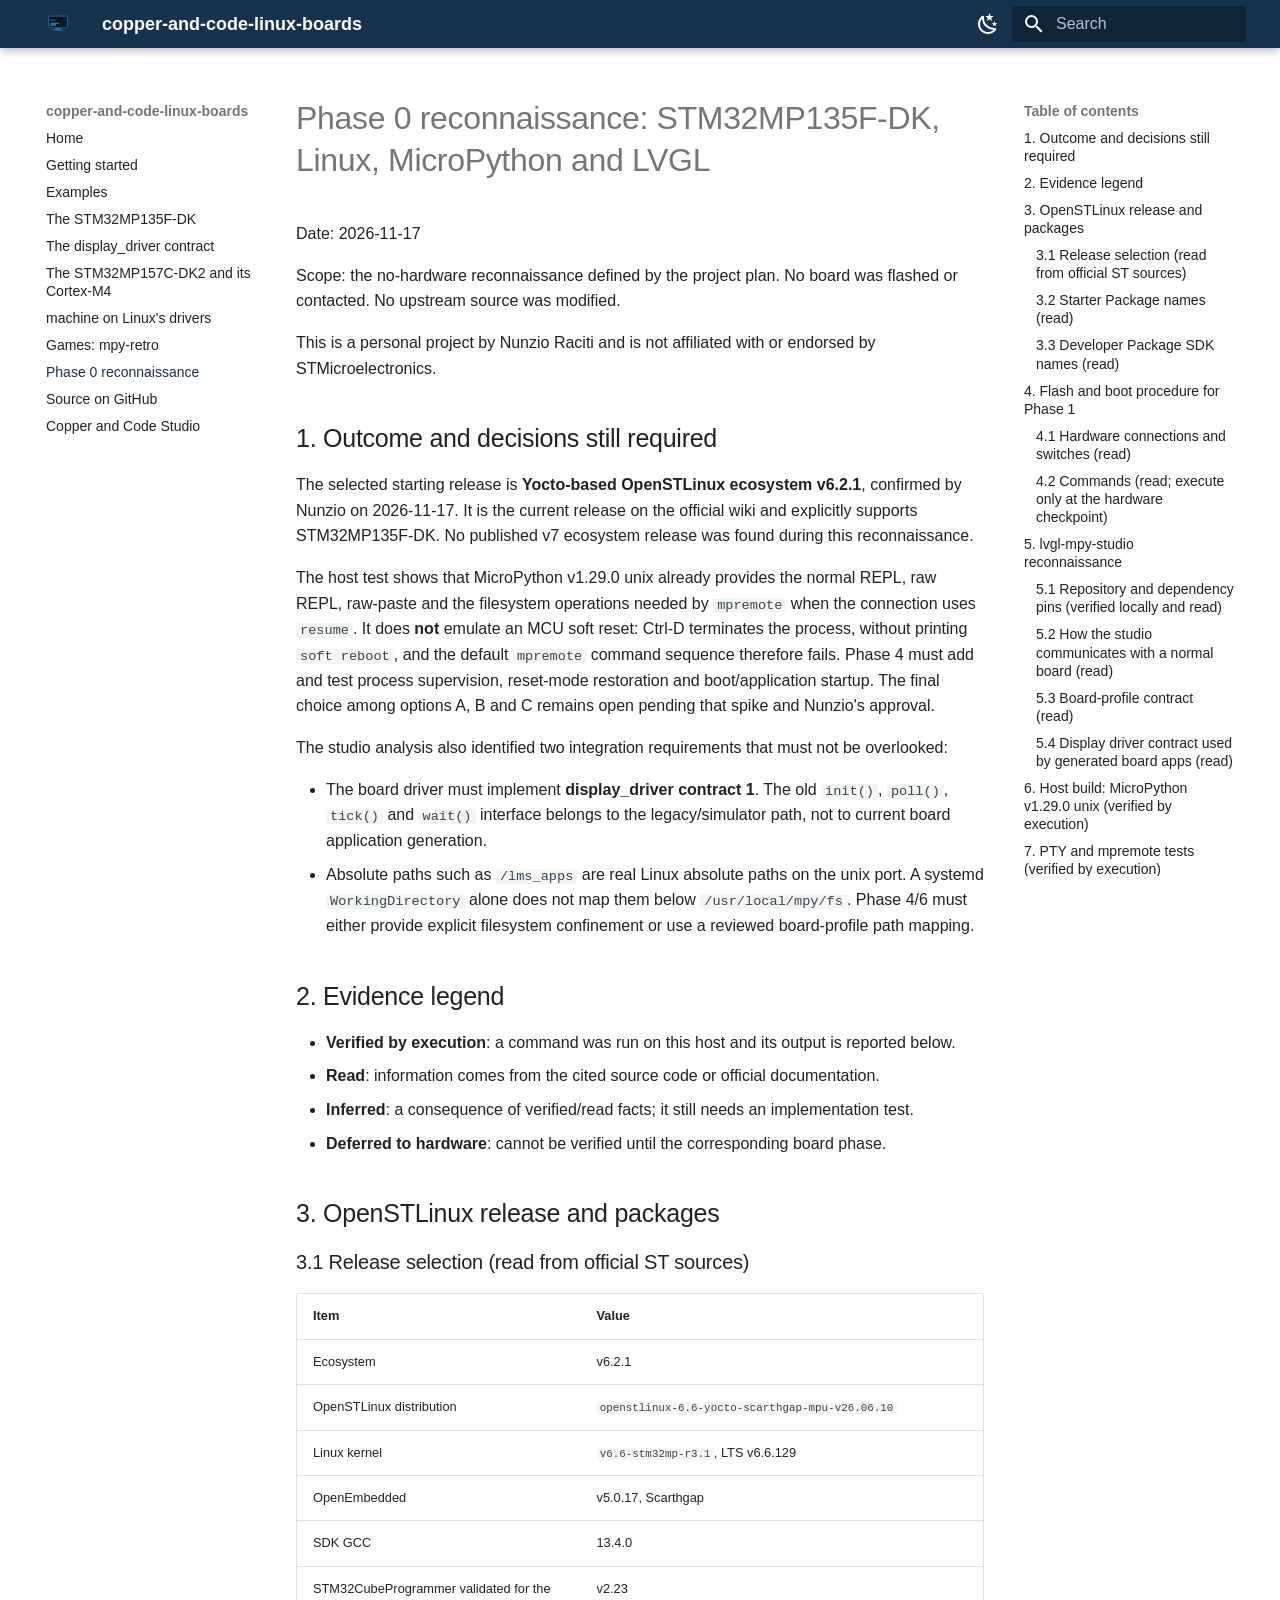
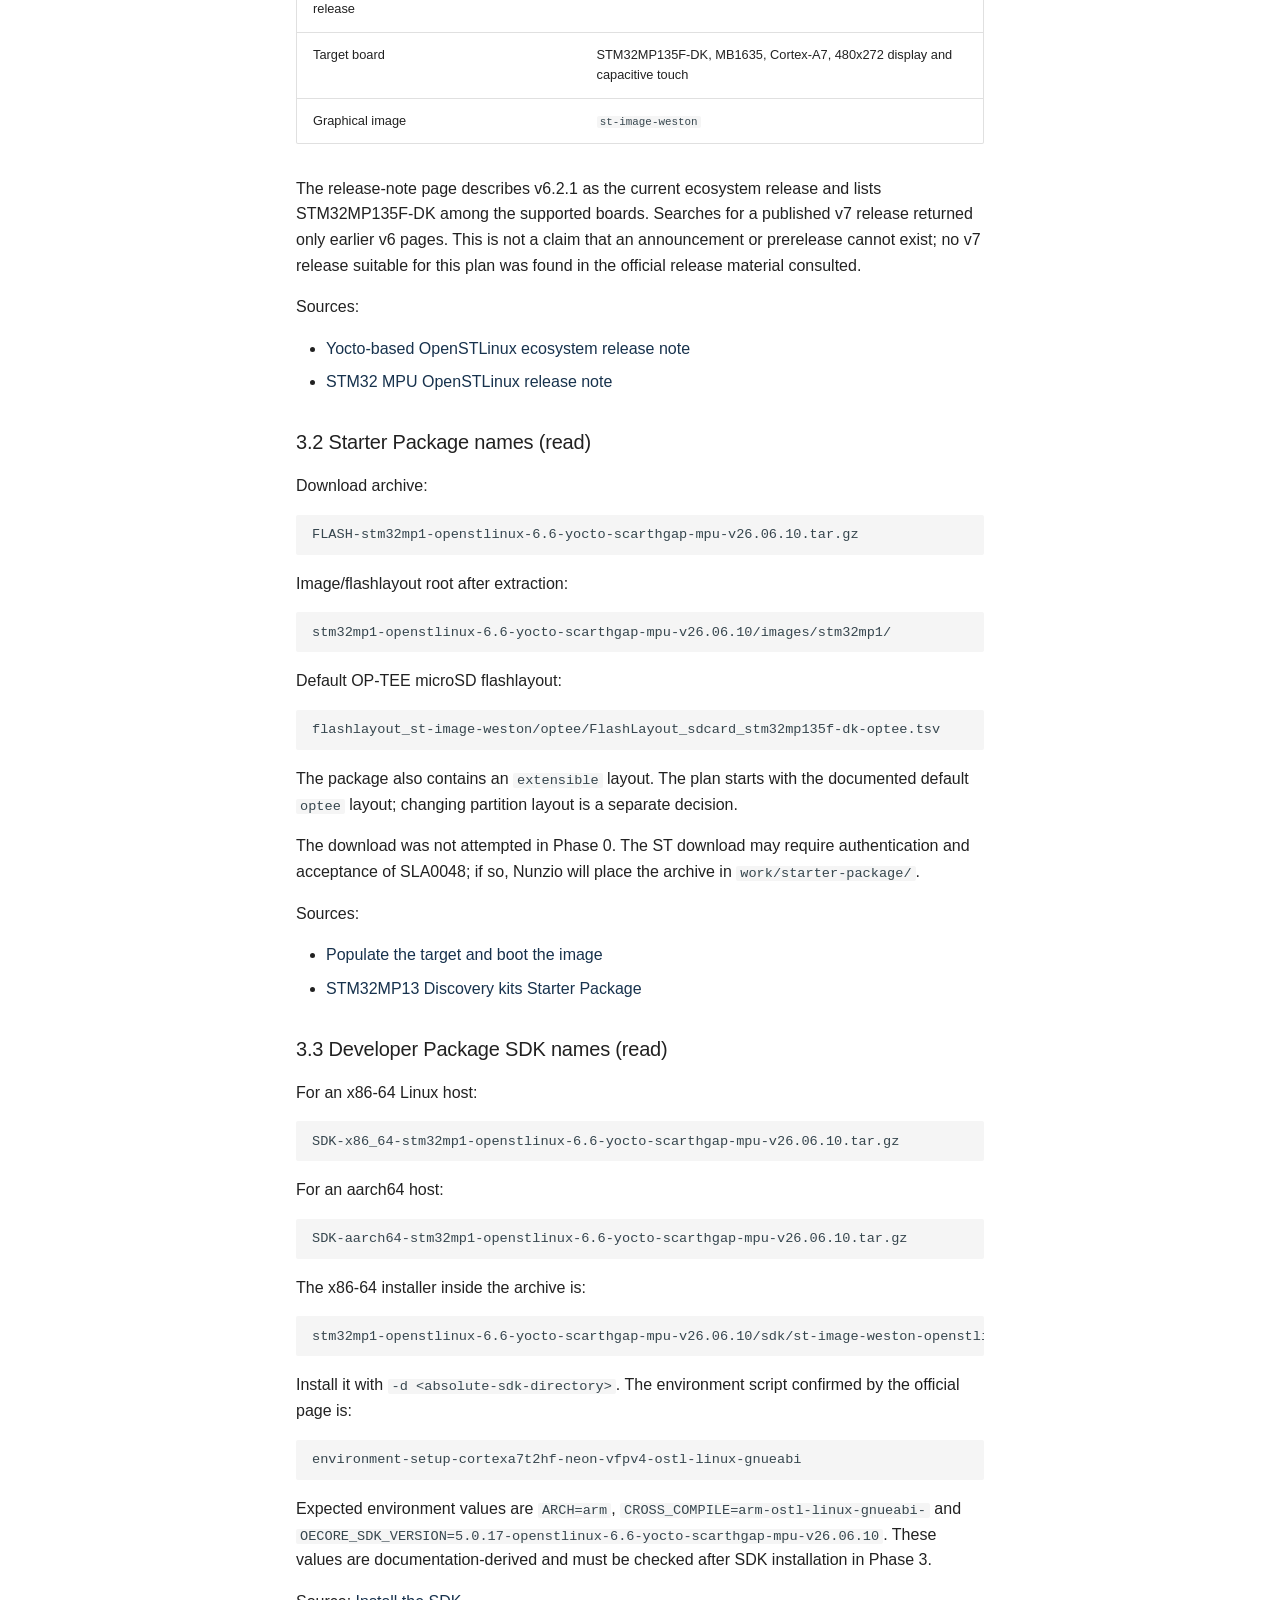
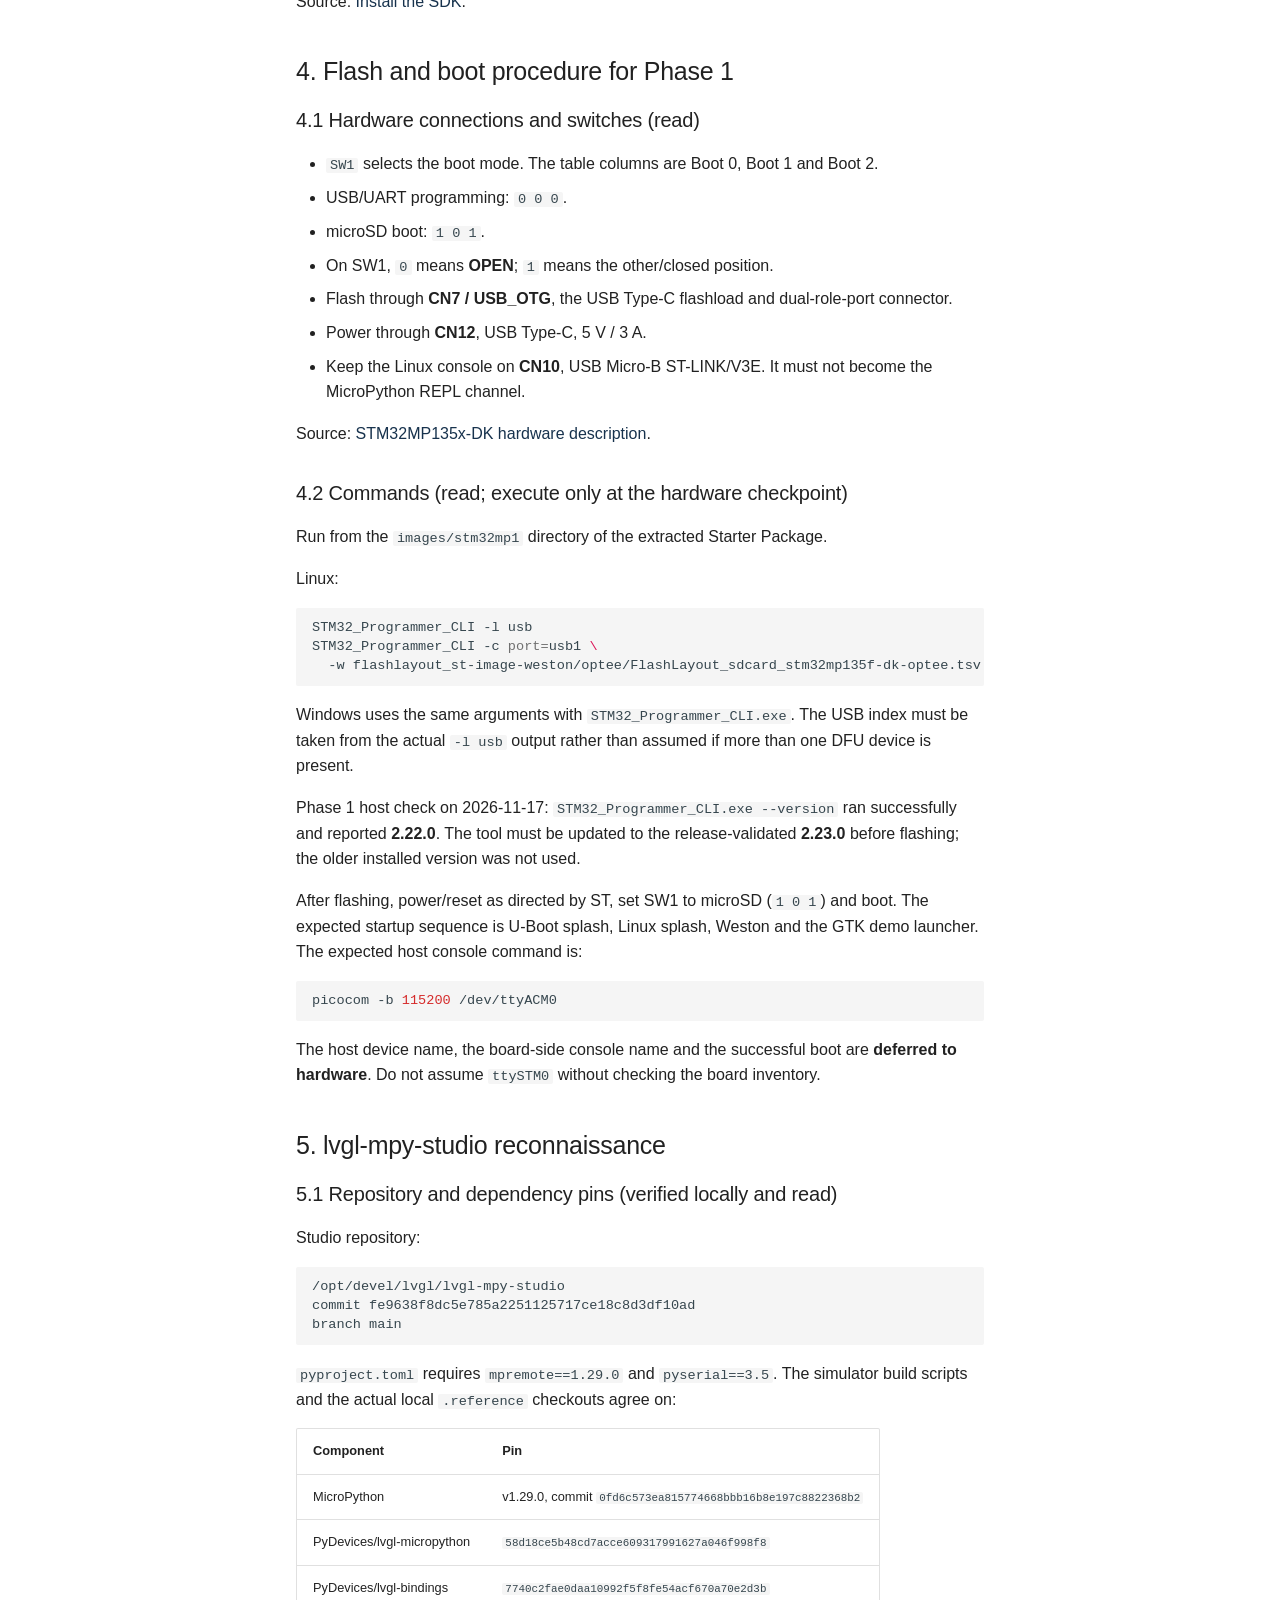
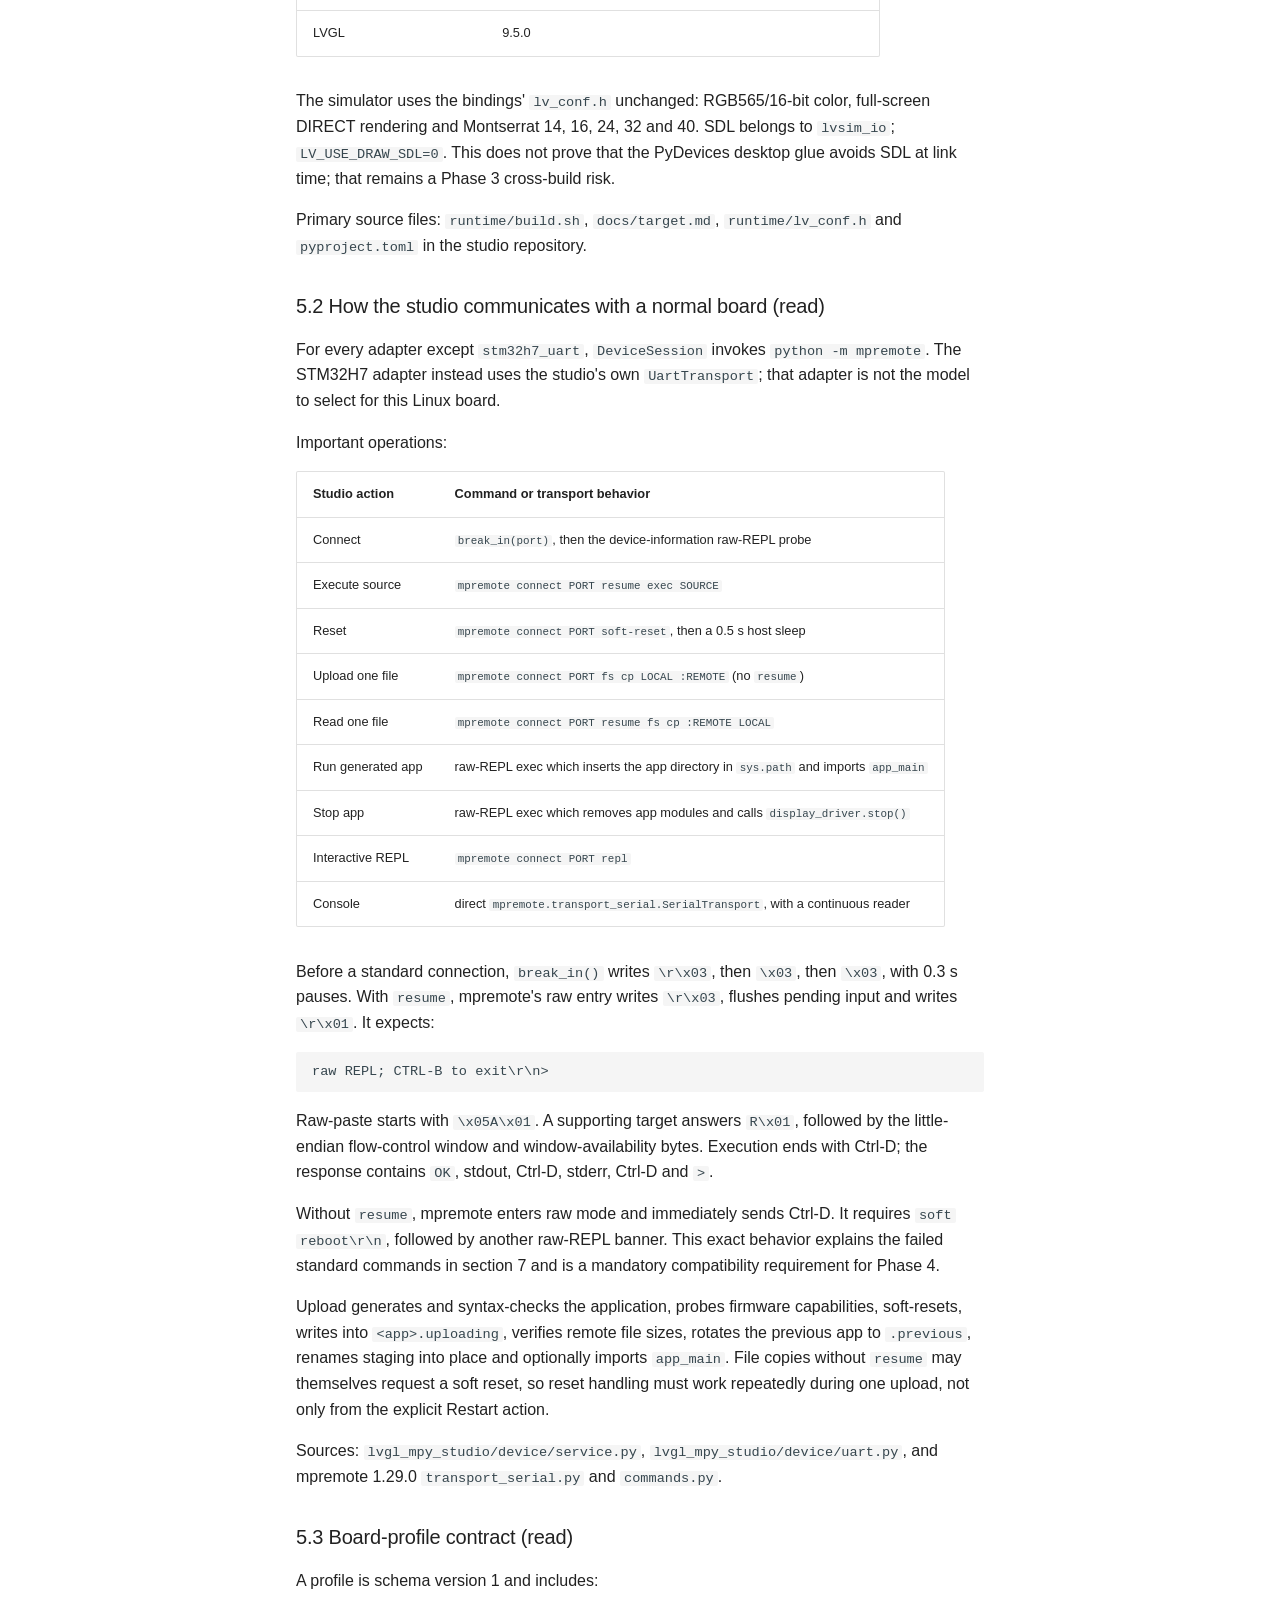
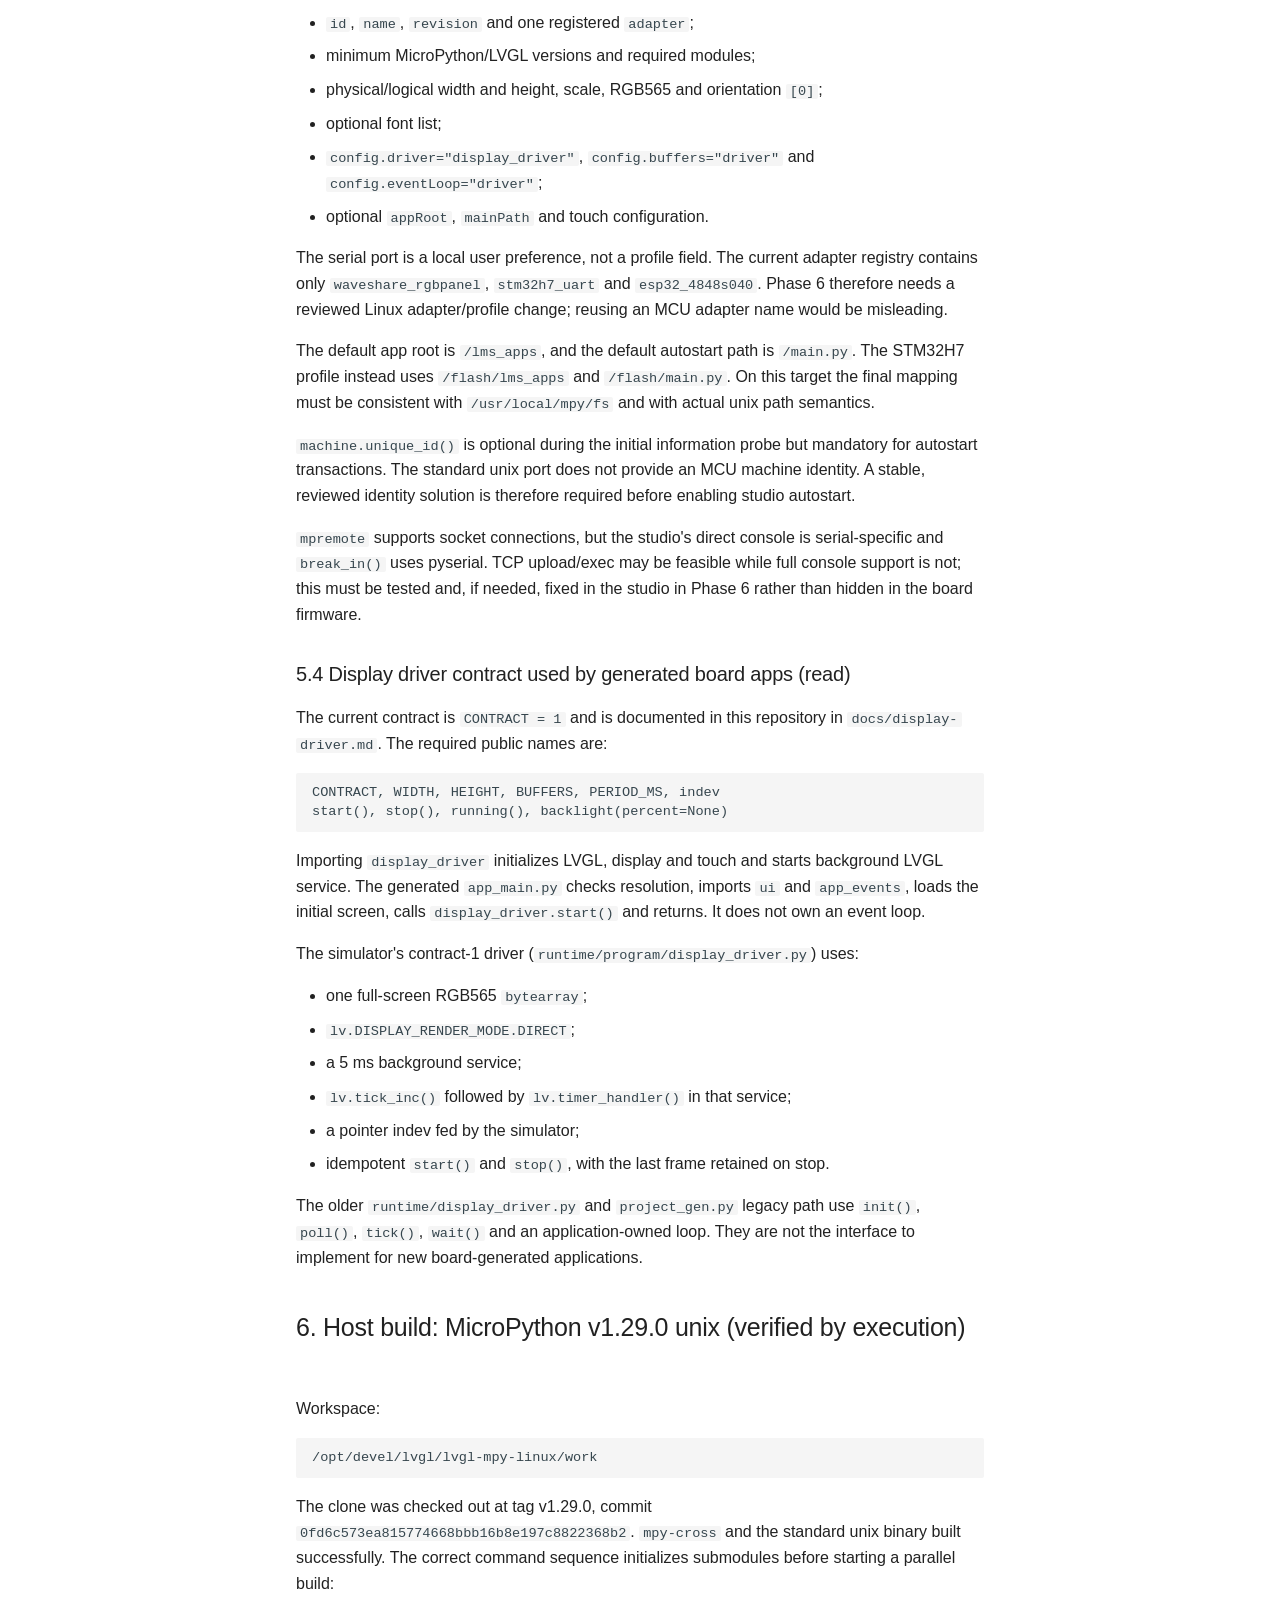
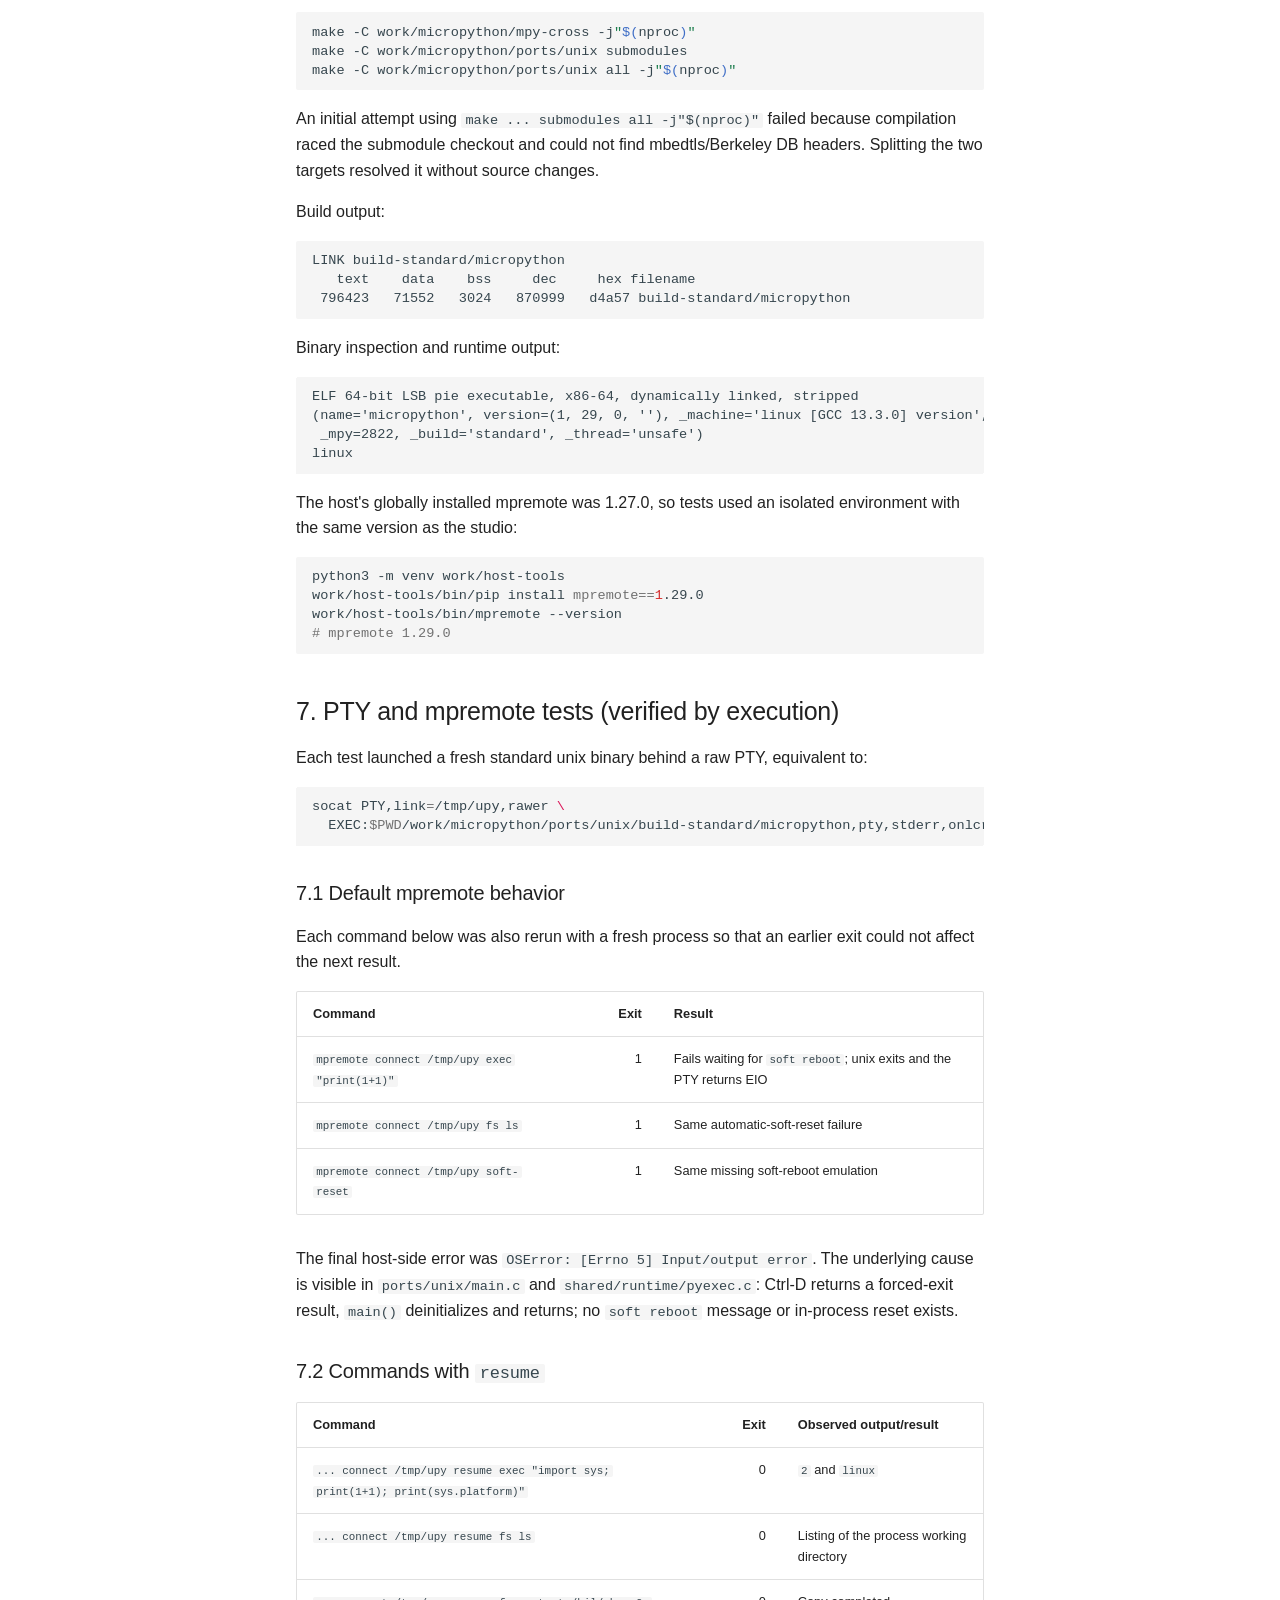
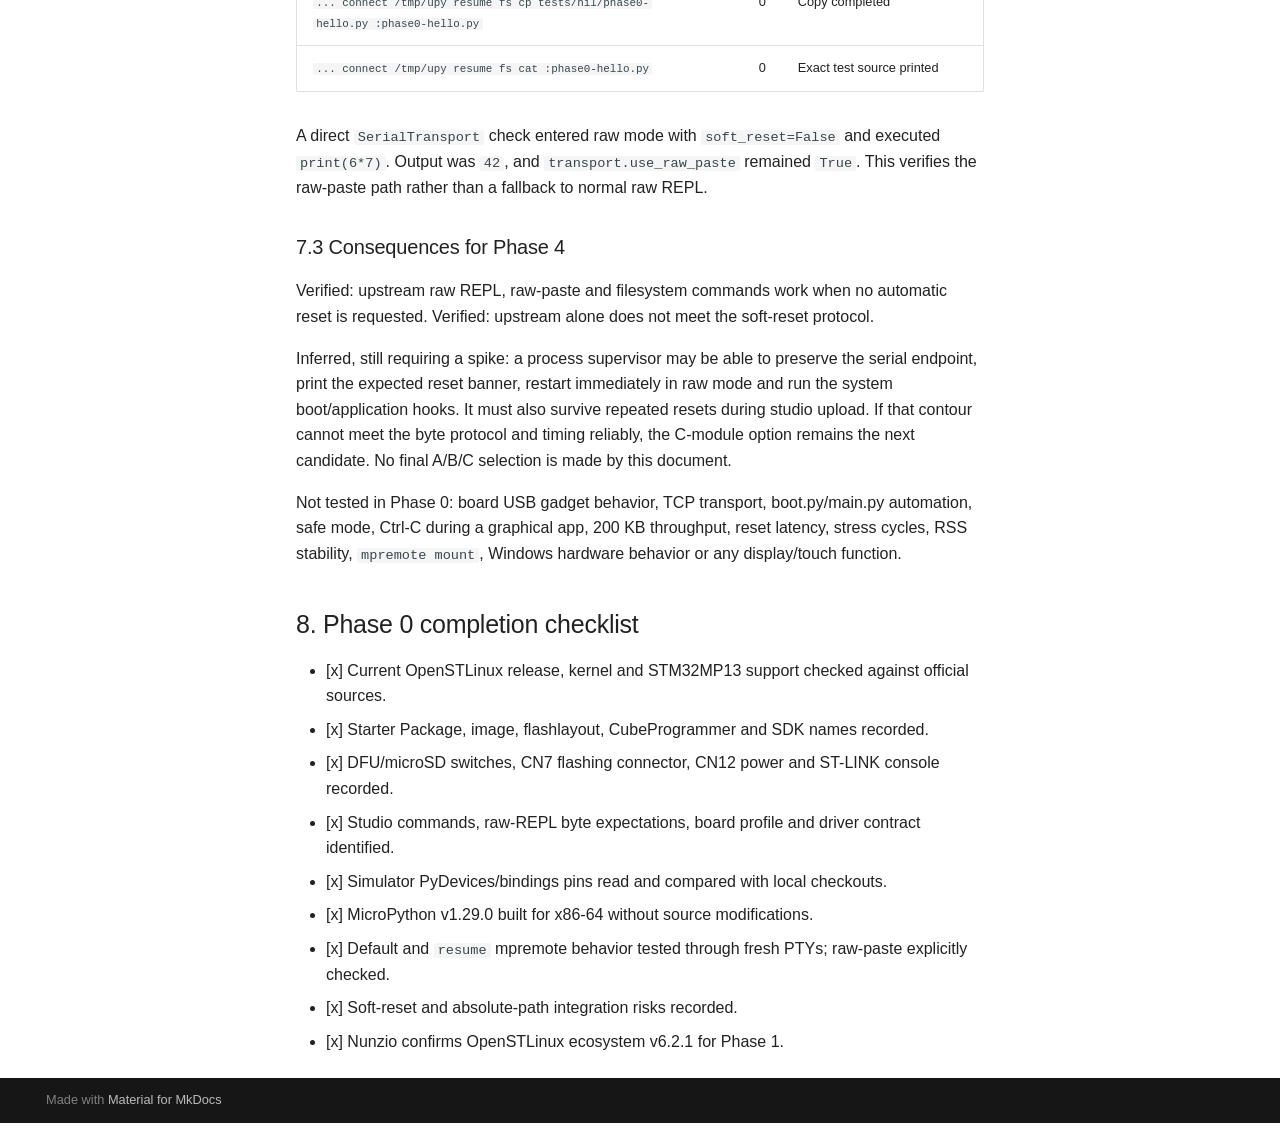
<file: ricognizione/index.html>
<!doctype html>
<html lang="en" class="no-js">
  <head>
    
      <meta charset="utf-8">
      <meta name="viewport" content="width=device-width,initial-scale=1">
      
        <meta name="description" content="Turn a Linux board into a MicroPython board with a touch screen">
      
      
      
        <link rel="canonical" href="https://copper-and-code.github.io/copper-and-code-linux-boards/ricognizione/">
      
      
        <link rel="prev" href="../retro/">
      
      
      
        
      
      
      <link rel="icon" href="../images/logo.svg">
      <meta name="generator" content="mkdocs-1.6.1, mkdocs-material-9.8.1">
    
    
      
        <title>Phase 0 reconnaissance - copper-and-code-linux-boards</title>
      
    
    
      <link rel="stylesheet" href="../assets/stylesheets/main.57a0d79d.min.css">
      
        
        <link rel="stylesheet" href="../assets/stylesheets/palette.fb2fffe2.min.css">
      
      


    
    
      
    
    
      
    
    
      <link rel="stylesheet" href="../stylesheets/site.css">
    
    <script>__md_scope=new URL("..",location),__md_hash=e=>[...e].reduce(((e,_)=>(e<<5)-e+_.charCodeAt(0)),0),__md_get=(e,_=localStorage,t=__md_scope)=>JSON.parse(_.getItem(t.pathname+"."+e)),__md_set=(e,_,t=localStorage,a=__md_scope)=>{try{t.setItem(a.pathname+"."+e,JSON.stringify(_))}catch(e){}}</script>
    
      

    
    
  </head>
  
  
    
    
      
    
    
    
    
    <body dir="ltr" data-md-color-scheme="default" data-md-color-primary="custom" data-md-color-accent="custom">
  
    
    <input class="md-toggle" data-md-toggle="drawer" type="checkbox" id="__drawer" autocomplete="off">
    <input class="md-toggle" data-md-toggle="search" type="checkbox" id="__search" autocomplete="off">
    <label class="md-overlay" for="__drawer"></label>
    <div data-md-component="skip">
      
        
        <a href="#phase-0-reconnaissance-stm32mp135f-dk-linux-micropython-and-lvgl" class="md-skip">
          Skip to content
        </a>
      
    </div>
    <div data-md-component="announce">
      
    </div>
    
    
      

  

<header class="md-header md-header--shadow" data-md-component="header">
  <nav class="md-header__inner md-grid" aria-label="Header">
    <a href=".." title="copper-and-code-linux-boards" class="md-header__button md-logo" aria-label="copper-and-code-linux-boards" data-md-component="logo">
      
  <img src="../images/logo.svg" alt="logo">

    </a>
    <label class="md-header__button md-icon" for="__drawer">
      
      <svg xmlns="http://www.w3.org/2000/svg" viewBox="0 0 24 24"><path d="M3 6h18v2H3zm0 5h18v2H3zm0 5h18v2H3z"/></svg>
    </label>
    <div class="md-header__title" data-md-component="header-title">
      <div class="md-header__ellipsis">
        <div class="md-header__topic">
          <span class="md-ellipsis">
            copper-and-code-linux-boards
          </span>
        </div>
        <div class="md-header__topic" data-md-component="header-topic">
          <span class="md-ellipsis">
            
              Phase 0 reconnaissance
            
          </span>
        </div>
      </div>
    </div>
    
      
        <form class="md-header__option" data-md-component="palette">
  
    
    
    
    <input class="md-option" data-md-color-media="(prefers-color-scheme: light)" data-md-color-scheme="default" data-md-color-primary="custom" data-md-color-accent="custom"  aria-label="Switch to dark mode"  type="radio" name="__palette" id="__palette_0">
    
      <label class="md-header__button md-icon" title="Switch to dark mode" for="__palette_1" hidden>
        <svg xmlns="http://www.w3.org/2000/svg" viewBox="0 0 24 24"><path d="m17.75 4.09-2.53 1.94.91 3.06-2.63-1.81-2.63 1.81.91-3.06-2.53-1.94L12.44 4l1.06-3 1.06 3zm3.5 6.91-1.64 1.25.59 1.98-1.7-1.17-1.7 1.17.59-1.98L15.75 11l2.06-.05L18.5 9l.69 1.95zm-2.28 4.95c.83-.08 1.72 1.1 1.19 1.85-.32.45-.66.87-1.08 1.27C15.17 23 8.84 23 4.94 19.07c-3.91-3.9-3.91-10.24 0-14.14.4-.4.82-.76 1.27-1.08.75-.53 1.93.36 1.85 1.19-.27 2.86.69 5.83 2.89 8.02a9.96 9.96 0 0 0 8.02 2.89m-1.64 2.02a12.08 12.08 0 0 1-7.8-3.47c-2.17-2.19-3.33-5-3.49-7.82-2.81 3.14-2.7 7.96.31 10.98 3.02 3.01 7.84 3.12 10.98.31"/></svg>
      </label>
    
  
    
    
    
    <input class="md-option" data-md-color-media="(prefers-color-scheme: dark)" data-md-color-scheme="slate" data-md-color-primary="custom" data-md-color-accent="custom"  aria-label="Switch to light mode"  type="radio" name="__palette" id="__palette_1">
    
      <label class="md-header__button md-icon" title="Switch to light mode" for="__palette_0" hidden>
        <svg xmlns="http://www.w3.org/2000/svg" viewBox="0 0 24 24"><path d="M12 7a5 5 0 0 1 5 5 5 5 0 0 1-5 5 5 5 0 0 1-5-5 5 5 0 0 1 5-5m0 2a3 3 0 0 0-3 3 3 3 0 0 0 3 3 3 3 0 0 0 3-3 3 3 0 0 0-3-3m0-7 2.39 3.42C13.65 5.15 12.84 5 12 5s-1.65.15-2.39.42zM3.34 7l4.16-.35A7.2 7.2 0 0 0 5.94 8.5c-.44.74-.69 1.5-.83 2.29zm.02 10 1.76-3.77a7.131 7.131 0 0 0 2.38 4.14zM20.65 7l-1.77 3.79a7.02 7.02 0 0 0-2.38-4.15zm-.01 10-4.14.36c.59-.51 1.12-1.14 1.54-1.86.42-.73.69-1.5.83-2.29zM12 22l-2.41-3.44c.74.27 1.55.44 2.41.44.82 0 1.63-.17 2.37-.44z"/></svg>
      </label>
    
  
</form>
      
    
    
      <script>var palette=__md_get("__palette");if(palette&&palette.color){if("(prefers-color-scheme)"===palette.color.media){var media=matchMedia("(prefers-color-scheme: light)"),input=document.querySelector(media.matches?"[data-md-color-media='(prefers-color-scheme: light)']":"[data-md-color-media='(prefers-color-scheme: dark)']");palette.color.media=input.getAttribute("data-md-color-media"),palette.color.scheme=input.getAttribute("data-md-color-scheme"),palette.color.primary=input.getAttribute("data-md-color-primary"),palette.color.accent=input.getAttribute("data-md-color-accent")}for(var[key,value]of Object.entries(palette.color))document.body.setAttribute("data-md-color-"+key,value)}</script>
    
    
    
      
      
        <label class="md-header__button md-icon" for="__search">
          
          <svg xmlns="http://www.w3.org/2000/svg" viewBox="0 0 24 24"><path d="M9.5 3A6.5 6.5 0 0 1 16 9.5c0 1.61-.59 3.09-1.56 4.23l.27.27h.79l5 5-1.5 1.5-5-5v-.79l-.27-.27A6.52 6.52 0 0 1 9.5 16 6.5 6.5 0 0 1 3 9.5 6.5 6.5 0 0 1 9.5 3m0 2C7 5 5 7 5 9.5S7 14 9.5 14 14 12 14 9.5 12 5 9.5 5"/></svg>
        </label>
        <div class="md-search" data-md-component="search" role="dialog">
  <label class="md-search__overlay" for="__search"></label>
  <div class="md-search__inner" role="search">
    <form class="md-search__form" name="search">
      <input type="text" class="md-search__input" name="query" aria-label="Search" placeholder="Search" autocapitalize="off" autocorrect="off" autocomplete="off" spellcheck="false" data-md-component="search-query" required>
      <label class="md-search__icon md-icon" for="__search">
        
        <svg xmlns="http://www.w3.org/2000/svg" viewBox="0 0 24 24"><path d="M9.5 3A6.5 6.5 0 0 1 16 9.5c0 1.61-.59 3.09-1.56 4.23l.27.27h.79l5 5-1.5 1.5-5-5v-.79l-.27-.27A6.52 6.52 0 0 1 9.5 16 6.5 6.5 0 0 1 3 9.5 6.5 6.5 0 0 1 9.5 3m0 2C7 5 5 7 5 9.5S7 14 9.5 14 14 12 14 9.5 12 5 9.5 5"/></svg>
        
        <svg xmlns="http://www.w3.org/2000/svg" viewBox="0 0 24 24"><path d="M20 11v2H8l5.5 5.5-1.42 1.42L4.16 12l7.92-7.92L13.5 5.5 8 11z"/></svg>
      </label>
      <nav class="md-search__options" aria-label="Search">
        
          <a href="javascript:void(0)" class="md-search__icon md-icon" title="Share" aria-label="Share" data-clipboard data-clipboard-text="" data-md-component="search-share" tabindex="-1">
            
            <svg xmlns="http://www.w3.org/2000/svg" viewBox="0 0 24 24"><path d="M18 16.08c-.76 0-1.44.3-1.96.77L8.91 12.7c.05-.23.09-.46.09-.7s-.04-.47-.09-.7l7.05-4.11c.54.5 1.25.81 2.04.81a3 3 0 0 0 3-3 3 3 0 0 0-3-3 3 3 0 0 0-3 3c0 .24.04.47.09.7L8.04 9.81C7.5 9.31 6.79 9 6 9a3 3 0 0 0-3 3 3 3 0 0 0 3 3c.79 0 1.5-.31 2.04-.81l7.12 4.15c-.05.21-.08.43-.08.66 0 1.61 1.31 2.91 2.92 2.91s2.92-1.3 2.92-2.91A2.92 2.92 0 0 0 18 16.08"/></svg>
          </a>
        
        <button type="reset" class="md-search__icon md-icon" title="Clear" aria-label="Clear" tabindex="-1">
          
          <svg xmlns="http://www.w3.org/2000/svg" viewBox="0 0 24 24"><path d="M19 6.41 17.59 5 12 10.59 6.41 5 5 6.41 10.59 12 5 17.59 6.41 19 12 13.41 17.59 19 19 17.59 13.41 12z"/></svg>
        </button>
      </nav>
      
    </form>
    <div class="md-search__output">
      <div class="md-search__scrollwrap" tabindex="0" data-md-scrollfix>
        <div class="md-search-result" data-md-component="search-result">
          <div class="md-search-result__meta">
            Initializing search
          </div>
          <ol class="md-search-result__list" role="presentation"></ol>
        </div>
      </div>
    </div>
  </div>
</div>
      
    
    
  </nav>
  
</header>
    
    <div class="md-container" data-md-component="container">
      
      
        
          
        
      
      <main class="md-main" data-md-component="main">
        <div class="md-main__inner md-grid">
          
            
              
              <div class="md-sidebar md-sidebar--primary" data-md-component="sidebar" data-md-type="navigation" >
                <div class="md-sidebar__scrollwrap">
                  <div class="md-sidebar__inner">
                    



<nav class="md-nav md-nav--primary" aria-label="Navigation" data-md-level="0">
  <label class="md-nav__title" for="__drawer">
    <a href=".." title="copper-and-code-linux-boards" class="md-nav__button md-logo" aria-label="copper-and-code-linux-boards" data-md-component="logo">
      
  <img src="../images/logo.svg" alt="logo">

    </a>
    copper-and-code-linux-boards
  </label>
  
  <ul class="md-nav__list" data-md-scrollfix>
    
      
      
  
  
  
  
    <li class="md-nav__item">
      <a href=".." class="md-nav__link">
        
  
  
  <span class="md-ellipsis">
    
  
    Home
  

    
  </span>
  
  

      </a>
    </li>
  

    
      
      
  
  
  
  
    <li class="md-nav__item">
      <a href="../stm32mp135f-dk-install/" class="md-nav__link">
        
  
  
  <span class="md-ellipsis">
    
  
    Getting started
  

    
  </span>
  
  

      </a>
    </li>
  

    
      
      
  
  
  
  
    <li class="md-nav__item">
      <a href="../examples/" class="md-nav__link">
        
  
  
  <span class="md-ellipsis">
    
  
    Examples
  

    
  </span>
  
  

      </a>
    </li>
  

    
      
      
  
  
  
  
    <li class="md-nav__item">
      <a href="../stm32mp135f-dk/" class="md-nav__link">
        
  
  
  <span class="md-ellipsis">
    
  
    The STM32MP135F-DK
  

    
  </span>
  
  

      </a>
    </li>
  

    
      
      
  
  
  
  
    <li class="md-nav__item">
      <a href="../display-driver/" class="md-nav__link">
        
  
  
  <span class="md-ellipsis">
    
  
    The display_driver contract
  

    
  </span>
  
  

      </a>
    </li>
  

    
      
      
  
  
  
  
    <li class="md-nav__item">
      <a href="../stm32mp157c-dk2/" class="md-nav__link">
        
  
  
  <span class="md-ellipsis">
    
  
    The STM32MP157C-DK2 and its Cortex-M4
  

    
  </span>
  
  

      </a>
    </li>
  

    
      
      
  
  
  
  
    <li class="md-nav__item">
      <a href="../machine-linux/" class="md-nav__link">
        
  
  
  <span class="md-ellipsis">
    
  
    machine on Linux's drivers
  

    
  </span>
  
  

      </a>
    </li>
  

    
      
      
  
  
  
  
    <li class="md-nav__item">
      <a href="../retro/" class="md-nav__link">
        
  
  
  <span class="md-ellipsis">
    
  
    Games: mpy-retro
  

    
  </span>
  
  

      </a>
    </li>
  

    
      
      
  
  
    
  
  
  
    <li class="md-nav__item md-nav__item--active">
      
      <input class="md-nav__toggle md-toggle" type="checkbox" id="__toc">
      
      
        
      
      
        <label class="md-nav__link md-nav__link--active" for="__toc">
          
  
  
  <span class="md-ellipsis">
    
  
    Phase 0 reconnaissance
  

    
  </span>
  
  

          <span class="md-nav__icon md-icon"></span>
        </label>
      
      <a href="./" class="md-nav__link md-nav__link--active">
        
  
  
  <span class="md-ellipsis">
    
  
    Phase 0 reconnaissance
  

    
  </span>
  
  

      </a>
      
        

<nav class="md-nav md-nav--secondary" aria-label="Table of contents">
  
  
  
    
  
  
    <label class="md-nav__title" for="__toc">
      <span class="md-nav__icon md-icon"></span>
      Table of contents
    </label>
    <ul class="md-nav__list" data-md-component="toc" data-md-scrollfix>
      
        <li class="md-nav__item">
  <a href="#1-outcome-and-decisions-still-required" class="md-nav__link">
    <span class="md-ellipsis">
      
        1. Outcome and decisions still required
      
    </span>
  </a>
  
</li>
      
        <li class="md-nav__item">
  <a href="#2-evidence-legend" class="md-nav__link">
    <span class="md-ellipsis">
      
        2. Evidence legend
      
    </span>
  </a>
  
</li>
      
        <li class="md-nav__item">
  <a href="#3-openstlinux-release-and-packages" class="md-nav__link">
    <span class="md-ellipsis">
      
        3. OpenSTLinux release and packages
      
    </span>
  </a>
  
    <nav class="md-nav" aria-label="3. OpenSTLinux release and packages">
      <ul class="md-nav__list">
        
          <li class="md-nav__item">
  <a href="#31-release-selection-read-from-official-st-sources" class="md-nav__link">
    <span class="md-ellipsis">
      
        3.1 Release selection (read from official ST sources)
      
    </span>
  </a>
  
</li>
        
          <li class="md-nav__item">
  <a href="#32-starter-package-names-read" class="md-nav__link">
    <span class="md-ellipsis">
      
        3.2 Starter Package names (read)
      
    </span>
  </a>
  
</li>
        
          <li class="md-nav__item">
  <a href="#33-developer-package-sdk-names-read" class="md-nav__link">
    <span class="md-ellipsis">
      
        3.3 Developer Package SDK names (read)
      
    </span>
  </a>
  
</li>
        
      </ul>
    </nav>
  
</li>
      
        <li class="md-nav__item">
  <a href="#4-flash-and-boot-procedure-for-phase-1" class="md-nav__link">
    <span class="md-ellipsis">
      
        4. Flash and boot procedure for Phase 1
      
    </span>
  </a>
  
    <nav class="md-nav" aria-label="4. Flash and boot procedure for Phase 1">
      <ul class="md-nav__list">
        
          <li class="md-nav__item">
  <a href="#41-hardware-connections-and-switches-read" class="md-nav__link">
    <span class="md-ellipsis">
      
        4.1 Hardware connections and switches (read)
      
    </span>
  </a>
  
</li>
        
          <li class="md-nav__item">
  <a href="#42-commands-read-execute-only-at-the-hardware-checkpoint" class="md-nav__link">
    <span class="md-ellipsis">
      
        4.2 Commands (read; execute only at the hardware checkpoint)
      
    </span>
  </a>
  
</li>
        
      </ul>
    </nav>
  
</li>
      
        <li class="md-nav__item">
  <a href="#5-lvgl-mpy-studio-reconnaissance" class="md-nav__link">
    <span class="md-ellipsis">
      
        5. lvgl-mpy-studio reconnaissance
      
    </span>
  </a>
  
    <nav class="md-nav" aria-label="5. lvgl-mpy-studio reconnaissance">
      <ul class="md-nav__list">
        
          <li class="md-nav__item">
  <a href="#51-repository-and-dependency-pins-verified-locally-and-read" class="md-nav__link">
    <span class="md-ellipsis">
      
        5.1 Repository and dependency pins (verified locally and read)
      
    </span>
  </a>
  
</li>
        
          <li class="md-nav__item">
  <a href="#52-how-the-studio-communicates-with-a-normal-board-read" class="md-nav__link">
    <span class="md-ellipsis">
      
        5.2 How the studio communicates with a normal board (read)
      
    </span>
  </a>
  
</li>
        
          <li class="md-nav__item">
  <a href="#53-board-profile-contract-read" class="md-nav__link">
    <span class="md-ellipsis">
      
        5.3 Board-profile contract (read)
      
    </span>
  </a>
  
</li>
        
          <li class="md-nav__item">
  <a href="#54-display-driver-contract-used-by-generated-board-apps-read" class="md-nav__link">
    <span class="md-ellipsis">
      
        5.4 Display driver contract used by generated board apps (read)
      
    </span>
  </a>
  
</li>
        
      </ul>
    </nav>
  
</li>
      
        <li class="md-nav__item">
  <a href="#6-host-build-micropython-v1290-unix-verified-by-execution" class="md-nav__link">
    <span class="md-ellipsis">
      
        6. Host build: MicroPython v1.29.0 unix (verified by execution)
      
    </span>
  </a>
  
</li>
      
        <li class="md-nav__item">
  <a href="#7-pty-and-mpremote-tests-verified-by-execution" class="md-nav__link">
    <span class="md-ellipsis">
      
        7. PTY and mpremote tests (verified by execution)
      
    </span>
  </a>
  
    <nav class="md-nav" aria-label="7. PTY and mpremote tests (verified by execution)">
      <ul class="md-nav__list">
        
          <li class="md-nav__item">
  <a href="#71-default-mpremote-behavior" class="md-nav__link">
    <span class="md-ellipsis">
      
        7.1 Default mpremote behavior
      
    </span>
  </a>
  
</li>
        
          <li class="md-nav__item">
  <a href="#72-commands-with-resume" class="md-nav__link">
    <span class="md-ellipsis">
      
        7.2 Commands with resume
      
    </span>
  </a>
  
</li>
        
          <li class="md-nav__item">
  <a href="#73-consequences-for-phase-4" class="md-nav__link">
    <span class="md-ellipsis">
      
        7.3 Consequences for Phase 4
      
    </span>
  </a>
  
</li>
        
      </ul>
    </nav>
  
</li>
      
        <li class="md-nav__item">
  <a href="#8-phase-0-completion-checklist" class="md-nav__link">
    <span class="md-ellipsis">
      
        8. Phase 0 completion checklist
      
    </span>
  </a>
  
</li>
      
    </ul>
  
</nav>
      
    </li>
  

    
      
      
  
  
  
  
    <li class="md-nav__item">
      <a href="https://github.com/Copper-And-Code/copper-and-code-linux-boards" class="md-nav__link">
        
  
  
  <span class="md-ellipsis">
    
  
    Source on GitHub
  

    
  </span>
  
  

      </a>
    </li>
  

    
      
      
  
  
  
  
    <li class="md-nav__item">
      <a href="https://copper-and-code.github.io/copper-and-code-studio/" class="md-nav__link">
        
  
  
  <span class="md-ellipsis">
    
  
    Copper and Code Studio
  

    
  </span>
  
  

      </a>
    </li>
  

    
  </ul>
</nav>
                  </div>
                </div>
              </div>
            
            
              
              <div class="md-sidebar md-sidebar--secondary" data-md-component="sidebar" data-md-type="toc" >
                <div class="md-sidebar__scrollwrap">
                  <div class="md-sidebar__inner">
                    

<nav class="md-nav md-nav--secondary" aria-label="Table of contents">
  
  
  
    
  
  
    <label class="md-nav__title" for="__toc">
      <span class="md-nav__icon md-icon"></span>
      Table of contents
    </label>
    <ul class="md-nav__list" data-md-component="toc" data-md-scrollfix>
      
        <li class="md-nav__item">
  <a href="#1-outcome-and-decisions-still-required" class="md-nav__link">
    <span class="md-ellipsis">
      
        1. Outcome and decisions still required
      
    </span>
  </a>
  
</li>
      
        <li class="md-nav__item">
  <a href="#2-evidence-legend" class="md-nav__link">
    <span class="md-ellipsis">
      
        2. Evidence legend
      
    </span>
  </a>
  
</li>
      
        <li class="md-nav__item">
  <a href="#3-openstlinux-release-and-packages" class="md-nav__link">
    <span class="md-ellipsis">
      
        3. OpenSTLinux release and packages
      
    </span>
  </a>
  
    <nav class="md-nav" aria-label="3. OpenSTLinux release and packages">
      <ul class="md-nav__list">
        
          <li class="md-nav__item">
  <a href="#31-release-selection-read-from-official-st-sources" class="md-nav__link">
    <span class="md-ellipsis">
      
        3.1 Release selection (read from official ST sources)
      
    </span>
  </a>
  
</li>
        
          <li class="md-nav__item">
  <a href="#32-starter-package-names-read" class="md-nav__link">
    <span class="md-ellipsis">
      
        3.2 Starter Package names (read)
      
    </span>
  </a>
  
</li>
        
          <li class="md-nav__item">
  <a href="#33-developer-package-sdk-names-read" class="md-nav__link">
    <span class="md-ellipsis">
      
        3.3 Developer Package SDK names (read)
      
    </span>
  </a>
  
</li>
        
      </ul>
    </nav>
  
</li>
      
        <li class="md-nav__item">
  <a href="#4-flash-and-boot-procedure-for-phase-1" class="md-nav__link">
    <span class="md-ellipsis">
      
        4. Flash and boot procedure for Phase 1
      
    </span>
  </a>
  
    <nav class="md-nav" aria-label="4. Flash and boot procedure for Phase 1">
      <ul class="md-nav__list">
        
          <li class="md-nav__item">
  <a href="#41-hardware-connections-and-switches-read" class="md-nav__link">
    <span class="md-ellipsis">
      
        4.1 Hardware connections and switches (read)
      
    </span>
  </a>
  
</li>
        
          <li class="md-nav__item">
  <a href="#42-commands-read-execute-only-at-the-hardware-checkpoint" class="md-nav__link">
    <span class="md-ellipsis">
      
        4.2 Commands (read; execute only at the hardware checkpoint)
      
    </span>
  </a>
  
</li>
        
      </ul>
    </nav>
  
</li>
      
        <li class="md-nav__item">
  <a href="#5-lvgl-mpy-studio-reconnaissance" class="md-nav__link">
    <span class="md-ellipsis">
      
        5. lvgl-mpy-studio reconnaissance
      
    </span>
  </a>
  
    <nav class="md-nav" aria-label="5. lvgl-mpy-studio reconnaissance">
      <ul class="md-nav__list">
        
          <li class="md-nav__item">
  <a href="#51-repository-and-dependency-pins-verified-locally-and-read" class="md-nav__link">
    <span class="md-ellipsis">
      
        5.1 Repository and dependency pins (verified locally and read)
      
    </span>
  </a>
  
</li>
        
          <li class="md-nav__item">
  <a href="#52-how-the-studio-communicates-with-a-normal-board-read" class="md-nav__link">
    <span class="md-ellipsis">
      
        5.2 How the studio communicates with a normal board (read)
      
    </span>
  </a>
  
</li>
        
          <li class="md-nav__item">
  <a href="#53-board-profile-contract-read" class="md-nav__link">
    <span class="md-ellipsis">
      
        5.3 Board-profile contract (read)
      
    </span>
  </a>
  
</li>
        
          <li class="md-nav__item">
  <a href="#54-display-driver-contract-used-by-generated-board-apps-read" class="md-nav__link">
    <span class="md-ellipsis">
      
        5.4 Display driver contract used by generated board apps (read)
      
    </span>
  </a>
  
</li>
        
      </ul>
    </nav>
  
</li>
      
        <li class="md-nav__item">
  <a href="#6-host-build-micropython-v1290-unix-verified-by-execution" class="md-nav__link">
    <span class="md-ellipsis">
      
        6. Host build: MicroPython v1.29.0 unix (verified by execution)
      
    </span>
  </a>
  
</li>
      
        <li class="md-nav__item">
  <a href="#7-pty-and-mpremote-tests-verified-by-execution" class="md-nav__link">
    <span class="md-ellipsis">
      
        7. PTY and mpremote tests (verified by execution)
      
    </span>
  </a>
  
    <nav class="md-nav" aria-label="7. PTY and mpremote tests (verified by execution)">
      <ul class="md-nav__list">
        
          <li class="md-nav__item">
  <a href="#71-default-mpremote-behavior" class="md-nav__link">
    <span class="md-ellipsis">
      
        7.1 Default mpremote behavior
      
    </span>
  </a>
  
</li>
        
          <li class="md-nav__item">
  <a href="#72-commands-with-resume" class="md-nav__link">
    <span class="md-ellipsis">
      
        7.2 Commands with resume
      
    </span>
  </a>
  
</li>
        
          <li class="md-nav__item">
  <a href="#73-consequences-for-phase-4" class="md-nav__link">
    <span class="md-ellipsis">
      
        7.3 Consequences for Phase 4
      
    </span>
  </a>
  
</li>
        
      </ul>
    </nav>
  
</li>
      
        <li class="md-nav__item">
  <a href="#8-phase-0-completion-checklist" class="md-nav__link">
    <span class="md-ellipsis">
      
        8. Phase 0 completion checklist
      
    </span>
  </a>
  
</li>
      
    </ul>
  
</nav>
                  </div>
                </div>
              </div>
            
          
          
            <div class="md-content" data-md-component="content">
              
              <article class="md-content__inner md-typeset">
                
                  



<h1 id="phase-0-reconnaissance-stm32mp135f-dk-linux-micropython-and-lvgl">Phase 0 reconnaissance: STM32MP135F-DK, Linux, MicroPython and LVGL<a class="headerlink" href="#phase-0-reconnaissance-stm32mp135f-dk-linux-micropython-and-lvgl" title="Permanent link">&para;</a></h1>
<p>Date: 2026-11-17</p>
<p>Scope: the no-hardware reconnaissance defined by the project plan. No board was flashed or
contacted. No upstream source was modified.</p>
<p>This is a personal project by Nunzio Raciti and is not affiliated with or endorsed by
STMicroelectronics.</p>
<h2 id="1-outcome-and-decisions-still-required">1. Outcome and decisions still required<a class="headerlink" href="#1-outcome-and-decisions-still-required" title="Permanent link">&para;</a></h2>
<p>The selected starting release is <strong>Yocto-based OpenSTLinux ecosystem v6.2.1</strong>, confirmed by
Nunzio on 2026-11-17. It is the current release on the official wiki and explicitly supports
STM32MP135F-DK. No published v7 ecosystem release was found during this reconnaissance.</p>
<p>The host test shows that MicroPython v1.29.0 unix already provides the normal REPL, raw REPL,
raw-paste and the filesystem operations needed by <code>mpremote</code> when the connection uses <code>resume</code>.
It does <strong>not</strong> emulate an MCU soft reset: Ctrl-D terminates the process, without printing
<code>soft reboot</code>, and the default <code>mpremote</code> command sequence therefore fails. Phase 4 must add and
test process supervision, reset-mode restoration and boot/application startup. The final choice
among options A, B and C remains open pending that spike and Nunzio's approval.</p>
<p>The studio analysis also identified two integration requirements that must not be overlooked:</p>
<ul>
<li>The board driver must implement <strong>display_driver contract 1</strong>. The old <code>init()</code>, <code>poll()</code>,
  <code>tick()</code> and <code>wait()</code> interface belongs to the legacy/simulator path, not to current board
  application generation.</li>
<li>Absolute paths such as <code>/lms_apps</code> are real Linux absolute paths on the unix port. A systemd
  <code>WorkingDirectory</code> alone does not map them below <code>/usr/local/mpy/fs</code>. Phase 4/6 must either
  provide explicit filesystem confinement or use a reviewed board-profile path mapping.</li>
</ul>
<h2 id="2-evidence-legend">2. Evidence legend<a class="headerlink" href="#2-evidence-legend" title="Permanent link">&para;</a></h2>
<ul>
<li><strong>Verified by execution</strong>: a command was run on this host and its output is reported below.</li>
<li><strong>Read</strong>: information comes from the cited source code or official documentation.</li>
<li><strong>Inferred</strong>: a consequence of verified/read facts; it still needs an implementation test.</li>
<li><strong>Deferred to hardware</strong>: cannot be verified until the corresponding board phase.</li>
</ul>
<h2 id="3-openstlinux-release-and-packages">3. OpenSTLinux release and packages<a class="headerlink" href="#3-openstlinux-release-and-packages" title="Permanent link">&para;</a></h2>
<h3 id="31-release-selection-read-from-official-st-sources">3.1 Release selection (read from official ST sources)<a class="headerlink" href="#31-release-selection-read-from-official-st-sources" title="Permanent link">&para;</a></h3>
<table>
<thead>
<tr>
<th>Item</th>
<th>Value</th>
</tr>
</thead>
<tbody>
<tr>
<td>Ecosystem</td>
<td>v6.2.1</td>
</tr>
<tr>
<td>OpenSTLinux distribution</td>
<td><code>openstlinux-6.6-yocto-scarthgap-mpu-v26.06.10</code></td>
</tr>
<tr>
<td>Linux kernel</td>
<td><code>v6.6-stm32mp-r3.1</code>, LTS v6.6.129</td>
</tr>
<tr>
<td>OpenEmbedded</td>
<td>v5.0.17, Scarthgap</td>
</tr>
<tr>
<td>SDK GCC</td>
<td>13.4.0</td>
</tr>
<tr>
<td>STM32CubeProgrammer validated for the release</td>
<td>v2.23</td>
</tr>
<tr>
<td>Target board</td>
<td>STM32MP135F-DK, MB1635, Cortex-A7, 480x272 display and capacitive touch</td>
</tr>
<tr>
<td>Graphical image</td>
<td><code>st-image-weston</code></td>
</tr>
</tbody>
</table>
<p>The release-note page describes v6.2.1 as the current ecosystem release and lists
STM32MP135F-DK among the supported boards. Searches for a published v7 release returned only
earlier v6 pages. This is not a claim that an announcement or prerelease cannot exist; no v7
release suitable for this plan was found in the official release material consulted.</p>
<p>Sources:</p>
<ul>
<li><a href="https://wiki.st.com/stm32mpu/wiki/Yocto-based_OpenSTLinux_ecosystem_release_note">Yocto-based OpenSTLinux ecosystem release note</a></li>
<li><a href="https://wiki.st.com/stm32mpu/wiki/STM32_MPU_OpenSTLinux_release_note">STM32 MPU OpenSTLinux release note</a></li>
</ul>
<h3 id="32-starter-package-names-read">3.2 Starter Package names (read)<a class="headerlink" href="#32-starter-package-names-read" title="Permanent link">&para;</a></h3>
<p>Download archive:</p>
<div class="highlight"><pre><span></span><code>FLASH-stm32mp1-openstlinux-6.6-yocto-scarthgap-mpu-v26.06.10.tar.gz
</code></pre></div>
<p>Image/flashlayout root after extraction:</p>
<div class="highlight"><pre><span></span><code>stm32mp1-openstlinux-6.6-yocto-scarthgap-mpu-v26.06.10/images/stm32mp1/
</code></pre></div>
<p>Default OP-TEE microSD flashlayout:</p>
<div class="highlight"><pre><span></span><code>flashlayout_st-image-weston/optee/FlashLayout_sdcard_stm32mp135f-dk-optee.tsv
</code></pre></div>
<p>The package also contains an <code>extensible</code> layout. The plan starts with the documented default
<code>optee</code> layout; changing partition layout is a separate decision.</p>
<p>The download was not attempted in Phase 0. The ST download may require authentication and
acceptance of SLA0048; if so, Nunzio will place the archive in <code>work/starter-package/</code>.</p>
<p>Sources:</p>
<ul>
<li><a href="https://wiki.st.com/stm32mpu/wiki/Getting_started/STM32MP1_boards/STM32MP135x-DK/Let%27s_start/Populate_the_target_and_boot_the_image">Populate the target and boot the image</a></li>
<li><a href="https://wiki.st.com/stm32mpu/wiki/STM32MP13_Discovery_kits_-_Starter_Package">STM32MP13 Discovery kits Starter Package</a></li>
</ul>
<h3 id="33-developer-package-sdk-names-read">3.3 Developer Package SDK names (read)<a class="headerlink" href="#33-developer-package-sdk-names-read" title="Permanent link">&para;</a></h3>
<p>For an x86-64 Linux host:</p>
<div class="highlight"><pre><span></span><code>SDK-x86_64-stm32mp1-openstlinux-6.6-yocto-scarthgap-mpu-v26.06.10.tar.gz
</code></pre></div>
<p>For an aarch64 host:</p>
<div class="highlight"><pre><span></span><code>SDK-aarch64-stm32mp1-openstlinux-6.6-yocto-scarthgap-mpu-v26.06.10.tar.gz
</code></pre></div>
<p>The x86-64 installer inside the archive is:</p>
<div class="highlight"><pre><span></span><code>stm32mp1-openstlinux-6.6-yocto-scarthgap-mpu-v26.06.10/sdk/st-image-weston-openstlinux-weston-stm32mp1.rootfs-x86_64-toolchain-5.0.17-openstlinux-6.6-yocto-scarthgap-mpu-v26.06.10.sh
</code></pre></div>
<p>Install it with <code>-d &lt;absolute-sdk-directory&gt;</code>. The environment script confirmed by the official
page is:</p>
<div class="highlight"><pre><span></span><code>environment-setup-cortexa7t2hf-neon-vfpv4-ostl-linux-gnueabi
</code></pre></div>
<p>Expected environment values are <code>ARCH=arm</code>, <code>CROSS_COMPILE=arm-ostl-linux-gnueabi-</code> and
<code>OECORE_SDK_VERSION=5.0.17-openstlinux-6.6-yocto-scarthgap-mpu-v26.06.10</code>.
These values are documentation-derived and must be checked after SDK installation in Phase 3.</p>
<p>Source: <a href="https://wiki.st.com/stm32mpu/wiki/Getting_started/STM32MP1_boards/STM32MP135x-DK/Develop_on_Arm%C2%AE_Cortex%C2%AE-A7/Install_the_SDK">Install the SDK</a>.</p>
<h2 id="4-flash-and-boot-procedure-for-phase-1">4. Flash and boot procedure for Phase 1<a class="headerlink" href="#4-flash-and-boot-procedure-for-phase-1" title="Permanent link">&para;</a></h2>
<h3 id="41-hardware-connections-and-switches-read">4.1 Hardware connections and switches (read)<a class="headerlink" href="#41-hardware-connections-and-switches-read" title="Permanent link">&para;</a></h3>
<ul>
<li><code>SW1</code> selects the boot mode. The table columns are Boot 0, Boot 1 and Boot 2.</li>
<li>USB/UART programming: <code>0 0 0</code>.</li>
<li>microSD boot: <code>1 0 1</code>.</li>
<li>On SW1, <code>0</code> means <strong>OPEN</strong>; <code>1</code> means the other/closed position.</li>
<li>Flash through <strong>CN7 / USB_OTG</strong>, the USB Type-C flashload and dual-role-port connector.</li>
<li>Power through <strong>CN12</strong>, USB Type-C, 5 V / 3 A.</li>
<li>Keep the Linux console on <strong>CN10</strong>, USB Micro-B ST-LINK/V3E. It must not become the
  MicroPython REPL channel.</li>
</ul>
<p>Source: <a href="https://wiki.st.com/stm32mpu/wiki/STM32MP135x-DK_-_hardware_description">STM32MP135x-DK hardware description</a>.</p>
<h3 id="42-commands-read-execute-only-at-the-hardware-checkpoint">4.2 Commands (read; execute only at the hardware checkpoint)<a class="headerlink" href="#42-commands-read-execute-only-at-the-hardware-checkpoint" title="Permanent link">&para;</a></h3>
<p>Run from the <code>images/stm32mp1</code> directory of the extracted Starter Package.</p>
<p>Linux:</p>
<div class="highlight"><pre><span></span><code>STM32_Programmer_CLI<span class="w"> </span>-l<span class="w"> </span>usb
STM32_Programmer_CLI<span class="w"> </span>-c<span class="w"> </span><span class="nv">port</span><span class="o">=</span>usb1<span class="w"> </span><span class="se">\</span>
<span class="w">  </span>-w<span class="w"> </span>flashlayout_st-image-weston/optee/FlashLayout_sdcard_stm32mp135f-dk-optee.tsv
</code></pre></div>
<p>Windows uses the same arguments with <code>STM32_Programmer_CLI.exe</code>. The USB index must be taken
from the actual <code>-l usb</code> output rather than assumed if more than one DFU device is present.</p>
<p>Phase 1 host check on 2026-11-17: <code>STM32_Programmer_CLI.exe --version</code> ran successfully and
reported <strong>2.22.0</strong>. The tool must be updated to the release-validated <strong>2.23.0</strong> before flashing;
the older installed version was not used.</p>
<p>After flashing, power/reset as directed by ST, set SW1 to microSD (<code>1 0 1</code>) and boot. The
expected startup sequence is U-Boot splash, Linux splash, Weston and the GTK demo launcher.
The expected host console command is:</p>
<div class="highlight"><pre><span></span><code>picocom<span class="w"> </span>-b<span class="w"> </span><span class="m">115200</span><span class="w"> </span>/dev/ttyACM0
</code></pre></div>
<p>The host device name, the board-side console name and the successful boot are <strong>deferred to
hardware</strong>. Do not assume <code>ttySTM0</code> without checking the board inventory.</p>
<h2 id="5-lvgl-mpy-studio-reconnaissance">5. lvgl-mpy-studio reconnaissance<a class="headerlink" href="#5-lvgl-mpy-studio-reconnaissance" title="Permanent link">&para;</a></h2>
<h3 id="51-repository-and-dependency-pins-verified-locally-and-read">5.1 Repository and dependency pins (verified locally and read)<a class="headerlink" href="#51-repository-and-dependency-pins-verified-locally-and-read" title="Permanent link">&para;</a></h3>
<p>Studio repository:</p>
<div class="highlight"><pre><span></span><code>/opt/devel/lvgl/lvgl-mpy-studio
commit fe9638f8dc5e785a2251125717ce18c8d3df10ad
branch main
</code></pre></div>
<p><code>pyproject.toml</code> requires <code>mpremote==1.29.0</code> and <code>pyserial==3.5</code>. The simulator build scripts and
the actual local <code>.reference</code> checkouts agree on:</p>
<table>
<thead>
<tr>
<th>Component</th>
<th>Pin</th>
</tr>
</thead>
<tbody>
<tr>
<td>MicroPython</td>
<td>v1.29.0, commit <code>0fd6c573ea815774668bbb16b8e197c8822368b2</code></td>
</tr>
<tr>
<td>PyDevices/lvgl-micropython</td>
<td><code>58d18ce5b48cd7acce609317991627a046f998f8</code></td>
</tr>
<tr>
<td>PyDevices/lvgl-bindings</td>
<td><code>7740c2fae0daa10992f5f8fe54acf670a70e2d3b</code></td>
</tr>
<tr>
<td>LVGL</td>
<td>9.5.0</td>
</tr>
</tbody>
</table>
<p>The simulator uses the bindings' <code>lv_conf.h</code> unchanged: RGB565/16-bit color, full-screen DIRECT
rendering and Montserrat 14, 16, 24, 32 and 40. SDL belongs to <code>lvsim_io</code>; <code>LV_USE_DRAW_SDL=0</code>.
This does not prove that the PyDevices desktop glue avoids SDL at link time; that remains a
Phase 3 cross-build risk.</p>
<p>Primary source files: <code>runtime/build.sh</code>, <code>docs/target.md</code>, <code>runtime/lv_conf.h</code> and
<code>pyproject.toml</code> in the studio repository.</p>
<h3 id="52-how-the-studio-communicates-with-a-normal-board-read">5.2 How the studio communicates with a normal board (read)<a class="headerlink" href="#52-how-the-studio-communicates-with-a-normal-board-read" title="Permanent link">&para;</a></h3>
<p>For every adapter except <code>stm32h7_uart</code>, <code>DeviceSession</code> invokes <code>python -m mpremote</code>.
The STM32H7 adapter instead uses the studio's own <code>UartTransport</code>; that adapter is not the model
to select for this Linux board.</p>
<p>Important operations:</p>
<table>
<thead>
<tr>
<th>Studio action</th>
<th>Command or transport behavior</th>
</tr>
</thead>
<tbody>
<tr>
<td>Connect</td>
<td><code>break_in(port)</code>, then the device-information raw-REPL probe</td>
</tr>
<tr>
<td>Execute source</td>
<td><code>mpremote connect PORT resume exec SOURCE</code></td>
</tr>
<tr>
<td>Reset</td>
<td><code>mpremote connect PORT soft-reset</code>, then a 0.5 s host sleep</td>
</tr>
<tr>
<td>Upload one file</td>
<td><code>mpremote connect PORT fs cp LOCAL :REMOTE</code> (no <code>resume</code>)</td>
</tr>
<tr>
<td>Read one file</td>
<td><code>mpremote connect PORT resume fs cp :REMOTE LOCAL</code></td>
</tr>
<tr>
<td>Run generated app</td>
<td>raw-REPL exec which inserts the app directory in <code>sys.path</code> and imports <code>app_main</code></td>
</tr>
<tr>
<td>Stop app</td>
<td>raw-REPL exec which removes app modules and calls <code>display_driver.stop()</code></td>
</tr>
<tr>
<td>Interactive REPL</td>
<td><code>mpremote connect PORT repl</code></td>
</tr>
<tr>
<td>Console</td>
<td>direct <code>mpremote.transport_serial.SerialTransport</code>, with a continuous reader</td>
</tr>
</tbody>
</table>
<p>Before a standard connection, <code>break_in()</code> writes <code>\r\x03</code>, then <code>\x03</code>, then <code>\x03</code>, with
0.3 s pauses. With <code>resume</code>, mpremote's raw entry writes <code>\r\x03</code>, flushes pending input and
writes <code>\r\x01</code>. It expects:</p>
<div class="highlight"><pre><span></span><code>raw REPL; CTRL-B to exit\r\n&gt;
</code></pre></div>
<p>Raw-paste starts with <code>\x05A\x01</code>. A supporting target answers <code>R\x01</code>, followed by the
little-endian flow-control window and window-availability bytes. Execution ends with Ctrl-D;
the response contains <code>OK</code>, stdout, Ctrl-D, stderr, Ctrl-D and <code>&gt;</code>.</p>
<p>Without <code>resume</code>, mpremote enters raw mode and immediately sends Ctrl-D. It requires
<code>soft reboot\r\n</code>, followed by another raw-REPL banner. This exact behavior explains the failed
standard commands in section 7 and is a mandatory compatibility requirement for Phase 4.</p>
<p>Upload generates and syntax-checks the application, probes firmware capabilities, soft-resets,
writes into <code>&lt;app&gt;.uploading</code>, verifies remote file sizes, rotates the previous app to
<code>.previous</code>, renames staging into place and optionally imports <code>app_main</code>. File copies without
<code>resume</code> may themselves request a soft reset, so reset handling must work repeatedly during one
upload, not only from the explicit Restart action.</p>
<p>Sources: <code>lvgl_mpy_studio/device/service.py</code>, <code>lvgl_mpy_studio/device/uart.py</code>, and mpremote
1.29.0 <code>transport_serial.py</code> and <code>commands.py</code>.</p>
<h3 id="53-board-profile-contract-read">5.3 Board-profile contract (read)<a class="headerlink" href="#53-board-profile-contract-read" title="Permanent link">&para;</a></h3>
<p>A profile is schema version 1 and includes:</p>
<ul>
<li><code>id</code>, <code>name</code>, <code>revision</code> and one registered <code>adapter</code>;</li>
<li>minimum MicroPython/LVGL versions and required modules;</li>
<li>physical/logical width and height, scale, RGB565 and orientation <code>[0]</code>;</li>
<li>optional font list;</li>
<li><code>config.driver="display_driver"</code>, <code>config.buffers="driver"</code> and
  <code>config.eventLoop="driver"</code>;</li>
<li>optional <code>appRoot</code>, <code>mainPath</code> and touch configuration.</li>
</ul>
<p>The serial port is a local user preference, not a profile field. The current adapter registry
contains only <code>waveshare_rgbpanel</code>, <code>stm32h7_uart</code> and <code>esp32_4848s040</code>. Phase 6 therefore needs
a reviewed Linux adapter/profile change; reusing an MCU adapter name would be misleading.</p>
<p>The default app root is <code>/lms_apps</code>, and the default autostart path is <code>/main.py</code>. The STM32H7
profile instead uses <code>/flash/lms_apps</code> and <code>/flash/main.py</code>. On this target the final mapping
must be consistent with <code>/usr/local/mpy/fs</code> and with actual unix path semantics.</p>
<p><code>machine.unique_id()</code> is optional during the initial information probe but mandatory for
autostart transactions. The standard unix port does not provide an MCU machine identity. A
stable, reviewed identity solution is therefore required before enabling studio autostart.</p>
<p><code>mpremote</code> supports socket connections, but the studio's direct console is serial-specific and
<code>break_in()</code> uses pyserial. TCP upload/exec may be feasible while full console support is not;
this must be tested and, if needed, fixed in the studio in Phase 6 rather than hidden in the
board firmware.</p>
<h3 id="54-display-driver-contract-used-by-generated-board-apps-read">5.4 Display driver contract used by generated board apps (read)<a class="headerlink" href="#54-display-driver-contract-used-by-generated-board-apps-read" title="Permanent link">&para;</a></h3>
<p>The current contract is <code>CONTRACT = 1</code> and is documented in this repository in
<code>docs/display-driver.md</code>. The required public names are:</p>
<div class="highlight"><pre><span></span><code>CONTRACT, WIDTH, HEIGHT, BUFFERS, PERIOD_MS, indev
start(), stop(), running(), backlight(percent=None)
</code></pre></div>
<p>Importing <code>display_driver</code> initializes LVGL, display and touch and starts background LVGL
service. The generated <code>app_main.py</code> checks resolution, imports <code>ui</code> and <code>app_events</code>, loads the
initial screen, calls <code>display_driver.start()</code> and returns. It does not own an event loop.</p>
<p>The simulator's contract-1 driver (<code>runtime/program/display_driver.py</code>) uses:</p>
<ul>
<li>one full-screen RGB565 <code>bytearray</code>;</li>
<li><code>lv.DISPLAY_RENDER_MODE.DIRECT</code>;</li>
<li>a 5 ms background service;</li>
<li><code>lv.tick_inc()</code> followed by <code>lv.timer_handler()</code> in that service;</li>
<li>a pointer indev fed by the simulator;</li>
<li>idempotent <code>start()</code> and <code>stop()</code>, with the last frame retained on stop.</li>
</ul>
<p>The older <code>runtime/display_driver.py</code> and <code>project_gen.py</code> legacy path use <code>init()</code>, <code>poll()</code>,
<code>tick()</code>, <code>wait()</code> and an application-owned loop. They are not the interface to implement for
new board-generated applications.</p>
<h2 id="6-host-build-micropython-v1290-unix-verified-by-execution">6. Host build: MicroPython v1.29.0 unix (verified by execution)<a class="headerlink" href="#6-host-build-micropython-v1290-unix-verified-by-execution" title="Permanent link">&para;</a></h2>
<p>Workspace:</p>
<div class="highlight"><pre><span></span><code>/opt/devel/lvgl/lvgl-mpy-linux/work
</code></pre></div>
<p>The clone was checked out at tag v1.29.0, commit
<code>0fd6c573ea815774668bbb16b8e197c8822368b2</code>. <code>mpy-cross</code> and the standard unix binary built
successfully. The correct command sequence initializes submodules before starting a parallel
build:</p>
<div class="highlight"><pre><span></span><code>make<span class="w"> </span>-C<span class="w"> </span>work/micropython/mpy-cross<span class="w"> </span>-j<span class="s2">"</span><span class="k">$(</span>nproc<span class="k">)</span><span class="s2">"</span>
make<span class="w"> </span>-C<span class="w"> </span>work/micropython/ports/unix<span class="w"> </span>submodules
make<span class="w"> </span>-C<span class="w"> </span>work/micropython/ports/unix<span class="w"> </span>all<span class="w"> </span>-j<span class="s2">"</span><span class="k">$(</span>nproc<span class="k">)</span><span class="s2">"</span>
</code></pre></div>
<p>An initial attempt using <code>make ... submodules all -j"$(nproc)"</code> failed because compilation raced
the submodule checkout and could not find mbedtls/Berkeley DB headers. Splitting the two targets
resolved it without source changes.</p>
<p>Build output:</p>
<div class="highlight"><pre><span></span><code>LINK build-standard/micropython
   text    data    bss     dec     hex filename
 796423   71552   3024   870999   d4a57 build-standard/micropython
</code></pre></div>
<p>Binary inspection and runtime output:</p>
<div class="highlight"><pre><span></span><code>ELF 64-bit LSB pie executable, x86-64, dynamically linked, stripped
(name='micropython', version=(1, 29, 0, ''), _machine='linux [GCC 13.3.0] version',
 _mpy=2822, _build='standard', _thread='unsafe')
linux
</code></pre></div>
<p>The host's globally installed mpremote was 1.27.0, so tests used an isolated environment with
the same version as the studio:</p>
<div class="highlight"><pre><span></span><code>python3<span class="w"> </span>-m<span class="w"> </span>venv<span class="w"> </span>work/host-tools
work/host-tools/bin/pip<span class="w"> </span>install<span class="w"> </span><span class="nv">mpremote</span><span class="o">==</span><span class="m">1</span>.29.0
work/host-tools/bin/mpremote<span class="w"> </span>--version
<span class="c1"># mpremote 1.29.0</span>
</code></pre></div>
<h2 id="7-pty-and-mpremote-tests-verified-by-execution">7. PTY and mpremote tests (verified by execution)<a class="headerlink" href="#7-pty-and-mpremote-tests-verified-by-execution" title="Permanent link">&para;</a></h2>
<p>Each test launched a fresh standard unix binary behind a raw PTY, equivalent to:</p>
<div class="highlight"><pre><span></span><code>socat<span class="w"> </span>PTY,link<span class="o">=</span>/tmp/upy,rawer<span class="w"> </span><span class="se">\</span>
<span class="w">  </span>EXEC:<span class="nv">$PWD</span>/work/micropython/ports/unix/build-standard/micropython,pty,stderr,onlcr<span class="o">=</span><span class="m">0</span><span class="w"> </span><span class="p">&amp;</span>
</code></pre></div>
<h3 id="71-default-mpremote-behavior">7.1 Default mpremote behavior<a class="headerlink" href="#71-default-mpremote-behavior" title="Permanent link">&para;</a></h3>
<p>Each command below was also rerun with a fresh process so that an earlier exit could not affect
the next result.</p>
<table>
<thead>
<tr>
<th>Command</th>
<th style="text-align: right;">Exit</th>
<th>Result</th>
</tr>
</thead>
<tbody>
<tr>
<td><code>mpremote connect /tmp/upy exec "print(1+1)"</code></td>
<td style="text-align: right;">1</td>
<td>Fails waiting for <code>soft reboot</code>; unix exits and the PTY returns EIO</td>
</tr>
<tr>
<td><code>mpremote connect /tmp/upy fs ls</code></td>
<td style="text-align: right;">1</td>
<td>Same automatic-soft-reset failure</td>
</tr>
<tr>
<td><code>mpremote connect /tmp/upy soft-reset</code></td>
<td style="text-align: right;">1</td>
<td>Same missing soft-reboot emulation</td>
</tr>
</tbody>
</table>
<p>The final host-side error was <code>OSError: [Errno 5] Input/output error</code>. The underlying cause is
visible in <code>ports/unix/main.c</code> and <code>shared/runtime/pyexec.c</code>: Ctrl-D returns a forced-exit result,
<code>main()</code> deinitializes and returns; no <code>soft reboot</code> message or in-process reset exists.</p>
<h3 id="72-commands-with-resume">7.2 Commands with <code>resume</code><a class="headerlink" href="#72-commands-with-resume" title="Permanent link">&para;</a></h3>
<table>
<thead>
<tr>
<th>Command</th>
<th style="text-align: right;">Exit</th>
<th>Observed output/result</th>
</tr>
</thead>
<tbody>
<tr>
<td><code>... connect /tmp/upy resume exec "import sys; print(1+1); print(sys.platform)"</code></td>
<td style="text-align: right;">0</td>
<td><code>2</code> and <code>linux</code></td>
</tr>
<tr>
<td><code>... connect /tmp/upy resume fs ls</code></td>
<td style="text-align: right;">0</td>
<td>Listing of the process working directory</td>
</tr>
<tr>
<td><code>... connect /tmp/upy resume fs cp tests/hil/phase0-hello.py :phase0-hello.py</code></td>
<td style="text-align: right;">0</td>
<td>Copy completed</td>
</tr>
<tr>
<td><code>... connect /tmp/upy resume fs cat :phase0-hello.py</code></td>
<td style="text-align: right;">0</td>
<td>Exact test source printed</td>
</tr>
</tbody>
</table>
<p>A direct <code>SerialTransport</code> check entered raw mode with <code>soft_reset=False</code> and executed
<code>print(6*7)</code>. Output was <code>42</code>, and <code>transport.use_raw_paste</code> remained <code>True</code>. This verifies the
raw-paste path rather than a fallback to normal raw REPL.</p>
<h3 id="73-consequences-for-phase-4">7.3 Consequences for Phase 4<a class="headerlink" href="#73-consequences-for-phase-4" title="Permanent link">&para;</a></h3>
<p>Verified: upstream raw REPL, raw-paste and filesystem commands work when no automatic reset is
requested. Verified: upstream alone does not meet the soft-reset protocol.</p>
<p>Inferred, still requiring a spike: a process supervisor may be able to preserve the serial
endpoint, print the expected reset banner, restart immediately in raw mode and run the system
boot/application hooks. It must also survive repeated resets during studio upload. If that
contour cannot meet the byte protocol and timing reliably, the C-module option remains the next
candidate. No final A/B/C selection is made by this document.</p>
<p>Not tested in Phase 0: board USB gadget behavior, TCP transport, boot.py/main.py automation,
safe mode, Ctrl-C during a graphical app, 200 KB throughput, reset latency, stress cycles, RSS
stability, <code>mpremote mount</code>, Windows hardware behavior or any display/touch function.</p>
<h2 id="8-phase-0-completion-checklist">8. Phase 0 completion checklist<a class="headerlink" href="#8-phase-0-completion-checklist" title="Permanent link">&para;</a></h2>
<ul>
<li>[x] Current OpenSTLinux release, kernel and STM32MP13 support checked against official sources.</li>
<li>[x] Starter Package, image, flashlayout, CubeProgrammer and SDK names recorded.</li>
<li>[x] DFU/microSD switches, CN7 flashing connector, CN12 power and ST-LINK console recorded.</li>
<li>[x] Studio commands, raw-REPL byte expectations, board profile and driver contract identified.</li>
<li>[x] Simulator PyDevices/bindings pins read and compared with local checkouts.</li>
<li>[x] MicroPython v1.29.0 built for x86-64 without source modifications.</li>
<li>[x] Default and <code>resume</code> mpremote behavior tested through fresh PTYs; raw-paste explicitly checked.</li>
<li>[x] Soft-reset and absolute-path integration risks recorded.</li>
<li>[x] Nunzio confirms OpenSTLinux ecosystem v6.2.1 for Phase 1.</li>
</ul>












                
              </article>
            </div>
          
          
<script>var target=document.getElementById(location.hash.slice(1));target&&target.name&&(target.checked=target.name.startsWith("__tabbed_"))</script>
        </div>
        
          <button type="button" class="md-top md-icon" data-md-component="top" hidden>
  
  <svg xmlns="http://www.w3.org/2000/svg" viewBox="0 0 24 24"><path d="M13 20h-2V8l-5.5 5.5-1.42-1.42L12 4.16l7.92 7.92-1.42 1.42L13 8z"/></svg>
  Back to top
</button>
        
      </main>
      
        <footer class="md-footer">
  
  <div class="md-footer-meta md-typeset">
    <div class="md-footer-meta__inner md-grid">
      <div class="md-copyright">
  
  
    Made with
    <a href="https://squidfunk.github.io/mkdocs-material/" target="_blank" rel="noopener">
      Material for MkDocs
    </a>
  
</div>
      
    </div>
  </div>
</footer>
      
    </div>
    <div class="md-dialog" data-md-component="dialog">
      <div class="md-dialog__inner md-typeset"></div>
    </div>
    
    
    
      
      
      <script id="__config" type="application/json">{"annotate": null, "base": "..", "features": ["navigation.top", "navigation.tracking", "search.highlight", "search.share"], "search": "../assets/javascripts/workers/search.a7633da7.min.js", "tags": null, "translations": {"clipboard.copied": "Copied to clipboard", "clipboard.copy": "Copy to clipboard", "search.result.more.one": "1 more on this page", "search.result.more.other": "# more on this page", "search.result.none": "No matching documents", "search.result.one": "1 matching document", "search.result.other": "# matching documents", "search.result.placeholder": "Type to start searching", "search.result.term.missing": "Missing", "select.version": "Select version"}, "version": null}</script>
    
    
      <script src="../assets/javascripts/bundle.a5f9d56c.min.js"></script>
      
    
  </body>
</html>
</file>
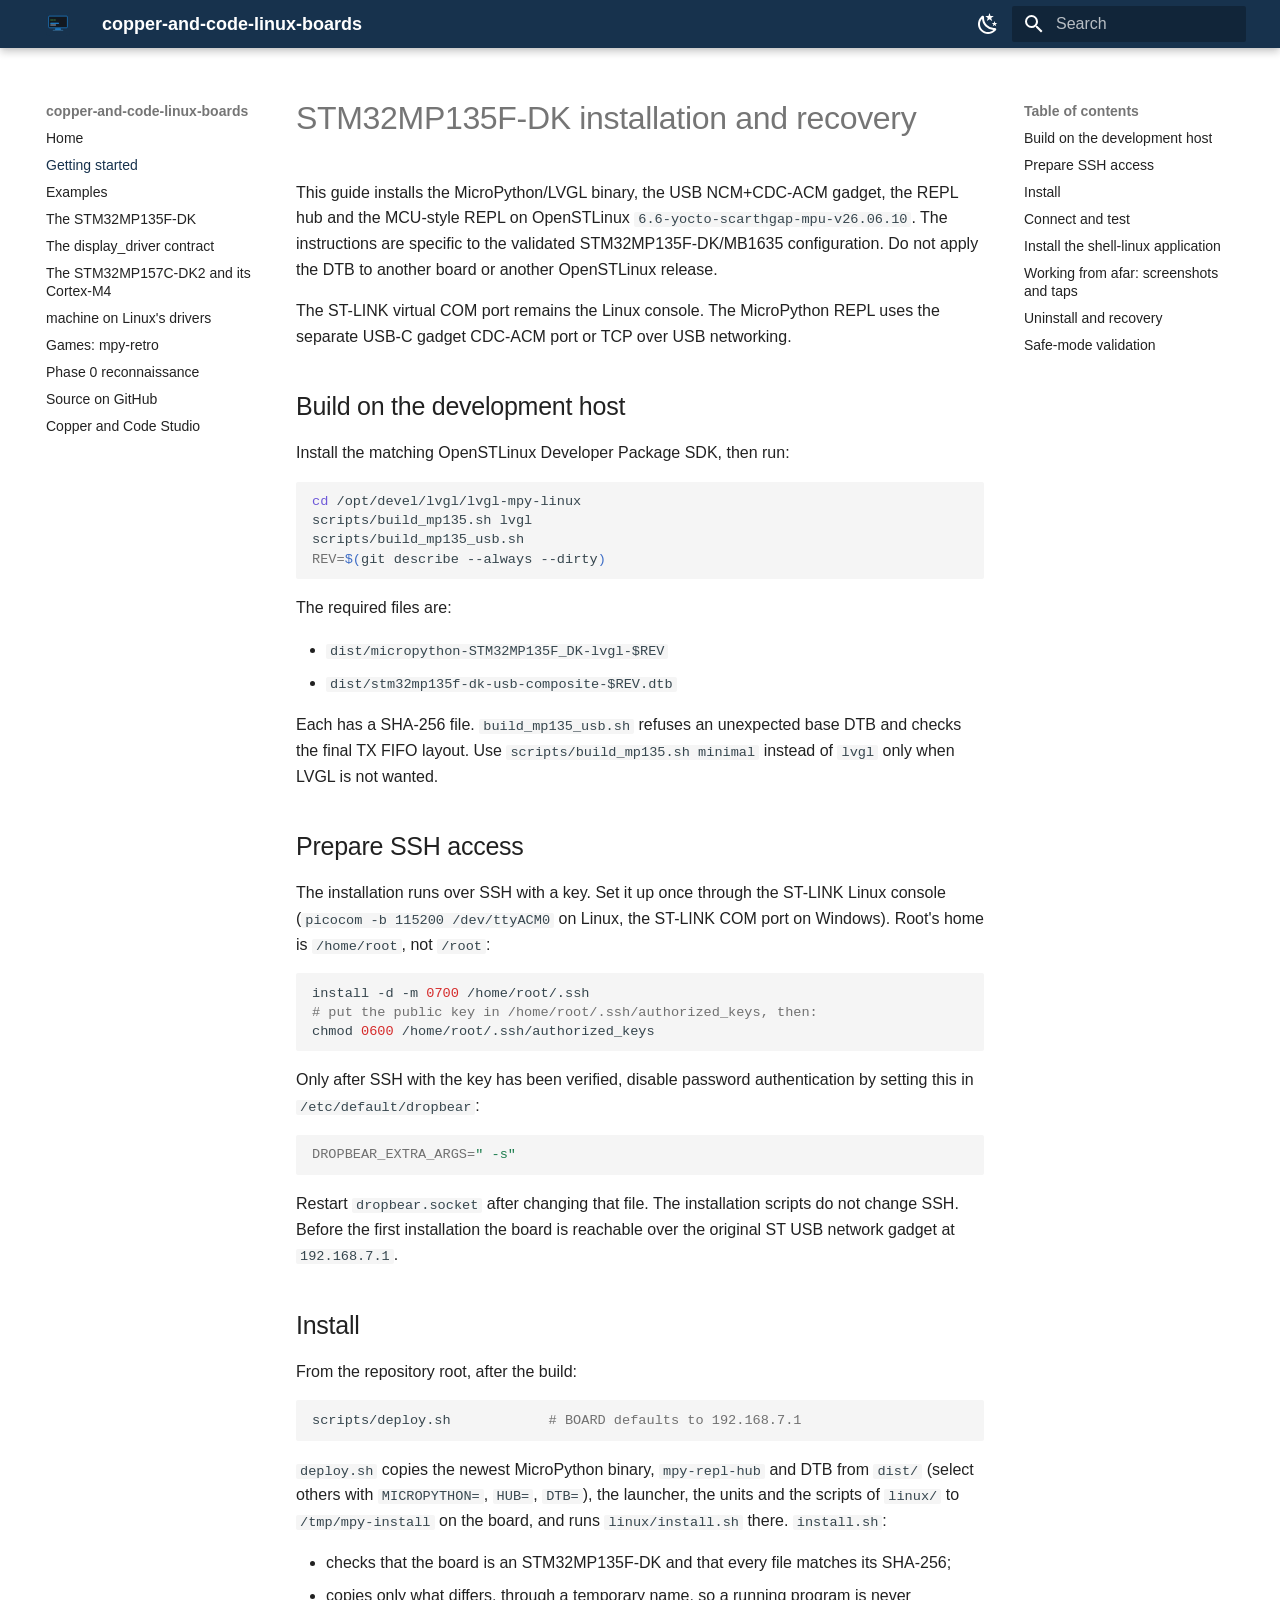
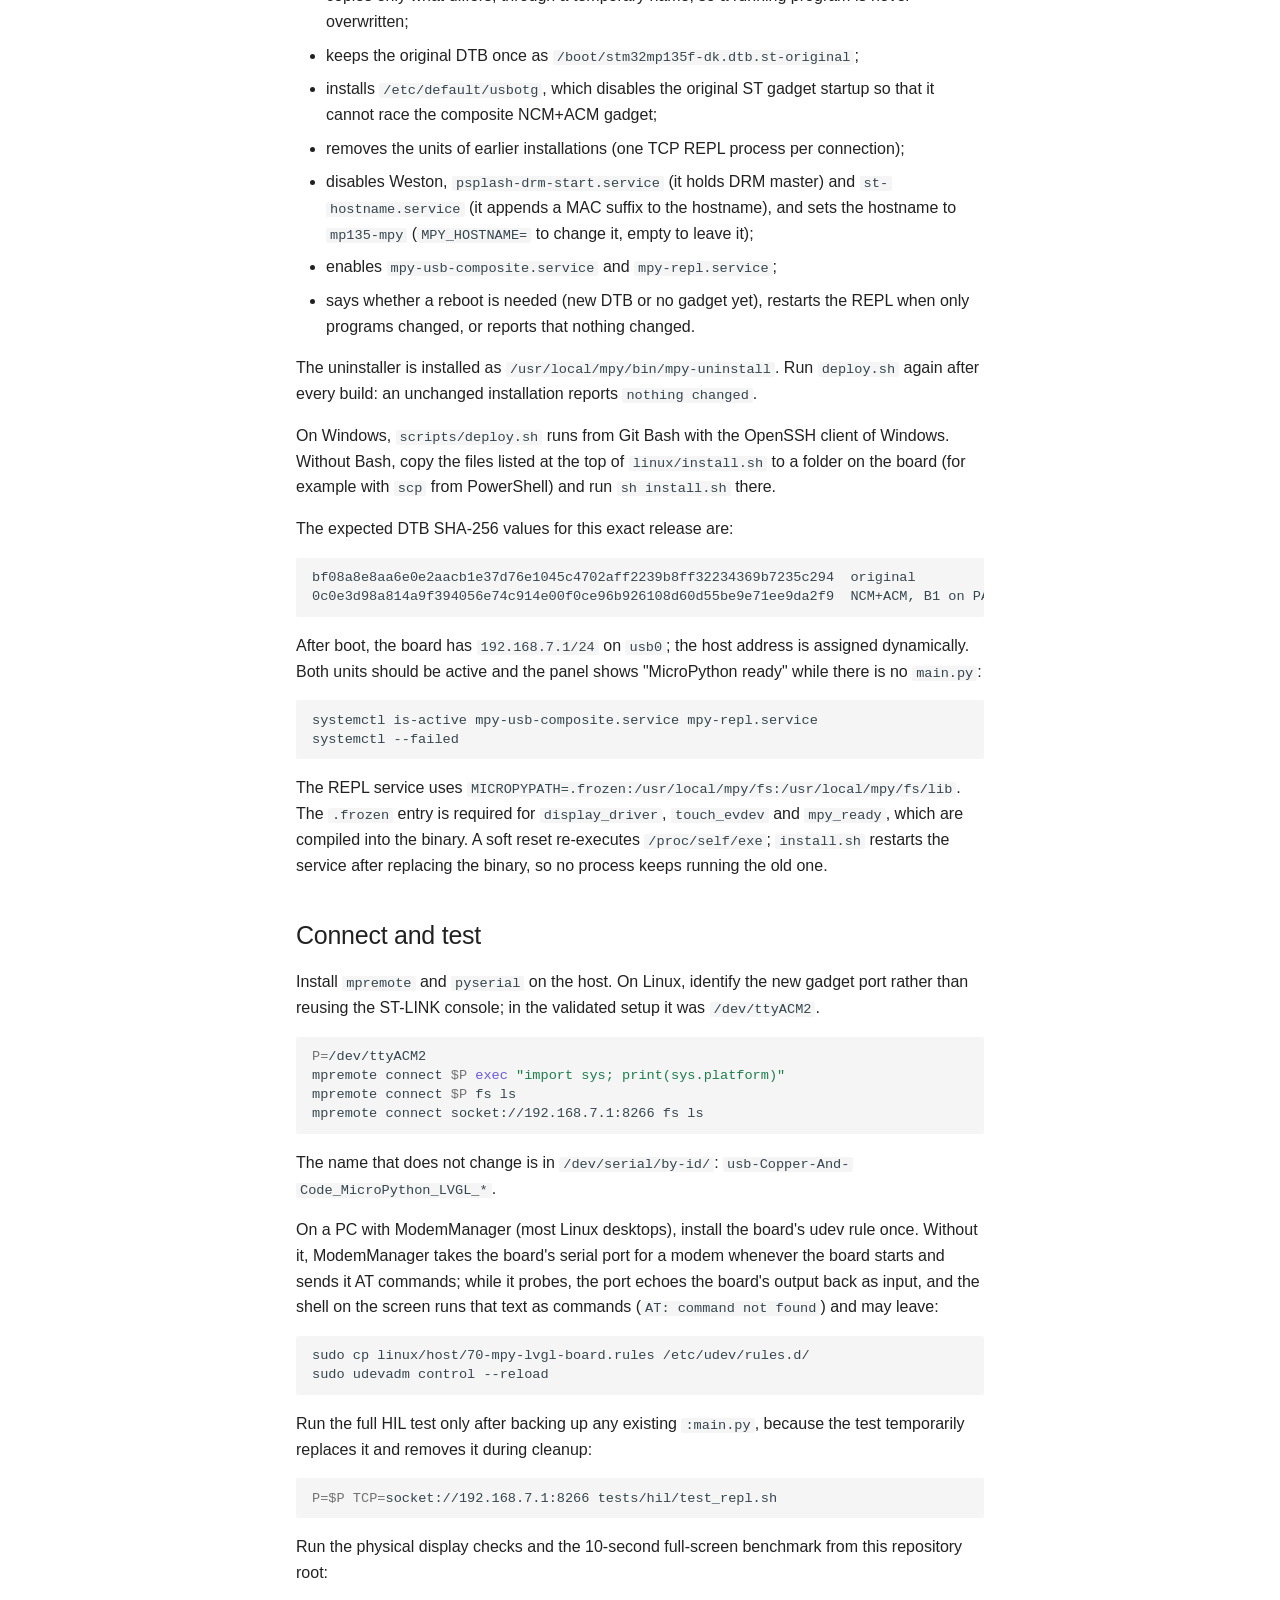
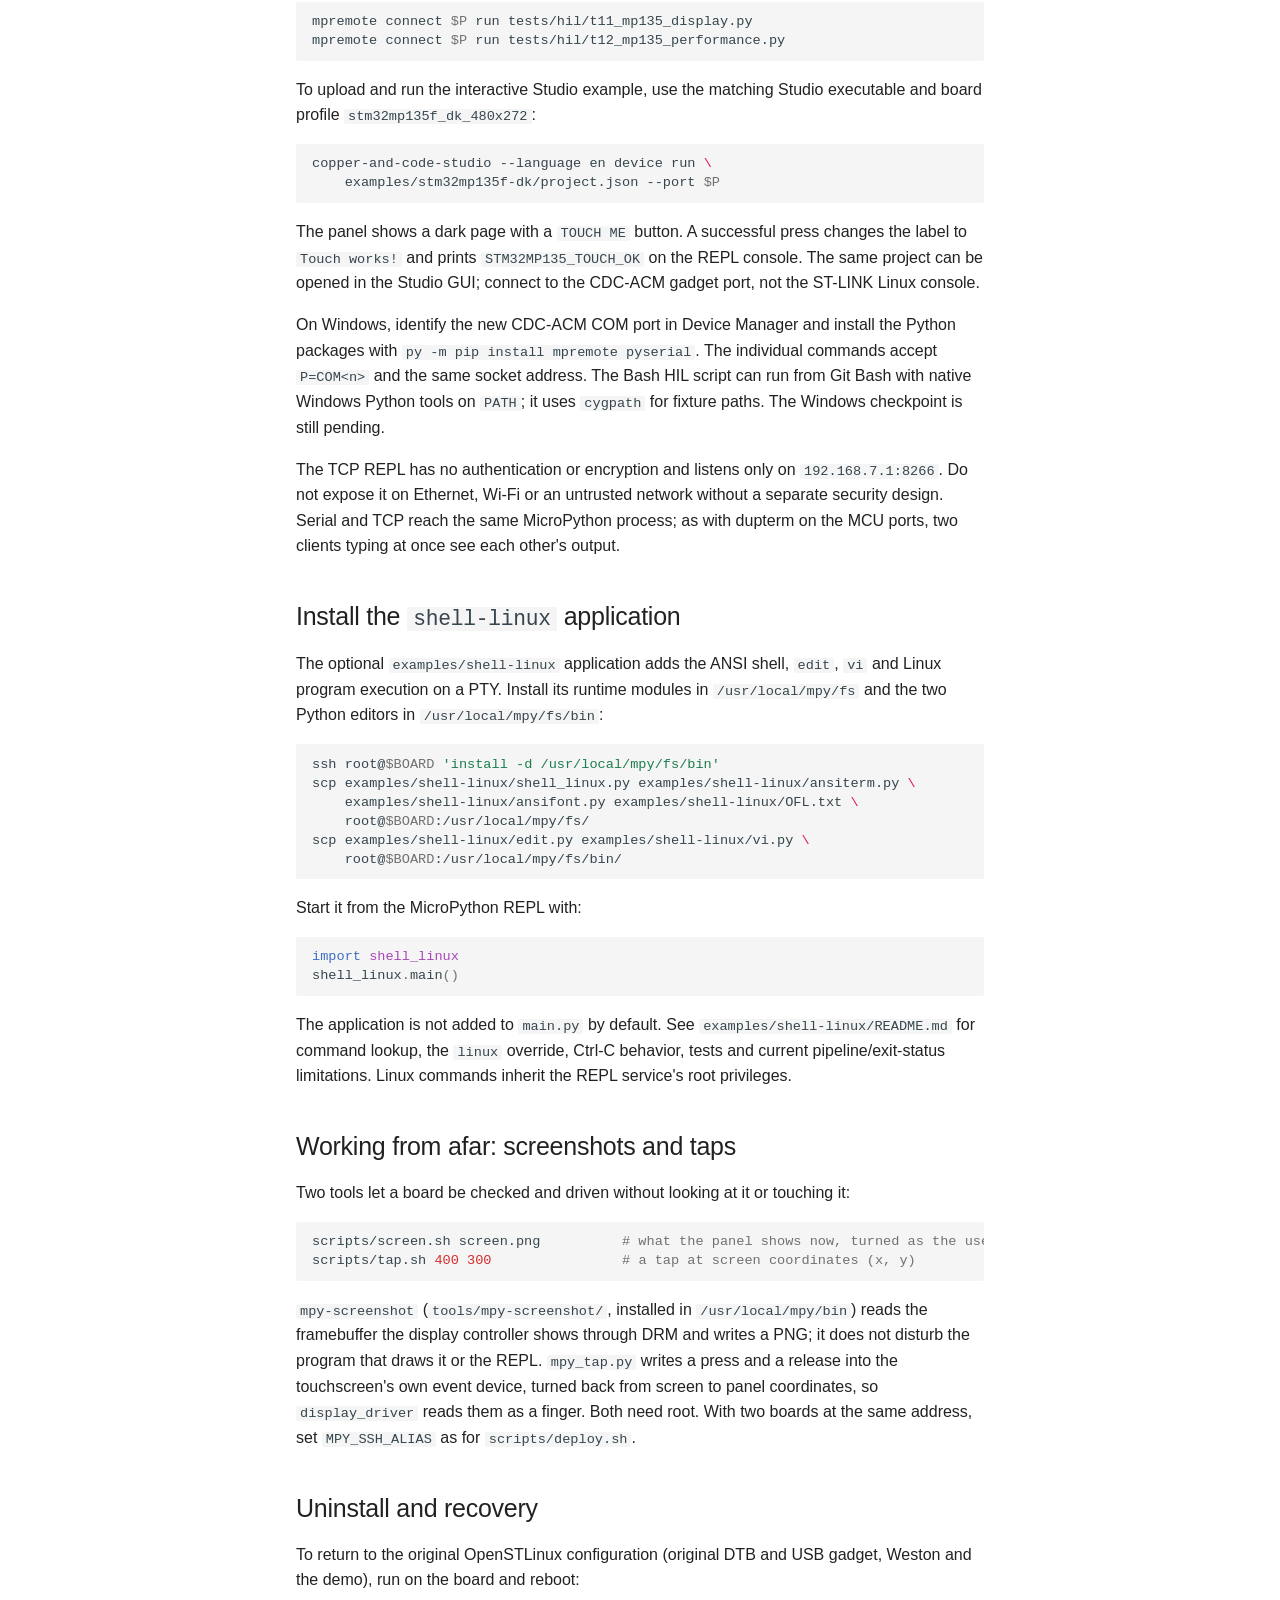
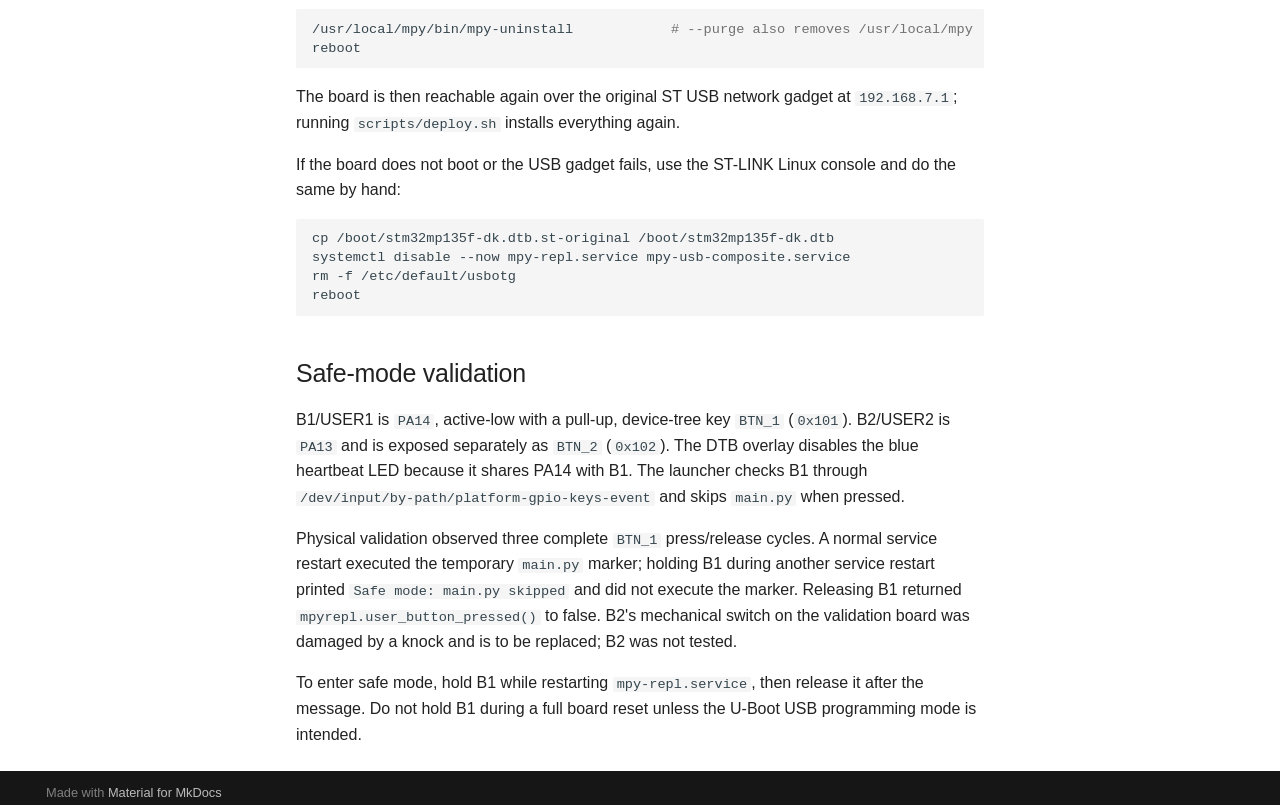
<file: stm32mp135f-dk-install/index.html>
<!doctype html>
<html lang="en" class="no-js">
  <head>
    
      <meta charset="utf-8">
      <meta name="viewport" content="width=device-width,initial-scale=1">
      
        <meta name="description" content="Turn a Linux board into a MicroPython board with a touch screen">
      
      
      
        <link rel="canonical" href="https://copper-and-code.github.io/copper-and-code-linux-boards/stm32mp135f-dk-install/">
      
      
        <link rel="prev" href="..">
      
      
        <link rel="next" href="../examples/">
      
      
        
      
      
      <link rel="icon" href="../images/logo.svg">
      <meta name="generator" content="mkdocs-1.6.1, mkdocs-material-9.8.1">
    
    
      
        <title>Getting started - copper-and-code-linux-boards</title>
      
    
    
      <link rel="stylesheet" href="../assets/stylesheets/main.57a0d79d.min.css">
      
        
        <link rel="stylesheet" href="../assets/stylesheets/palette.fb2fffe2.min.css">
      
      


    
    
      
    
    
      
    
    
      <link rel="stylesheet" href="../stylesheets/site.css">
    
    <script>__md_scope=new URL("..",location),__md_hash=e=>[...e].reduce(((e,_)=>(e<<5)-e+_.charCodeAt(0)),0),__md_get=(e,_=localStorage,t=__md_scope)=>JSON.parse(_.getItem(t.pathname+"."+e)),__md_set=(e,_,t=localStorage,a=__md_scope)=>{try{t.setItem(a.pathname+"."+e,JSON.stringify(_))}catch(e){}}</script>
    
      

    
    
  </head>
  
  
    
    
      
    
    
    
    
    <body dir="ltr" data-md-color-scheme="default" data-md-color-primary="custom" data-md-color-accent="custom">
  
    
    <input class="md-toggle" data-md-toggle="drawer" type="checkbox" id="__drawer" autocomplete="off">
    <input class="md-toggle" data-md-toggle="search" type="checkbox" id="__search" autocomplete="off">
    <label class="md-overlay" for="__drawer"></label>
    <div data-md-component="skip">
      
        
        <a href="#stm32mp135f-dk-installation-and-recovery" class="md-skip">
          Skip to content
        </a>
      
    </div>
    <div data-md-component="announce">
      
    </div>
    
    
      

  

<header class="md-header md-header--shadow" data-md-component="header">
  <nav class="md-header__inner md-grid" aria-label="Header">
    <a href=".." title="copper-and-code-linux-boards" class="md-header__button md-logo" aria-label="copper-and-code-linux-boards" data-md-component="logo">
      
  <img src="../images/logo.svg" alt="logo">

    </a>
    <label class="md-header__button md-icon" for="__drawer">
      
      <svg xmlns="http://www.w3.org/2000/svg" viewBox="0 0 24 24"><path d="M3 6h18v2H3zm0 5h18v2H3zm0 5h18v2H3z"/></svg>
    </label>
    <div class="md-header__title" data-md-component="header-title">
      <div class="md-header__ellipsis">
        <div class="md-header__topic">
          <span class="md-ellipsis">
            copper-and-code-linux-boards
          </span>
        </div>
        <div class="md-header__topic" data-md-component="header-topic">
          <span class="md-ellipsis">
            
              Getting started
            
          </span>
        </div>
      </div>
    </div>
    
      
        <form class="md-header__option" data-md-component="palette">
  
    
    
    
    <input class="md-option" data-md-color-media="(prefers-color-scheme: light)" data-md-color-scheme="default" data-md-color-primary="custom" data-md-color-accent="custom"  aria-label="Switch to dark mode"  type="radio" name="__palette" id="__palette_0">
    
      <label class="md-header__button md-icon" title="Switch to dark mode" for="__palette_1" hidden>
        <svg xmlns="http://www.w3.org/2000/svg" viewBox="0 0 24 24"><path d="m17.75 4.09-2.53 1.94.91 3.06-2.63-1.81-2.63 1.81.91-3.06-2.53-1.94L12.44 4l1.06-3 1.06 3zm3.5 6.91-1.64 1.25.59 1.98-1.7-1.17-1.7 1.17.59-1.98L15.75 11l2.06-.05L18.5 9l.69 1.95zm-2.28 4.95c.83-.08 1.72 1.1 1.19 1.85-.32.45-.66.87-1.08 1.27C15.17 23 8.84 23 4.94 19.07c-3.91-3.9-3.91-10.24 0-14.14.4-.4.82-.76 1.27-1.08.75-.53 1.93.36 1.85 1.19-.27 2.86.69 5.83 2.89 8.02a9.96 9.96 0 0 0 8.02 2.89m-1.64 2.02a12.08 12.08 0 0 1-7.8-3.47c-2.17-2.19-3.33-5-3.49-7.82-2.81 3.14-2.7 7.96.31 10.98 3.02 3.01 7.84 3.12 10.98.31"/></svg>
      </label>
    
  
    
    
    
    <input class="md-option" data-md-color-media="(prefers-color-scheme: dark)" data-md-color-scheme="slate" data-md-color-primary="custom" data-md-color-accent="custom"  aria-label="Switch to light mode"  type="radio" name="__palette" id="__palette_1">
    
      <label class="md-header__button md-icon" title="Switch to light mode" for="__palette_0" hidden>
        <svg xmlns="http://www.w3.org/2000/svg" viewBox="0 0 24 24"><path d="M12 7a5 5 0 0 1 5 5 5 5 0 0 1-5 5 5 5 0 0 1-5-5 5 5 0 0 1 5-5m0 2a3 3 0 0 0-3 3 3 3 0 0 0 3 3 3 3 0 0 0 3-3 3 3 0 0 0-3-3m0-7 2.39 3.42C13.65 5.15 12.84 5 12 5s-1.65.15-2.39.42zM3.34 7l4.16-.35A7.2 7.2 0 0 0 5.94 8.5c-.44.74-.69 1.5-.83 2.29zm.02 10 1.76-3.77a7.131 7.131 0 0 0 2.38 4.14zM20.65 7l-1.77 3.79a7.02 7.02 0 0 0-2.38-4.15zm-.01 10-4.14.36c.59-.51 1.12-1.14 1.54-1.86.42-.73.69-1.5.83-2.29zM12 22l-2.41-3.44c.74.27 1.55.44 2.41.44.82 0 1.63-.17 2.37-.44z"/></svg>
      </label>
    
  
</form>
      
    
    
      <script>var palette=__md_get("__palette");if(palette&&palette.color){if("(prefers-color-scheme)"===palette.color.media){var media=matchMedia("(prefers-color-scheme: light)"),input=document.querySelector(media.matches?"[data-md-color-media='(prefers-color-scheme: light)']":"[data-md-color-media='(prefers-color-scheme: dark)']");palette.color.media=input.getAttribute("data-md-color-media"),palette.color.scheme=input.getAttribute("data-md-color-scheme"),palette.color.primary=input.getAttribute("data-md-color-primary"),palette.color.accent=input.getAttribute("data-md-color-accent")}for(var[key,value]of Object.entries(palette.color))document.body.setAttribute("data-md-color-"+key,value)}</script>
    
    
    
      
      
        <label class="md-header__button md-icon" for="__search">
          
          <svg xmlns="http://www.w3.org/2000/svg" viewBox="0 0 24 24"><path d="M9.5 3A6.5 6.5 0 0 1 16 9.5c0 1.61-.59 3.09-1.56 4.23l.27.27h.79l5 5-1.5 1.5-5-5v-.79l-.27-.27A6.52 6.52 0 0 1 9.5 16 6.5 6.5 0 0 1 3 9.5 6.5 6.5 0 0 1 9.5 3m0 2C7 5 5 7 5 9.5S7 14 9.5 14 14 12 14 9.5 12 5 9.5 5"/></svg>
        </label>
        <div class="md-search" data-md-component="search" role="dialog">
  <label class="md-search__overlay" for="__search"></label>
  <div class="md-search__inner" role="search">
    <form class="md-search__form" name="search">
      <input type="text" class="md-search__input" name="query" aria-label="Search" placeholder="Search" autocapitalize="off" autocorrect="off" autocomplete="off" spellcheck="false" data-md-component="search-query" required>
      <label class="md-search__icon md-icon" for="__search">
        
        <svg xmlns="http://www.w3.org/2000/svg" viewBox="0 0 24 24"><path d="M9.5 3A6.5 6.5 0 0 1 16 9.5c0 1.61-.59 3.09-1.56 4.23l.27.27h.79l5 5-1.5 1.5-5-5v-.79l-.27-.27A6.52 6.52 0 0 1 9.5 16 6.5 6.5 0 0 1 3 9.5 6.5 6.5 0 0 1 9.5 3m0 2C7 5 5 7 5 9.5S7 14 9.5 14 14 12 14 9.5 12 5 9.5 5"/></svg>
        
        <svg xmlns="http://www.w3.org/2000/svg" viewBox="0 0 24 24"><path d="M20 11v2H8l5.5 5.5-1.42 1.42L4.16 12l7.92-7.92L13.5 5.5 8 11z"/></svg>
      </label>
      <nav class="md-search__options" aria-label="Search">
        
          <a href="javascript:void(0)" class="md-search__icon md-icon" title="Share" aria-label="Share" data-clipboard data-clipboard-text="" data-md-component="search-share" tabindex="-1">
            
            <svg xmlns="http://www.w3.org/2000/svg" viewBox="0 0 24 24"><path d="M18 16.08c-.76 0-1.44.3-1.96.77L8.91 12.7c.05-.23.09-.46.09-.7s-.04-.47-.09-.7l7.05-4.11c.54.5 1.25.81 2.04.81a3 3 0 0 0 3-3 3 3 0 0 0-3-3 3 3 0 0 0-3 3c0 .24.04.47.09.7L8.04 9.81C7.5 9.31 6.79 9 6 9a3 3 0 0 0-3 3 3 3 0 0 0 3 3c.79 0 1.5-.31 2.04-.81l7.12 4.15c-.05.21-.08.43-.08.66 0 1.61 1.31 2.91 2.92 2.91s2.92-1.3 2.92-2.91A2.92 2.92 0 0 0 18 16.08"/></svg>
          </a>
        
        <button type="reset" class="md-search__icon md-icon" title="Clear" aria-label="Clear" tabindex="-1">
          
          <svg xmlns="http://www.w3.org/2000/svg" viewBox="0 0 24 24"><path d="M19 6.41 17.59 5 12 10.59 6.41 5 5 6.41 10.59 12 5 17.59 6.41 19 12 13.41 17.59 19 19 17.59 13.41 12z"/></svg>
        </button>
      </nav>
      
    </form>
    <div class="md-search__output">
      <div class="md-search__scrollwrap" tabindex="0" data-md-scrollfix>
        <div class="md-search-result" data-md-component="search-result">
          <div class="md-search-result__meta">
            Initializing search
          </div>
          <ol class="md-search-result__list" role="presentation"></ol>
        </div>
      </div>
    </div>
  </div>
</div>
      
    
    
  </nav>
  
</header>
    
    <div class="md-container" data-md-component="container">
      
      
        
          
        
      
      <main class="md-main" data-md-component="main">
        <div class="md-main__inner md-grid">
          
            
              
              <div class="md-sidebar md-sidebar--primary" data-md-component="sidebar" data-md-type="navigation" >
                <div class="md-sidebar__scrollwrap">
                  <div class="md-sidebar__inner">
                    



<nav class="md-nav md-nav--primary" aria-label="Navigation" data-md-level="0">
  <label class="md-nav__title" for="__drawer">
    <a href=".." title="copper-and-code-linux-boards" class="md-nav__button md-logo" aria-label="copper-and-code-linux-boards" data-md-component="logo">
      
  <img src="../images/logo.svg" alt="logo">

    </a>
    copper-and-code-linux-boards
  </label>
  
  <ul class="md-nav__list" data-md-scrollfix>
    
      
      
  
  
  
  
    <li class="md-nav__item">
      <a href=".." class="md-nav__link">
        
  
  
  <span class="md-ellipsis">
    
  
    Home
  

    
  </span>
  
  

      </a>
    </li>
  

    
      
      
  
  
    
  
  
  
    <li class="md-nav__item md-nav__item--active">
      
      <input class="md-nav__toggle md-toggle" type="checkbox" id="__toc">
      
      
        
      
      
        <label class="md-nav__link md-nav__link--active" for="__toc">
          
  
  
  <span class="md-ellipsis">
    
  
    Getting started
  

    
  </span>
  
  

          <span class="md-nav__icon md-icon"></span>
        </label>
      
      <a href="./" class="md-nav__link md-nav__link--active">
        
  
  
  <span class="md-ellipsis">
    
  
    Getting started
  

    
  </span>
  
  

      </a>
      
        

<nav class="md-nav md-nav--secondary" aria-label="Table of contents">
  
  
  
    
  
  
    <label class="md-nav__title" for="__toc">
      <span class="md-nav__icon md-icon"></span>
      Table of contents
    </label>
    <ul class="md-nav__list" data-md-component="toc" data-md-scrollfix>
      
        <li class="md-nav__item">
  <a href="#build-on-the-development-host" class="md-nav__link">
    <span class="md-ellipsis">
      
        Build on the development host
      
    </span>
  </a>
  
</li>
      
        <li class="md-nav__item">
  <a href="#prepare-ssh-access" class="md-nav__link">
    <span class="md-ellipsis">
      
        Prepare SSH access
      
    </span>
  </a>
  
</li>
      
        <li class="md-nav__item">
  <a href="#install" class="md-nav__link">
    <span class="md-ellipsis">
      
        Install
      
    </span>
  </a>
  
</li>
      
        <li class="md-nav__item">
  <a href="#connect-and-test" class="md-nav__link">
    <span class="md-ellipsis">
      
        Connect and test
      
    </span>
  </a>
  
</li>
      
        <li class="md-nav__item">
  <a href="#install-the-shell-linux-application" class="md-nav__link">
    <span class="md-ellipsis">
      
        Install the shell-linux application
      
    </span>
  </a>
  
</li>
      
        <li class="md-nav__item">
  <a href="#working-from-afar-screenshots-and-taps" class="md-nav__link">
    <span class="md-ellipsis">
      
        Working from afar: screenshots and taps
      
    </span>
  </a>
  
</li>
      
        <li class="md-nav__item">
  <a href="#uninstall-and-recovery" class="md-nav__link">
    <span class="md-ellipsis">
      
        Uninstall and recovery
      
    </span>
  </a>
  
</li>
      
        <li class="md-nav__item">
  <a href="#safe-mode-validation" class="md-nav__link">
    <span class="md-ellipsis">
      
        Safe-mode validation
      
    </span>
  </a>
  
</li>
      
    </ul>
  
</nav>
      
    </li>
  

    
      
      
  
  
  
  
    <li class="md-nav__item">
      <a href="../examples/" class="md-nav__link">
        
  
  
  <span class="md-ellipsis">
    
  
    Examples
  

    
  </span>
  
  

      </a>
    </li>
  

    
      
      
  
  
  
  
    <li class="md-nav__item">
      <a href="../stm32mp135f-dk/" class="md-nav__link">
        
  
  
  <span class="md-ellipsis">
    
  
    The STM32MP135F-DK
  

    
  </span>
  
  

      </a>
    </li>
  

    
      
      
  
  
  
  
    <li class="md-nav__item">
      <a href="../display-driver/" class="md-nav__link">
        
  
  
  <span class="md-ellipsis">
    
  
    The display_driver contract
  

    
  </span>
  
  

      </a>
    </li>
  

    
      
      
  
  
  
  
    <li class="md-nav__item">
      <a href="../stm32mp157c-dk2/" class="md-nav__link">
        
  
  
  <span class="md-ellipsis">
    
  
    The STM32MP157C-DK2 and its Cortex-M4
  

    
  </span>
  
  

      </a>
    </li>
  

    
      
      
  
  
  
  
    <li class="md-nav__item">
      <a href="../machine-linux/" class="md-nav__link">
        
  
  
  <span class="md-ellipsis">
    
  
    machine on Linux's drivers
  

    
  </span>
  
  

      </a>
    </li>
  

    
      
      
  
  
  
  
    <li class="md-nav__item">
      <a href="../retro/" class="md-nav__link">
        
  
  
  <span class="md-ellipsis">
    
  
    Games: mpy-retro
  

    
  </span>
  
  

      </a>
    </li>
  

    
      
      
  
  
  
  
    <li class="md-nav__item">
      <a href="../ricognizione/" class="md-nav__link">
        
  
  
  <span class="md-ellipsis">
    
  
    Phase 0 reconnaissance
  

    
  </span>
  
  

      </a>
    </li>
  

    
      
      
  
  
  
  
    <li class="md-nav__item">
      <a href="https://github.com/Copper-And-Code/copper-and-code-linux-boards" class="md-nav__link">
        
  
  
  <span class="md-ellipsis">
    
  
    Source on GitHub
  

    
  </span>
  
  

      </a>
    </li>
  

    
      
      
  
  
  
  
    <li class="md-nav__item">
      <a href="https://copper-and-code.github.io/copper-and-code-studio/" class="md-nav__link">
        
  
  
  <span class="md-ellipsis">
    
  
    Copper and Code Studio
  

    
  </span>
  
  

      </a>
    </li>
  

    
  </ul>
</nav>
                  </div>
                </div>
              </div>
            
            
              
              <div class="md-sidebar md-sidebar--secondary" data-md-component="sidebar" data-md-type="toc" >
                <div class="md-sidebar__scrollwrap">
                  <div class="md-sidebar__inner">
                    

<nav class="md-nav md-nav--secondary" aria-label="Table of contents">
  
  
  
    
  
  
    <label class="md-nav__title" for="__toc">
      <span class="md-nav__icon md-icon"></span>
      Table of contents
    </label>
    <ul class="md-nav__list" data-md-component="toc" data-md-scrollfix>
      
        <li class="md-nav__item">
  <a href="#build-on-the-development-host" class="md-nav__link">
    <span class="md-ellipsis">
      
        Build on the development host
      
    </span>
  </a>
  
</li>
      
        <li class="md-nav__item">
  <a href="#prepare-ssh-access" class="md-nav__link">
    <span class="md-ellipsis">
      
        Prepare SSH access
      
    </span>
  </a>
  
</li>
      
        <li class="md-nav__item">
  <a href="#install" class="md-nav__link">
    <span class="md-ellipsis">
      
        Install
      
    </span>
  </a>
  
</li>
      
        <li class="md-nav__item">
  <a href="#connect-and-test" class="md-nav__link">
    <span class="md-ellipsis">
      
        Connect and test
      
    </span>
  </a>
  
</li>
      
        <li class="md-nav__item">
  <a href="#install-the-shell-linux-application" class="md-nav__link">
    <span class="md-ellipsis">
      
        Install the shell-linux application
      
    </span>
  </a>
  
</li>
      
        <li class="md-nav__item">
  <a href="#working-from-afar-screenshots-and-taps" class="md-nav__link">
    <span class="md-ellipsis">
      
        Working from afar: screenshots and taps
      
    </span>
  </a>
  
</li>
      
        <li class="md-nav__item">
  <a href="#uninstall-and-recovery" class="md-nav__link">
    <span class="md-ellipsis">
      
        Uninstall and recovery
      
    </span>
  </a>
  
</li>
      
        <li class="md-nav__item">
  <a href="#safe-mode-validation" class="md-nav__link">
    <span class="md-ellipsis">
      
        Safe-mode validation
      
    </span>
  </a>
  
</li>
      
    </ul>
  
</nav>
                  </div>
                </div>
              </div>
            
          
          
            <div class="md-content" data-md-component="content">
              
              <article class="md-content__inner md-typeset">
                
                  



<h1 id="stm32mp135f-dk-installation-and-recovery">STM32MP135F-DK installation and recovery<a class="headerlink" href="#stm32mp135f-dk-installation-and-recovery" title="Permanent link">&para;</a></h1>
<p>This guide installs the MicroPython/LVGL binary, the USB NCM+CDC-ACM gadget, the REPL hub and the
MCU-style REPL on
OpenSTLinux <code>6.6-yocto-scarthgap-mpu-v26.06.10</code>. The instructions are specific to the validated
STM32MP135F-DK/MB1635 configuration. Do not apply the DTB to another board or another OpenSTLinux
release.</p>
<p>The ST-LINK virtual COM port remains the Linux console. The MicroPython REPL uses the separate USB-C
gadget CDC-ACM port or TCP over USB networking.</p>
<h2 id="build-on-the-development-host">Build on the development host<a class="headerlink" href="#build-on-the-development-host" title="Permanent link">&para;</a></h2>
<p>Install the matching OpenSTLinux Developer Package SDK, then run:</p>
<div class="highlight"><pre><span></span><code><span class="nb">cd</span><span class="w"> </span>/opt/devel/lvgl/lvgl-mpy-linux
scripts/build_mp135.sh<span class="w"> </span>lvgl
scripts/build_mp135_usb.sh
<span class="nv">REV</span><span class="o">=</span><span class="k">$(</span>git<span class="w"> </span>describe<span class="w"> </span>--always<span class="w"> </span>--dirty<span class="k">)</span>
</code></pre></div>
<p>The required files are:</p>
<ul>
<li><code>dist/micropython-STM32MP135F_DK-lvgl-$REV</code></li>
<li><code>dist/stm32mp135f-dk-usb-composite-$REV.dtb</code></li>
</ul>
<p>Each has a SHA-256 file. <code>build_mp135_usb.sh</code> refuses an unexpected base DTB and checks the final TX
FIFO layout. Use <code>scripts/build_mp135.sh minimal</code> instead of <code>lvgl</code> only when LVGL is not wanted.</p>
<h2 id="prepare-ssh-access">Prepare SSH access<a class="headerlink" href="#prepare-ssh-access" title="Permanent link">&para;</a></h2>
<p>The installation runs over SSH with a key. Set it up once through the ST-LINK Linux console
(<code>picocom -b 115200 /dev/ttyACM0</code> on Linux, the ST-LINK COM port on Windows). Root's home is
<code>/home/root</code>, not <code>/root</code>:</p>
<div class="highlight"><pre><span></span><code>install<span class="w"> </span>-d<span class="w"> </span>-m<span class="w"> </span><span class="m">0700</span><span class="w"> </span>/home/root/.ssh
<span class="c1"># put the public key in /home/root/.ssh/authorized_keys, then:</span>
chmod<span class="w"> </span><span class="m">0600</span><span class="w"> </span>/home/root/.ssh/authorized_keys
</code></pre></div>
<p>Only after SSH with the key has been verified, disable password authentication by setting this in
<code>/etc/default/dropbear</code>:</p>
<div class="highlight"><pre><span></span><code><span class="nv">DROPBEAR_EXTRA_ARGS</span><span class="o">=</span><span class="s2">" -s"</span>
</code></pre></div>
<p>Restart <code>dropbear.socket</code> after changing that file. The installation scripts do not change SSH.
Before the first installation the board is reachable over the original ST USB network gadget at
<code>192.168.7.1</code>.</p>
<h2 id="install">Install<a class="headerlink" href="#install" title="Permanent link">&para;</a></h2>
<p>From the repository root, after the build:</p>
<div class="highlight"><pre><span></span><code>scripts/deploy.sh<span class="w">            </span><span class="c1"># BOARD defaults to 192.168.7.1</span>
</code></pre></div>
<p><code>deploy.sh</code> copies the newest MicroPython binary, <code>mpy-repl-hub</code> and DTB from <code>dist/</code> (select
others with <code>MICROPYTHON=</code>, <code>HUB=</code>, <code>DTB=</code>), the launcher, the units and the scripts of <code>linux/</code> to
<code>/tmp/mpy-install</code> on the board, and runs <code>linux/install.sh</code> there. <code>install.sh</code>:</p>
<ul>
<li>checks that the board is an STM32MP135F-DK and that every file matches its SHA-256;</li>
<li>copies only what differs, through a temporary name, so a running program is never overwritten;</li>
<li>keeps the original DTB once as <code>/boot/stm32mp135f-dk.dtb.st-original</code>;</li>
<li>installs <code>/etc/default/usbotg</code>, which disables the original ST gadget startup so that it cannot
  race the composite NCM+ACM gadget;</li>
<li>removes the units of earlier installations (one TCP REPL process per connection);</li>
<li>disables Weston, <code>psplash-drm-start.service</code> (it holds DRM master) and <code>st-hostname.service</code> (it
  appends a MAC suffix to the hostname), and sets the hostname to <code>mp135-mpy</code> (<code>MPY_HOSTNAME=</code> to
  change it, empty to leave it);</li>
<li>enables <code>mpy-usb-composite.service</code> and <code>mpy-repl.service</code>;</li>
<li>says whether a reboot is needed (new DTB or no gadget yet), restarts the REPL when only programs
  changed, or reports that nothing changed.</li>
</ul>
<p>The uninstaller is installed as <code>/usr/local/mpy/bin/mpy-uninstall</code>. Run <code>deploy.sh</code> again after
every build: an unchanged installation reports <code>nothing changed</code>.</p>
<p>On Windows, <code>scripts/deploy.sh</code> runs from Git Bash with the OpenSSH client of Windows. Without
Bash, copy the files listed at the top of <code>linux/install.sh</code> to a folder on the board (for example
with <code>scp</code> from PowerShell) and run <code>sh install.sh</code> there.</p>
<p>The expected DTB SHA-256 values for this exact release are:</p>
<div class="highlight"><pre><span></span><code>bf08a8e8aa6e0e2aacb1e37d76e1045c4702aff2239b8ff32234369b7235c294  original
0c0e3d98a814a9f394056e74c914e00f0ce96b926108d60d55be9e71ee9da2f9  NCM+ACM, B1 on PA14
</code></pre></div>
<p>After boot, the board has <code>192.168.7.1/24</code> on <code>usb0</code>; the host address is assigned dynamically. Both
units should be active and the panel shows "MicroPython ready" while there is no <code>main.py</code>:</p>
<div class="highlight"><pre><span></span><code>systemctl<span class="w"> </span>is-active<span class="w"> </span>mpy-usb-composite.service<span class="w"> </span>mpy-repl.service
systemctl<span class="w"> </span>--failed
</code></pre></div>
<p>The REPL service uses <code>MICROPYPATH=.frozen:/usr/local/mpy/fs:/usr/local/mpy/fs/lib</code>. The <code>.frozen</code>
entry is required for <code>display_driver</code>, <code>touch_evdev</code> and <code>mpy_ready</code>, which are compiled into the
binary. A soft reset re-executes <code>/proc/self/exe</code>; <code>install.sh</code> restarts the service after replacing
the binary, so no process keeps running the old one.</p>
<h2 id="connect-and-test">Connect and test<a class="headerlink" href="#connect-and-test" title="Permanent link">&para;</a></h2>
<p>Install <code>mpremote</code> and <code>pyserial</code> on the host. On Linux, identify the new gadget port rather than
reusing the ST-LINK console; in the validated setup it was <code>/dev/ttyACM2</code>.</p>
<div class="highlight"><pre><span></span><code><span class="nv">P</span><span class="o">=</span>/dev/ttyACM2
mpremote<span class="w"> </span>connect<span class="w"> </span><span class="nv">$P</span><span class="w"> </span><span class="nb">exec</span><span class="w"> </span><span class="s2">"import sys; print(sys.platform)"</span>
mpremote<span class="w"> </span>connect<span class="w"> </span><span class="nv">$P</span><span class="w"> </span>fs<span class="w"> </span>ls
mpremote<span class="w"> </span>connect<span class="w"> </span>socket://192.168.7.1:8266<span class="w"> </span>fs<span class="w"> </span>ls
</code></pre></div>
<p>The name that does not change is in <code>/dev/serial/by-id/</code>: <code>usb-Copper-And-Code_MicroPython_LVGL_*</code>.</p>
<p>On a PC with ModemManager (most Linux desktops), install the board's udev rule once. Without it,
ModemManager takes the board's serial port for a modem whenever the board starts and sends it AT
commands; while it probes, the port echoes the board's output back as input, and the shell on the
screen runs that text as commands (<code>AT: command not found</code>) and may leave:</p>
<div class="highlight"><pre><span></span><code>sudo<span class="w"> </span>cp<span class="w"> </span>linux/host/70-mpy-lvgl-board.rules<span class="w"> </span>/etc/udev/rules.d/
sudo<span class="w"> </span>udevadm<span class="w"> </span>control<span class="w"> </span>--reload
</code></pre></div>
<p>Run the full HIL test only after backing up any existing <code>:main.py</code>, because the test temporarily
replaces it and removes it during cleanup:</p>
<div class="highlight"><pre><span></span><code><span class="nv">P</span><span class="o">=</span><span class="nv">$P</span><span class="w"> </span><span class="nv">TCP</span><span class="o">=</span>socket://192.168.7.1:8266<span class="w"> </span>tests/hil/test_repl.sh
</code></pre></div>
<p>Run the physical display checks and the 10-second full-screen benchmark from this repository root:</p>
<div class="highlight"><pre><span></span><code>mpremote<span class="w"> </span>connect<span class="w"> </span><span class="nv">$P</span><span class="w"> </span>run<span class="w"> </span>tests/hil/t11_mp135_display.py
mpremote<span class="w"> </span>connect<span class="w"> </span><span class="nv">$P</span><span class="w"> </span>run<span class="w"> </span>tests/hil/t12_mp135_performance.py
</code></pre></div>
<p>To upload and run the interactive Studio example, use the matching Studio executable and board
profile <code>stm32mp135f_dk_480x272</code>:</p>
<div class="highlight"><pre><span></span><code>copper-and-code-studio<span class="w"> </span>--language<span class="w"> </span>en<span class="w"> </span>device<span class="w"> </span>run<span class="w"> </span><span class="se">\</span>
<span class="w">    </span>examples/stm32mp135f-dk/project.json<span class="w"> </span>--port<span class="w"> </span><span class="nv">$P</span>
</code></pre></div>
<p>The panel shows a dark page with a <code>TOUCH ME</code> button. A successful press changes the label to
<code>Touch works!</code> and prints <code>STM32MP135_TOUCH_OK</code> on the REPL console. The same project can be opened
in the Studio GUI; connect to the CDC-ACM gadget port, not the ST-LINK Linux console.</p>
<p>On Windows, identify the new CDC-ACM COM port in Device Manager and install the Python packages with
<code>py -m pip install mpremote pyserial</code>. The individual commands accept <code>P=COM&lt;n&gt;</code> and the same socket
address. The Bash HIL script can run from Git Bash with native Windows Python tools on <code>PATH</code>; it uses
<code>cygpath</code> for fixture paths. The Windows checkpoint is still pending.</p>
<p>The TCP REPL has no authentication or encryption and listens only on <code>192.168.7.1:8266</code>. Do not expose
it on Ethernet, Wi-Fi or an untrusted network without a separate security design. Serial and TCP reach
the same MicroPython process; as with dupterm on the MCU ports, two clients typing at once see each
other's output.</p>
<h2 id="install-the-shell-linux-application">Install the <code>shell-linux</code> application<a class="headerlink" href="#install-the-shell-linux-application" title="Permanent link">&para;</a></h2>
<p>The optional <code>examples/shell-linux</code> application adds the ANSI shell, <code>edit</code>, <code>vi</code> and Linux program
execution on a PTY. Install its runtime modules in <code>/usr/local/mpy/fs</code> and the two Python editors in
<code>/usr/local/mpy/fs/bin</code>:</p>
<div class="highlight"><pre><span></span><code>ssh<span class="w"> </span>root@<span class="nv">$BOARD</span><span class="w"> </span><span class="s1">'install -d /usr/local/mpy/fs/bin'</span>
scp<span class="w"> </span>examples/shell-linux/shell_linux.py<span class="w"> </span>examples/shell-linux/ansiterm.py<span class="w"> </span><span class="se">\</span>
<span class="w">    </span>examples/shell-linux/ansifont.py<span class="w"> </span>examples/shell-linux/OFL.txt<span class="w"> </span><span class="se">\</span>
<span class="w">    </span>root@<span class="nv">$BOARD</span>:/usr/local/mpy/fs/
scp<span class="w"> </span>examples/shell-linux/edit.py<span class="w"> </span>examples/shell-linux/vi.py<span class="w"> </span><span class="se">\</span>
<span class="w">    </span>root@<span class="nv">$BOARD</span>:/usr/local/mpy/fs/bin/
</code></pre></div>
<p>Start it from the MicroPython REPL with:</p>
<div class="highlight"><pre><span></span><code><span class="kn">import</span><span class="w"> </span><span class="nn">shell_linux</span>
<span class="n">shell_linux</span><span class="o">.</span><span class="n">main</span><span class="p">()</span>
</code></pre></div>
<p>The application is not added to <code>main.py</code> by default. See <code>examples/shell-linux/README.md</code> for command
lookup, the <code>linux</code> override, Ctrl-C behavior, tests and current pipeline/exit-status limitations.
Linux commands inherit the REPL service's root privileges.</p>
<h2 id="working-from-afar-screenshots-and-taps">Working from afar: screenshots and taps<a class="headerlink" href="#working-from-afar-screenshots-and-taps" title="Permanent link">&para;</a></h2>
<p>Two tools let a board be checked and driven without looking at it or touching it:</p>
<div class="highlight"><pre><span></span><code>scripts/screen.sh<span class="w"> </span>screen.png<span class="w">          </span><span class="c1"># what the panel shows now, turned as the user sees it</span>
scripts/tap.sh<span class="w"> </span><span class="m">400</span><span class="w"> </span><span class="m">300</span><span class="w">                </span><span class="c1"># a tap at screen coordinates (x, y)</span>
</code></pre></div>
<p><code>mpy-screenshot</code> (<code>tools/mpy-screenshot/</code>, installed in <code>/usr/local/mpy/bin</code>) reads the
framebuffer the display controller shows through DRM and writes a PNG; it does not disturb the
program that draws it or the REPL. <code>mpy_tap.py</code> writes a press and a release into the
touchscreen's own event device, turned back from screen to panel coordinates, so <code>display_driver</code>
reads them as a finger. Both need root. With two boards at the same address, set <code>MPY_SSH_ALIAS</code>
as for <code>scripts/deploy.sh</code>.</p>
<h2 id="uninstall-and-recovery">Uninstall and recovery<a class="headerlink" href="#uninstall-and-recovery" title="Permanent link">&para;</a></h2>
<p>To return to the original OpenSTLinux configuration (original DTB and USB gadget, Weston and the
demo), run on the board and reboot:</p>
<div class="highlight"><pre><span></span><code>/usr/local/mpy/bin/mpy-uninstall<span class="w">            </span><span class="c1"># --purge also removes /usr/local/mpy</span>
reboot
</code></pre></div>
<p>The board is then reachable again over the original ST USB network gadget at <code>192.168.7.1</code>; running
<code>scripts/deploy.sh</code> installs everything again.</p>
<p>If the board does not boot or the USB gadget fails, use the ST-LINK Linux console and do the same by
hand:</p>
<div class="highlight"><pre><span></span><code>cp<span class="w"> </span>/boot/stm32mp135f-dk.dtb.st-original<span class="w"> </span>/boot/stm32mp135f-dk.dtb
systemctl<span class="w"> </span>disable<span class="w"> </span>--now<span class="w"> </span>mpy-repl.service<span class="w"> </span>mpy-usb-composite.service
rm<span class="w"> </span>-f<span class="w"> </span>/etc/default/usbotg
reboot
</code></pre></div>
<h2 id="safe-mode-validation">Safe-mode validation<a class="headerlink" href="#safe-mode-validation" title="Permanent link">&para;</a></h2>
<p>B1/USER1 is <code>PA14</code>, active-low with a pull-up, device-tree key <code>BTN_1</code> (<code>0x101</code>). B2/USER2 is
<code>PA13</code> and is exposed separately as <code>BTN_2</code> (<code>0x102</code>). The DTB overlay disables the blue heartbeat
LED because it shares PA14 with B1. The launcher checks B1 through
<code>/dev/input/by-path/platform-gpio-keys-event</code> and skips <code>main.py</code> when pressed.</p>
<p>Physical validation observed three complete <code>BTN_1</code> press/release cycles. A normal service restart
executed the temporary <code>main.py</code> marker; holding B1 during another service restart printed
<code>Safe mode: main.py skipped</code> and did not execute the marker. Releasing B1 returned
<code>mpyrepl.user_button_pressed()</code> to false. B2's mechanical switch on the validation board was damaged by a knock and is to be
replaced; B2 was not tested.</p>
<p>To enter safe mode, hold B1 while restarting <code>mpy-repl.service</code>, then release it after the message.
Do not hold B1 during a full board reset unless the U-Boot USB programming mode is intended.</p>












                
              </article>
            </div>
          
          
<script>var target=document.getElementById(location.hash.slice(1));target&&target.name&&(target.checked=target.name.startsWith("__tabbed_"))</script>
        </div>
        
          <button type="button" class="md-top md-icon" data-md-component="top" hidden>
  
  <svg xmlns="http://www.w3.org/2000/svg" viewBox="0 0 24 24"><path d="M13 20h-2V8l-5.5 5.5-1.42-1.42L12 4.16l7.92 7.92-1.42 1.42L13 8z"/></svg>
  Back to top
</button>
        
      </main>
      
        <footer class="md-footer">
  
  <div class="md-footer-meta md-typeset">
    <div class="md-footer-meta__inner md-grid">
      <div class="md-copyright">
  
  
    Made with
    <a href="https://squidfunk.github.io/mkdocs-material/" target="_blank" rel="noopener">
      Material for MkDocs
    </a>
  
</div>
      
    </div>
  </div>
</footer>
      
    </div>
    <div class="md-dialog" data-md-component="dialog">
      <div class="md-dialog__inner md-typeset"></div>
    </div>
    
    
    
      
      
      <script id="__config" type="application/json">{"annotate": null, "base": "..", "features": ["navigation.top", "navigation.tracking", "search.highlight", "search.share"], "search": "../assets/javascripts/workers/search.a7633da7.min.js", "tags": null, "translations": {"clipboard.copied": "Copied to clipboard", "clipboard.copy": "Copy to clipboard", "search.result.more.one": "1 more on this page", "search.result.more.other": "# more on this page", "search.result.none": "No matching documents", "search.result.one": "1 matching document", "search.result.other": "# matching documents", "search.result.placeholder": "Type to start searching", "search.result.term.missing": "Missing", "select.version": "Select version"}, "version": null}</script>
    
    
      <script src="../assets/javascripts/bundle.a5f9d56c.min.js"></script>
      
    
  </body>
</html>
</file>
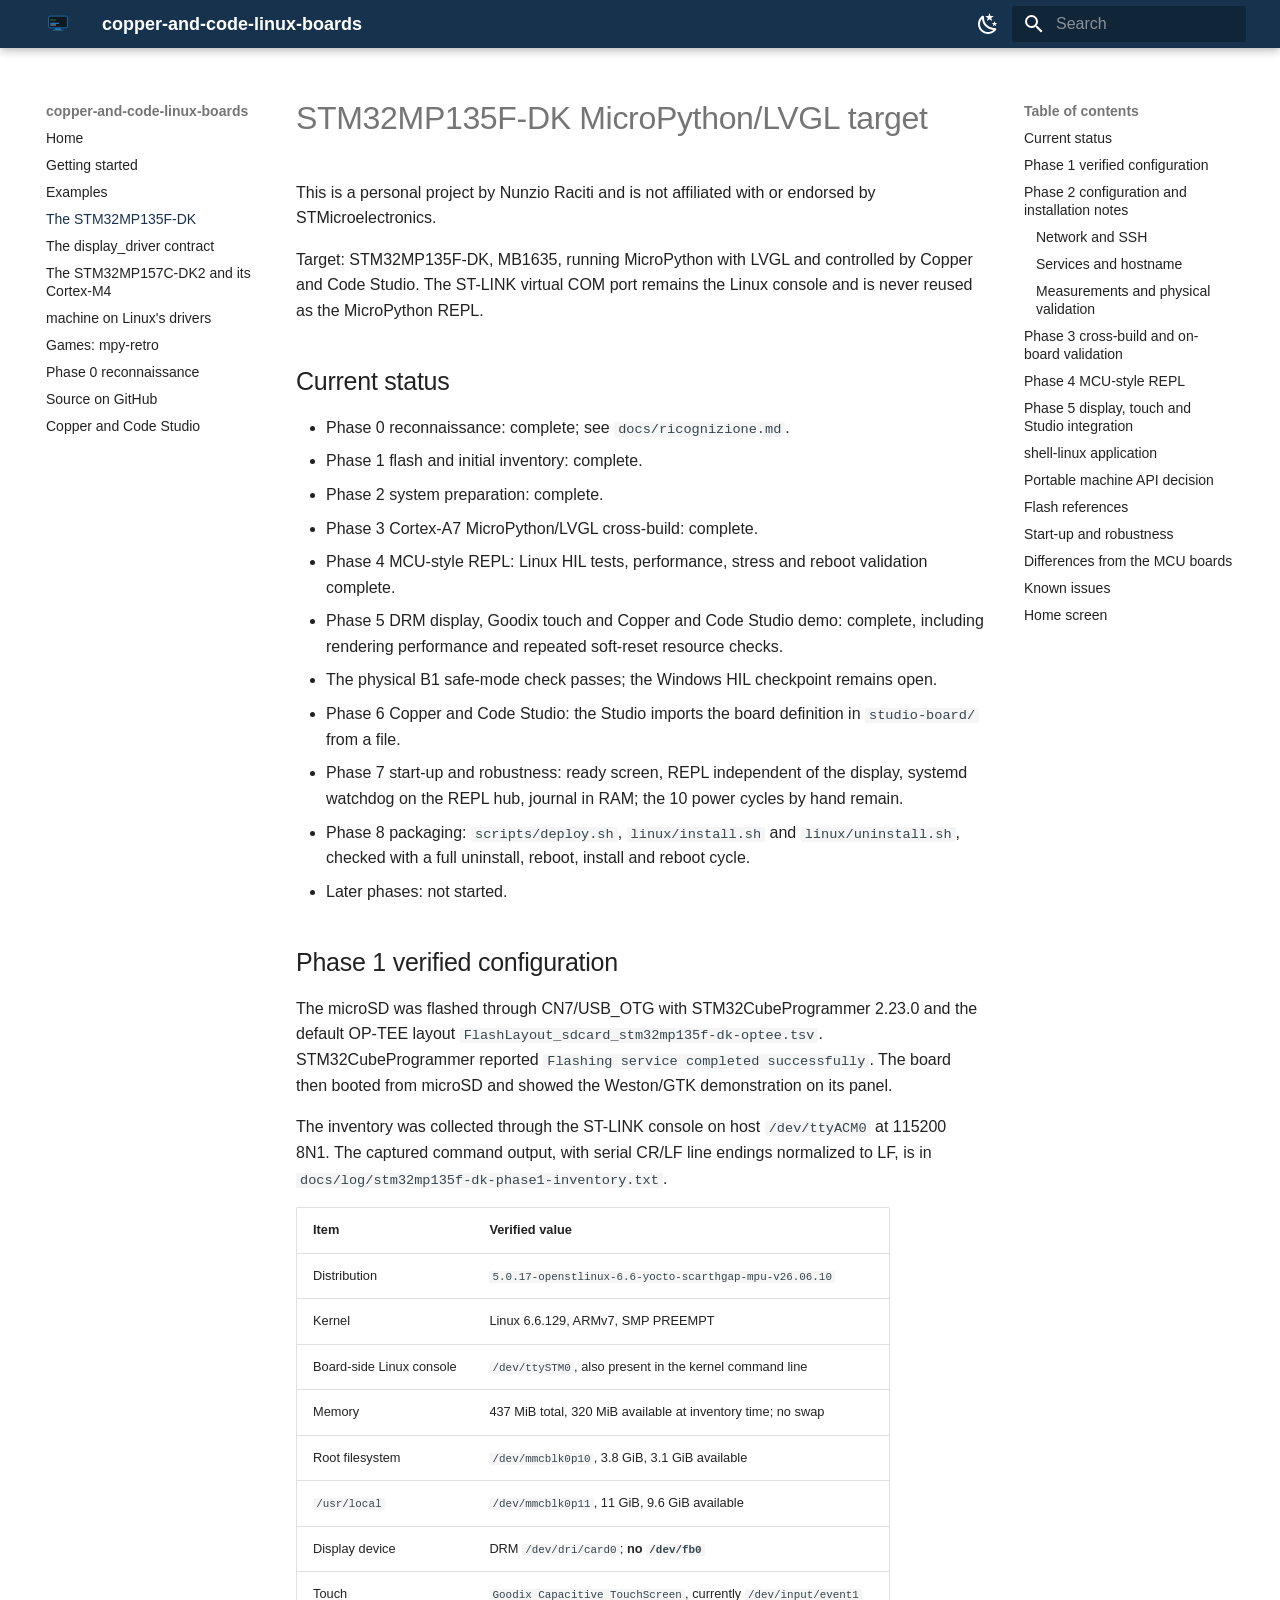
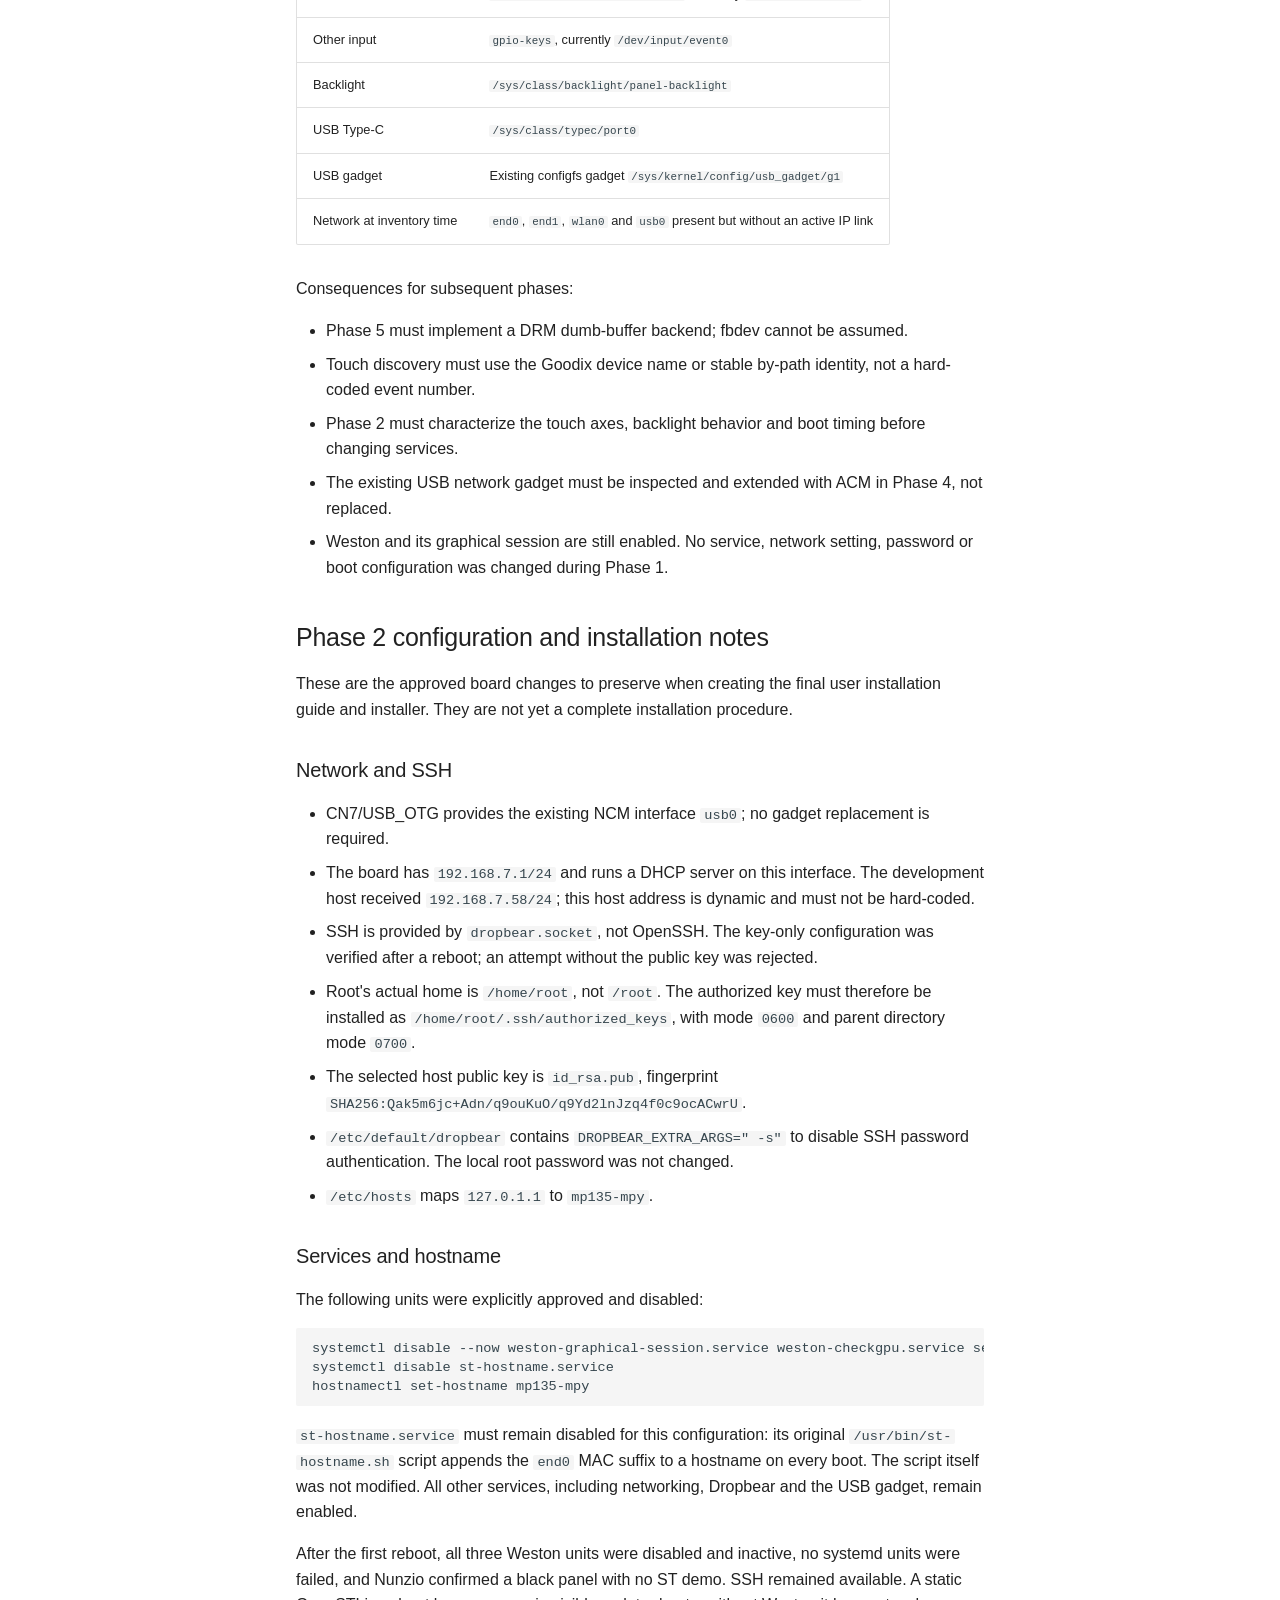
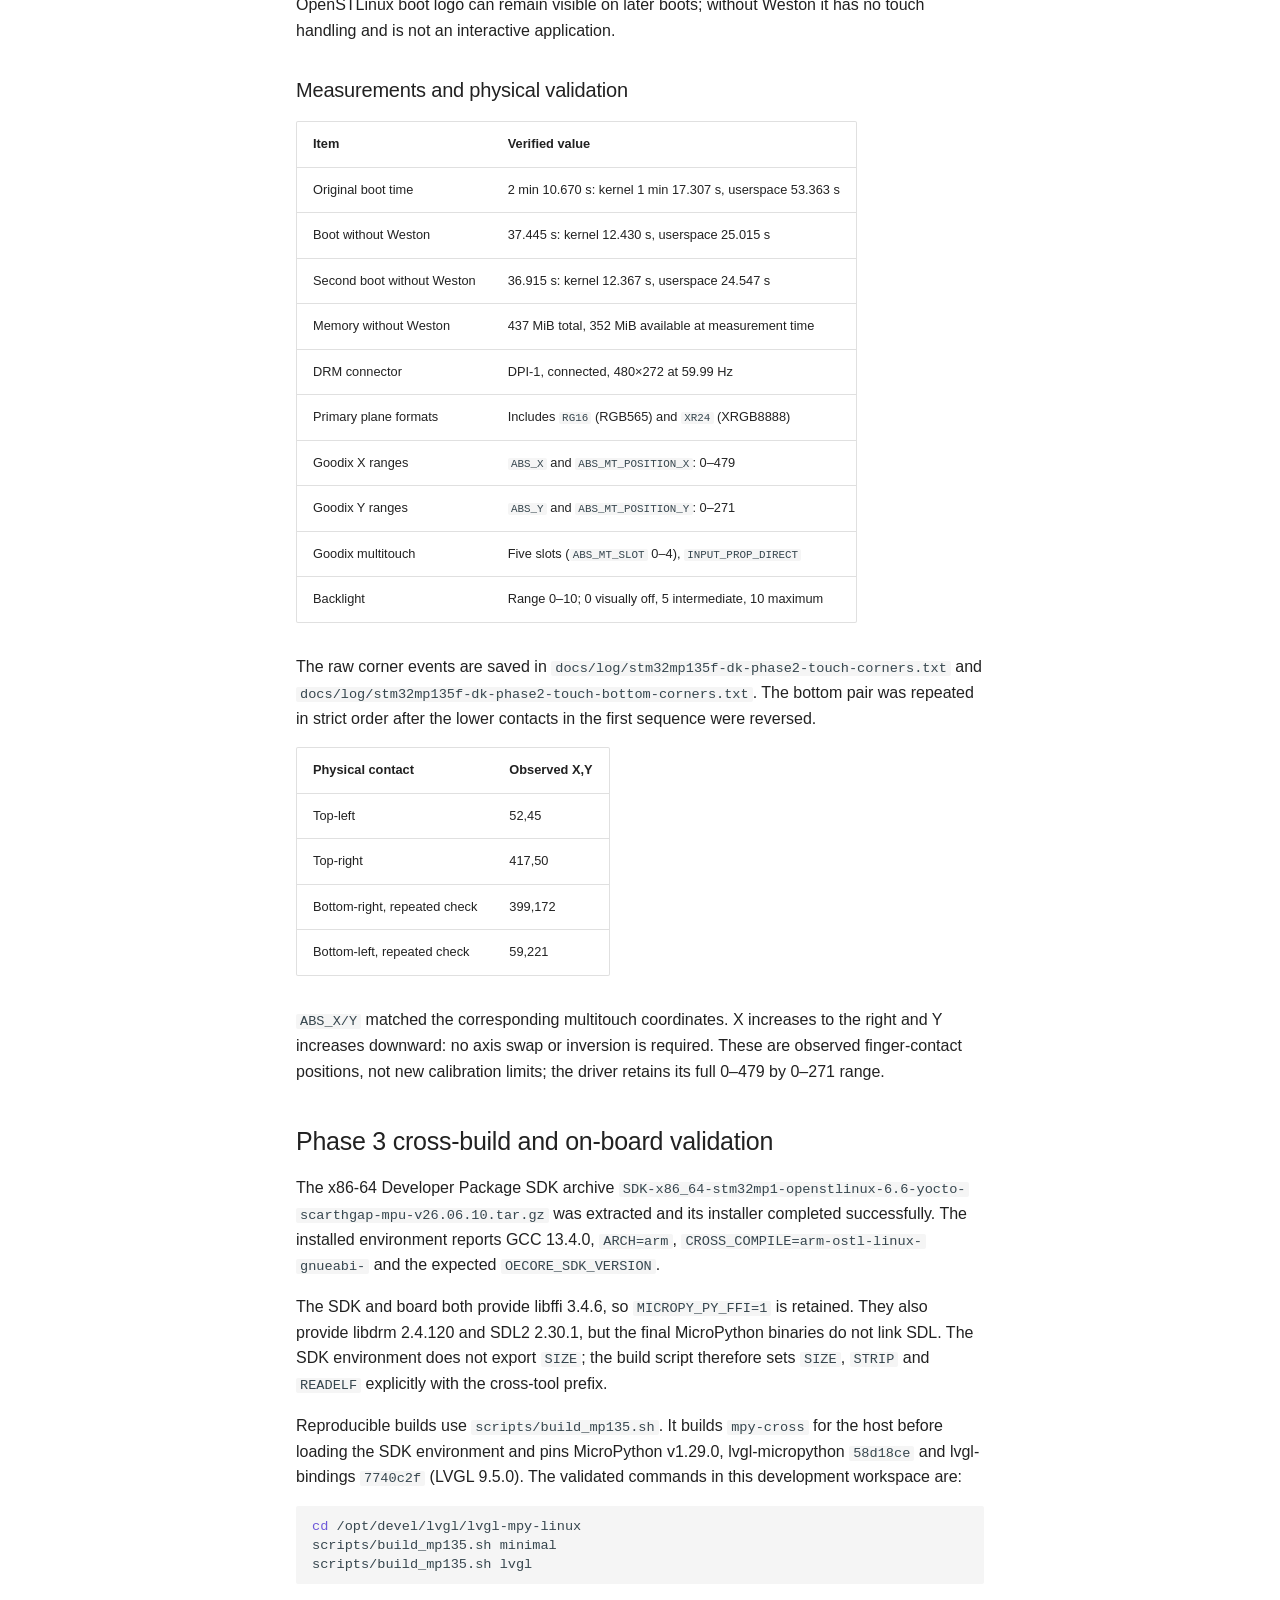
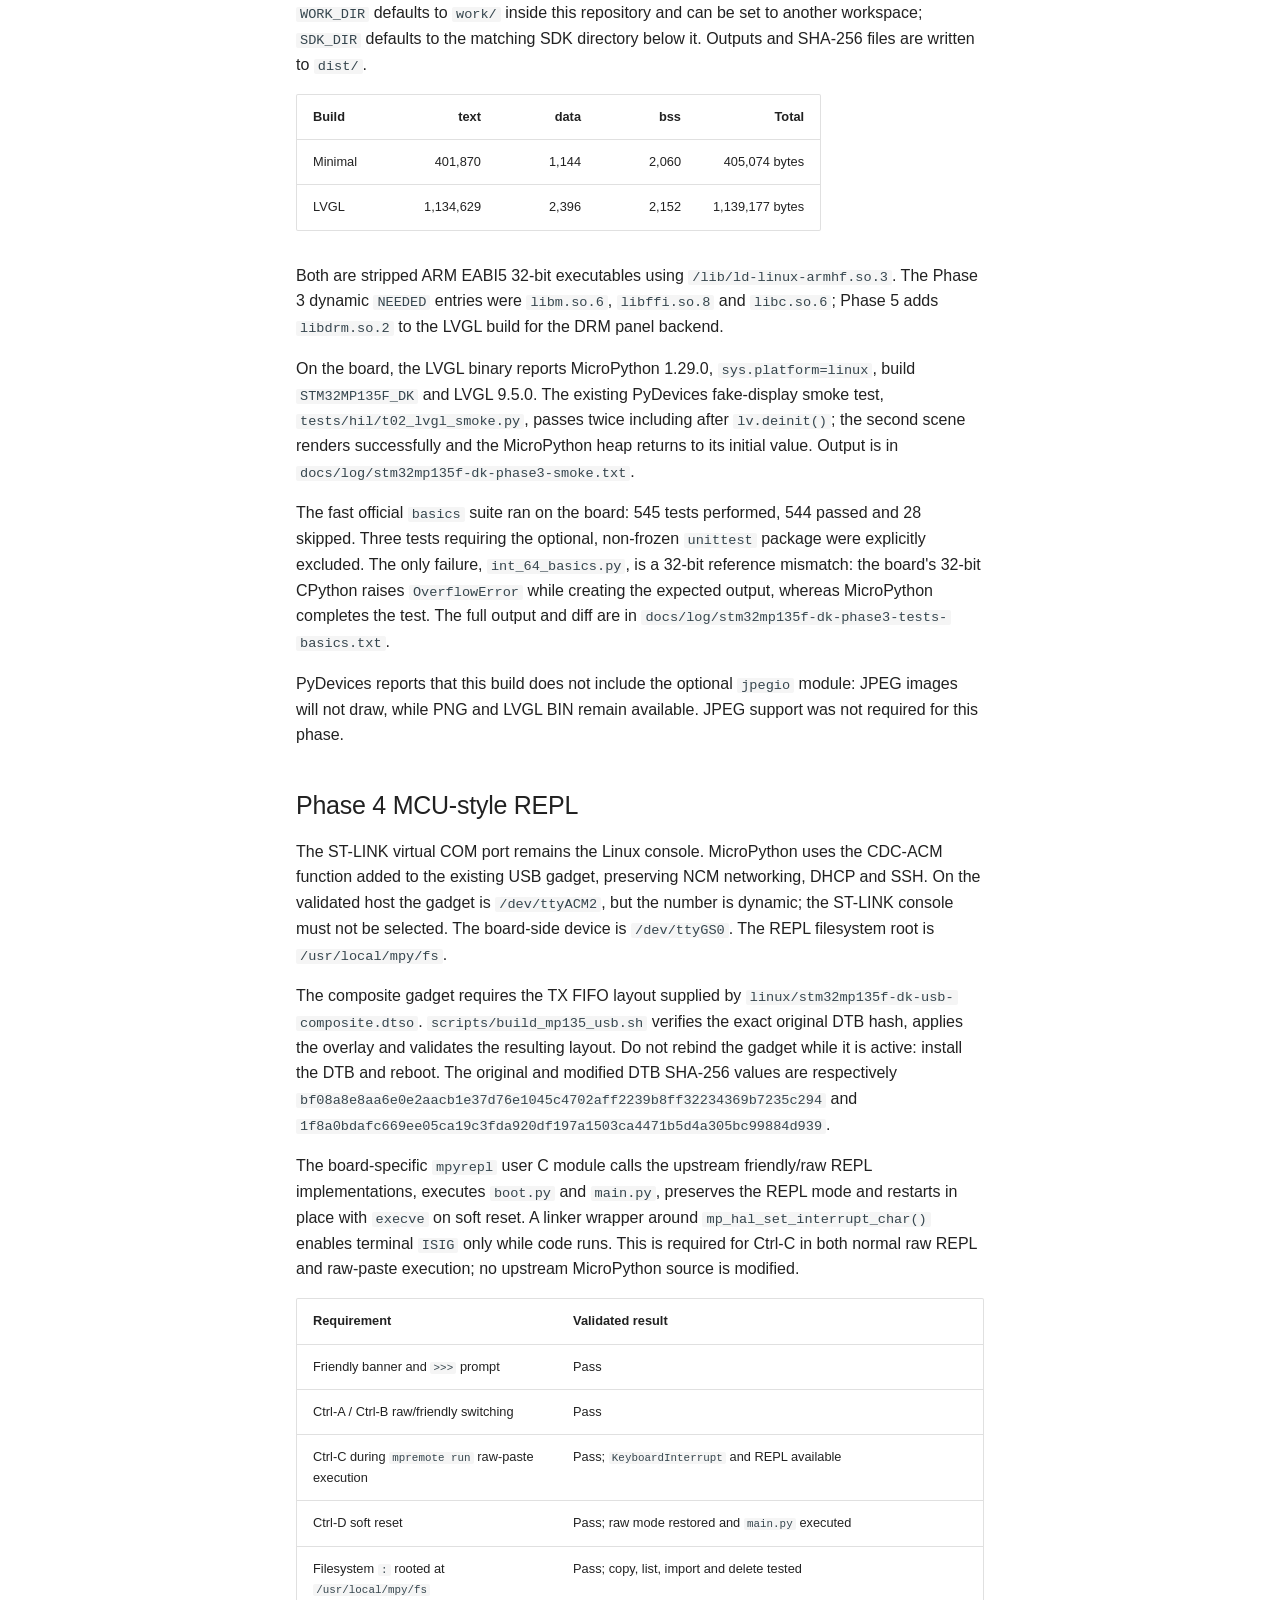
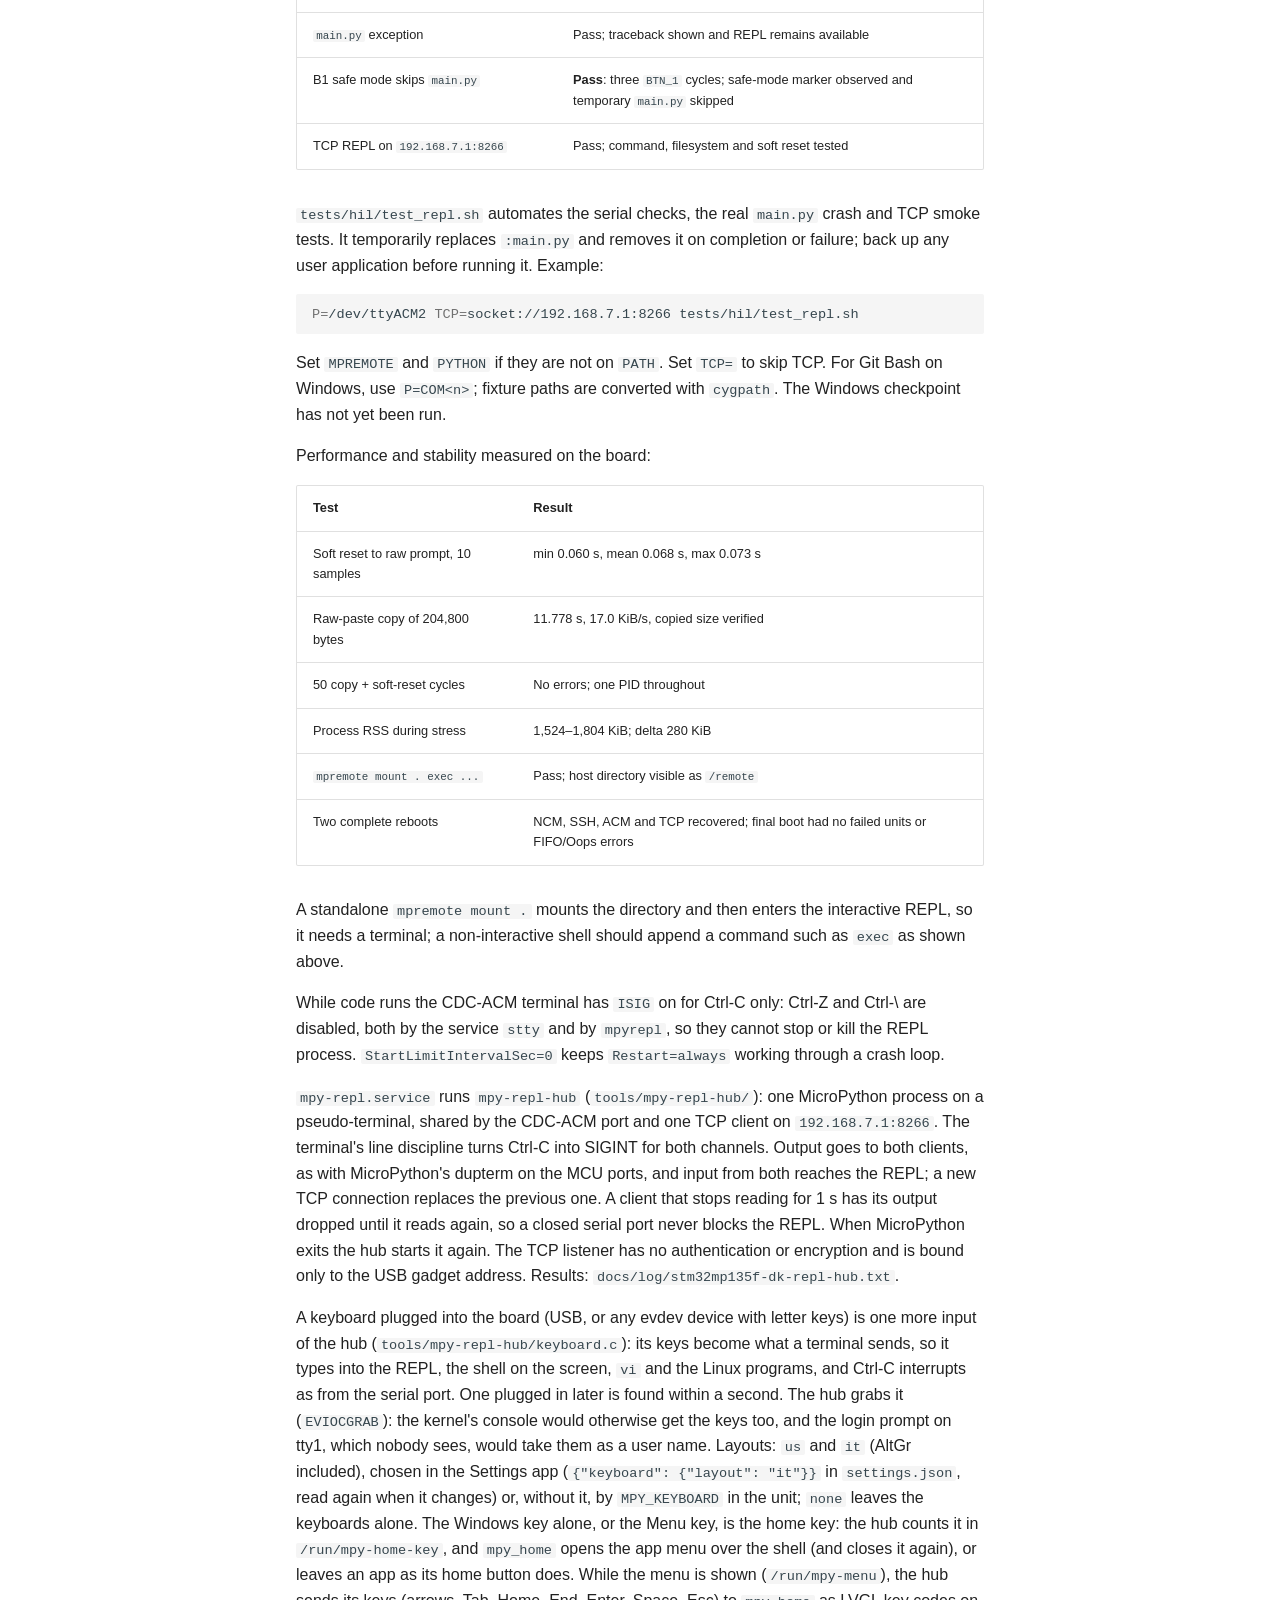
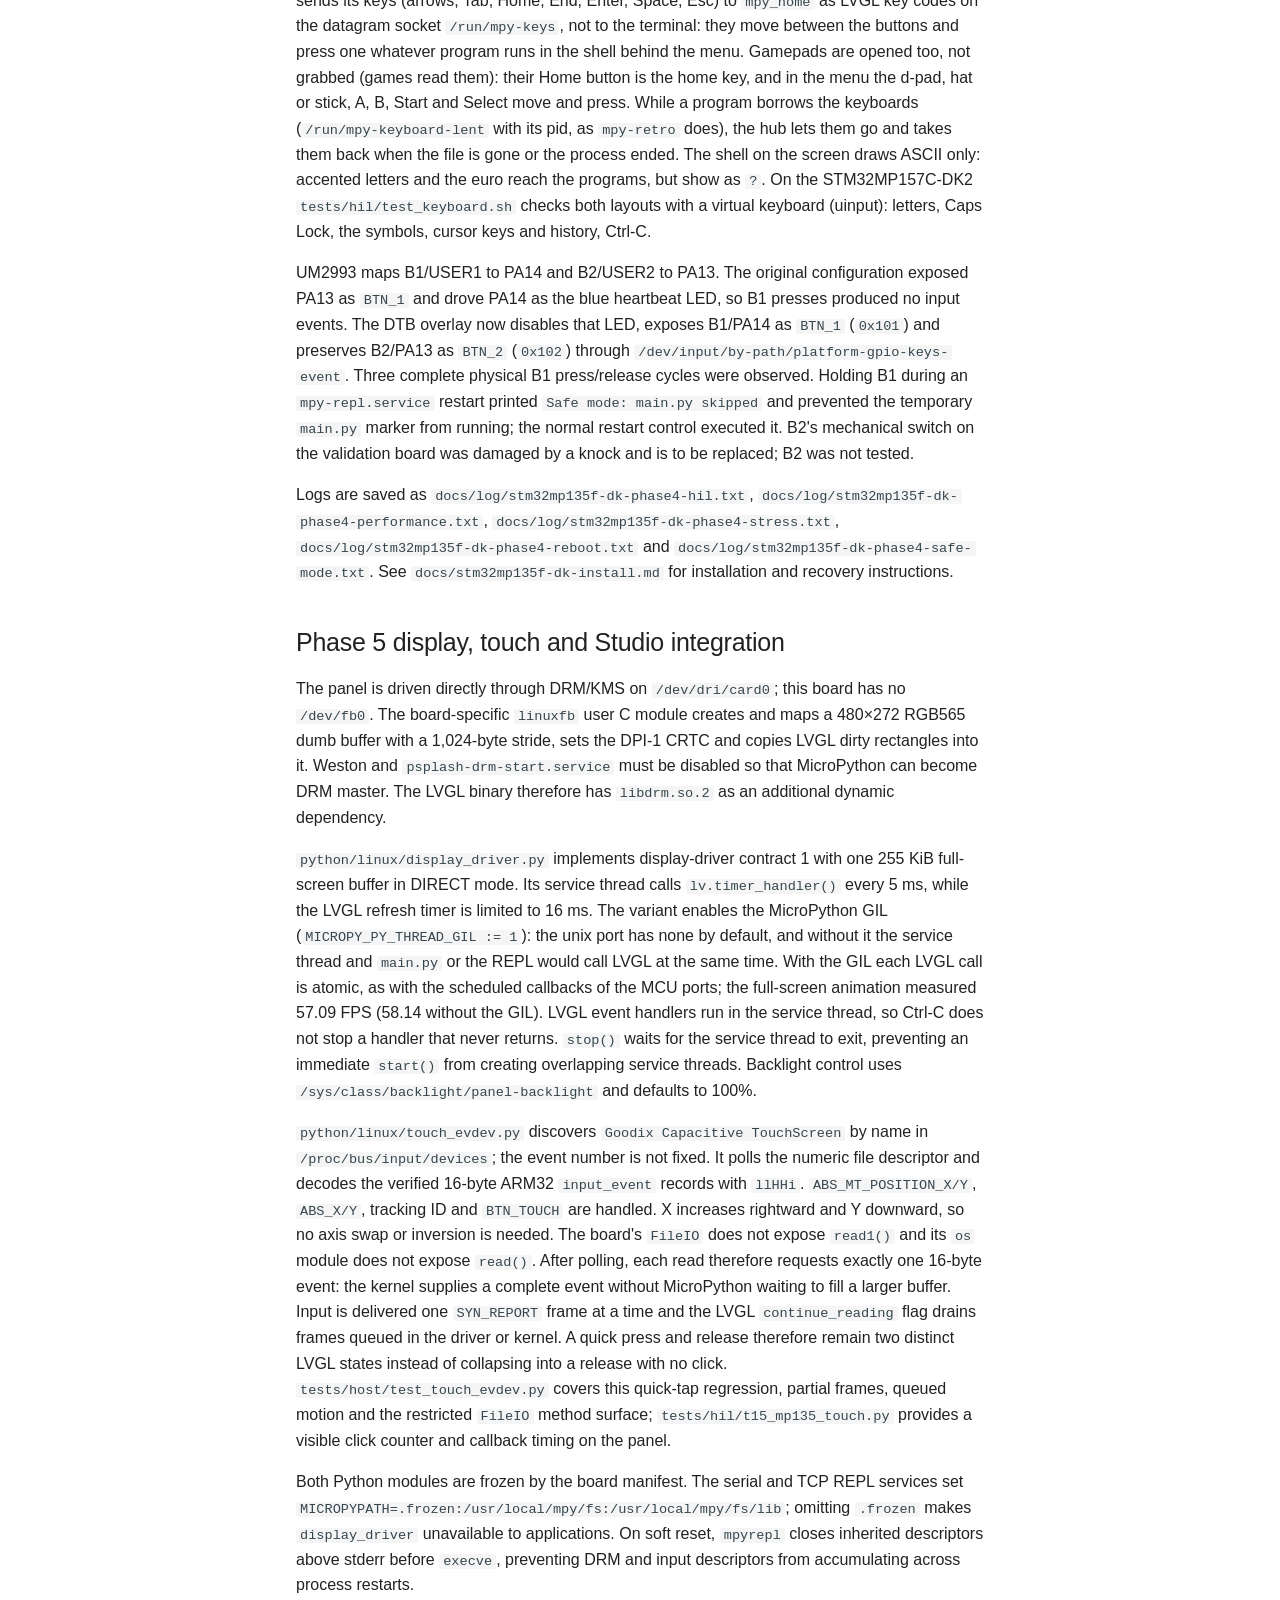
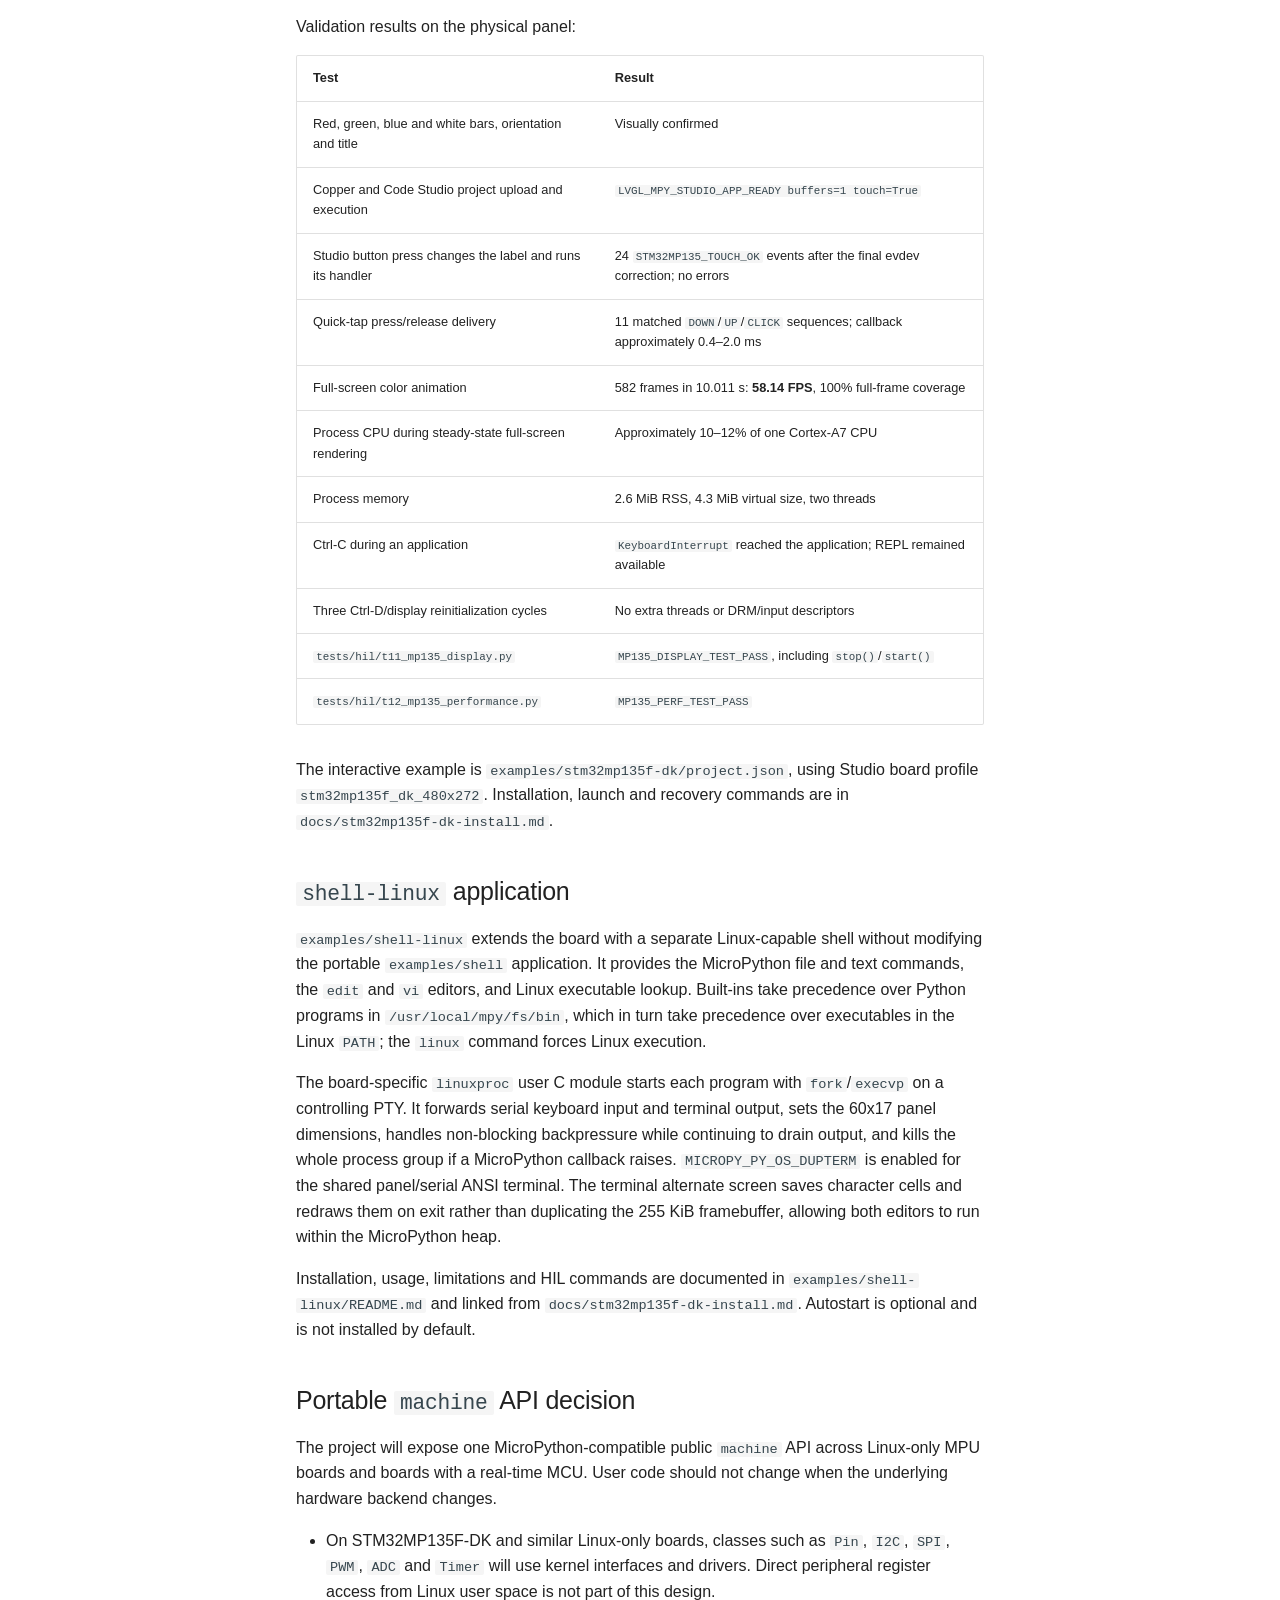
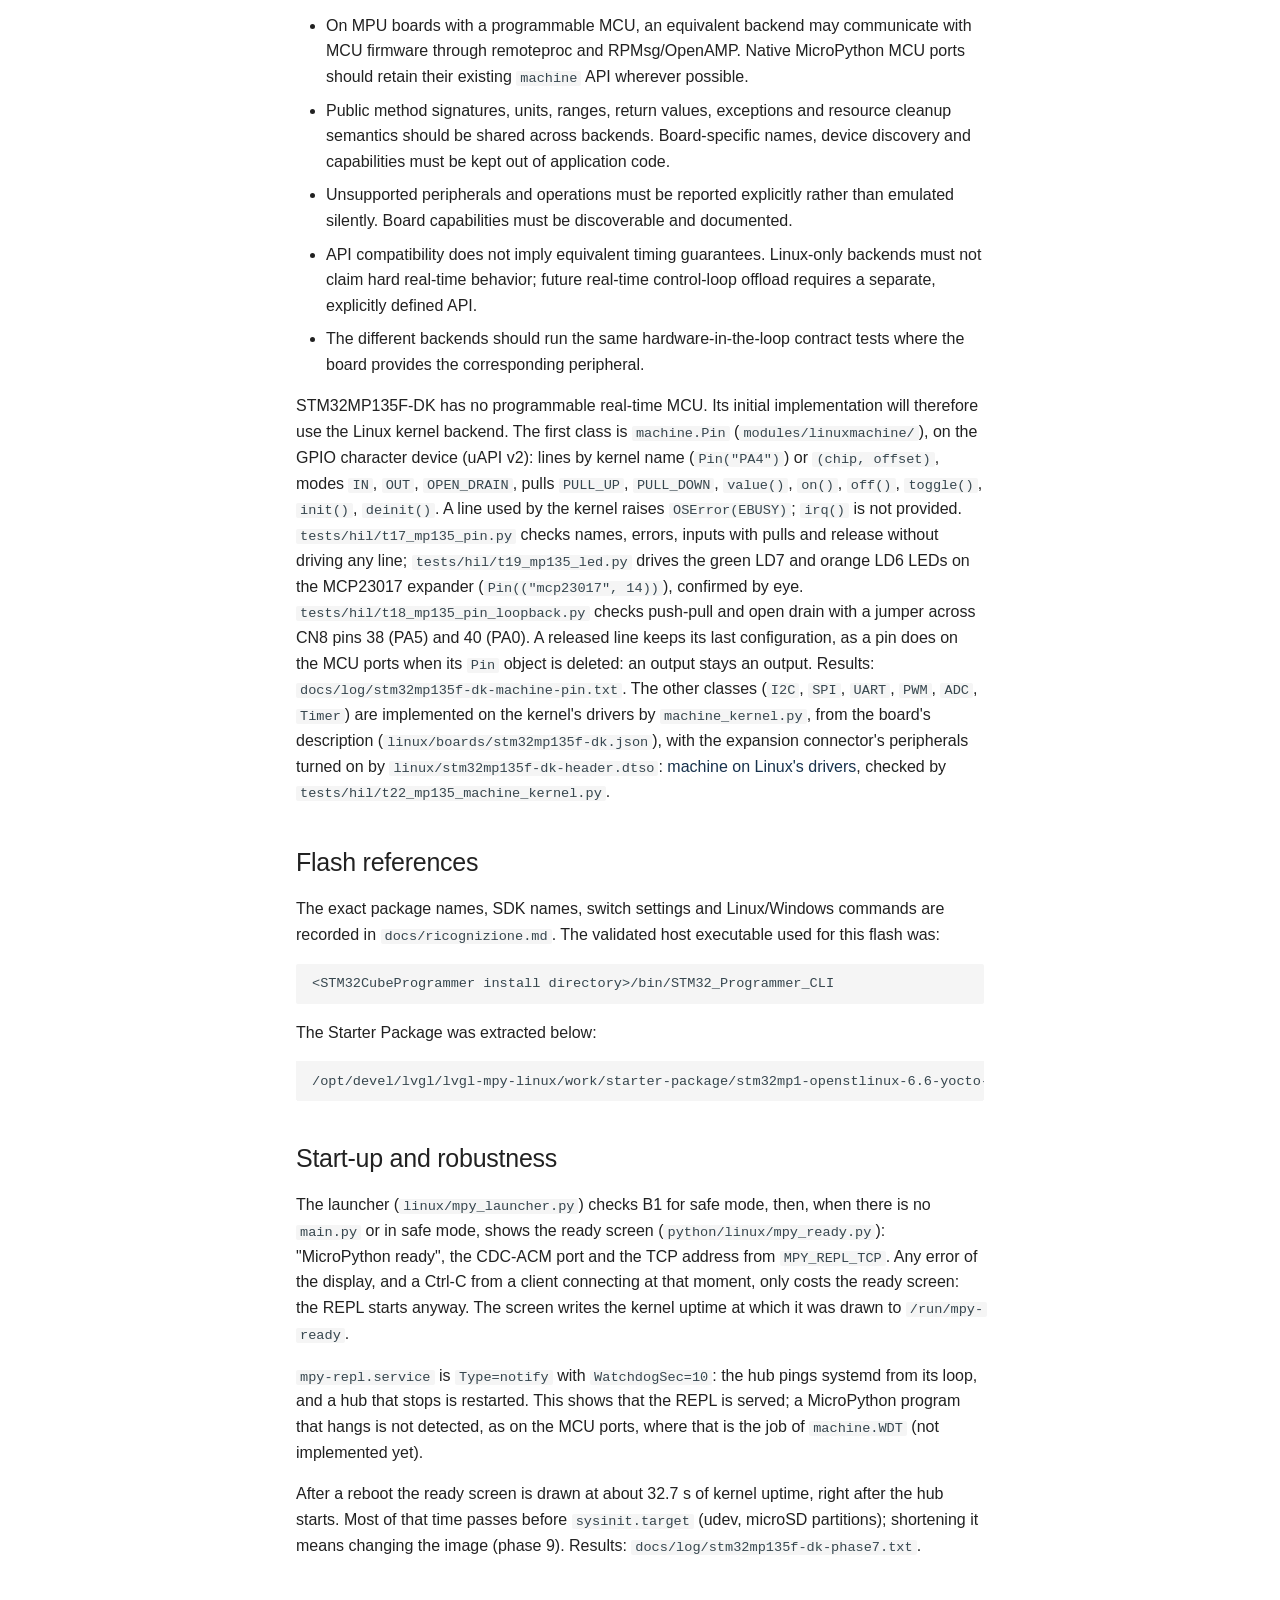
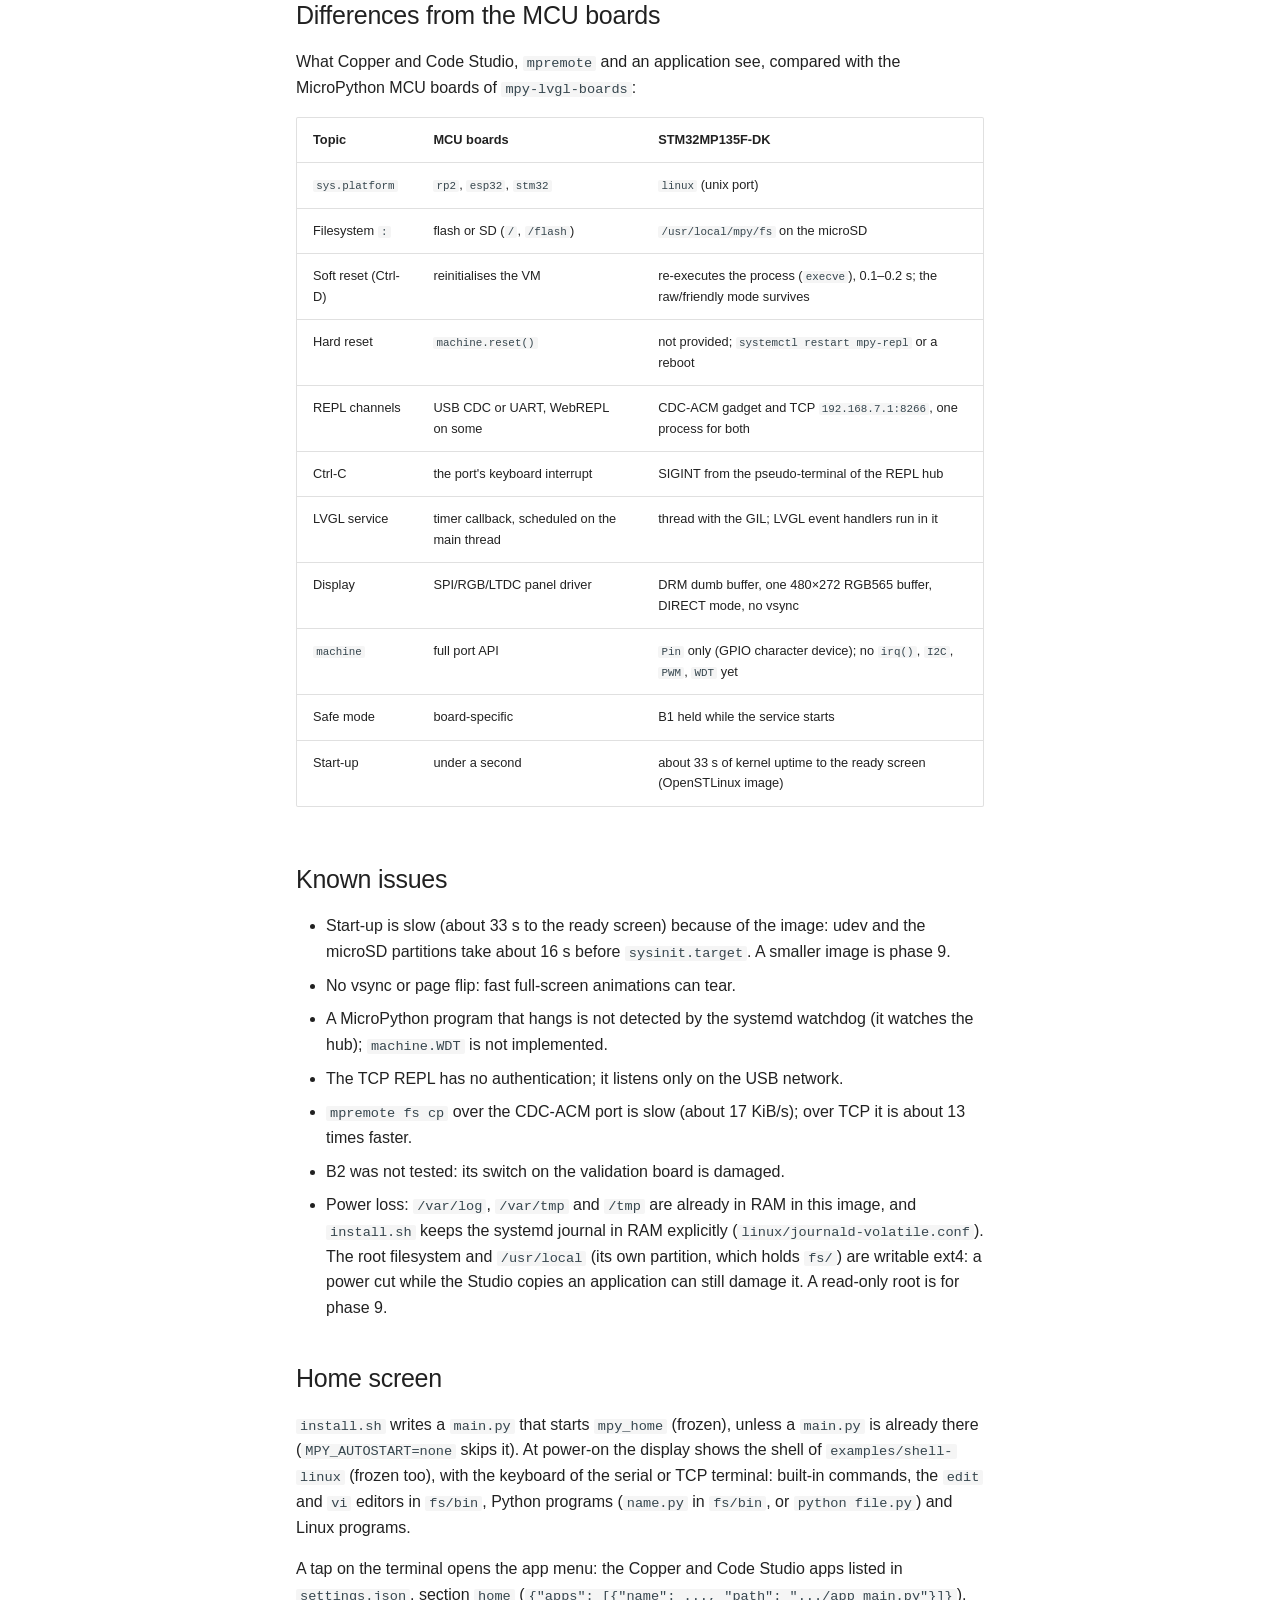
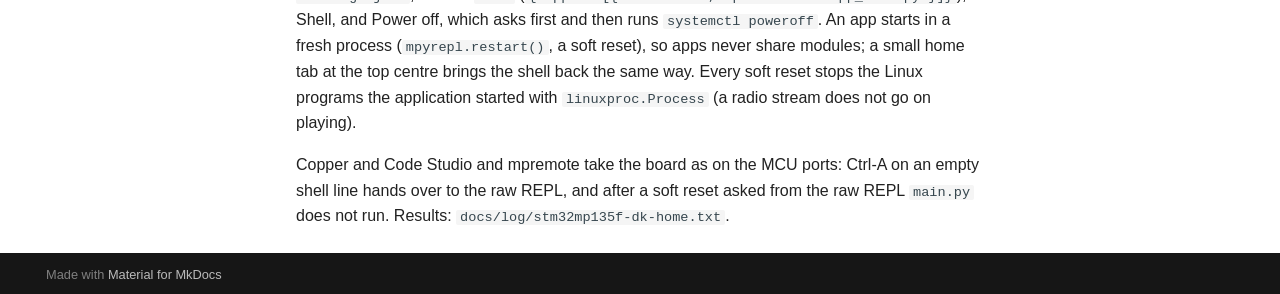
<file: stm32mp135f-dk/index.html>
<!doctype html>
<html lang="en" class="no-js">
  <head>
    
      <meta charset="utf-8">
      <meta name="viewport" content="width=device-width,initial-scale=1">
      
        <meta name="description" content="Turn a Linux board into a MicroPython board with a touch screen">
      
      
      
        <link rel="canonical" href="https://copper-and-code.github.io/copper-and-code-linux-boards/stm32mp135f-dk/">
      
      
        <link rel="prev" href="../examples/">
      
      
        <link rel="next" href="../display-driver/">
      
      
        
      
      
      <link rel="icon" href="../images/logo.svg">
      <meta name="generator" content="mkdocs-1.6.1, mkdocs-material-9.8.1">
    
    
      
        <title>The STM32MP135F-DK - copper-and-code-linux-boards</title>
      
    
    
      <link rel="stylesheet" href="../assets/stylesheets/main.57a0d79d.min.css">
      
        
        <link rel="stylesheet" href="../assets/stylesheets/palette.fb2fffe2.min.css">
      
      


    
    
      
    
    
      
    
    
      <link rel="stylesheet" href="../stylesheets/site.css">
    
    <script>__md_scope=new URL("..",location),__md_hash=e=>[...e].reduce(((e,_)=>(e<<5)-e+_.charCodeAt(0)),0),__md_get=(e,_=localStorage,t=__md_scope)=>JSON.parse(_.getItem(t.pathname+"."+e)),__md_set=(e,_,t=localStorage,a=__md_scope)=>{try{t.setItem(a.pathname+"."+e,JSON.stringify(_))}catch(e){}}</script>
    
      

    
    
  </head>
  
  
    
    
      
    
    
    
    
    <body dir="ltr" data-md-color-scheme="default" data-md-color-primary="custom" data-md-color-accent="custom">
  
    
    <input class="md-toggle" data-md-toggle="drawer" type="checkbox" id="__drawer" autocomplete="off">
    <input class="md-toggle" data-md-toggle="search" type="checkbox" id="__search" autocomplete="off">
    <label class="md-overlay" for="__drawer"></label>
    <div data-md-component="skip">
      
        
        <a href="#stm32mp135f-dk-micropythonlvgl-target" class="md-skip">
          Skip to content
        </a>
      
    </div>
    <div data-md-component="announce">
      
    </div>
    
    
      

  

<header class="md-header md-header--shadow" data-md-component="header">
  <nav class="md-header__inner md-grid" aria-label="Header">
    <a href=".." title="copper-and-code-linux-boards" class="md-header__button md-logo" aria-label="copper-and-code-linux-boards" data-md-component="logo">
      
  <img src="../images/logo.svg" alt="logo">

    </a>
    <label class="md-header__button md-icon" for="__drawer">
      
      <svg xmlns="http://www.w3.org/2000/svg" viewBox="0 0 24 24"><path d="M3 6h18v2H3zm0 5h18v2H3zm0 5h18v2H3z"/></svg>
    </label>
    <div class="md-header__title" data-md-component="header-title">
      <div class="md-header__ellipsis">
        <div class="md-header__topic">
          <span class="md-ellipsis">
            copper-and-code-linux-boards
          </span>
        </div>
        <div class="md-header__topic" data-md-component="header-topic">
          <span class="md-ellipsis">
            
              The STM32MP135F-DK
            
          </span>
        </div>
      </div>
    </div>
    
      
        <form class="md-header__option" data-md-component="palette">
  
    
    
    
    <input class="md-option" data-md-color-media="(prefers-color-scheme: light)" data-md-color-scheme="default" data-md-color-primary="custom" data-md-color-accent="custom"  aria-label="Switch to dark mode"  type="radio" name="__palette" id="__palette_0">
    
      <label class="md-header__button md-icon" title="Switch to dark mode" for="__palette_1" hidden>
        <svg xmlns="http://www.w3.org/2000/svg" viewBox="0 0 24 24"><path d="m17.75 4.09-2.53 1.94.91 3.06-2.63-1.81-2.63 1.81.91-3.06-2.53-1.94L12.44 4l1.06-3 1.06 3zm3.5 6.91-1.64 1.25.59 1.98-1.7-1.17-1.7 1.17.59-1.98L15.75 11l2.06-.05L18.5 9l.69 1.95zm-2.28 4.95c.83-.08 1.72 1.1 1.19 1.85-.32.45-.66.87-1.08 1.27C15.17 23 8.84 23 4.94 19.07c-3.91-3.9-3.91-10.24 0-14.14.4-.4.82-.76 1.27-1.08.75-.53 1.93.36 1.85 1.19-.27 2.86.69 5.83 2.89 8.02a9.96 9.96 0 0 0 8.02 2.89m-1.64 2.02a12.08 12.08 0 0 1-7.8-3.47c-2.17-2.19-3.33-5-3.49-7.82-2.81 3.14-2.7 7.96.31 10.98 3.02 3.01 7.84 3.12 10.98.31"/></svg>
      </label>
    
  
    
    
    
    <input class="md-option" data-md-color-media="(prefers-color-scheme: dark)" data-md-color-scheme="slate" data-md-color-primary="custom" data-md-color-accent="custom"  aria-label="Switch to light mode"  type="radio" name="__palette" id="__palette_1">
    
      <label class="md-header__button md-icon" title="Switch to light mode" for="__palette_0" hidden>
        <svg xmlns="http://www.w3.org/2000/svg" viewBox="0 0 24 24"><path d="M12 7a5 5 0 0 1 5 5 5 5 0 0 1-5 5 5 5 0 0 1-5-5 5 5 0 0 1 5-5m0 2a3 3 0 0 0-3 3 3 3 0 0 0 3 3 3 3 0 0 0 3-3 3 3 0 0 0-3-3m0-7 2.39 3.42C13.65 5.15 12.84 5 12 5s-1.65.15-2.39.42zM3.34 7l4.16-.35A7.2 7.2 0 0 0 5.94 8.5c-.44.74-.69 1.5-.83 2.29zm.02 10 1.76-3.77a7.131 7.131 0 0 0 2.38 4.14zM20.65 7l-1.77 3.79a7.02 7.02 0 0 0-2.38-4.15zm-.01 10-4.14.36c.59-.51 1.12-1.14 1.54-1.86.42-.73.69-1.5.83-2.29zM12 22l-2.41-3.44c.74.27 1.55.44 2.41.44.82 0 1.63-.17 2.37-.44z"/></svg>
      </label>
    
  
</form>
      
    
    
      <script>var palette=__md_get("__palette");if(palette&&palette.color){if("(prefers-color-scheme)"===palette.color.media){var media=matchMedia("(prefers-color-scheme: light)"),input=document.querySelector(media.matches?"[data-md-color-media='(prefers-color-scheme: light)']":"[data-md-color-media='(prefers-color-scheme: dark)']");palette.color.media=input.getAttribute("data-md-color-media"),palette.color.scheme=input.getAttribute("data-md-color-scheme"),palette.color.primary=input.getAttribute("data-md-color-primary"),palette.color.accent=input.getAttribute("data-md-color-accent")}for(var[key,value]of Object.entries(palette.color))document.body.setAttribute("data-md-color-"+key,value)}</script>
    
    
    
      
      
        <label class="md-header__button md-icon" for="__search">
          
          <svg xmlns="http://www.w3.org/2000/svg" viewBox="0 0 24 24"><path d="M9.5 3A6.5 6.5 0 0 1 16 9.5c0 1.61-.59 3.09-1.56 4.23l.27.27h.79l5 5-1.5 1.5-5-5v-.79l-.27-.27A6.52 6.52 0 0 1 9.5 16 6.5 6.5 0 0 1 3 9.5 6.5 6.5 0 0 1 9.5 3m0 2C7 5 5 7 5 9.5S7 14 9.5 14 14 12 14 9.5 12 5 9.5 5"/></svg>
        </label>
        <div class="md-search" data-md-component="search" role="dialog">
  <label class="md-search__overlay" for="__search"></label>
  <div class="md-search__inner" role="search">
    <form class="md-search__form" name="search">
      <input type="text" class="md-search__input" name="query" aria-label="Search" placeholder="Search" autocapitalize="off" autocorrect="off" autocomplete="off" spellcheck="false" data-md-component="search-query" required>
      <label class="md-search__icon md-icon" for="__search">
        
        <svg xmlns="http://www.w3.org/2000/svg" viewBox="0 0 24 24"><path d="M9.5 3A6.5 6.5 0 0 1 16 9.5c0 1.61-.59 3.09-1.56 4.23l.27.27h.79l5 5-1.5 1.5-5-5v-.79l-.27-.27A6.52 6.52 0 0 1 9.5 16 6.5 6.5 0 0 1 3 9.5 6.5 6.5 0 0 1 9.5 3m0 2C7 5 5 7 5 9.5S7 14 9.5 14 14 12 14 9.5 12 5 9.5 5"/></svg>
        
        <svg xmlns="http://www.w3.org/2000/svg" viewBox="0 0 24 24"><path d="M20 11v2H8l5.5 5.5-1.42 1.42L4.16 12l7.92-7.92L13.5 5.5 8 11z"/></svg>
      </label>
      <nav class="md-search__options" aria-label="Search">
        
          <a href="javascript:void(0)" class="md-search__icon md-icon" title="Share" aria-label="Share" data-clipboard data-clipboard-text="" data-md-component="search-share" tabindex="-1">
            
            <svg xmlns="http://www.w3.org/2000/svg" viewBox="0 0 24 24"><path d="M18 16.08c-.76 0-1.44.3-1.96.77L8.91 12.7c.05-.23.09-.46.09-.7s-.04-.47-.09-.7l7.05-4.11c.54.5 1.25.81 2.04.81a3 3 0 0 0 3-3 3 3 0 0 0-3-3 3 3 0 0 0-3 3c0 .24.04.47.09.7L8.04 9.81C7.5 9.31 6.79 9 6 9a3 3 0 0 0-3 3 3 3 0 0 0 3 3c.79 0 1.5-.31 2.04-.81l7.12 4.15c-.05.21-.08.43-.08.66 0 1.61 1.31 2.91 2.92 2.91s2.92-1.3 2.92-2.91A2.92 2.92 0 0 0 18 16.08"/></svg>
          </a>
        
        <button type="reset" class="md-search__icon md-icon" title="Clear" aria-label="Clear" tabindex="-1">
          
          <svg xmlns="http://www.w3.org/2000/svg" viewBox="0 0 24 24"><path d="M19 6.41 17.59 5 12 10.59 6.41 5 5 6.41 10.59 12 5 17.59 6.41 19 12 13.41 17.59 19 19 17.59 13.41 12z"/></svg>
        </button>
      </nav>
      
    </form>
    <div class="md-search__output">
      <div class="md-search__scrollwrap" tabindex="0" data-md-scrollfix>
        <div class="md-search-result" data-md-component="search-result">
          <div class="md-search-result__meta">
            Initializing search
          </div>
          <ol class="md-search-result__list" role="presentation"></ol>
        </div>
      </div>
    </div>
  </div>
</div>
      
    
    
  </nav>
  
</header>
    
    <div class="md-container" data-md-component="container">
      
      
        
          
        
      
      <main class="md-main" data-md-component="main">
        <div class="md-main__inner md-grid">
          
            
              
              <div class="md-sidebar md-sidebar--primary" data-md-component="sidebar" data-md-type="navigation" >
                <div class="md-sidebar__scrollwrap">
                  <div class="md-sidebar__inner">
                    



<nav class="md-nav md-nav--primary" aria-label="Navigation" data-md-level="0">
  <label class="md-nav__title" for="__drawer">
    <a href=".." title="copper-and-code-linux-boards" class="md-nav__button md-logo" aria-label="copper-and-code-linux-boards" data-md-component="logo">
      
  <img src="../images/logo.svg" alt="logo">

    </a>
    copper-and-code-linux-boards
  </label>
  
  <ul class="md-nav__list" data-md-scrollfix>
    
      
      
  
  
  
  
    <li class="md-nav__item">
      <a href=".." class="md-nav__link">
        
  
  
  <span class="md-ellipsis">
    
  
    Home
  

    
  </span>
  
  

      </a>
    </li>
  

    
      
      
  
  
  
  
    <li class="md-nav__item">
      <a href="../stm32mp135f-dk-install/" class="md-nav__link">
        
  
  
  <span class="md-ellipsis">
    
  
    Getting started
  

    
  </span>
  
  

      </a>
    </li>
  

    
      
      
  
  
  
  
    <li class="md-nav__item">
      <a href="../examples/" class="md-nav__link">
        
  
  
  <span class="md-ellipsis">
    
  
    Examples
  

    
  </span>
  
  

      </a>
    </li>
  

    
      
      
  
  
    
  
  
  
    <li class="md-nav__item md-nav__item--active">
      
      <input class="md-nav__toggle md-toggle" type="checkbox" id="__toc">
      
      
        
      
      
        <label class="md-nav__link md-nav__link--active" for="__toc">
          
  
  
  <span class="md-ellipsis">
    
  
    The STM32MP135F-DK
  

    
  </span>
  
  

          <span class="md-nav__icon md-icon"></span>
        </label>
      
      <a href="./" class="md-nav__link md-nav__link--active">
        
  
  
  <span class="md-ellipsis">
    
  
    The STM32MP135F-DK
  

    
  </span>
  
  

      </a>
      
        

<nav class="md-nav md-nav--secondary" aria-label="Table of contents">
  
  
  
    
  
  
    <label class="md-nav__title" for="__toc">
      <span class="md-nav__icon md-icon"></span>
      Table of contents
    </label>
    <ul class="md-nav__list" data-md-component="toc" data-md-scrollfix>
      
        <li class="md-nav__item">
  <a href="#current-status" class="md-nav__link">
    <span class="md-ellipsis">
      
        Current status
      
    </span>
  </a>
  
</li>
      
        <li class="md-nav__item">
  <a href="#phase-1-verified-configuration" class="md-nav__link">
    <span class="md-ellipsis">
      
        Phase 1 verified configuration
      
    </span>
  </a>
  
</li>
      
        <li class="md-nav__item">
  <a href="#phase-2-configuration-and-installation-notes" class="md-nav__link">
    <span class="md-ellipsis">
      
        Phase 2 configuration and installation notes
      
    </span>
  </a>
  
    <nav class="md-nav" aria-label="Phase 2 configuration and installation notes">
      <ul class="md-nav__list">
        
          <li class="md-nav__item">
  <a href="#network-and-ssh" class="md-nav__link">
    <span class="md-ellipsis">
      
        Network and SSH
      
    </span>
  </a>
  
</li>
        
          <li class="md-nav__item">
  <a href="#services-and-hostname" class="md-nav__link">
    <span class="md-ellipsis">
      
        Services and hostname
      
    </span>
  </a>
  
</li>
        
          <li class="md-nav__item">
  <a href="#measurements-and-physical-validation" class="md-nav__link">
    <span class="md-ellipsis">
      
        Measurements and physical validation
      
    </span>
  </a>
  
</li>
        
      </ul>
    </nav>
  
</li>
      
        <li class="md-nav__item">
  <a href="#phase-3-cross-build-and-on-board-validation" class="md-nav__link">
    <span class="md-ellipsis">
      
        Phase 3 cross-build and on-board validation
      
    </span>
  </a>
  
</li>
      
        <li class="md-nav__item">
  <a href="#phase-4-mcu-style-repl" class="md-nav__link">
    <span class="md-ellipsis">
      
        Phase 4 MCU-style REPL
      
    </span>
  </a>
  
</li>
      
        <li class="md-nav__item">
  <a href="#phase-5-display-touch-and-studio-integration" class="md-nav__link">
    <span class="md-ellipsis">
      
        Phase 5 display, touch and Studio integration
      
    </span>
  </a>
  
</li>
      
        <li class="md-nav__item">
  <a href="#shell-linux-application" class="md-nav__link">
    <span class="md-ellipsis">
      
        shell-linux application
      
    </span>
  </a>
  
</li>
      
        <li class="md-nav__item">
  <a href="#portable-machine-api-decision" class="md-nav__link">
    <span class="md-ellipsis">
      
        Portable machine API decision
      
    </span>
  </a>
  
</li>
      
        <li class="md-nav__item">
  <a href="#flash-references" class="md-nav__link">
    <span class="md-ellipsis">
      
        Flash references
      
    </span>
  </a>
  
</li>
      
        <li class="md-nav__item">
  <a href="#start-up-and-robustness" class="md-nav__link">
    <span class="md-ellipsis">
      
        Start-up and robustness
      
    </span>
  </a>
  
</li>
      
        <li class="md-nav__item">
  <a href="#differences-from-the-mcu-boards" class="md-nav__link">
    <span class="md-ellipsis">
      
        Differences from the MCU boards
      
    </span>
  </a>
  
</li>
      
        <li class="md-nav__item">
  <a href="#known-issues" class="md-nav__link">
    <span class="md-ellipsis">
      
        Known issues
      
    </span>
  </a>
  
</li>
      
        <li class="md-nav__item">
  <a href="#home-screen" class="md-nav__link">
    <span class="md-ellipsis">
      
        Home screen
      
    </span>
  </a>
  
</li>
      
    </ul>
  
</nav>
      
    </li>
  

    
      
      
  
  
  
  
    <li class="md-nav__item">
      <a href="../display-driver/" class="md-nav__link">
        
  
  
  <span class="md-ellipsis">
    
  
    The display_driver contract
  

    
  </span>
  
  

      </a>
    </li>
  

    
      
      
  
  
  
  
    <li class="md-nav__item">
      <a href="../stm32mp157c-dk2/" class="md-nav__link">
        
  
  
  <span class="md-ellipsis">
    
  
    The STM32MP157C-DK2 and its Cortex-M4
  

    
  </span>
  
  

      </a>
    </li>
  

    
      
      
  
  
  
  
    <li class="md-nav__item">
      <a href="../machine-linux/" class="md-nav__link">
        
  
  
  <span class="md-ellipsis">
    
  
    machine on Linux's drivers
  

    
  </span>
  
  

      </a>
    </li>
  

    
      
      
  
  
  
  
    <li class="md-nav__item">
      <a href="../retro/" class="md-nav__link">
        
  
  
  <span class="md-ellipsis">
    
  
    Games: mpy-retro
  

    
  </span>
  
  

      </a>
    </li>
  

    
      
      
  
  
  
  
    <li class="md-nav__item">
      <a href="../ricognizione/" class="md-nav__link">
        
  
  
  <span class="md-ellipsis">
    
  
    Phase 0 reconnaissance
  

    
  </span>
  
  

      </a>
    </li>
  

    
      
      
  
  
  
  
    <li class="md-nav__item">
      <a href="https://github.com/Copper-And-Code/copper-and-code-linux-boards" class="md-nav__link">
        
  
  
  <span class="md-ellipsis">
    
  
    Source on GitHub
  

    
  </span>
  
  

      </a>
    </li>
  

    
      
      
  
  
  
  
    <li class="md-nav__item">
      <a href="https://copper-and-code.github.io/copper-and-code-studio/" class="md-nav__link">
        
  
  
  <span class="md-ellipsis">
    
  
    Copper and Code Studio
  

    
  </span>
  
  

      </a>
    </li>
  

    
  </ul>
</nav>
                  </div>
                </div>
              </div>
            
            
              
              <div class="md-sidebar md-sidebar--secondary" data-md-component="sidebar" data-md-type="toc" >
                <div class="md-sidebar__scrollwrap">
                  <div class="md-sidebar__inner">
                    

<nav class="md-nav md-nav--secondary" aria-label="Table of contents">
  
  
  
    
  
  
    <label class="md-nav__title" for="__toc">
      <span class="md-nav__icon md-icon"></span>
      Table of contents
    </label>
    <ul class="md-nav__list" data-md-component="toc" data-md-scrollfix>
      
        <li class="md-nav__item">
  <a href="#current-status" class="md-nav__link">
    <span class="md-ellipsis">
      
        Current status
      
    </span>
  </a>
  
</li>
      
        <li class="md-nav__item">
  <a href="#phase-1-verified-configuration" class="md-nav__link">
    <span class="md-ellipsis">
      
        Phase 1 verified configuration
      
    </span>
  </a>
  
</li>
      
        <li class="md-nav__item">
  <a href="#phase-2-configuration-and-installation-notes" class="md-nav__link">
    <span class="md-ellipsis">
      
        Phase 2 configuration and installation notes
      
    </span>
  </a>
  
    <nav class="md-nav" aria-label="Phase 2 configuration and installation notes">
      <ul class="md-nav__list">
        
          <li class="md-nav__item">
  <a href="#network-and-ssh" class="md-nav__link">
    <span class="md-ellipsis">
      
        Network and SSH
      
    </span>
  </a>
  
</li>
        
          <li class="md-nav__item">
  <a href="#services-and-hostname" class="md-nav__link">
    <span class="md-ellipsis">
      
        Services and hostname
      
    </span>
  </a>
  
</li>
        
          <li class="md-nav__item">
  <a href="#measurements-and-physical-validation" class="md-nav__link">
    <span class="md-ellipsis">
      
        Measurements and physical validation
      
    </span>
  </a>
  
</li>
        
      </ul>
    </nav>
  
</li>
      
        <li class="md-nav__item">
  <a href="#phase-3-cross-build-and-on-board-validation" class="md-nav__link">
    <span class="md-ellipsis">
      
        Phase 3 cross-build and on-board validation
      
    </span>
  </a>
  
</li>
      
        <li class="md-nav__item">
  <a href="#phase-4-mcu-style-repl" class="md-nav__link">
    <span class="md-ellipsis">
      
        Phase 4 MCU-style REPL
      
    </span>
  </a>
  
</li>
      
        <li class="md-nav__item">
  <a href="#phase-5-display-touch-and-studio-integration" class="md-nav__link">
    <span class="md-ellipsis">
      
        Phase 5 display, touch and Studio integration
      
    </span>
  </a>
  
</li>
      
        <li class="md-nav__item">
  <a href="#shell-linux-application" class="md-nav__link">
    <span class="md-ellipsis">
      
        shell-linux application
      
    </span>
  </a>
  
</li>
      
        <li class="md-nav__item">
  <a href="#portable-machine-api-decision" class="md-nav__link">
    <span class="md-ellipsis">
      
        Portable machine API decision
      
    </span>
  </a>
  
</li>
      
        <li class="md-nav__item">
  <a href="#flash-references" class="md-nav__link">
    <span class="md-ellipsis">
      
        Flash references
      
    </span>
  </a>
  
</li>
      
        <li class="md-nav__item">
  <a href="#start-up-and-robustness" class="md-nav__link">
    <span class="md-ellipsis">
      
        Start-up and robustness
      
    </span>
  </a>
  
</li>
      
        <li class="md-nav__item">
  <a href="#differences-from-the-mcu-boards" class="md-nav__link">
    <span class="md-ellipsis">
      
        Differences from the MCU boards
      
    </span>
  </a>
  
</li>
      
        <li class="md-nav__item">
  <a href="#known-issues" class="md-nav__link">
    <span class="md-ellipsis">
      
        Known issues
      
    </span>
  </a>
  
</li>
      
        <li class="md-nav__item">
  <a href="#home-screen" class="md-nav__link">
    <span class="md-ellipsis">
      
        Home screen
      
    </span>
  </a>
  
</li>
      
    </ul>
  
</nav>
                  </div>
                </div>
              </div>
            
          
          
            <div class="md-content" data-md-component="content">
              
              <article class="md-content__inner md-typeset">
                
                  



<h1 id="stm32mp135f-dk-micropythonlvgl-target">STM32MP135F-DK MicroPython/LVGL target<a class="headerlink" href="#stm32mp135f-dk-micropythonlvgl-target" title="Permanent link">&para;</a></h1>
<p>This is a personal project by Nunzio Raciti and is not affiliated with or endorsed by
STMicroelectronics.</p>
<p>Target: STM32MP135F-DK, MB1635, running MicroPython with LVGL and controlled by
Copper and Code Studio. The ST-LINK virtual COM port remains the Linux console and is never reused as
the MicroPython REPL.</p>
<h2 id="current-status">Current status<a class="headerlink" href="#current-status" title="Permanent link">&para;</a></h2>
<ul>
<li>Phase 0 reconnaissance: complete; see <code>docs/ricognizione.md</code>.</li>
<li>Phase 1 flash and initial inventory: complete.</li>
<li>Phase 2 system preparation: complete.</li>
<li>Phase 3 Cortex-A7 MicroPython/LVGL cross-build: complete.</li>
<li>Phase 4 MCU-style REPL: Linux HIL tests, performance, stress and reboot validation complete.</li>
<li>Phase 5 DRM display, Goodix touch and Copper and Code Studio demo: complete, including rendering
  performance and repeated soft-reset resource checks.</li>
<li>The physical B1 safe-mode check passes; the Windows HIL checkpoint remains open.</li>
<li>Phase 6 Copper and Code Studio: the Studio imports the board definition in <code>studio-board/</code> from a file.</li>
<li>Phase 7 start-up and robustness: ready screen, REPL independent of the display, systemd watchdog
  on the REPL hub, journal in RAM; the 10 power cycles by hand remain.</li>
<li>Phase 8 packaging: <code>scripts/deploy.sh</code>, <code>linux/install.sh</code> and <code>linux/uninstall.sh</code>, checked
  with a full uninstall, reboot, install and reboot cycle.</li>
<li>Later phases: not started.</li>
</ul>
<h2 id="phase-1-verified-configuration">Phase 1 verified configuration<a class="headerlink" href="#phase-1-verified-configuration" title="Permanent link">&para;</a></h2>
<p>The microSD was flashed through CN7/USB_OTG with STM32CubeProgrammer 2.23.0 and the default
OP-TEE layout <code>FlashLayout_sdcard_stm32mp135f-dk-optee.tsv</code>. STM32CubeProgrammer reported
<code>Flashing service completed successfully</code>. The board then booted from microSD and showed the
Weston/GTK demonstration on its panel.</p>
<p>The inventory was collected through the ST-LINK console on host <code>/dev/ttyACM0</code> at 115200 8N1.
The captured command output, with serial CR/LF line endings normalized to LF, is in
<code>docs/log/stm32mp135f-dk-phase1-inventory.txt</code>.</p>
<table>
<thead>
<tr>
<th>Item</th>
<th>Verified value</th>
</tr>
</thead>
<tbody>
<tr>
<td>Distribution</td>
<td><code>5.0.17-openstlinux-6.6-yocto-scarthgap-mpu-v26.06.10</code></td>
</tr>
<tr>
<td>Kernel</td>
<td>Linux 6.6.129, ARMv7, SMP PREEMPT</td>
</tr>
<tr>
<td>Board-side Linux console</td>
<td><code>/dev/ttySTM0</code>, also present in the kernel command line</td>
</tr>
<tr>
<td>Memory</td>
<td>437 MiB total, 320 MiB available at inventory time; no swap</td>
</tr>
<tr>
<td>Root filesystem</td>
<td><code>/dev/mmcblk0p10</code>, 3.8 GiB, 3.1 GiB available</td>
</tr>
<tr>
<td><code>/usr/local</code></td>
<td><code>/dev/mmcblk0p11</code>, 11 GiB, 9.6 GiB available</td>
</tr>
<tr>
<td>Display device</td>
<td>DRM <code>/dev/dri/card0</code>; <strong>no <code>/dev/fb0</code></strong></td>
</tr>
<tr>
<td>Touch</td>
<td><code>Goodix Capacitive TouchScreen</code>, currently <code>/dev/input/event1</code></td>
</tr>
<tr>
<td>Other input</td>
<td><code>gpio-keys</code>, currently <code>/dev/input/event0</code></td>
</tr>
<tr>
<td>Backlight</td>
<td><code>/sys/class/backlight/panel-backlight</code></td>
</tr>
<tr>
<td>USB Type-C</td>
<td><code>/sys/class/typec/port0</code></td>
</tr>
<tr>
<td>USB gadget</td>
<td>Existing configfs gadget <code>/sys/kernel/config/usb_gadget/g1</code></td>
</tr>
<tr>
<td>Network at inventory time</td>
<td><code>end0</code>, <code>end1</code>, <code>wlan0</code> and <code>usb0</code> present but without an active IP link</td>
</tr>
</tbody>
</table>
<p>Consequences for subsequent phases:</p>
<ul>
<li>Phase 5 must implement a DRM dumb-buffer backend; fbdev cannot be assumed.</li>
<li>Touch discovery must use the Goodix device name or stable by-path identity, not a hard-coded
  event number.</li>
<li>Phase 2 must characterize the touch axes, backlight behavior and boot timing before changing
  services.</li>
<li>The existing USB network gadget must be inspected and extended with ACM in Phase 4, not
  replaced.</li>
<li>Weston and its graphical session are still enabled. No service, network setting, password or
  boot configuration was changed during Phase 1.</li>
</ul>
<h2 id="phase-2-configuration-and-installation-notes">Phase 2 configuration and installation notes<a class="headerlink" href="#phase-2-configuration-and-installation-notes" title="Permanent link">&para;</a></h2>
<p>These are the approved board changes to preserve when creating the final user installation guide
and installer. They are not yet a complete installation procedure.</p>
<h3 id="network-and-ssh">Network and SSH<a class="headerlink" href="#network-and-ssh" title="Permanent link">&para;</a></h3>
<ul>
<li>CN7/USB_OTG provides the existing NCM interface <code>usb0</code>; no gadget replacement is required.</li>
<li>The board has <code>192.168.7.1/24</code> and runs a DHCP server on this interface. The development host
  received <code>192.168.7.58/24</code>; this host address is dynamic and must not be hard-coded.</li>
<li>SSH is provided by <code>dropbear.socket</code>, not OpenSSH. The key-only configuration was verified after
  a reboot; an attempt without the public key was rejected.</li>
<li>Root's actual home is <code>/home/root</code>, not <code>/root</code>. The authorized key must therefore be installed
  as <code>/home/root/.ssh/authorized_keys</code>, with mode <code>0600</code> and parent directory mode <code>0700</code>.</li>
<li>The selected host public key is <code>id_rsa.pub</code>, fingerprint
  <code>SHA256:Qak5m6jc+Adn/q9ouKuO/q9Yd2lnJzq4f0c9ocACwrU</code>.</li>
<li><code>/etc/default/dropbear</code> contains <code>DROPBEAR_EXTRA_ARGS=" -s"</code> to disable SSH password
  authentication. The local root password was not changed.</li>
<li><code>/etc/hosts</code> maps <code>127.0.1.1</code> to <code>mp135-mpy</code>.</li>
</ul>
<h3 id="services-and-hostname">Services and hostname<a class="headerlink" href="#services-and-hostname" title="Permanent link">&para;</a></h3>
<p>The following units were explicitly approved and disabled:</p>
<div class="highlight"><pre><span></span><code>systemctl<span class="w"> </span>disable<span class="w"> </span>--now<span class="w"> </span>weston-graphical-session.service<span class="w"> </span>weston-checkgpu.service<span class="w"> </span>seatd-weston.service
systemctl<span class="w"> </span>disable<span class="w"> </span>st-hostname.service
hostnamectl<span class="w"> </span>set-hostname<span class="w"> </span>mp135-mpy
</code></pre></div>
<p><code>st-hostname.service</code> must remain disabled for this configuration: its original
<code>/usr/bin/st-hostname.sh</code> script appends the <code>end0</code> MAC suffix to a hostname on every boot. The
script itself was not modified. All other services, including networking, Dropbear and the USB
gadget, remain enabled.</p>
<p>After the first reboot, all three Weston units were disabled and inactive, no systemd units were
failed, and Nunzio confirmed a black panel with no ST demo. SSH remained available. A static
OpenSTLinux boot logo can remain visible on later boots; without Weston it has no touch handling and
is not an interactive application.</p>
<h3 id="measurements-and-physical-validation">Measurements and physical validation<a class="headerlink" href="#measurements-and-physical-validation" title="Permanent link">&para;</a></h3>
<table>
<thead>
<tr>
<th>Item</th>
<th>Verified value</th>
</tr>
</thead>
<tbody>
<tr>
<td>Original boot time</td>
<td>2 min 10.670 s: kernel 1 min 17.307 s, userspace 53.363 s</td>
</tr>
<tr>
<td>Boot without Weston</td>
<td>37.445 s: kernel 12.430 s, userspace 25.015 s</td>
</tr>
<tr>
<td>Second boot without Weston</td>
<td>36.915 s: kernel 12.367 s, userspace 24.547 s</td>
</tr>
<tr>
<td>Memory without Weston</td>
<td>437 MiB total, 352 MiB available at measurement time</td>
</tr>
<tr>
<td>DRM connector</td>
<td>DPI-1, connected, 480×272 at 59.99 Hz</td>
</tr>
<tr>
<td>Primary plane formats</td>
<td>Includes <code>RG16</code> (RGB565) and <code>XR24</code> (XRGB8888)</td>
</tr>
<tr>
<td>Goodix X ranges</td>
<td><code>ABS_X</code> and <code>ABS_MT_POSITION_X</code>: 0–479</td>
</tr>
<tr>
<td>Goodix Y ranges</td>
<td><code>ABS_Y</code> and <code>ABS_MT_POSITION_Y</code>: 0–271</td>
</tr>
<tr>
<td>Goodix multitouch</td>
<td>Five slots (<code>ABS_MT_SLOT</code> 0–4), <code>INPUT_PROP_DIRECT</code></td>
</tr>
<tr>
<td>Backlight</td>
<td>Range 0–10; 0 visually off, 5 intermediate, 10 maximum</td>
</tr>
</tbody>
</table>
<p>The raw corner events are saved in <code>docs/log/stm32mp135f-dk-phase2-touch-corners.txt</code> and
<code>docs/log/stm32mp135f-dk-phase2-touch-bottom-corners.txt</code>. The bottom pair was repeated in strict
order after the lower contacts in the first sequence were reversed.</p>
<table>
<thead>
<tr>
<th>Physical contact</th>
<th>Observed X,Y</th>
</tr>
</thead>
<tbody>
<tr>
<td>Top-left</td>
<td>52,45</td>
</tr>
<tr>
<td>Top-right</td>
<td>417,50</td>
</tr>
<tr>
<td>Bottom-right, repeated check</td>
<td>399,172</td>
</tr>
<tr>
<td>Bottom-left, repeated check</td>
<td>59,221</td>
</tr>
</tbody>
</table>
<p><code>ABS_X/Y</code> matched the corresponding multitouch coordinates. X increases to the right and Y increases
downward: no axis swap or inversion is required. These are observed finger-contact positions, not
new calibration limits; the driver retains its full 0–479 by 0–271 range.</p>
<h2 id="phase-3-cross-build-and-on-board-validation">Phase 3 cross-build and on-board validation<a class="headerlink" href="#phase-3-cross-build-and-on-board-validation" title="Permanent link">&para;</a></h2>
<p>The x86-64 Developer Package SDK archive
<code>SDK-x86_64-stm32mp1-openstlinux-6.6-yocto-scarthgap-mpu-v26.06.10.tar.gz</code> was extracted and its
installer completed successfully. The installed environment reports GCC 13.4.0, <code>ARCH=arm</code>,
<code>CROSS_COMPILE=arm-ostl-linux-gnueabi-</code> and the expected <code>OECORE_SDK_VERSION</code>.</p>
<p>The SDK and board both provide libffi 3.4.6, so <code>MICROPY_PY_FFI=1</code> is retained. They also provide
libdrm 2.4.120 and SDL2 2.30.1, but the final MicroPython binaries do not link SDL. The SDK
environment does not export <code>SIZE</code>; the build script therefore sets <code>SIZE</code>, <code>STRIP</code> and <code>READELF</code>
explicitly with the cross-tool prefix.</p>
<p>Reproducible builds use <code>scripts/build_mp135.sh</code>. It builds <code>mpy-cross</code> for the host before loading
the SDK environment and pins MicroPython v1.29.0, lvgl-micropython <code>58d18ce</code> and lvgl-bindings
<code>7740c2f</code> (LVGL 9.5.0). The validated commands in this development workspace are:</p>
<div class="highlight"><pre><span></span><code><span class="nb">cd</span><span class="w"> </span>/opt/devel/lvgl/lvgl-mpy-linux
scripts/build_mp135.sh<span class="w"> </span>minimal
scripts/build_mp135.sh<span class="w"> </span>lvgl
</code></pre></div>
<p><code>WORK_DIR</code> defaults to <code>work/</code> inside this repository and can be set to another workspace; <code>SDK_DIR</code> defaults to the matching
SDK directory below it. Outputs and SHA-256 files are written to <code>dist/</code>.</p>
<table>
<thead>
<tr>
<th>Build</th>
<th style="text-align: right;">text</th>
<th style="text-align: right;">data</th>
<th style="text-align: right;">bss</th>
<th style="text-align: right;">Total</th>
</tr>
</thead>
<tbody>
<tr>
<td>Minimal</td>
<td style="text-align: right;">401,870</td>
<td style="text-align: right;">1,144</td>
<td style="text-align: right;">2,060</td>
<td style="text-align: right;">405,074 bytes</td>
</tr>
<tr>
<td>LVGL</td>
<td style="text-align: right;">1,134,629</td>
<td style="text-align: right;">2,396</td>
<td style="text-align: right;">2,152</td>
<td style="text-align: right;">1,139,177 bytes</td>
</tr>
</tbody>
</table>
<p>Both are stripped ARM EABI5 32-bit executables using <code>/lib/ld-linux-armhf.so.3</code>. The Phase 3 dynamic
<code>NEEDED</code> entries were <code>libm.so.6</code>, <code>libffi.so.8</code> and <code>libc.so.6</code>; Phase 5 adds <code>libdrm.so.2</code> to the
LVGL build for the DRM panel backend.</p>
<p>On the board, the LVGL binary reports MicroPython 1.29.0, <code>sys.platform=linux</code>, build
<code>STM32MP135F_DK</code> and LVGL 9.5.0. The existing PyDevices fake-display smoke test,
<code>tests/hil/t02_lvgl_smoke.py</code>, passes twice including after <code>lv.deinit()</code>; the second scene renders
successfully and the MicroPython heap returns to its initial value. Output is in
<code>docs/log/stm32mp135f-dk-phase3-smoke.txt</code>.</p>
<p>The fast official <code>basics</code> suite ran on the board: 545 tests performed, 544 passed and 28 skipped.
Three tests requiring the optional, non-frozen <code>unittest</code> package were explicitly excluded. The only
failure, <code>int_64_basics.py</code>, is a 32-bit reference mismatch: the board's 32-bit CPython raises
<code>OverflowError</code> while creating the expected output, whereas MicroPython completes the test. The full
output and diff are in <code>docs/log/stm32mp135f-dk-phase3-tests-basics.txt</code>.</p>
<p>PyDevices reports that this build does not include the optional <code>jpegio</code> module: JPEG images will not
draw, while PNG and LVGL BIN remain available. JPEG support was not required for this phase.</p>
<h2 id="phase-4-mcu-style-repl">Phase 4 MCU-style REPL<a class="headerlink" href="#phase-4-mcu-style-repl" title="Permanent link">&para;</a></h2>
<p>The ST-LINK virtual COM port remains the Linux console. MicroPython uses the CDC-ACM function added
to the existing USB gadget, preserving NCM networking, DHCP and SSH. On the validated host the gadget
is <code>/dev/ttyACM2</code>, but the number is dynamic; the ST-LINK console must not be selected. The board-side
device is <code>/dev/ttyGS0</code>. The REPL filesystem root is <code>/usr/local/mpy/fs</code>.</p>
<p>The composite gadget requires the TX FIFO layout supplied by
<code>linux/stm32mp135f-dk-usb-composite.dtso</code>. <code>scripts/build_mp135_usb.sh</code> verifies the exact original
DTB hash, applies the overlay and validates the resulting layout. Do not rebind the gadget while it is
active: install the DTB and reboot. The original and modified DTB SHA-256 values are respectively
<code>bf08a8e8aa6e0e2aacb1e37d76e1045c4702aff2239b8ff32234369b7235c294</code> and
<code>1f8a0bdafc669ee05ca19c3fda920df197a1503ca4471b5d4a305bc99884d939</code>.</p>
<p>The board-specific <code>mpyrepl</code> user C module calls the upstream friendly/raw REPL implementations,
executes <code>boot.py</code> and <code>main.py</code>, preserves the REPL mode and restarts in place with <code>execve</code> on soft
reset. A linker wrapper around <code>mp_hal_set_interrupt_char()</code> enables terminal <code>ISIG</code> only while code
runs. This is required for Ctrl-C in both normal raw REPL and raw-paste execution; no upstream
MicroPython source is modified.</p>
<table>
<thead>
<tr>
<th>Requirement</th>
<th>Validated result</th>
</tr>
</thead>
<tbody>
<tr>
<td>Friendly banner and <code>&gt;&gt;&gt;</code> prompt</td>
<td>Pass</td>
</tr>
<tr>
<td>Ctrl-A / Ctrl-B raw/friendly switching</td>
<td>Pass</td>
</tr>
<tr>
<td>Ctrl-C during <code>mpremote run</code> raw-paste execution</td>
<td>Pass; <code>KeyboardInterrupt</code> and REPL available</td>
</tr>
<tr>
<td>Ctrl-D soft reset</td>
<td>Pass; raw mode restored and <code>main.py</code> executed</td>
</tr>
<tr>
<td>Filesystem <code>:</code> rooted at <code>/usr/local/mpy/fs</code></td>
<td>Pass; copy, list, import and delete tested</td>
</tr>
<tr>
<td><code>main.py</code> exception</td>
<td>Pass; traceback shown and REPL remains available</td>
</tr>
<tr>
<td>B1 safe mode skips <code>main.py</code></td>
<td><strong>Pass</strong>: three <code>BTN_1</code> cycles; safe-mode marker observed and temporary <code>main.py</code> skipped</td>
</tr>
<tr>
<td>TCP REPL on <code>192.168.7.1:8266</code></td>
<td>Pass; command, filesystem and soft reset tested</td>
</tr>
</tbody>
</table>
<p><code>tests/hil/test_repl.sh</code> automates the serial checks, the real <code>main.py</code> crash and TCP smoke tests. It
temporarily replaces <code>:main.py</code> and removes it on completion or failure; back up any user application
before running it. Example:</p>
<div class="highlight"><pre><span></span><code><span class="nv">P</span><span class="o">=</span>/dev/ttyACM2<span class="w"> </span><span class="nv">TCP</span><span class="o">=</span>socket://192.168.7.1:8266<span class="w"> </span>tests/hil/test_repl.sh
</code></pre></div>
<p>Set <code>MPREMOTE</code> and <code>PYTHON</code> if they are not on <code>PATH</code>. Set <code>TCP=</code> to skip TCP. For Git Bash on Windows,
use <code>P=COM&lt;n&gt;</code>; fixture paths are converted with <code>cygpath</code>. The Windows checkpoint has not yet been
run.</p>
<p>Performance and stability measured on the board:</p>
<table>
<thead>
<tr>
<th>Test</th>
<th>Result</th>
</tr>
</thead>
<tbody>
<tr>
<td>Soft reset to raw prompt, 10 samples</td>
<td>min 0.060 s, mean 0.068 s, max 0.073 s</td>
</tr>
<tr>
<td>Raw-paste copy of 204,800 bytes</td>
<td>11.778 s, 17.0 KiB/s, copied size verified</td>
</tr>
<tr>
<td>50 copy + soft-reset cycles</td>
<td>No errors; one PID throughout</td>
</tr>
<tr>
<td>Process RSS during stress</td>
<td>1,524–1,804 KiB; delta 280 KiB</td>
</tr>
<tr>
<td><code>mpremote mount . exec ...</code></td>
<td>Pass; host directory visible as <code>/remote</code></td>
</tr>
<tr>
<td>Two complete reboots</td>
<td>NCM, SSH, ACM and TCP recovered; final boot had no failed units or FIFO/Oops errors</td>
</tr>
</tbody>
</table>
<p>A standalone <code>mpremote mount .</code> mounts the directory and then enters the interactive REPL, so it needs
a terminal; a non-interactive shell should append a command such as <code>exec</code> as shown above.</p>
<p>While code runs the CDC-ACM terminal has <code>ISIG</code> on for Ctrl-C only: Ctrl-Z and Ctrl-\ are
disabled, both by the service <code>stty</code> and by <code>mpyrepl</code>, so they cannot stop or kill the REPL process.
<code>StartLimitIntervalSec=0</code> keeps <code>Restart=always</code> working through a crash loop.</p>
<p><code>mpy-repl.service</code> runs <code>mpy-repl-hub</code> (<code>tools/mpy-repl-hub/</code>): one MicroPython process on a
pseudo-terminal, shared by the CDC-ACM port and one TCP client on <code>192.168.7.1:8266</code>. The terminal's
line discipline turns Ctrl-C into SIGINT for both channels. Output goes to both clients, as with
MicroPython's dupterm on the MCU ports, and input from both reaches the REPL; a new TCP connection
replaces the previous one. A client that stops reading for 1 s has its output dropped until it reads
again, so a closed serial port never blocks the REPL. When MicroPython exits the hub starts it again.
The TCP listener has no authentication or encryption and is bound only to the USB gadget address.
Results: <code>docs/log/stm32mp135f-dk-repl-hub.txt</code>.</p>
<p>A keyboard plugged into the board (USB, or any evdev device with letter keys) is one more input of
the hub (<code>tools/mpy-repl-hub/keyboard.c</code>): its keys become what a terminal sends, so it types into
the REPL, the shell on the screen, <code>vi</code> and the Linux programs, and Ctrl-C interrupts as from the
serial port. One plugged in later is found within a second. The hub grabs it (<code>EVIOCGRAB</code>): the
kernel's console would otherwise get the keys too, and the login prompt on tty1, which nobody sees,
would take them as a user name. Layouts: <code>us</code> and <code>it</code> (AltGr included), chosen in the Settings app
(<code>{"keyboard": {"layout": "it"}}</code> in <code>settings.json</code>, read again when it changes) or, without it, by
<code>MPY_KEYBOARD</code> in the unit; <code>none</code> leaves the keyboards alone. The Windows key alone, or the Menu
key, is the home key: the hub counts it in <code>/run/mpy-home-key</code>, and <code>mpy_home</code> opens the app menu
over the shell (and closes it again), or leaves an app as its home button does. While the menu is
shown (<code>/run/mpy-menu</code>), the hub sends its keys (arrows, Tab, Home, End, Enter, Space, Esc) to
<code>mpy_home</code> as LVGL key codes on the datagram socket <code>/run/mpy-keys</code>, not to the terminal: they move
between the buttons and press one whatever program runs in the shell behind the menu. Gamepads are opened too, not grabbed (games read them): their
Home button is the home key, and in the menu the d-pad, hat or stick, A, B, Start and Select move
and press. While a program borrows the keyboards (<code>/run/mpy-keyboard-lent</code> with its pid, as
<code>mpy-retro</code> does), the hub lets them go and takes them back when the file is gone or the process
ended. The shell on the screen draws ASCII
only: accented letters and the euro reach the programs, but show as <code>?</code>. On the STM32MP157C-DK2
<code>tests/hil/test_keyboard.sh</code> checks both layouts with a virtual keyboard (uinput): letters, Caps
Lock, the symbols, cursor keys and history, Ctrl-C.</p>
<p>UM2993 maps B1/USER1 to PA14 and B2/USER2 to PA13. The original configuration exposed PA13 as
<code>BTN_1</code> and drove PA14 as the blue heartbeat LED, so B1 presses produced no input events. The DTB
overlay now disables that LED, exposes B1/PA14 as <code>BTN_1</code> (<code>0x101</code>) and preserves B2/PA13 as
<code>BTN_2</code> (<code>0x102</code>) through <code>/dev/input/by-path/platform-gpio-keys-event</code>. Three complete physical B1
press/release cycles were observed. Holding B1 during an <code>mpy-repl.service</code> restart printed
<code>Safe mode: main.py skipped</code> and prevented the temporary <code>main.py</code> marker from running; the normal
restart control executed it. B2's mechanical switch on the validation board was damaged by a knock and is to be replaced; B2 was not tested.</p>
<p>Logs are saved as <code>docs/log/stm32mp135f-dk-phase4-hil.txt</code>,
<code>docs/log/stm32mp135f-dk-phase4-performance.txt</code>,
<code>docs/log/stm32mp135f-dk-phase4-stress.txt</code>,
<code>docs/log/stm32mp135f-dk-phase4-reboot.txt</code> and
<code>docs/log/stm32mp135f-dk-phase4-safe-mode.txt</code>. See
<code>docs/stm32mp135f-dk-install.md</code> for installation and recovery instructions.</p>
<h2 id="phase-5-display-touch-and-studio-integration">Phase 5 display, touch and Studio integration<a class="headerlink" href="#phase-5-display-touch-and-studio-integration" title="Permanent link">&para;</a></h2>
<p>The panel is driven directly through DRM/KMS on <code>/dev/dri/card0</code>; this board has no <code>/dev/fb0</code>.
The board-specific <code>linuxfb</code> user C module creates and maps a 480×272 RGB565 dumb buffer with a
1,024-byte stride, sets the DPI-1 CRTC and copies LVGL dirty rectangles into it. Weston and
<code>psplash-drm-start.service</code> must be disabled so that MicroPython can become DRM master. The LVGL
binary therefore has <code>libdrm.so.2</code> as an additional dynamic dependency.</p>
<p><code>python/linux/display_driver.py</code> implements display-driver contract 1 with one 255 KiB full-screen
buffer in DIRECT mode. Its service thread calls <code>lv.timer_handler()</code> every 5 ms, while the LVGL
refresh timer is limited to 16 ms. The variant enables the MicroPython GIL
(<code>MICROPY_PY_THREAD_GIL := 1</code>): the unix port has none by default, and without it the service thread
and <code>main.py</code> or the REPL would call LVGL at the same time. With the GIL each LVGL call is atomic, as
with the scheduled callbacks of the MCU ports; the full-screen animation measured 57.09 FPS (58.14
without the GIL). LVGL event handlers run in the service thread, so Ctrl-C does not stop a handler
that never returns. <code>stop()</code> waits for the service thread to exit, preventing an
immediate <code>start()</code> from creating overlapping service threads. Backlight control uses
<code>/sys/class/backlight/panel-backlight</code> and defaults to 100%.</p>
<p><code>python/linux/touch_evdev.py</code> discovers <code>Goodix Capacitive TouchScreen</code> by name in
<code>/proc/bus/input/devices</code>; the event number is not fixed. It polls the numeric file descriptor and
decodes the verified 16-byte ARM32 <code>input_event</code> records with <code>llHHi</code>. <code>ABS_MT_POSITION_X/Y</code>,
<code>ABS_X/Y</code>, tracking ID and <code>BTN_TOUCH</code> are handled. X increases rightward and Y downward, so no axis
swap or inversion is needed. The board's <code>FileIO</code> does not expose <code>read1()</code> and its <code>os</code> module does
not expose <code>read()</code>. After polling, each read therefore requests exactly one 16-byte event: the
kernel supplies a complete event without MicroPython waiting to fill a larger buffer. Input is
delivered one <code>SYN_REPORT</code> frame at a time and the LVGL <code>continue_reading</code> flag drains frames queued
in the driver or kernel. A quick press and release therefore remain two distinct LVGL states instead
of collapsing into a release with no click. <code>tests/host/test_touch_evdev.py</code> covers this quick-tap
regression, partial frames, queued motion and the restricted <code>FileIO</code> method surface;
<code>tests/hil/t15_mp135_touch.py</code> provides a visible click counter and callback timing on the panel.</p>
<p>Both Python modules are frozen by the board manifest. The serial and TCP REPL services set
<code>MICROPYPATH=.frozen:/usr/local/mpy/fs:/usr/local/mpy/fs/lib</code>; omitting <code>.frozen</code> makes
<code>display_driver</code> unavailable to applications. On soft reset, <code>mpyrepl</code> closes inherited descriptors
above stderr before <code>execve</code>, preventing DRM and input descriptors from accumulating across process
restarts.</p>
<p>Validation results on the physical panel:</p>
<table>
<thead>
<tr>
<th>Test</th>
<th>Result</th>
</tr>
</thead>
<tbody>
<tr>
<td>Red, green, blue and white bars, orientation and title</td>
<td>Visually confirmed</td>
</tr>
<tr>
<td>Copper and Code Studio project upload and execution</td>
<td><code>LVGL_MPY_STUDIO_APP_READY buffers=1 touch=True</code></td>
</tr>
<tr>
<td>Studio button press changes the label and runs its handler</td>
<td>24 <code>STM32MP135_TOUCH_OK</code> events after the final evdev correction; no errors</td>
</tr>
<tr>
<td>Quick-tap press/release delivery</td>
<td>11 matched <code>DOWN</code>/<code>UP</code>/<code>CLICK</code> sequences; callback approximately 0.4–2.0 ms</td>
</tr>
<tr>
<td>Full-screen color animation</td>
<td>582 frames in 10.011 s: <strong>58.14 FPS</strong>, 100% full-frame coverage</td>
</tr>
<tr>
<td>Process CPU during steady-state full-screen rendering</td>
<td>Approximately 10–12% of one Cortex-A7 CPU</td>
</tr>
<tr>
<td>Process memory</td>
<td>2.6 MiB RSS, 4.3 MiB virtual size, two threads</td>
</tr>
<tr>
<td>Ctrl-C during an application</td>
<td><code>KeyboardInterrupt</code> reached the application; REPL remained available</td>
</tr>
<tr>
<td>Three Ctrl-D/display reinitialization cycles</td>
<td>No extra threads or DRM/input descriptors</td>
</tr>
<tr>
<td><code>tests/hil/t11_mp135_display.py</code></td>
<td><code>MP135_DISPLAY_TEST_PASS</code>, including <code>stop()</code>/<code>start()</code></td>
</tr>
<tr>
<td><code>tests/hil/t12_mp135_performance.py</code></td>
<td><code>MP135_PERF_TEST_PASS</code></td>
</tr>
</tbody>
</table>
<p>The interactive example is <code>examples/stm32mp135f-dk/project.json</code>, using Studio board profile
<code>stm32mp135f_dk_480x272</code>. Installation, launch and recovery commands are in
<code>docs/stm32mp135f-dk-install.md</code>.</p>
<h2 id="shell-linux-application"><code>shell-linux</code> application<a class="headerlink" href="#shell-linux-application" title="Permanent link">&para;</a></h2>
<p><code>examples/shell-linux</code> extends the board with a separate Linux-capable shell without modifying the
portable <code>examples/shell</code> application. It provides the MicroPython file and text commands, the <code>edit</code>
and <code>vi</code> editors, and Linux executable lookup. Built-ins take precedence over Python programs in
<code>/usr/local/mpy/fs/bin</code>, which in turn take precedence over executables in the Linux <code>PATH</code>; the
<code>linux</code> command forces Linux execution.</p>
<p>The board-specific <code>linuxproc</code> user C module starts each program with <code>fork</code>/<code>execvp</code> on a controlling
PTY. It forwards serial keyboard input and terminal output, sets the 60x17 panel dimensions, handles
non-blocking backpressure while continuing to drain output, and kills the whole process group if a
MicroPython callback raises. <code>MICROPY_PY_OS_DUPTERM</code> is enabled for the shared panel/serial ANSI
terminal. The terminal alternate screen saves character cells and redraws them on exit rather than
duplicating the 255 KiB framebuffer, allowing both editors to run within the MicroPython heap.</p>
<p>Installation, usage, limitations and HIL commands are documented in <code>examples/shell-linux/README.md</code>
and linked from <code>docs/stm32mp135f-dk-install.md</code>. Autostart is optional and is not installed by
default.</p>
<h2 id="portable-machine-api-decision">Portable <code>machine</code> API decision<a class="headerlink" href="#portable-machine-api-decision" title="Permanent link">&para;</a></h2>
<p>The project will expose one MicroPython-compatible public <code>machine</code> API across Linux-only MPU boards
and boards with a real-time MCU. User code should not change when the underlying hardware backend
changes.</p>
<ul>
<li>On STM32MP135F-DK and similar Linux-only boards, classes such as <code>Pin</code>, <code>I2C</code>, <code>SPI</code>, <code>PWM</code>, <code>ADC</code>
  and <code>Timer</code> will use kernel interfaces and drivers. Direct peripheral register access from Linux
  user space is not part of this design.</li>
<li>On MPU boards with a programmable MCU, an equivalent backend may communicate with MCU firmware
  through remoteproc and RPMsg/OpenAMP. Native MicroPython MCU ports should retain their existing
  <code>machine</code> API wherever possible.</li>
<li>Public method signatures, units, ranges, return values, exceptions and resource cleanup semantics
  should be shared across backends. Board-specific names, device discovery and capabilities must be
  kept out of application code.</li>
<li>Unsupported peripherals and operations must be reported explicitly rather than emulated silently.
  Board capabilities must be discoverable and documented.</li>
<li>API compatibility does not imply equivalent timing guarantees. Linux-only backends must not claim
  hard real-time behavior; future real-time control-loop offload requires a separate, explicitly
  defined API.</li>
<li>The different backends should run the same hardware-in-the-loop contract tests where the board
  provides the corresponding peripheral.</li>
</ul>
<p>STM32MP135F-DK has no programmable real-time MCU. Its initial implementation will therefore use the
Linux kernel backend. The first class is <code>machine.Pin</code> (<code>modules/linuxmachine/</code>), on the GPIO
character device (uAPI v2): lines by kernel name (<code>Pin("PA4")</code>) or <code>(chip, offset)</code>, modes <code>IN</code>,
<code>OUT</code>, <code>OPEN_DRAIN</code>, pulls <code>PULL_UP</code>, <code>PULL_DOWN</code>, <code>value()</code>, <code>on()</code>, <code>off()</code>, <code>toggle()</code>, <code>init()</code>,
<code>deinit()</code>. A line used by the kernel raises <code>OSError(EBUSY)</code>; <code>irq()</code> is not provided.
<code>tests/hil/t17_mp135_pin.py</code> checks names, errors, inputs with pulls and release without driving any
line; <code>tests/hil/t19_mp135_led.py</code> drives the green LD7 and orange LD6 LEDs on the MCP23017 expander
(<code>Pin(("mcp23017", 14))</code>), confirmed by eye. <code>tests/hil/t18_mp135_pin_loopback.py</code> checks push-pull and
open drain with a jumper across CN8 pins 38 (PA5) and 40 (PA0). A released line keeps its last
configuration, as a pin does on the MCU ports when its <code>Pin</code> object is deleted: an output stays an
output. Results:
<code>docs/log/stm32mp135f-dk-machine-pin.txt</code>. The other classes (<code>I2C</code>, <code>SPI</code>, <code>UART</code>, <code>PWM</code>, <code>ADC</code>, <code>Timer</code>) are implemented on the kernel's
drivers by <code>machine_kernel.py</code>, from the board's description (<code>linux/boards/stm32mp135f-dk.json</code>),
with the expansion connector's peripherals turned on by <code>linux/stm32mp135f-dk-header.dtso</code>:
<a href="../machine-linux/">machine on Linux's drivers</a>, checked by <code>tests/hil/t22_mp135_machine_kernel.py</code>.</p>
<h2 id="flash-references">Flash references<a class="headerlink" href="#flash-references" title="Permanent link">&para;</a></h2>
<p>The exact package names, SDK names, switch settings and Linux/Windows commands are recorded in
<code>docs/ricognizione.md</code>. The validated host executable used for this flash was:</p>
<div class="highlight"><pre><span></span><code>&lt;STM32CubeProgrammer install directory&gt;/bin/STM32_Programmer_CLI
</code></pre></div>
<p>The Starter Package was extracted below:</p>
<div class="highlight"><pre><span></span><code>/opt/devel/lvgl/lvgl-mpy-linux/work/starter-package/stm32mp1-openstlinux-6.6-yocto-scarthgap-mpu-v26.06.10/
</code></pre></div>
<h2 id="start-up-and-robustness">Start-up and robustness<a class="headerlink" href="#start-up-and-robustness" title="Permanent link">&para;</a></h2>
<p>The launcher (<code>linux/mpy_launcher.py</code>) checks B1 for safe mode, then, when there is no <code>main.py</code> or
in safe mode, shows the ready screen (<code>python/linux/mpy_ready.py</code>): "MicroPython ready", the
CDC-ACM port and the TCP address from <code>MPY_REPL_TCP</code>. Any error of the display, and a Ctrl-C from a
client connecting at that moment, only costs the ready screen: the REPL starts anyway. The screen
writes the kernel uptime at which it was drawn to <code>/run/mpy-ready</code>.</p>
<p><code>mpy-repl.service</code> is <code>Type=notify</code> with <code>WatchdogSec=10</code>: the hub pings systemd from its loop, and
a hub that stops is restarted. This shows that the REPL is served; a MicroPython program that hangs
is not detected, as on the MCU ports, where that is the job of <code>machine.WDT</code> (not implemented yet).</p>
<p>After a reboot the ready screen is drawn at about 32.7 s of kernel uptime, right after the hub
starts. Most of that time passes before <code>sysinit.target</code> (udev, microSD partitions); shortening it
means changing the image (phase 9). Results: <code>docs/log/stm32mp135f-dk-phase7.txt</code>.</p>
<h2 id="differences-from-the-mcu-boards">Differences from the MCU boards<a class="headerlink" href="#differences-from-the-mcu-boards" title="Permanent link">&para;</a></h2>
<p>What Copper and Code Studio, <code>mpremote</code> and an application see, compared with the MicroPython MCU boards
of <code>mpy-lvgl-boards</code>:</p>
<table>
<thead>
<tr>
<th>Topic</th>
<th>MCU boards</th>
<th>STM32MP135F-DK</th>
</tr>
</thead>
<tbody>
<tr>
<td><code>sys.platform</code></td>
<td><code>rp2</code>, <code>esp32</code>, <code>stm32</code></td>
<td><code>linux</code> (unix port)</td>
</tr>
<tr>
<td>Filesystem <code>:</code></td>
<td>flash or SD (<code>/</code>, <code>/flash</code>)</td>
<td><code>/usr/local/mpy/fs</code> on the microSD</td>
</tr>
<tr>
<td>Soft reset (Ctrl-D)</td>
<td>reinitialises the VM</td>
<td>re-executes the process (<code>execve</code>), 0.1–0.2 s; the raw/friendly mode survives</td>
</tr>
<tr>
<td>Hard reset</td>
<td><code>machine.reset()</code></td>
<td>not provided; <code>systemctl restart mpy-repl</code> or a reboot</td>
</tr>
<tr>
<td>REPL channels</td>
<td>USB CDC or UART, WebREPL on some</td>
<td>CDC-ACM gadget and TCP <code>192.168.7.1:8266</code>, one process for both</td>
</tr>
<tr>
<td>Ctrl-C</td>
<td>the port's keyboard interrupt</td>
<td>SIGINT from the pseudo-terminal of the REPL hub</td>
</tr>
<tr>
<td>LVGL service</td>
<td>timer callback, scheduled on the main thread</td>
<td>thread with the GIL; LVGL event handlers run in it</td>
</tr>
<tr>
<td>Display</td>
<td>SPI/RGB/LTDC panel driver</td>
<td>DRM dumb buffer, one 480×272 RGB565 buffer, DIRECT mode, no vsync</td>
</tr>
<tr>
<td><code>machine</code></td>
<td>full port API</td>
<td><code>Pin</code> only (GPIO character device); no <code>irq()</code>, <code>I2C</code>, <code>PWM</code>, <code>WDT</code> yet</td>
</tr>
<tr>
<td>Safe mode</td>
<td>board-specific</td>
<td>B1 held while the service starts</td>
</tr>
<tr>
<td>Start-up</td>
<td>under a second</td>
<td>about 33 s of kernel uptime to the ready screen (OpenSTLinux image)</td>
</tr>
</tbody>
</table>
<h2 id="known-issues">Known issues<a class="headerlink" href="#known-issues" title="Permanent link">&para;</a></h2>
<ul>
<li>Start-up is slow (about 33 s to the ready screen) because of the image: udev and the microSD
  partitions take about 16 s before <code>sysinit.target</code>. A smaller image is phase 9.</li>
<li>No vsync or page flip: fast full-screen animations can tear.</li>
<li>A MicroPython program that hangs is not detected by the systemd watchdog (it watches the hub);
  <code>machine.WDT</code> is not implemented.</li>
<li>The TCP REPL has no authentication; it listens only on the USB network.</li>
<li><code>mpremote fs cp</code> over the CDC-ACM port is slow (about 17 KiB/s); over TCP it is about 13 times
  faster.</li>
<li>B2 was not tested: its switch on the validation board is damaged.</li>
<li>Power loss: <code>/var/log</code>, <code>/var/tmp</code> and <code>/tmp</code> are already in RAM in this image, and
  <code>install.sh</code> keeps the systemd journal in RAM explicitly (<code>linux/journald-volatile.conf</code>). The
  root filesystem and <code>/usr/local</code> (its own partition, which holds <code>fs/</code>) are writable ext4: a power
  cut while the Studio copies an application can still damage it. A read-only root is for phase 9.</li>
</ul>
<h2 id="home-screen">Home screen<a class="headerlink" href="#home-screen" title="Permanent link">&para;</a></h2>
<p><code>install.sh</code> writes a <code>main.py</code> that starts <code>mpy_home</code> (frozen), unless a <code>main.py</code> is already there
(<code>MPY_AUTOSTART=none</code> skips it). At power-on the display shows the shell of <code>examples/shell-linux</code>
(frozen too), with the keyboard of the serial or TCP terminal: built-in commands, the <code>edit</code> and <code>vi</code>
editors in <code>fs/bin</code>, Python programs (<code>name.py</code> in <code>fs/bin</code>, or <code>python file.py</code>) and Linux programs.</p>
<p>A tap on the terminal opens the app menu: the Copper and Code Studio apps listed in <code>settings.json</code>,
section <code>home</code> (<code>{"apps": [{"name": ..., "path": ".../app_main.py"}]}</code>), Shell, and Power off,
which asks first and then runs <code>systemctl poweroff</code>. An app starts in
a fresh process (<code>mpyrepl.restart()</code>, a soft reset), so apps never share modules; a small home tab
at the top centre brings the shell back the same way. Every soft reset stops the Linux programs the
application started with <code>linuxproc.Process</code> (a radio stream does not go on playing).</p>
<p>Copper and Code Studio and mpremote take the board as on the MCU ports: Ctrl-A on an empty shell line
hands over to the raw REPL, and after a soft reset asked from the raw REPL <code>main.py</code> does not run.
Results: <code>docs/log/stm32mp135f-dk-home.txt</code>.</p>












                
              </article>
            </div>
          
          
<script>var target=document.getElementById(location.hash.slice(1));target&&target.name&&(target.checked=target.name.startsWith("__tabbed_"))</script>
        </div>
        
          <button type="button" class="md-top md-icon" data-md-component="top" hidden>
  
  <svg xmlns="http://www.w3.org/2000/svg" viewBox="0 0 24 24"><path d="M13 20h-2V8l-5.5 5.5-1.42-1.42L12 4.16l7.92 7.92-1.42 1.42L13 8z"/></svg>
  Back to top
</button>
        
      </main>
      
        <footer class="md-footer">
  
  <div class="md-footer-meta md-typeset">
    <div class="md-footer-meta__inner md-grid">
      <div class="md-copyright">
  
  
    Made with
    <a href="https://squidfunk.github.io/mkdocs-material/" target="_blank" rel="noopener">
      Material for MkDocs
    </a>
  
</div>
      
    </div>
  </div>
</footer>
      
    </div>
    <div class="md-dialog" data-md-component="dialog">
      <div class="md-dialog__inner md-typeset"></div>
    </div>
    
    
    
      
      
      <script id="__config" type="application/json">{"annotate": null, "base": "..", "features": ["navigation.top", "navigation.tracking", "search.highlight", "search.share"], "search": "../assets/javascripts/workers/search.a7633da7.min.js", "tags": null, "translations": {"clipboard.copied": "Copied to clipboard", "clipboard.copy": "Copy to clipboard", "search.result.more.one": "1 more on this page", "search.result.more.other": "# more on this page", "search.result.none": "No matching documents", "search.result.one": "1 matching document", "search.result.other": "# matching documents", "search.result.placeholder": "Type to start searching", "search.result.term.missing": "Missing", "select.version": "Select version"}, "version": null}</script>
    
    
      <script src="../assets/javascripts/bundle.a5f9d56c.min.js"></script>
      
    
  </body>
</html>
</file>
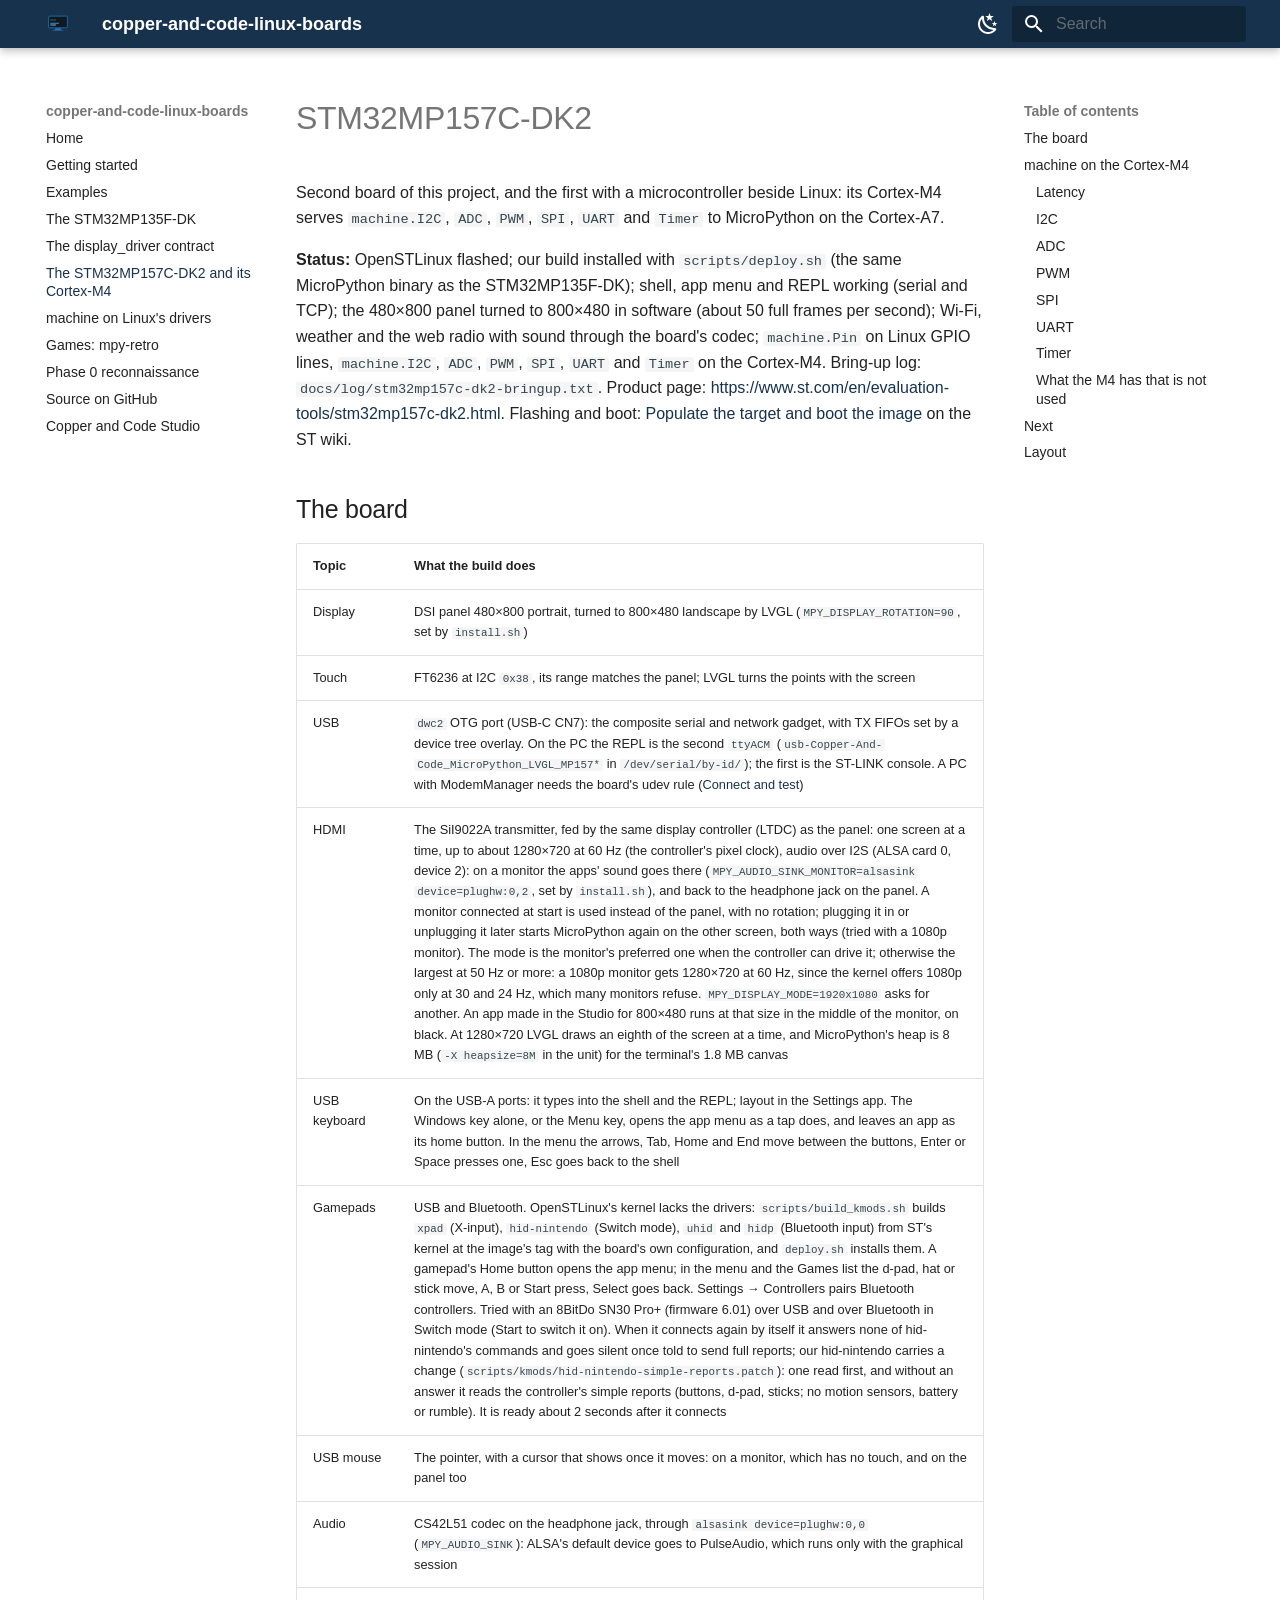
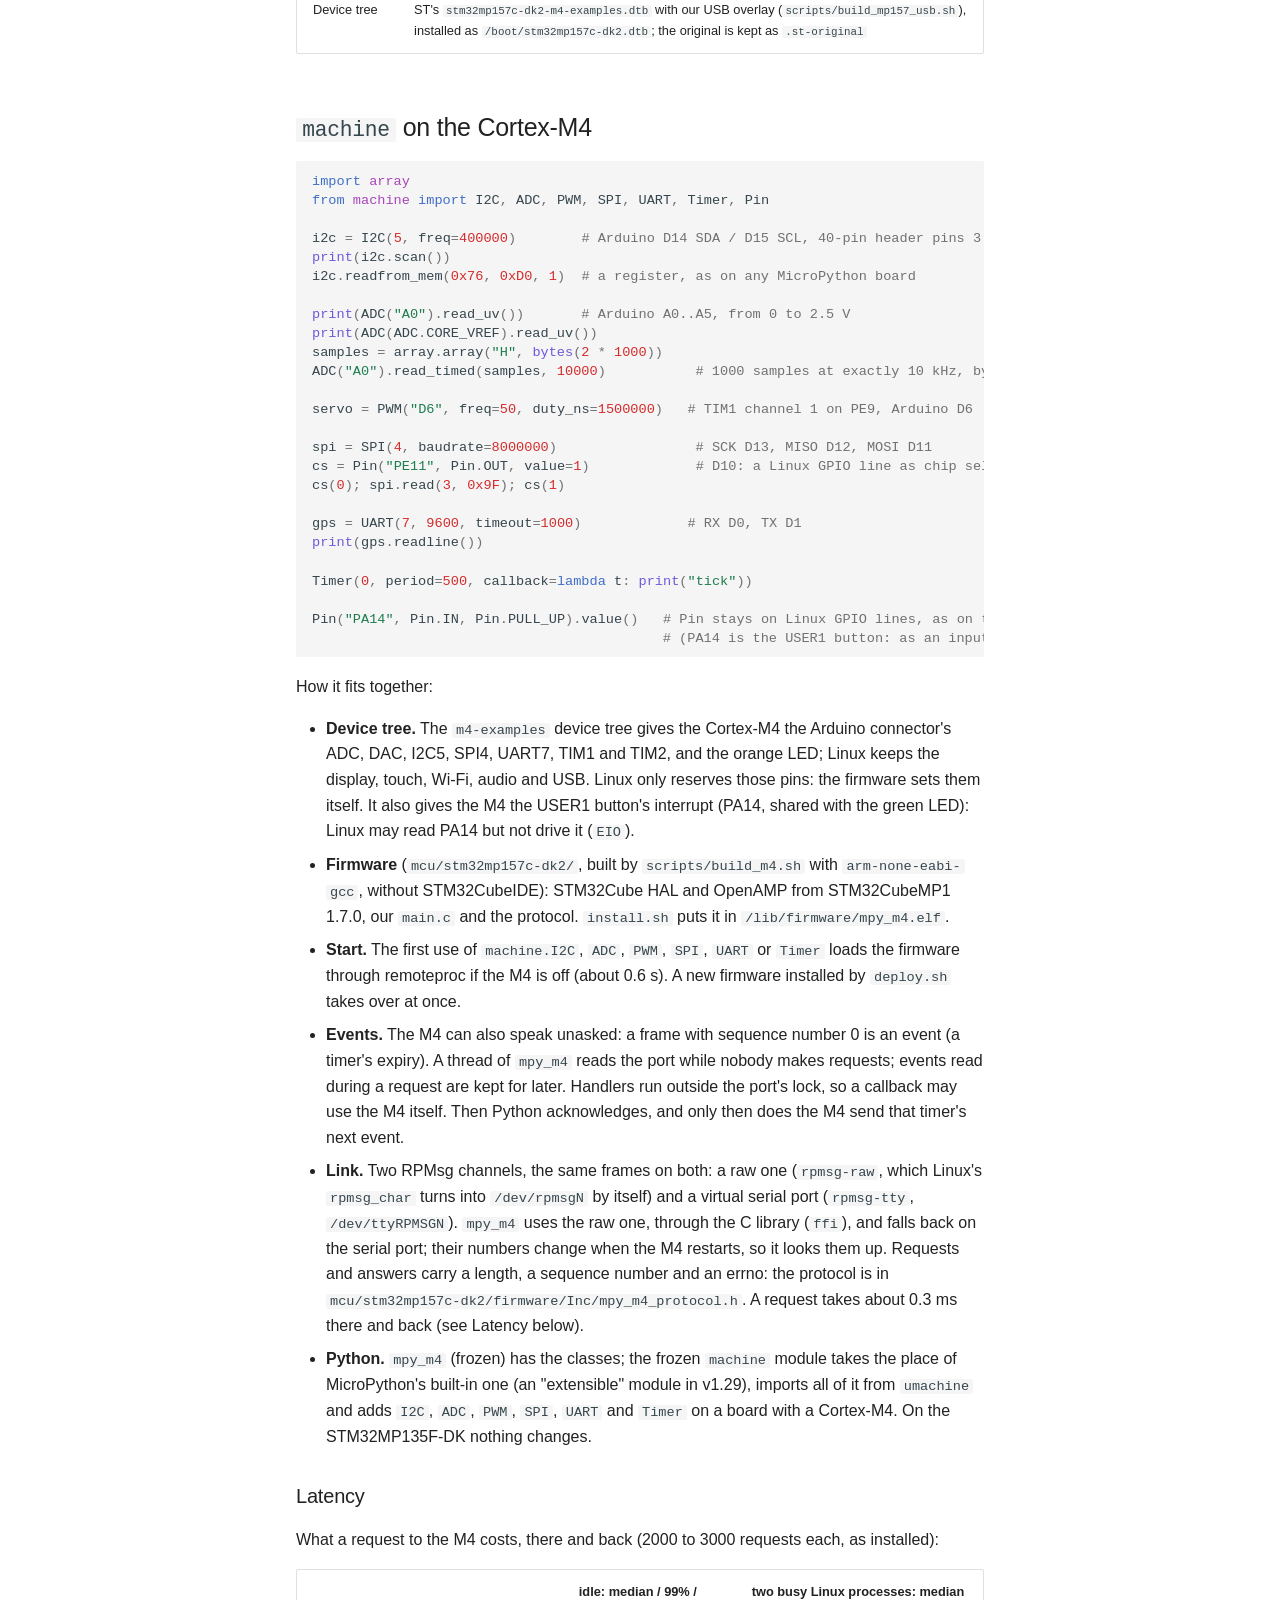
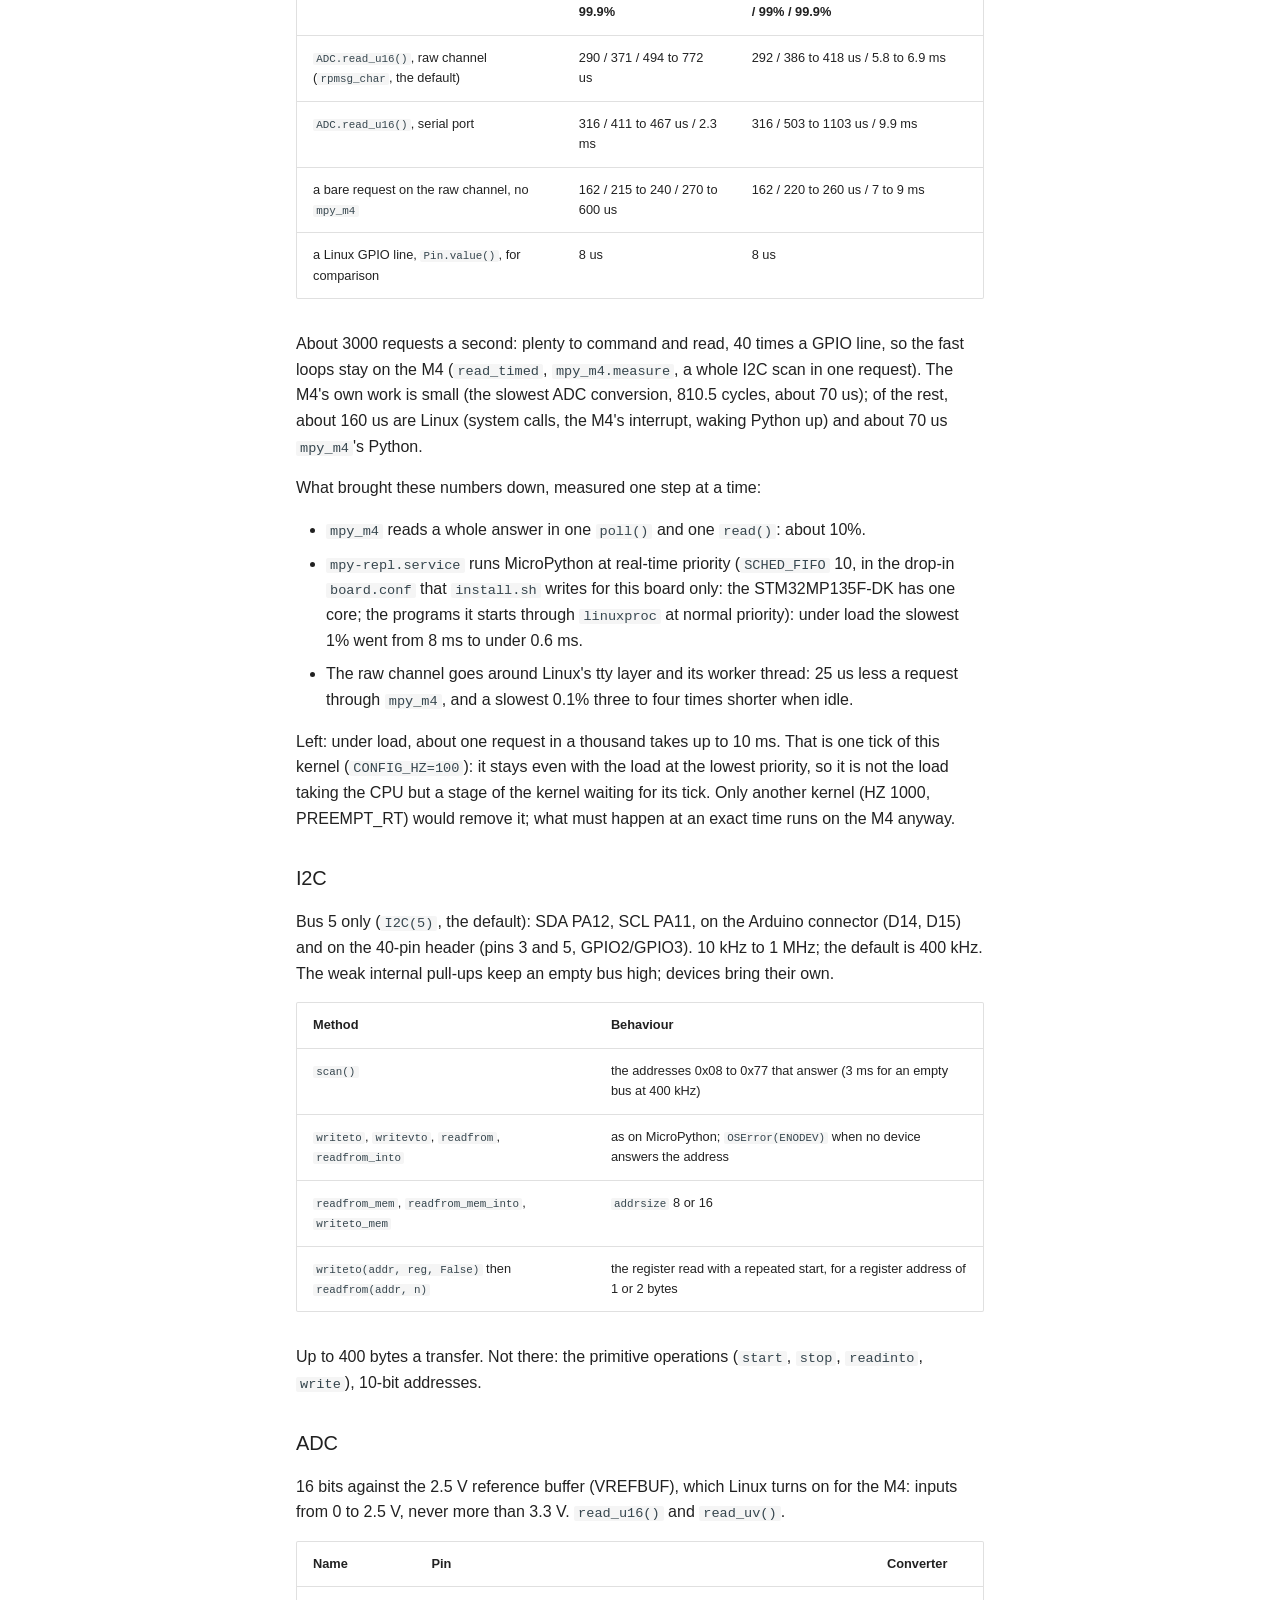
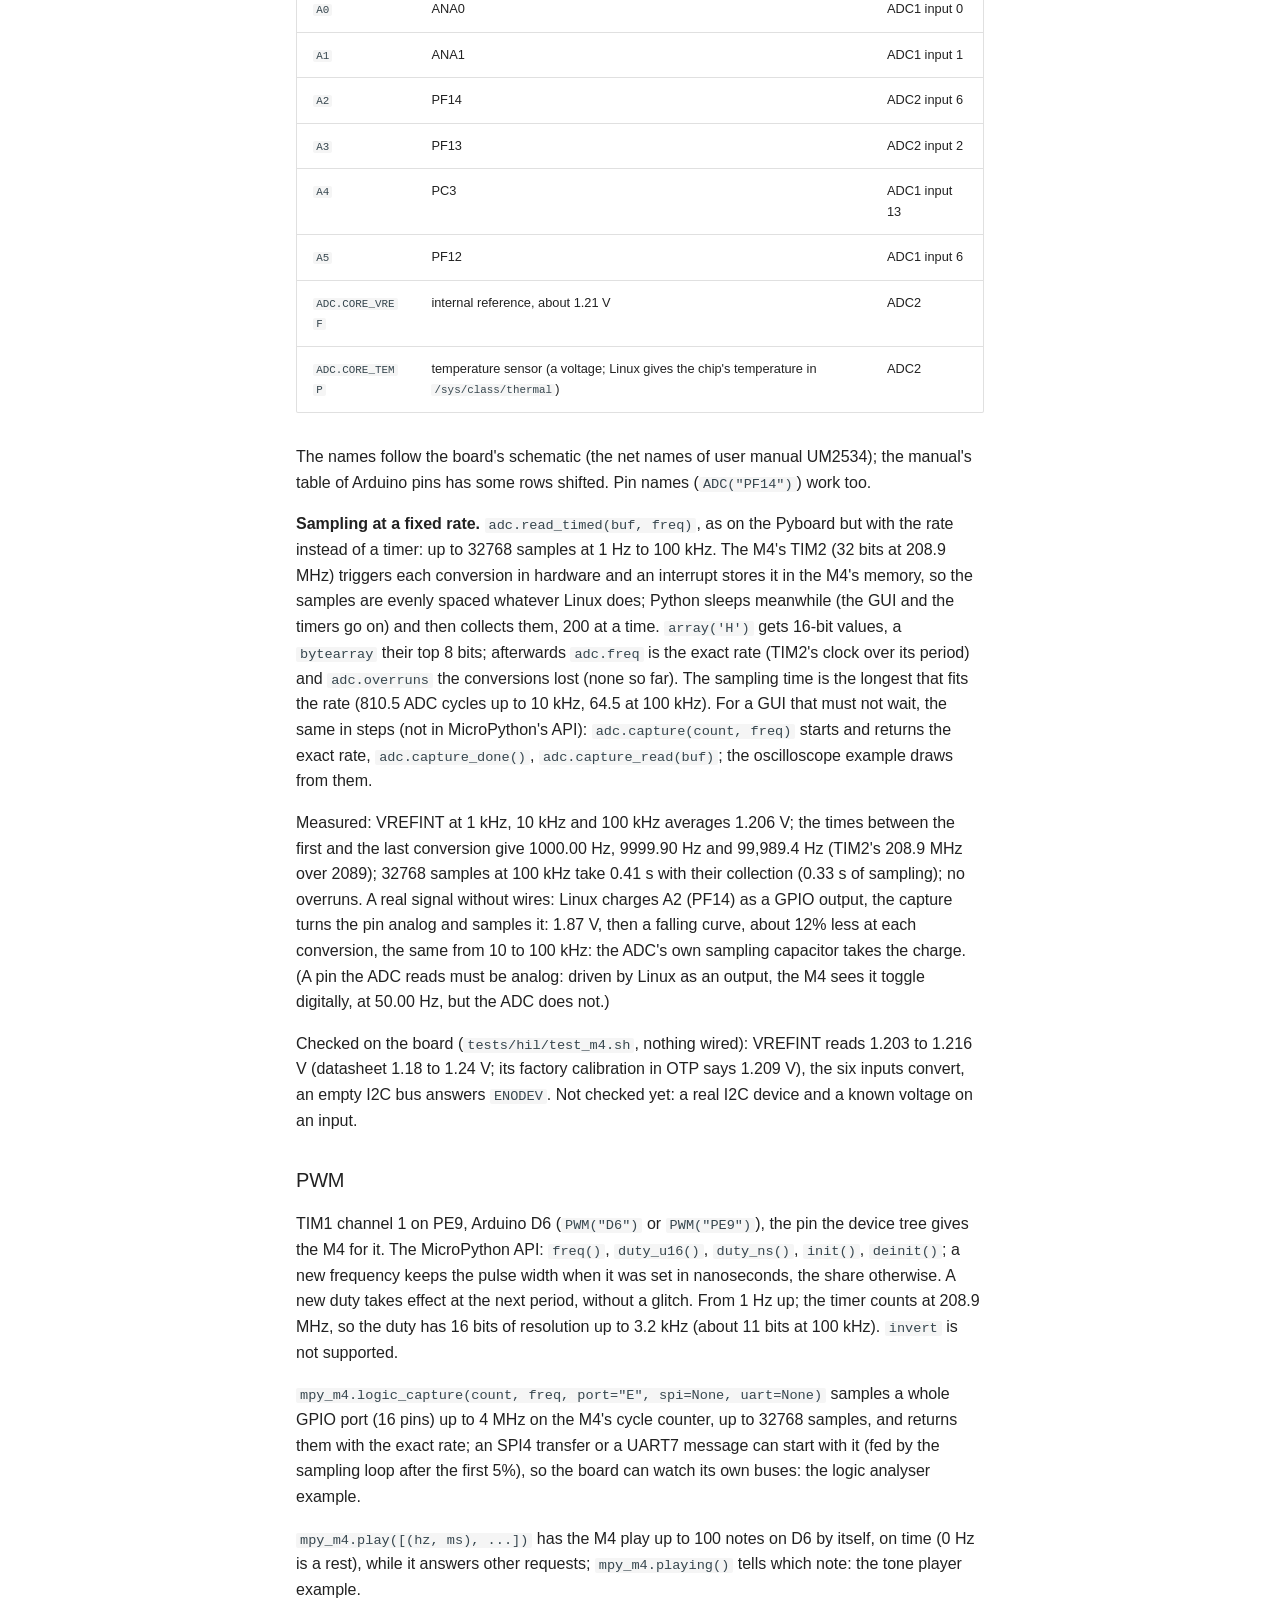
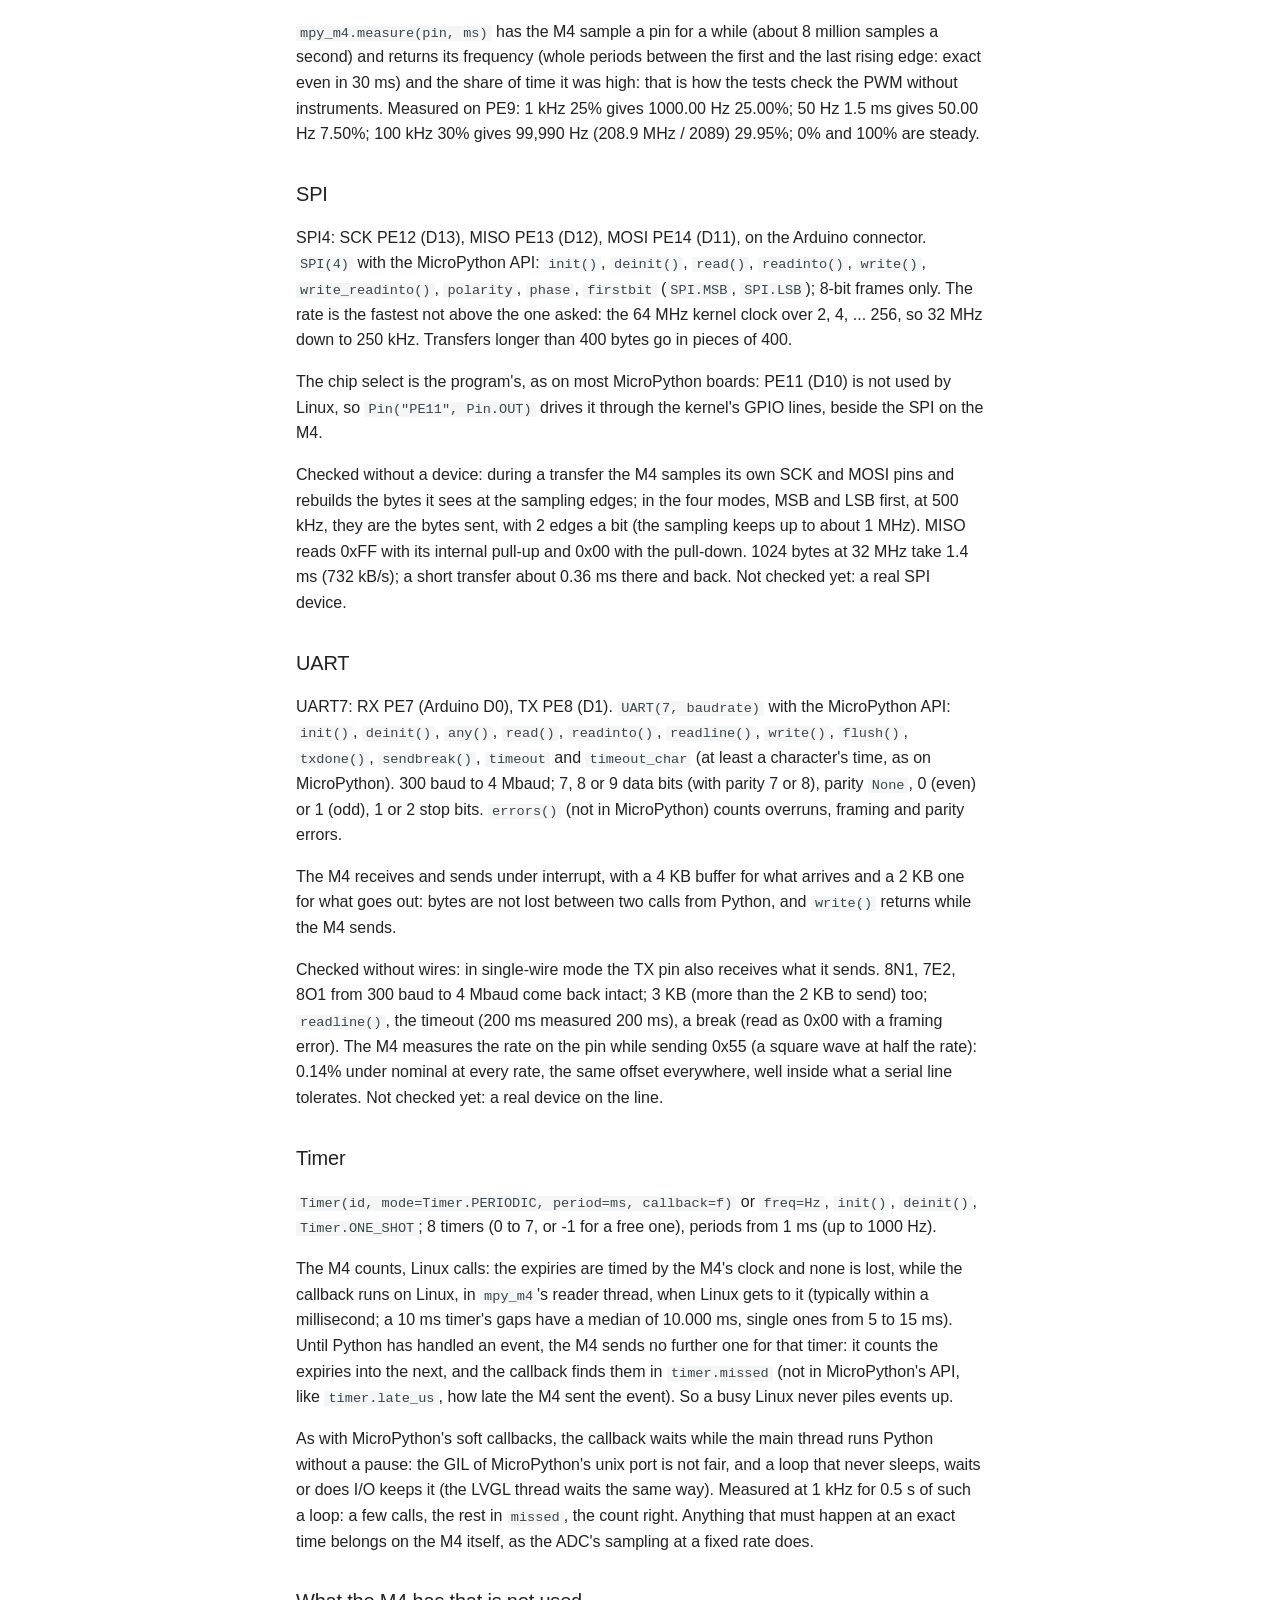
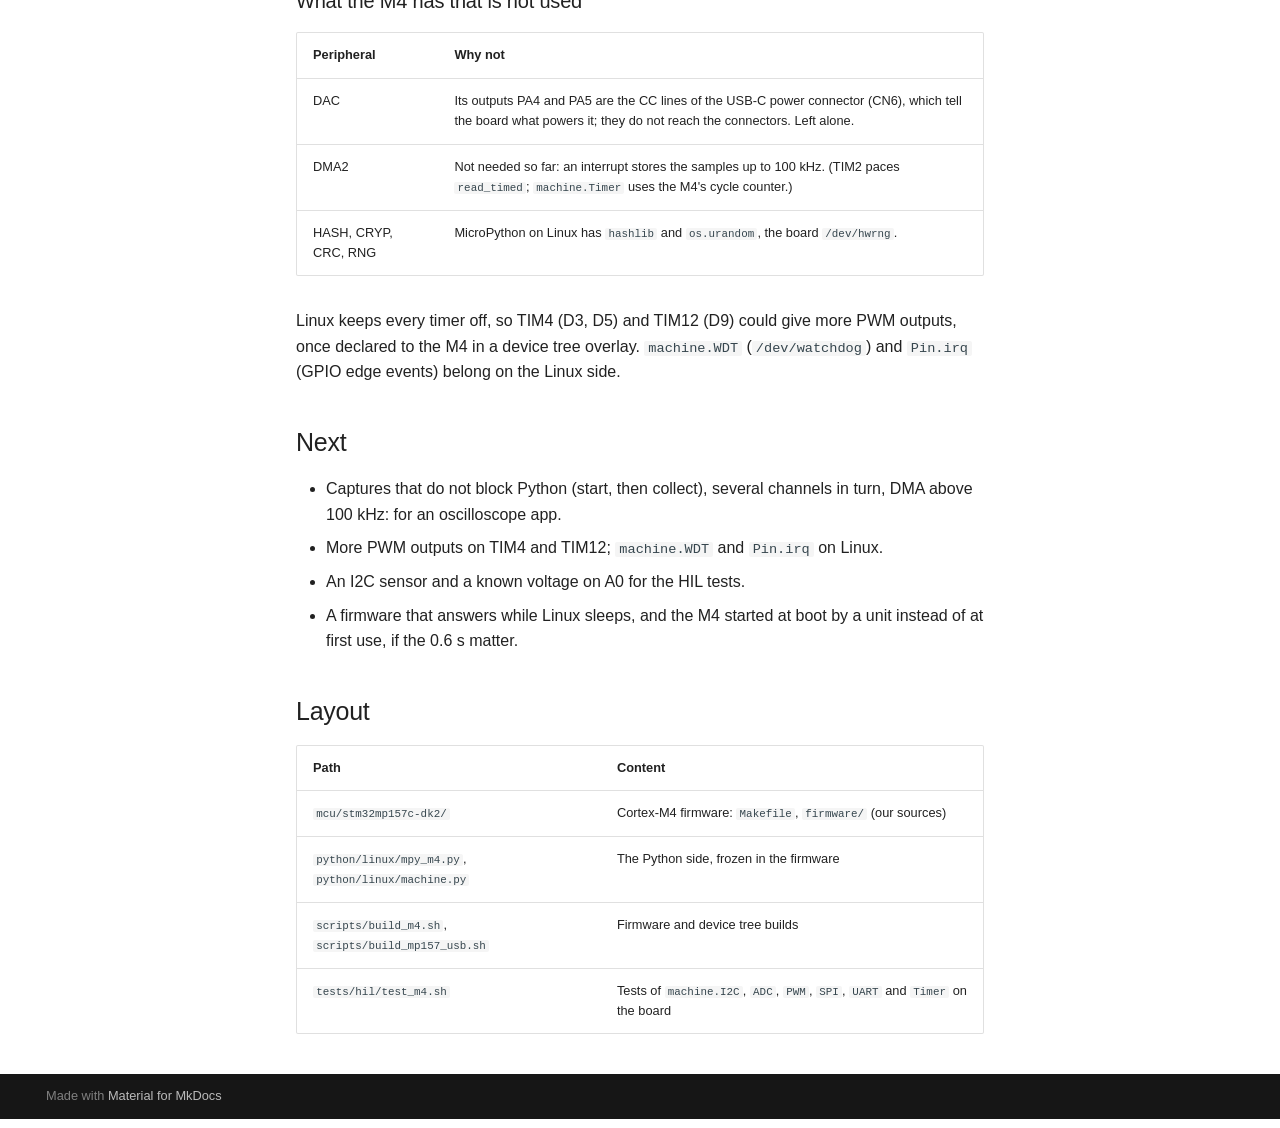
<file: stm32mp157c-dk2/index.html>
<!doctype html>
<html lang="en" class="no-js">
  <head>
    
      <meta charset="utf-8">
      <meta name="viewport" content="width=device-width,initial-scale=1">
      
        <meta name="description" content="Turn a Linux board into a MicroPython board with a touch screen">
      
      
      
        <link rel="canonical" href="https://copper-and-code.github.io/copper-and-code-linux-boards/stm32mp157c-dk2/">
      
      
        <link rel="prev" href="../display-driver/">
      
      
        <link rel="next" href="../machine-linux/">
      
      
        
      
      
      <link rel="icon" href="../images/logo.svg">
      <meta name="generator" content="mkdocs-1.6.1, mkdocs-material-9.8.1">
    
    
      
        <title>The STM32MP157C-DK2 and its Cortex-M4 - copper-and-code-linux-boards</title>
      
    
    
      <link rel="stylesheet" href="../assets/stylesheets/main.57a0d79d.min.css">
      
        
        <link rel="stylesheet" href="../assets/stylesheets/palette.fb2fffe2.min.css">
      
      


    
    
      
    
    
      
    
    
      <link rel="stylesheet" href="../stylesheets/site.css">
    
    <script>__md_scope=new URL("..",location),__md_hash=e=>[...e].reduce(((e,_)=>(e<<5)-e+_.charCodeAt(0)),0),__md_get=(e,_=localStorage,t=__md_scope)=>JSON.parse(_.getItem(t.pathname+"."+e)),__md_set=(e,_,t=localStorage,a=__md_scope)=>{try{t.setItem(a.pathname+"."+e,JSON.stringify(_))}catch(e){}}</script>
    
      

    
    
  </head>
  
  
    
    
      
    
    
    
    
    <body dir="ltr" data-md-color-scheme="default" data-md-color-primary="custom" data-md-color-accent="custom">
  
    
    <input class="md-toggle" data-md-toggle="drawer" type="checkbox" id="__drawer" autocomplete="off">
    <input class="md-toggle" data-md-toggle="search" type="checkbox" id="__search" autocomplete="off">
    <label class="md-overlay" for="__drawer"></label>
    <div data-md-component="skip">
      
        
        <a href="#stm32mp157c-dk2" class="md-skip">
          Skip to content
        </a>
      
    </div>
    <div data-md-component="announce">
      
    </div>
    
    
      

  

<header class="md-header md-header--shadow" data-md-component="header">
  <nav class="md-header__inner md-grid" aria-label="Header">
    <a href=".." title="copper-and-code-linux-boards" class="md-header__button md-logo" aria-label="copper-and-code-linux-boards" data-md-component="logo">
      
  <img src="../images/logo.svg" alt="logo">

    </a>
    <label class="md-header__button md-icon" for="__drawer">
      
      <svg xmlns="http://www.w3.org/2000/svg" viewBox="0 0 24 24"><path d="M3 6h18v2H3zm0 5h18v2H3zm0 5h18v2H3z"/></svg>
    </label>
    <div class="md-header__title" data-md-component="header-title">
      <div class="md-header__ellipsis">
        <div class="md-header__topic">
          <span class="md-ellipsis">
            copper-and-code-linux-boards
          </span>
        </div>
        <div class="md-header__topic" data-md-component="header-topic">
          <span class="md-ellipsis">
            
              The STM32MP157C-DK2 and its Cortex-M4
            
          </span>
        </div>
      </div>
    </div>
    
      
        <form class="md-header__option" data-md-component="palette">
  
    
    
    
    <input class="md-option" data-md-color-media="(prefers-color-scheme: light)" data-md-color-scheme="default" data-md-color-primary="custom" data-md-color-accent="custom"  aria-label="Switch to dark mode"  type="radio" name="__palette" id="__palette_0">
    
      <label class="md-header__button md-icon" title="Switch to dark mode" for="__palette_1" hidden>
        <svg xmlns="http://www.w3.org/2000/svg" viewBox="0 0 24 24"><path d="m17.75 4.09-2.53 1.94.91 3.06-2.63-1.81-2.63 1.81.91-3.06-2.53-1.94L12.44 4l1.06-3 1.06 3zm3.5 6.91-1.64 1.25.59 1.98-1.7-1.17-1.7 1.17.59-1.98L15.75 11l2.06-.05L18.5 9l.69 1.95zm-2.28 4.95c.83-.08 1.72 1.1 1.19 1.85-.32.45-.66.87-1.08 1.27C15.17 23 8.84 23 4.94 19.07c-3.91-3.9-3.91-10.24 0-14.14.4-.4.82-.76 1.27-1.08.75-.53 1.93.36 1.85 1.19-.27 2.86.69 5.83 2.89 8.02a9.96 9.96 0 0 0 8.02 2.89m-1.64 2.02a12.08 12.08 0 0 1-7.8-3.47c-2.17-2.19-3.33-5-3.49-7.82-2.81 3.14-2.7 7.96.31 10.98 3.02 3.01 7.84 3.12 10.98.31"/></svg>
      </label>
    
  
    
    
    
    <input class="md-option" data-md-color-media="(prefers-color-scheme: dark)" data-md-color-scheme="slate" data-md-color-primary="custom" data-md-color-accent="custom"  aria-label="Switch to light mode"  type="radio" name="__palette" id="__palette_1">
    
      <label class="md-header__button md-icon" title="Switch to light mode" for="__palette_0" hidden>
        <svg xmlns="http://www.w3.org/2000/svg" viewBox="0 0 24 24"><path d="M12 7a5 5 0 0 1 5 5 5 5 0 0 1-5 5 5 5 0 0 1-5-5 5 5 0 0 1 5-5m0 2a3 3 0 0 0-3 3 3 3 0 0 0 3 3 3 3 0 0 0 3-3 3 3 0 0 0-3-3m0-7 2.39 3.42C13.65 5.15 12.84 5 12 5s-1.65.15-2.39.42zM3.34 7l4.16-.35A7.2 7.2 0 0 0 5.94 8.5c-.44.74-.69 1.5-.83 2.29zm.02 10 1.76-3.77a7.131 7.131 0 0 0 2.38 4.14zM20.65 7l-1.77 3.79a7.02 7.02 0 0 0-2.38-4.15zm-.01 10-4.14.36c.59-.51 1.12-1.14 1.54-1.86.42-.73.69-1.5.83-2.29zM12 22l-2.41-3.44c.74.27 1.55.44 2.41.44.82 0 1.63-.17 2.37-.44z"/></svg>
      </label>
    
  
</form>
      
    
    
      <script>var palette=__md_get("__palette");if(palette&&palette.color){if("(prefers-color-scheme)"===palette.color.media){var media=matchMedia("(prefers-color-scheme: light)"),input=document.querySelector(media.matches?"[data-md-color-media='(prefers-color-scheme: light)']":"[data-md-color-media='(prefers-color-scheme: dark)']");palette.color.media=input.getAttribute("data-md-color-media"),palette.color.scheme=input.getAttribute("data-md-color-scheme"),palette.color.primary=input.getAttribute("data-md-color-primary"),palette.color.accent=input.getAttribute("data-md-color-accent")}for(var[key,value]of Object.entries(palette.color))document.body.setAttribute("data-md-color-"+key,value)}</script>
    
    
    
      
      
        <label class="md-header__button md-icon" for="__search">
          
          <svg xmlns="http://www.w3.org/2000/svg" viewBox="0 0 24 24"><path d="M9.5 3A6.5 6.5 0 0 1 16 9.5c0 1.61-.59 3.09-1.56 4.23l.27.27h.79l5 5-1.5 1.5-5-5v-.79l-.27-.27A6.52 6.52 0 0 1 9.5 16 6.5 6.5 0 0 1 3 9.5 6.5 6.5 0 0 1 9.5 3m0 2C7 5 5 7 5 9.5S7 14 9.5 14 14 12 14 9.5 12 5 9.5 5"/></svg>
        </label>
        <div class="md-search" data-md-component="search" role="dialog">
  <label class="md-search__overlay" for="__search"></label>
  <div class="md-search__inner" role="search">
    <form class="md-search__form" name="search">
      <input type="text" class="md-search__input" name="query" aria-label="Search" placeholder="Search" autocapitalize="off" autocorrect="off" autocomplete="off" spellcheck="false" data-md-component="search-query" required>
      <label class="md-search__icon md-icon" for="__search">
        
        <svg xmlns="http://www.w3.org/2000/svg" viewBox="0 0 24 24"><path d="M9.5 3A6.5 6.5 0 0 1 16 9.5c0 1.61-.59 3.09-1.56 4.23l.27.27h.79l5 5-1.5 1.5-5-5v-.79l-.27-.27A6.52 6.52 0 0 1 9.5 16 6.5 6.5 0 0 1 3 9.5 6.5 6.5 0 0 1 9.5 3m0 2C7 5 5 7 5 9.5S7 14 9.5 14 14 12 14 9.5 12 5 9.5 5"/></svg>
        
        <svg xmlns="http://www.w3.org/2000/svg" viewBox="0 0 24 24"><path d="M20 11v2H8l5.5 5.5-1.42 1.42L4.16 12l7.92-7.92L13.5 5.5 8 11z"/></svg>
      </label>
      <nav class="md-search__options" aria-label="Search">
        
          <a href="javascript:void(0)" class="md-search__icon md-icon" title="Share" aria-label="Share" data-clipboard data-clipboard-text="" data-md-component="search-share" tabindex="-1">
            
            <svg xmlns="http://www.w3.org/2000/svg" viewBox="0 0 24 24"><path d="M18 16.08c-.76 0-1.44.3-1.96.77L8.91 12.7c.05-.23.09-.46.09-.7s-.04-.47-.09-.7l7.05-4.11c.54.5 1.25.81 2.04.81a3 3 0 0 0 3-3 3 3 0 0 0-3-3 3 3 0 0 0-3 3c0 .24.04.47.09.7L8.04 9.81C7.5 9.31 6.79 9 6 9a3 3 0 0 0-3 3 3 3 0 0 0 3 3c.79 0 1.5-.31 2.04-.81l7.12 4.15c-.05.21-.08.43-.08.66 0 1.61 1.31 2.91 2.92 2.91s2.92-1.3 2.92-2.91A2.92 2.92 0 0 0 18 16.08"/></svg>
          </a>
        
        <button type="reset" class="md-search__icon md-icon" title="Clear" aria-label="Clear" tabindex="-1">
          
          <svg xmlns="http://www.w3.org/2000/svg" viewBox="0 0 24 24"><path d="M19 6.41 17.59 5 12 10.59 6.41 5 5 6.41 10.59 12 5 17.59 6.41 19 12 13.41 17.59 19 19 17.59 13.41 12z"/></svg>
        </button>
      </nav>
      
    </form>
    <div class="md-search__output">
      <div class="md-search__scrollwrap" tabindex="0" data-md-scrollfix>
        <div class="md-search-result" data-md-component="search-result">
          <div class="md-search-result__meta">
            Initializing search
          </div>
          <ol class="md-search-result__list" role="presentation"></ol>
        </div>
      </div>
    </div>
  </div>
</div>
      
    
    
  </nav>
  
</header>
    
    <div class="md-container" data-md-component="container">
      
      
        
          
        
      
      <main class="md-main" data-md-component="main">
        <div class="md-main__inner md-grid">
          
            
              
              <div class="md-sidebar md-sidebar--primary" data-md-component="sidebar" data-md-type="navigation" >
                <div class="md-sidebar__scrollwrap">
                  <div class="md-sidebar__inner">
                    



<nav class="md-nav md-nav--primary" aria-label="Navigation" data-md-level="0">
  <label class="md-nav__title" for="__drawer">
    <a href=".." title="copper-and-code-linux-boards" class="md-nav__button md-logo" aria-label="copper-and-code-linux-boards" data-md-component="logo">
      
  <img src="../images/logo.svg" alt="logo">

    </a>
    copper-and-code-linux-boards
  </label>
  
  <ul class="md-nav__list" data-md-scrollfix>
    
      
      
  
  
  
  
    <li class="md-nav__item">
      <a href=".." class="md-nav__link">
        
  
  
  <span class="md-ellipsis">
    
  
    Home
  

    
  </span>
  
  

      </a>
    </li>
  

    
      
      
  
  
  
  
    <li class="md-nav__item">
      <a href="../stm32mp135f-dk-install/" class="md-nav__link">
        
  
  
  <span class="md-ellipsis">
    
  
    Getting started
  

    
  </span>
  
  

      </a>
    </li>
  

    
      
      
  
  
  
  
    <li class="md-nav__item">
      <a href="../examples/" class="md-nav__link">
        
  
  
  <span class="md-ellipsis">
    
  
    Examples
  

    
  </span>
  
  

      </a>
    </li>
  

    
      
      
  
  
  
  
    <li class="md-nav__item">
      <a href="../stm32mp135f-dk/" class="md-nav__link">
        
  
  
  <span class="md-ellipsis">
    
  
    The STM32MP135F-DK
  

    
  </span>
  
  

      </a>
    </li>
  

    
      
      
  
  
  
  
    <li class="md-nav__item">
      <a href="../display-driver/" class="md-nav__link">
        
  
  
  <span class="md-ellipsis">
    
  
    The display_driver contract
  

    
  </span>
  
  

      </a>
    </li>
  

    
      
      
  
  
    
  
  
  
    <li class="md-nav__item md-nav__item--active">
      
      <input class="md-nav__toggle md-toggle" type="checkbox" id="__toc">
      
      
        
      
      
        <label class="md-nav__link md-nav__link--active" for="__toc">
          
  
  
  <span class="md-ellipsis">
    
  
    The STM32MP157C-DK2 and its Cortex-M4
  

    
  </span>
  
  

          <span class="md-nav__icon md-icon"></span>
        </label>
      
      <a href="./" class="md-nav__link md-nav__link--active">
        
  
  
  <span class="md-ellipsis">
    
  
    The STM32MP157C-DK2 and its Cortex-M4
  

    
  </span>
  
  

      </a>
      
        

<nav class="md-nav md-nav--secondary" aria-label="Table of contents">
  
  
  
    
  
  
    <label class="md-nav__title" for="__toc">
      <span class="md-nav__icon md-icon"></span>
      Table of contents
    </label>
    <ul class="md-nav__list" data-md-component="toc" data-md-scrollfix>
      
        <li class="md-nav__item">
  <a href="#the-board" class="md-nav__link">
    <span class="md-ellipsis">
      
        The board
      
    </span>
  </a>
  
</li>
      
        <li class="md-nav__item">
  <a href="#machine-on-the-cortex-m4" class="md-nav__link">
    <span class="md-ellipsis">
      
        machine on the Cortex-M4
      
    </span>
  </a>
  
    <nav class="md-nav" aria-label="machine on the Cortex-M4">
      <ul class="md-nav__list">
        
          <li class="md-nav__item">
  <a href="#latency" class="md-nav__link">
    <span class="md-ellipsis">
      
        Latency
      
    </span>
  </a>
  
</li>
        
          <li class="md-nav__item">
  <a href="#i2c" class="md-nav__link">
    <span class="md-ellipsis">
      
        I2C
      
    </span>
  </a>
  
</li>
        
          <li class="md-nav__item">
  <a href="#adc" class="md-nav__link">
    <span class="md-ellipsis">
      
        ADC
      
    </span>
  </a>
  
</li>
        
          <li class="md-nav__item">
  <a href="#pwm" class="md-nav__link">
    <span class="md-ellipsis">
      
        PWM
      
    </span>
  </a>
  
</li>
        
          <li class="md-nav__item">
  <a href="#spi" class="md-nav__link">
    <span class="md-ellipsis">
      
        SPI
      
    </span>
  </a>
  
</li>
        
          <li class="md-nav__item">
  <a href="#uart" class="md-nav__link">
    <span class="md-ellipsis">
      
        UART
      
    </span>
  </a>
  
</li>
        
          <li class="md-nav__item">
  <a href="#timer" class="md-nav__link">
    <span class="md-ellipsis">
      
        Timer
      
    </span>
  </a>
  
</li>
        
          <li class="md-nav__item">
  <a href="#what-the-m4-has-that-is-not-used" class="md-nav__link">
    <span class="md-ellipsis">
      
        What the M4 has that is not used
      
    </span>
  </a>
  
</li>
        
      </ul>
    </nav>
  
</li>
      
        <li class="md-nav__item">
  <a href="#next" class="md-nav__link">
    <span class="md-ellipsis">
      
        Next
      
    </span>
  </a>
  
</li>
      
        <li class="md-nav__item">
  <a href="#layout" class="md-nav__link">
    <span class="md-ellipsis">
      
        Layout
      
    </span>
  </a>
  
</li>
      
    </ul>
  
</nav>
      
    </li>
  

    
      
      
  
  
  
  
    <li class="md-nav__item">
      <a href="../machine-linux/" class="md-nav__link">
        
  
  
  <span class="md-ellipsis">
    
  
    machine on Linux's drivers
  

    
  </span>
  
  

      </a>
    </li>
  

    
      
      
  
  
  
  
    <li class="md-nav__item">
      <a href="../retro/" class="md-nav__link">
        
  
  
  <span class="md-ellipsis">
    
  
    Games: mpy-retro
  

    
  </span>
  
  

      </a>
    </li>
  

    
      
      
  
  
  
  
    <li class="md-nav__item">
      <a href="../ricognizione/" class="md-nav__link">
        
  
  
  <span class="md-ellipsis">
    
  
    Phase 0 reconnaissance
  

    
  </span>
  
  

      </a>
    </li>
  

    
      
      
  
  
  
  
    <li class="md-nav__item">
      <a href="https://github.com/Copper-And-Code/copper-and-code-linux-boards" class="md-nav__link">
        
  
  
  <span class="md-ellipsis">
    
  
    Source on GitHub
  

    
  </span>
  
  

      </a>
    </li>
  

    
      
      
  
  
  
  
    <li class="md-nav__item">
      <a href="https://copper-and-code.github.io/copper-and-code-studio/" class="md-nav__link">
        
  
  
  <span class="md-ellipsis">
    
  
    Copper and Code Studio
  

    
  </span>
  
  

      </a>
    </li>
  

    
  </ul>
</nav>
                  </div>
                </div>
              </div>
            
            
              
              <div class="md-sidebar md-sidebar--secondary" data-md-component="sidebar" data-md-type="toc" >
                <div class="md-sidebar__scrollwrap">
                  <div class="md-sidebar__inner">
                    

<nav class="md-nav md-nav--secondary" aria-label="Table of contents">
  
  
  
    
  
  
    <label class="md-nav__title" for="__toc">
      <span class="md-nav__icon md-icon"></span>
      Table of contents
    </label>
    <ul class="md-nav__list" data-md-component="toc" data-md-scrollfix>
      
        <li class="md-nav__item">
  <a href="#the-board" class="md-nav__link">
    <span class="md-ellipsis">
      
        The board
      
    </span>
  </a>
  
</li>
      
        <li class="md-nav__item">
  <a href="#machine-on-the-cortex-m4" class="md-nav__link">
    <span class="md-ellipsis">
      
        machine on the Cortex-M4
      
    </span>
  </a>
  
    <nav class="md-nav" aria-label="machine on the Cortex-M4">
      <ul class="md-nav__list">
        
          <li class="md-nav__item">
  <a href="#latency" class="md-nav__link">
    <span class="md-ellipsis">
      
        Latency
      
    </span>
  </a>
  
</li>
        
          <li class="md-nav__item">
  <a href="#i2c" class="md-nav__link">
    <span class="md-ellipsis">
      
        I2C
      
    </span>
  </a>
  
</li>
        
          <li class="md-nav__item">
  <a href="#adc" class="md-nav__link">
    <span class="md-ellipsis">
      
        ADC
      
    </span>
  </a>
  
</li>
        
          <li class="md-nav__item">
  <a href="#pwm" class="md-nav__link">
    <span class="md-ellipsis">
      
        PWM
      
    </span>
  </a>
  
</li>
        
          <li class="md-nav__item">
  <a href="#spi" class="md-nav__link">
    <span class="md-ellipsis">
      
        SPI
      
    </span>
  </a>
  
</li>
        
          <li class="md-nav__item">
  <a href="#uart" class="md-nav__link">
    <span class="md-ellipsis">
      
        UART
      
    </span>
  </a>
  
</li>
        
          <li class="md-nav__item">
  <a href="#timer" class="md-nav__link">
    <span class="md-ellipsis">
      
        Timer
      
    </span>
  </a>
  
</li>
        
          <li class="md-nav__item">
  <a href="#what-the-m4-has-that-is-not-used" class="md-nav__link">
    <span class="md-ellipsis">
      
        What the M4 has that is not used
      
    </span>
  </a>
  
</li>
        
      </ul>
    </nav>
  
</li>
      
        <li class="md-nav__item">
  <a href="#next" class="md-nav__link">
    <span class="md-ellipsis">
      
        Next
      
    </span>
  </a>
  
</li>
      
        <li class="md-nav__item">
  <a href="#layout" class="md-nav__link">
    <span class="md-ellipsis">
      
        Layout
      
    </span>
  </a>
  
</li>
      
    </ul>
  
</nav>
                  </div>
                </div>
              </div>
            
          
          
            <div class="md-content" data-md-component="content">
              
              <article class="md-content__inner md-typeset">
                
                  



<h1 id="stm32mp157c-dk2">STM32MP157C-DK2<a class="headerlink" href="#stm32mp157c-dk2" title="Permanent link">&para;</a></h1>
<p>Second board of this project, and the first with a microcontroller beside Linux: its Cortex-M4
serves <code>machine.I2C</code>, <code>ADC</code>, <code>PWM</code>, <code>SPI</code>, <code>UART</code> and <code>Timer</code> to MicroPython on the Cortex-A7.</p>
<p><strong>Status:</strong> OpenSTLinux flashed; our build installed with <code>scripts/deploy.sh</code> (the same MicroPython
binary as the STM32MP135F-DK); shell, app menu and REPL working (serial and TCP); the 480×800 panel
turned to 800×480 in software (about 50 full frames per second); Wi-Fi, weather and the web radio
with sound through the board's codec; <code>machine.Pin</code> on Linux GPIO lines, <code>machine.I2C</code>,
<code>ADC</code>, <code>PWM</code>, <code>SPI</code>, <code>UART</code> and <code>Timer</code> on the Cortex-M4. Bring-up log: <code>docs/log/stm32mp157c-dk2-bringup.txt</code>.
Product page: <a href="https://www.st.com/en/evaluation-tools/stm32mp157c-dk2.html">https://www.st.com/en/evaluation-tools/stm32mp157c-dk2.html</a>. Flashing and boot:
<a href="https://wiki.st.com/stm32mpu/wiki/Getting_started/STM32MP1_boards/STM32MP157x-DK2/Let%27s_start/Populate_the_target_and_boot_the_image">Populate the target and boot the image</a>
on the ST wiki.</p>
<h2 id="the-board">The board<a class="headerlink" href="#the-board" title="Permanent link">&para;</a></h2>
<table>
<thead>
<tr>
<th>Topic</th>
<th>What the build does</th>
</tr>
</thead>
<tbody>
<tr>
<td>Display</td>
<td>DSI panel 480×800 portrait, turned to 800×480 landscape by LVGL (<code>MPY_DISPLAY_ROTATION=90</code>, set by <code>install.sh</code>)</td>
</tr>
<tr>
<td>Touch</td>
<td>FT6236 at I2C <code>0x38</code>, its range matches the panel; LVGL turns the points with the screen</td>
</tr>
<tr>
<td>USB</td>
<td><code>dwc2</code> OTG port (USB-C CN7): the composite serial and network gadget, with TX FIFOs set by a device tree overlay. On the PC the REPL is the second <code>ttyACM</code> (<code>usb-Copper-And-Code_MicroPython_LVGL_MP157*</code> in <code>/dev/serial/by-id/</code>); the first is the ST-LINK console. A PC with ModemManager needs the board's udev rule (<a href="../stm32mp135f-dk-install/#connect-and-test">Connect and test</a>)</td>
</tr>
<tr>
<td>HDMI</td>
<td>The SiI9022A transmitter, fed by the same display controller (LTDC) as the panel: one screen at a time, up to about 1280×720 at 60 Hz (the controller's pixel clock), audio over I2S (ALSA card 0, device 2): on a monitor the apps' sound goes there (<code>MPY_AUDIO_SINK_MONITOR=alsasink device=plughw:0,2</code>, set by <code>install.sh</code>), and back to the headphone jack on the panel. A monitor connected at start is used instead of the panel, with no rotation; plugging it in or unplugging it later starts MicroPython again on the other screen, both ways (tried with a 1080p monitor). The mode is the monitor's preferred one when the controller can drive it; otherwise the largest at 50 Hz or more: a 1080p monitor gets 1280×720 at 60 Hz, since the kernel offers 1080p only at 30 and 24 Hz, which many monitors refuse. <code>MPY_DISPLAY_MODE=1920x1080</code> asks for another. An app made in the Studio for 800×480 runs at that size in the middle of the monitor, on black. At 1280×720 LVGL draws an eighth of the screen at a time, and MicroPython's heap is 8 MB (<code>-X heapsize=8M</code> in the unit) for the terminal's 1.8 MB canvas</td>
</tr>
<tr>
<td>USB keyboard</td>
<td>On the USB-A ports: it types into the shell and the REPL; layout in the Settings app. The Windows key alone, or the Menu key, opens the app menu as a tap does, and leaves an app as its home button. In the menu the arrows, Tab, Home and End move between the buttons, Enter or Space presses one, Esc goes back to the shell</td>
</tr>
<tr>
<td>Gamepads</td>
<td>USB and Bluetooth. OpenSTLinux's kernel lacks the drivers: <code>scripts/build_kmods.sh</code> builds <code>xpad</code> (X-input), <code>hid-nintendo</code> (Switch mode), <code>uhid</code> and <code>hidp</code> (Bluetooth input) from ST's kernel at the image's tag with the board's own configuration, and <code>deploy.sh</code> installs them. A gamepad's Home button opens the app menu; in the menu and the Games list the d-pad, hat or stick move, A, B or Start press, Select goes back. Settings → Controllers pairs Bluetooth controllers. Tried with an 8BitDo SN30 Pro+ (firmware 6.01) over USB and over Bluetooth in Switch mode (Start to switch it on). When it connects again by itself it answers none of hid-nintendo's commands and goes silent once told to send full reports; our hid-nintendo carries a change (<code>scripts/kmods/hid-nintendo-simple-reports.patch</code>): one read first, and without an answer it reads the controller's simple reports (buttons, d-pad, sticks; no motion sensors, battery or rumble). It is ready about 2 seconds after it connects</td>
</tr>
<tr>
<td>USB mouse</td>
<td>The pointer, with a cursor that shows once it moves: on a monitor, which has no touch, and on the panel too</td>
</tr>
<tr>
<td>Audio</td>
<td>CS42L51 codec on the headphone jack, through <code>alsasink device=plughw:0,0</code> (<code>MPY_AUDIO_SINK</code>): ALSA's default device goes to PulseAudio, which runs only with the graphical session</td>
</tr>
<tr>
<td>Device tree</td>
<td>ST's <code>stm32mp157c-dk2-m4-examples.dtb</code> with our USB overlay (<code>scripts/build_mp157_usb.sh</code>), installed as <code>/boot/stm32mp157c-dk2.dtb</code>; the original is kept as <code>.st-original</code></td>
</tr>
</tbody>
</table>
<h2 id="machine-on-the-cortex-m4"><code>machine</code> on the Cortex-M4<a class="headerlink" href="#machine-on-the-cortex-m4" title="Permanent link">&para;</a></h2>
<div class="highlight"><pre><span></span><code><span class="kn">import</span><span class="w"> </span><span class="nn">array</span>
<span class="kn">from</span><span class="w"> </span><span class="nn">machine</span><span class="w"> </span><span class="kn">import</span> <span class="n">I2C</span><span class="p">,</span> <span class="n">ADC</span><span class="p">,</span> <span class="n">PWM</span><span class="p">,</span> <span class="n">SPI</span><span class="p">,</span> <span class="n">UART</span><span class="p">,</span> <span class="n">Timer</span><span class="p">,</span> <span class="n">Pin</span>

<span class="n">i2c</span> <span class="o">=</span> <span class="n">I2C</span><span class="p">(</span><span class="mi">5</span><span class="p">,</span> <span class="n">freq</span><span class="o">=</span><span class="mi">400000</span><span class="p">)</span>        <span class="c1"># Arduino D14 SDA / D15 SCL, 40-pin header pins 3 and 5</span>
<span class="nb">print</span><span class="p">(</span><span class="n">i2c</span><span class="o">.</span><span class="n">scan</span><span class="p">())</span>
<span class="n">i2c</span><span class="o">.</span><span class="n">readfrom_mem</span><span class="p">(</span><span class="mh">0x76</span><span class="p">,</span> <span class="mh">0xD0</span><span class="p">,</span> <span class="mi">1</span><span class="p">)</span>  <span class="c1"># a register, as on any MicroPython board</span>

<span class="nb">print</span><span class="p">(</span><span class="n">ADC</span><span class="p">(</span><span class="s2">"A0"</span><span class="p">)</span><span class="o">.</span><span class="n">read_uv</span><span class="p">())</span>       <span class="c1"># Arduino A0..A5, from 0 to 2.5 V</span>
<span class="nb">print</span><span class="p">(</span><span class="n">ADC</span><span class="p">(</span><span class="n">ADC</span><span class="o">.</span><span class="n">CORE_VREF</span><span class="p">)</span><span class="o">.</span><span class="n">read_uv</span><span class="p">())</span>
<span class="n">samples</span> <span class="o">=</span> <span class="n">array</span><span class="o">.</span><span class="n">array</span><span class="p">(</span><span class="s2">"H"</span><span class="p">,</span> <span class="nb">bytes</span><span class="p">(</span><span class="mi">2</span> <span class="o">*</span> <span class="mi">1000</span><span class="p">))</span>
<span class="n">ADC</span><span class="p">(</span><span class="s2">"A0"</span><span class="p">)</span><span class="o">.</span><span class="n">read_timed</span><span class="p">(</span><span class="n">samples</span><span class="p">,</span> <span class="mi">10000</span><span class="p">)</span>           <span class="c1"># 1000 samples at exactly 10 kHz, by the M4</span>

<span class="n">servo</span> <span class="o">=</span> <span class="n">PWM</span><span class="p">(</span><span class="s2">"D6"</span><span class="p">,</span> <span class="n">freq</span><span class="o">=</span><span class="mi">50</span><span class="p">,</span> <span class="n">duty_ns</span><span class="o">=</span><span class="mi">1500000</span><span class="p">)</span>   <span class="c1"># TIM1 channel 1 on PE9, Arduino D6</span>

<span class="n">spi</span> <span class="o">=</span> <span class="n">SPI</span><span class="p">(</span><span class="mi">4</span><span class="p">,</span> <span class="n">baudrate</span><span class="o">=</span><span class="mi">8000000</span><span class="p">)</span>                 <span class="c1"># SCK D13, MISO D12, MOSI D11</span>
<span class="n">cs</span> <span class="o">=</span> <span class="n">Pin</span><span class="p">(</span><span class="s2">"PE11"</span><span class="p">,</span> <span class="n">Pin</span><span class="o">.</span><span class="n">OUT</span><span class="p">,</span> <span class="n">value</span><span class="o">=</span><span class="mi">1</span><span class="p">)</span>             <span class="c1"># D10: a Linux GPIO line as chip select</span>
<span class="n">cs</span><span class="p">(</span><span class="mi">0</span><span class="p">);</span> <span class="n">spi</span><span class="o">.</span><span class="n">read</span><span class="p">(</span><span class="mi">3</span><span class="p">,</span> <span class="mh">0x9F</span><span class="p">);</span> <span class="n">cs</span><span class="p">(</span><span class="mi">1</span><span class="p">)</span>

<span class="n">gps</span> <span class="o">=</span> <span class="n">UART</span><span class="p">(</span><span class="mi">7</span><span class="p">,</span> <span class="mi">9600</span><span class="p">,</span> <span class="n">timeout</span><span class="o">=</span><span class="mi">1000</span><span class="p">)</span>             <span class="c1"># RX D0, TX D1</span>
<span class="nb">print</span><span class="p">(</span><span class="n">gps</span><span class="o">.</span><span class="n">readline</span><span class="p">())</span>

<span class="n">Timer</span><span class="p">(</span><span class="mi">0</span><span class="p">,</span> <span class="n">period</span><span class="o">=</span><span class="mi">500</span><span class="p">,</span> <span class="n">callback</span><span class="o">=</span><span class="k">lambda</span> <span class="n">t</span><span class="p">:</span> <span class="nb">print</span><span class="p">(</span><span class="s2">"tick"</span><span class="p">))</span>

<span class="n">Pin</span><span class="p">(</span><span class="s2">"PA14"</span><span class="p">,</span> <span class="n">Pin</span><span class="o">.</span><span class="n">IN</span><span class="p">,</span> <span class="n">Pin</span><span class="o">.</span><span class="n">PULL_UP</span><span class="p">)</span><span class="o">.</span><span class="n">value</span><span class="p">()</span>   <span class="c1"># Pin stays on Linux GPIO lines, as on the STM32MP135F-DK</span>
                                           <span class="c1"># (PA14 is the USER1 button: as an input only, see below)</span>
</code></pre></div>
<p>How it fits together:</p>
<ul>
<li><strong>Device tree.</strong> The <code>m4-examples</code> device tree gives the Cortex-M4 the Arduino connector's ADC,
  DAC, I2C5, SPI4, UART7, TIM1 and TIM2, and the orange LED; Linux keeps the display, touch, Wi-Fi,
  audio and USB. Linux only reserves those pins: the firmware sets them itself. It also gives the
  M4 the USER1 button's interrupt (PA14, shared with the green LED): Linux may read PA14 but not
  drive it (<code>EIO</code>).</li>
<li><strong>Firmware</strong> (<code>mcu/stm32mp157c-dk2/</code>, built by <code>scripts/build_m4.sh</code> with <code>arm-none-eabi-gcc</code>,
  without STM32CubeIDE): STM32Cube HAL and OpenAMP from STM32CubeMP1 1.7.0, our <code>main.c</code> and the
  protocol. <code>install.sh</code> puts it in <code>/lib/firmware/mpy_m4.elf</code>.</li>
<li><strong>Start.</strong> The first use of <code>machine.I2C</code>, <code>ADC</code>, <code>PWM</code>, <code>SPI</code>, <code>UART</code> or <code>Timer</code> loads the firmware through remoteproc
  if the M4 is off (about 0.6 s). A new firmware installed by <code>deploy.sh</code> takes over at once.</li>
<li><strong>Events.</strong> The M4 can also speak unasked: a frame with sequence number 0 is an event (a timer's
  expiry). A thread of <code>mpy_m4</code> reads the port while nobody makes requests; events read during a
  request are kept for later. Handlers run outside the port's lock, so a callback may use the M4
  itself. Then Python acknowledges, and only then does the M4 send that timer's next event.</li>
<li><strong>Link.</strong> Two RPMsg channels, the same frames on both: a raw one (<code>rpmsg-raw</code>, which Linux's
  <code>rpmsg_char</code> turns into <code>/dev/rpmsgN</code> by itself) and a virtual serial port (<code>rpmsg-tty</code>,
  <code>/dev/ttyRPMSGN</code>). <code>mpy_m4</code> uses the raw one, through the C library (<code>ffi</code>), and falls back on
  the serial port; their numbers change when the M4 restarts, so it looks them up. Requests and
  answers carry a length, a sequence number and an errno: the protocol is in
  <code>mcu/stm32mp157c-dk2/firmware/Inc/mpy_m4_protocol.h</code>. A request takes about 0.3 ms there and
  back (see Latency below).</li>
<li><strong>Python.</strong> <code>mpy_m4</code> (frozen) has the classes; the frozen <code>machine</code> module takes the place of
  MicroPython's built-in one (an "extensible" module in v1.29), imports all of it from <code>umachine</code>
  and adds <code>I2C</code>, <code>ADC</code>, <code>PWM</code>, <code>SPI</code>, <code>UART</code> and <code>Timer</code> on a board with a Cortex-M4. On the STM32MP135F-DK nothing changes.</li>
</ul>
<h3 id="latency">Latency<a class="headerlink" href="#latency" title="Permanent link">&para;</a></h3>
<p>What a request to the M4 costs, there and back (2000 to 3000 requests each, as installed):</p>
<table>
<thead>
<tr>
<th></th>
<th>idle: median / 99% / 99.9%</th>
<th>two busy Linux processes: median / 99% / 99.9%</th>
</tr>
</thead>
<tbody>
<tr>
<td><code>ADC.read_u16()</code>, raw channel (<code>rpmsg_char</code>, the default)</td>
<td>290 / 371 / 494 to 772 us</td>
<td>292 / 386 to 418 us / 5.8 to 6.9 ms</td>
</tr>
<tr>
<td><code>ADC.read_u16()</code>, serial port</td>
<td>316 / 411 to 467 us / 2.3 ms</td>
<td>316 / 503 to 1103 us / 9.9 ms</td>
</tr>
<tr>
<td>a bare request on the raw channel, no <code>mpy_m4</code></td>
<td>162 / 215 to 240 / 270 to 600 us</td>
<td>162 / 220 to 260 us / 7 to 9 ms</td>
</tr>
<tr>
<td>a Linux GPIO line, <code>Pin.value()</code>, for comparison</td>
<td>8 us</td>
<td>8 us</td>
</tr>
</tbody>
</table>
<p>About 3000 requests a second: plenty to command and read, 40 times a GPIO line, so the fast loops
stay on the M4 (<code>read_timed</code>, <code>mpy_m4.measure</code>, a whole I2C scan in one request). The M4's own work
is small (the slowest ADC conversion, 810.5 cycles, about 70 us); of the rest, about 160 us are
Linux (system calls, the M4's interrupt, waking Python up) and about 70 us <code>mpy_m4</code>'s Python.</p>
<p>What brought these numbers down, measured one step at a time:</p>
<ul>
<li><code>mpy_m4</code> reads a whole answer in one <code>poll()</code> and one <code>read()</code>: about 10%.</li>
<li><code>mpy-repl.service</code> runs MicroPython at real-time priority (<code>SCHED_FIFO</code> 10, in the drop-in
  <code>board.conf</code> that <code>install.sh</code> writes for this board only: the STM32MP135F-DK has one core; the
  programs it starts through <code>linuxproc</code> at normal priority): under load the slowest 1% went from 8 ms to under 0.6 ms.</li>
<li>The raw channel goes around Linux's tty layer and its worker thread: 25 us less a request through
  <code>mpy_m4</code>, and a slowest 0.1% three to four times shorter when idle.</li>
</ul>
<p>Left: under load, about one request in a thousand takes up to 10 ms. That is one tick of this
kernel (<code>CONFIG_HZ=100</code>): it stays even with the load at the lowest priority, so it is not the load
taking the CPU but a stage of the kernel waiting for its tick. Only another kernel (HZ 1000,
PREEMPT_RT) would remove it; what must happen at an exact time runs on the M4 anyway.</p>
<h3 id="i2c">I2C<a class="headerlink" href="#i2c" title="Permanent link">&para;</a></h3>
<p>Bus 5 only (<code>I2C(5)</code>, the default): SDA PA12, SCL PA11, on the Arduino connector (D14, D15) and on
the 40-pin header (pins 3 and 5, GPIO2/GPIO3). 10 kHz to 1 MHz; the default is 400 kHz. The weak
internal pull-ups keep an empty bus high; devices bring their own.</p>
<table>
<thead>
<tr>
<th>Method</th>
<th>Behaviour</th>
</tr>
</thead>
<tbody>
<tr>
<td><code>scan()</code></td>
<td>the addresses 0x08 to 0x77 that answer (3 ms for an empty bus at 400 kHz)</td>
</tr>
<tr>
<td><code>writeto</code>, <code>writevto</code>, <code>readfrom</code>, <code>readfrom_into</code></td>
<td>as on MicroPython; <code>OSError(ENODEV)</code> when no device answers the address</td>
</tr>
<tr>
<td><code>readfrom_mem</code>, <code>readfrom_mem_into</code>, <code>writeto_mem</code></td>
<td><code>addrsize</code> 8 or 16</td>
</tr>
<tr>
<td><code>writeto(addr, reg, False)</code> then <code>readfrom(addr, n)</code></td>
<td>the register read with a repeated start, for a register address of 1 or 2 bytes</td>
</tr>
</tbody>
</table>
<p>Up to 400 bytes a transfer. Not there: the primitive operations (<code>start</code>, <code>stop</code>, <code>readinto</code>,
<code>write</code>), 10-bit addresses.</p>
<h3 id="adc">ADC<a class="headerlink" href="#adc" title="Permanent link">&para;</a></h3>
<p>16 bits against the 2.5 V reference buffer (VREFBUF), which Linux turns on for the M4: inputs from
0 to 2.5 V, never more than 3.3 V. <code>read_u16()</code> and <code>read_uv()</code>.</p>
<table>
<thead>
<tr>
<th>Name</th>
<th>Pin</th>
<th>Converter</th>
</tr>
</thead>
<tbody>
<tr>
<td><code>A0</code></td>
<td>ANA0</td>
<td>ADC1 input 0</td>
</tr>
<tr>
<td><code>A1</code></td>
<td>ANA1</td>
<td>ADC1 input 1</td>
</tr>
<tr>
<td><code>A2</code></td>
<td>PF14</td>
<td>ADC2 input 6</td>
</tr>
<tr>
<td><code>A3</code></td>
<td>PF13</td>
<td>ADC2 input 2</td>
</tr>
<tr>
<td><code>A4</code></td>
<td>PC3</td>
<td>ADC1 input 13</td>
</tr>
<tr>
<td><code>A5</code></td>
<td>PF12</td>
<td>ADC1 input 6</td>
</tr>
<tr>
<td><code>ADC.CORE_VREF</code></td>
<td>internal reference, about 1.21 V</td>
<td>ADC2</td>
</tr>
<tr>
<td><code>ADC.CORE_TEMP</code></td>
<td>temperature sensor (a voltage; Linux gives the chip's temperature in <code>/sys/class/thermal</code>)</td>
<td>ADC2</td>
</tr>
</tbody>
</table>
<p>The names follow the board's schematic (the net names of user manual UM2534); the manual's table
of Arduino pins has some rows shifted. Pin names (<code>ADC("PF14")</code>) work too.</p>
<p><strong>Sampling at a fixed rate.</strong> <code>adc.read_timed(buf, freq)</code>, as on the Pyboard but with the rate
instead of a timer: up to 32768 samples at 1 Hz to 100 kHz. The M4's TIM2 (32 bits at 208.9 MHz)
triggers each conversion in hardware and an interrupt stores it in the M4's memory, so the samples
are evenly spaced whatever Linux does; Python sleeps meanwhile (the GUI and the timers go on) and
then collects them, 200 at a time. <code>array('H')</code> gets 16-bit values, a <code>bytearray</code> their top 8
bits; afterwards <code>adc.freq</code> is the exact rate (TIM2's clock over its period) and <code>adc.overruns</code>
the conversions lost (none so far). The sampling time is the longest that fits the rate (810.5
ADC cycles up to 10 kHz, 64.5 at 100 kHz).
For a GUI that must not wait, the same in steps (not in MicroPython's API): <code>adc.capture(count,
freq)</code> starts and returns the exact rate, <code>adc.capture_done()</code>, <code>adc.capture_read(buf)</code>; the
oscilloscope example draws from them.</p>
<p>Measured: VREFINT at 1 kHz, 10 kHz and 100 kHz averages 1.206 V; the times between the first and
the last conversion give 1000.00 Hz, 9999.90 Hz and 99,989.4 Hz (TIM2's 208.9 MHz over 2089);
32768 samples at 100 kHz take 0.41 s with their collection (0.33 s of sampling); no overruns.
A real signal without wires: Linux charges A2 (PF14) as a GPIO output, the capture turns the pin
analog and samples it: 1.87 V, then a falling curve, about 12% less at each conversion, the same
from 10 to 100 kHz: the ADC's own sampling capacitor takes the charge. (A pin the ADC reads must be
analog: driven by Linux as an output, the M4 sees it toggle digitally, at 50.00 Hz, but the ADC
does not.)</p>
<p>Checked on the board (<code>tests/hil/test_m4.sh</code>, nothing wired): VREFINT reads 1.203 to 1.216 V
(datasheet 1.18 to 1.24 V; its factory calibration in OTP says 1.209 V), the six inputs convert,
an empty I2C bus answers <code>ENODEV</code>. Not checked yet: a real I2C device and a known voltage on an
input.</p>
<h3 id="pwm">PWM<a class="headerlink" href="#pwm" title="Permanent link">&para;</a></h3>
<p>TIM1 channel 1 on PE9, Arduino D6 (<code>PWM("D6")</code> or <code>PWM("PE9")</code>), the pin the device tree gives the
M4 for it. The MicroPython API: <code>freq()</code>, <code>duty_u16()</code>, <code>duty_ns()</code>, <code>init()</code>, <code>deinit()</code>; a new
frequency keeps the pulse width when it was set in nanoseconds, the share otherwise. A new duty
takes effect at the next period, without a glitch. From 1 Hz up; the timer counts at 208.9 MHz, so
the duty has 16 bits of resolution up to 3.2 kHz (about 11 bits at 100 kHz). <code>invert</code> is not
supported.</p>
<p><code>mpy_m4.logic_capture(count, freq, port="E", spi=None, uart=None)</code> samples a whole GPIO port
(16 pins) up to 4 MHz on the M4's cycle counter, up to 32768 samples, and returns them with the
exact rate; an SPI4 transfer or a UART7 message can start with it (fed by the sampling loop after
the first 5%), so the board can watch its own buses: the logic analyser example.</p>
<p><code>mpy_m4.play([(hz, ms), ...])</code> has the M4 play up to 100 notes on D6 by itself, on time (0 Hz is a
rest), while it answers other requests; <code>mpy_m4.playing()</code> tells which note: the tone player
example.</p>
<p><code>mpy_m4.measure(pin, ms)</code> has the M4 sample a pin for a while (about 8 million samples a second)
and returns its frequency (whole periods between the first and the last rising edge: exact even in
30 ms) and the share of time it was high: that is how the tests check the PWM without instruments. Measured on PE9: 1 kHz 25% gives 1000.00 Hz 25.00%; 50 Hz 1.5 ms gives
50.00 Hz 7.50%; 100 kHz 30% gives 99,990 Hz (208.9 MHz / 2089) 29.95%; 0% and 100% are steady.</p>
<h3 id="spi">SPI<a class="headerlink" href="#spi" title="Permanent link">&para;</a></h3>
<p>SPI4: SCK PE12 (D13), MISO PE13 (D12), MOSI PE14 (D11), on the Arduino connector. <code>SPI(4)</code> with the
MicroPython API: <code>init()</code>, <code>deinit()</code>, <code>read()</code>, <code>readinto()</code>, <code>write()</code>, <code>write_readinto()</code>,
<code>polarity</code>, <code>phase</code>, <code>firstbit</code> (<code>SPI.MSB</code>, <code>SPI.LSB</code>); 8-bit frames only. The rate is the fastest
not above the one asked: the 64 MHz kernel clock over 2, 4, ... 256, so 32 MHz down to 250 kHz.
Transfers longer than 400 bytes go in pieces of 400.</p>
<p>The chip select is the program's, as on most MicroPython boards: PE11 (D10) is not used by Linux,
so <code>Pin("PE11", Pin.OUT)</code> drives it through the kernel's GPIO lines, beside the SPI on the M4.</p>
<p>Checked without a device: during a transfer the M4 samples its own SCK and MOSI pins and rebuilds
the bytes it sees at the sampling edges; in the four modes, MSB and LSB first, at 500 kHz, they are
the bytes sent, with 2 edges a bit (the sampling keeps up to about 1 MHz). MISO reads 0xFF with
its internal pull-up and 0x00 with the pull-down. 1024 bytes at 32 MHz take 1.4 ms (732 kB/s); a
short transfer about 0.36 ms there and back. Not checked yet: a real SPI device.</p>
<h3 id="uart">UART<a class="headerlink" href="#uart" title="Permanent link">&para;</a></h3>
<p>UART7: RX PE7 (Arduino D0), TX PE8 (D1). <code>UART(7, baudrate)</code> with the MicroPython API: <code>init()</code>,
<code>deinit()</code>, <code>any()</code>, <code>read()</code>, <code>readinto()</code>, <code>readline()</code>, <code>write()</code>, <code>flush()</code>, <code>txdone()</code>,
<code>sendbreak()</code>, <code>timeout</code> and <code>timeout_char</code> (at least a character's time, as on MicroPython).
300 baud to 4 Mbaud; 7, 8 or 9 data bits (with parity 7 or 8), parity <code>None</code>, 0 (even) or 1
(odd), 1 or 2 stop bits. <code>errors()</code> (not in MicroPython) counts overruns, framing and parity errors.</p>
<p>The M4 receives and sends under interrupt, with a 4 KB buffer for what arrives and a 2 KB one for
what goes out: bytes are not lost between two calls from Python, and <code>write()</code> returns while the M4
sends.</p>
<p>Checked without wires: in single-wire mode the TX pin also receives what it sends. 8N1, 7E2, 8O1
from 300 baud to 4 Mbaud come back intact; 3 KB (more than the 2 KB to send) too; <code>readline()</code>,
the timeout (200 ms measured 200 ms), a break (read as 0x00 with a framing error). The M4 measures
the rate on the pin while sending 0x55 (a square wave at half the rate): 0.14% under nominal at
every rate, the same offset everywhere, well inside what a serial line tolerates. Not checked yet:
a real device on the line.</p>
<h3 id="timer">Timer<a class="headerlink" href="#timer" title="Permanent link">&para;</a></h3>
<p><code>Timer(id, mode=Timer.PERIODIC, period=ms, callback=f)</code> or <code>freq=Hz</code>, <code>init()</code>, <code>deinit()</code>,
<code>Timer.ONE_SHOT</code>; 8 timers (0 to 7, or -1 for a free one), periods from 1 ms (up to 1000 Hz).</p>
<p>The M4 counts, Linux calls: the expiries are timed by the M4's clock and none is lost, while the
callback runs on Linux, in <code>mpy_m4</code>'s reader thread, when Linux gets to it (typically within a
millisecond; a 10 ms timer's gaps have a median of 10.000 ms, single ones from 5 to 15 ms). Until
Python has handled an event, the M4 sends no further one for that timer: it counts the expiries
into the next, and the callback finds them in <code>timer.missed</code> (not in MicroPython's API, like
<code>timer.late_us</code>, how late the M4 sent the event). So a busy Linux never piles events up.</p>
<p>As with MicroPython's soft callbacks, the callback waits while the main thread runs Python
without a pause: the GIL of MicroPython's unix port is not fair, and a loop that never sleeps,
waits or does I/O keeps it (the LVGL thread waits the same way). Measured at 1 kHz for 0.5 s of
such a loop: a few calls, the rest in <code>missed</code>, the count right. Anything that must happen at an
exact time belongs on the M4 itself, as the ADC's sampling at a fixed rate does.</p>
<h3 id="what-the-m4-has-that-is-not-used">What the M4 has that is not used<a class="headerlink" href="#what-the-m4-has-that-is-not-used" title="Permanent link">&para;</a></h3>
<table>
<thead>
<tr>
<th>Peripheral</th>
<th>Why not</th>
</tr>
</thead>
<tbody>
<tr>
<td>DAC</td>
<td>Its outputs PA4 and PA5 are the CC lines of the USB-C power connector (CN6), which tell the board what powers it; they do not reach the connectors. Left alone.</td>
</tr>
<tr>
<td>DMA2</td>
<td>Not needed so far: an interrupt stores the samples up to 100 kHz. (TIM2 paces <code>read_timed</code>; <code>machine.Timer</code> uses the M4's cycle counter.)</td>
</tr>
<tr>
<td>HASH, CRYP, CRC, RNG</td>
<td>MicroPython on Linux has <code>hashlib</code> and <code>os.urandom</code>, the board <code>/dev/hwrng</code>.</td>
</tr>
</tbody>
</table>
<p>Linux keeps every timer off, so TIM4 (D3, D5) and TIM12 (D9) could give more PWM outputs, once
declared to the M4 in a device tree overlay. <code>machine.WDT</code> (<code>/dev/watchdog</code>) and <code>Pin.irq</code> (GPIO
edge events) belong on the Linux side.</p>
<h2 id="next">Next<a class="headerlink" href="#next" title="Permanent link">&para;</a></h2>
<ul>
<li>Captures that do not block Python (start, then collect), several channels in turn, DMA above
  100 kHz: for an oscilloscope app.</li>
<li>More PWM outputs on TIM4 and TIM12; <code>machine.WDT</code> and <code>Pin.irq</code> on Linux.</li>
<li>An I2C sensor and a known voltage on A0 for the HIL tests.</li>
<li>A firmware that answers while Linux sleeps, and the M4 started at boot by a unit instead of at
  first use, if the 0.6 s matter.</li>
</ul>
<h2 id="layout">Layout<a class="headerlink" href="#layout" title="Permanent link">&para;</a></h2>
<table>
<thead>
<tr>
<th>Path</th>
<th>Content</th>
</tr>
</thead>
<tbody>
<tr>
<td><code>mcu/stm32mp157c-dk2/</code></td>
<td>Cortex-M4 firmware: <code>Makefile</code>, <code>firmware/</code> (our sources)</td>
</tr>
<tr>
<td><code>python/linux/mpy_m4.py</code>, <code>python/linux/machine.py</code></td>
<td>The Python side, frozen in the firmware</td>
</tr>
<tr>
<td><code>scripts/build_m4.sh</code>, <code>scripts/build_mp157_usb.sh</code></td>
<td>Firmware and device tree builds</td>
</tr>
<tr>
<td><code>tests/hil/test_m4.sh</code></td>
<td>Tests of <code>machine.I2C</code>, <code>ADC</code>, <code>PWM</code>, <code>SPI</code>, <code>UART</code> and <code>Timer</code> on the board</td>
</tr>
</tbody>
</table>












                
              </article>
            </div>
          
          
<script>var target=document.getElementById(location.hash.slice(1));target&&target.name&&(target.checked=target.name.startsWith("__tabbed_"))</script>
        </div>
        
          <button type="button" class="md-top md-icon" data-md-component="top" hidden>
  
  <svg xmlns="http://www.w3.org/2000/svg" viewBox="0 0 24 24"><path d="M13 20h-2V8l-5.5 5.5-1.42-1.42L12 4.16l7.92 7.92-1.42 1.42L13 8z"/></svg>
  Back to top
</button>
        
      </main>
      
        <footer class="md-footer">
  
  <div class="md-footer-meta md-typeset">
    <div class="md-footer-meta__inner md-grid">
      <div class="md-copyright">
  
  
    Made with
    <a href="https://squidfunk.github.io/mkdocs-material/" target="_blank" rel="noopener">
      Material for MkDocs
    </a>
  
</div>
      
    </div>
  </div>
</footer>
      
    </div>
    <div class="md-dialog" data-md-component="dialog">
      <div class="md-dialog__inner md-typeset"></div>
    </div>
    
    
    
      
      
      <script id="__config" type="application/json">{"annotate": null, "base": "..", "features": ["navigation.top", "navigation.tracking", "search.highlight", "search.share"], "search": "../assets/javascripts/workers/search.a7633da7.min.js", "tags": null, "translations": {"clipboard.copied": "Copied to clipboard", "clipboard.copy": "Copy to clipboard", "search.result.more.one": "1 more on this page", "search.result.more.other": "# more on this page", "search.result.none": "No matching documents", "search.result.one": "1 matching document", "search.result.other": "# matching documents", "search.result.placeholder": "Type to start searching", "search.result.term.missing": "Missing", "select.version": "Select version"}, "version": null}</script>
    
    
      <script src="../assets/javascripts/bundle.a5f9d56c.min.js"></script>
      
    
  </body>
</html>
</file>
<file: stylesheets/site.css>
:root {
  --md-primary-fg-color: #17324d;
  --md-primary-fg-color--light: #2b587d;
  --md-primary-fg-color--dark: #102639;
  --md-accent-fg-color: #2196f3;
  --md-accent-fg-color--transparent: #2196f31a;
}

.home-grid,
.demo-grid {
  display: grid;
  grid-template-columns: repeat(auto-fit, minmax(240px, 1fr));
  gap: 1rem;
  margin: 1.5rem 0;
}

.home-card,
.demo-card {
  min-width: 0;
  padding: 1rem;
  border: 1px solid var(--md-default-fg-color--lightest);
  border-radius: 0.5rem;
  background: var(--md-default-bg-color);
}

.demo-card {
  display: flex;
  flex-direction: column;
  gap: 0.65rem;
}

.demo-card h2,
.demo-card p {
  margin: 0;
}

.demo-thumbnail {
  display: block;
  width: 100%;
  height: auto;
  border-radius: 0.3rem;
  background: #101318;
}

.demo-facts {
  display: grid;
  grid-template-columns: auto 1fr;
  gap: 0.2rem 0.8rem;
  font-size: 0.78rem;
}

.demo-facts dt {
  font-weight: 700;
}

.demo-facts dd {
  margin: 0;
}

.demo-actions {
  display: flex;
  flex-wrap: wrap;
  gap: 0.5rem;
  margin-top: auto;
}

.demo-prompt {
  white-space: pre-wrap;
}

@media screen and (max-width: 30em) {
  .home-grid,
  .demo-grid {
    grid-template-columns: 1fr;
  }
}

/* copper-and-code-linux-boards: screenshots of the panel, 480x272 */
.shot-grid {
  display: grid;
  grid-template-columns: repeat(auto-fit, minmax(220px, 1fr));
  gap: 1rem;
  margin: 1.5rem 0;
}

.shot-grid figure {
  margin: 0;
}

.shot-grid img {
  display: block;
  width: 100%;
  height: auto;
  border-radius: 0.4rem;
  background: #121820;
}

.shot-grid figcaption {
  margin-top: 0.4rem;
  font-size: 0.78rem;
}
</file>
<file: assets/stylesheets/main.57a0d79d.min.css>
@charset "UTF-8";html{box-sizing:border-box;-webkit-text-size-adjust:none;-moz-text-size-adjust:none;text-size-adjust:none}*,:after,:before{box-sizing:inherit}@media(prefers-reduced-motion){*,:after,:before{transition:none!important}}body{margin:0;-webkit-font-smoothing:antialiased;-moz-osx-font-smoothing:grayscale;--md-text-font-family:var(--md-text-font, _),
    -apple-system, BlinkMacSystemFont, Helvetica, Arial, sans-serif;--md-code-font-family:var(--md-code-font, _),
    SFMono-Regular, Consolas, Menlo, monospace}.md-typeset code:not(.focus-visible),a,button,input,label{-webkit-tap-highlight-color:transparent}a{color:inherit;text-decoration:none}hr{box-sizing:initial;display:block;height:.05rem;padding:0;overflow:visible;border:0}small{font-size:80%}sub,sup{line-height:1em}img{border-style:none}table{border-spacing:0;border-collapse:initial}td,th{font-weight:400;vertical-align:top}button{padding:0;margin:0;font-family:inherit;font-size:inherit;background:#0000;border:0}input{border:0;outline:none}:root{--md-primary-fg-color:#4051b5;--md-primary-fg-color--light:#5d6cc0;--md-primary-fg-color--dark:#303fa1;--md-primary-bg-color:#fff;--md-primary-bg-color--light:#ffffffb3;--md-accent-fg-color:#526cfe;--md-accent-fg-color--transparent:#526cfe1a;--md-accent-bg-color:#fff;--md-accent-bg-color--light:#ffffffb3;--md-typeset-table-sort-icon:url("data:image/svg+xml;charset=utf-8,<svg xmlns='http://www.w3.org/2000/svg' viewBox='0 0 24 24'><path d='m18 21-4-4h3V7h-3l4-4 4 4h-3v10h3M2 19v-2h10v2M2 13v-2h7v2M2 7V5h4v2z'/></svg>");--md-typeset-table-sort-icon--asc:url("data:image/svg+xml;charset=utf-8,<svg xmlns='http://www.w3.org/2000/svg' viewBox='0 0 24 24'><path d='M19 17h3l-4 4-4-4h3V3h2M2 17h10v2H2M6 5v2H2V5m0 6h7v2H2z'/></svg>");--md-typeset-table-sort-icon--desc:url("data:image/svg+xml;charset=utf-8,<svg xmlns='http://www.w3.org/2000/svg' viewBox='0 0 24 24'><path d='M19 7h3l-4-4-4 4h3v14h2M2 17h10v2H2M6 5v2H2V5m0 6h7v2H2z'/></svg>")}[data-md-color-scheme=default]{color-scheme:light}[data-md-color-scheme=default] img[src$="#gh-dark-mode-only"],[data-md-color-scheme=default] img[src$="#only-dark"]{display:none}:root,[data-md-color-scheme=default]{--md-hue:225deg;--md-default-fg-color:#000000de;--md-default-fg-color--light:#0000008a;--md-default-fg-color--lighter:#00000052;--md-default-fg-color--lightest:#00000012;--md-default-bg-color:#fff;--md-default-bg-color--light:#ffffffb3;--md-default-bg-color--lighter:#ffffff4d;--md-default-bg-color--lightest:#ffffff1f;--md-code-fg-color:#36464e;--md-code-bg-color:#f5f5f5;--md-code-bg-color--light:#f5f5f5b3;--md-code-bg-color--lighter:#f5f5f54d;--md-code-hl-color:#4287ff;--md-code-hl-color--light:#4287ff1a;--md-code-hl-number-color:#d52a2a;--md-code-hl-special-color:#db1457;--md-code-hl-function-color:#a846b9;--md-code-hl-constant-color:#6e59d9;--md-code-hl-keyword-color:#3f6ec6;--md-code-hl-string-color:#1c7d4d;--md-code-hl-name-color:var(--md-code-fg-color);--md-code-hl-operator-color:var(--md-default-fg-color--light);--md-code-hl-punctuation-color:var(--md-default-fg-color--light);--md-code-hl-comment-color:var(--md-default-fg-color--light);--md-code-hl-generic-color:var(--md-default-fg-color--light);--md-code-hl-variable-color:var(--md-default-fg-color--light);--md-typeset-color:var(--md-default-fg-color);--md-typeset-a-color:var(--md-primary-fg-color);--md-typeset-del-color:#f5503d26;--md-typeset-ins-color:#0bd57026;--md-typeset-kbd-color:#fafafa;--md-typeset-kbd-accent-color:#fff;--md-typeset-kbd-border-color:#b8b8b8;--md-typeset-mark-color:#ffff0080;--md-typeset-table-color:#0000001f;--md-typeset-table-color--light:#00000009;--md-admonition-fg-color:var(--md-default-fg-color);--md-admonition-bg-color:var(--md-default-bg-color);--md-warning-fg-color:#000000de;--md-warning-bg-color:#ff9;--md-footer-fg-color:#fff;--md-footer-fg-color--light:#ffffffb3;--md-footer-fg-color--lighter:#ffffff73;--md-footer-bg-color:#000000de;--md-footer-bg-color--dark:#00000052;--md-shadow-z1:0 0.2rem 0.5rem #0000000d,
    0 0 0.05rem #0000001a;--md-shadow-z2:0 0.2rem 0.5rem #0000001a,
    0 0 0.05rem #00000040;--md-shadow-z3:0 0.2rem 0.5rem #0003,
    0 0 0.05rem #00000059}.md-icon svg{display:block;width:1.2rem;height:1.2rem;fill:currentcolor}aside,body,input{font-family:var(--md-text-font-family);font-feature-settings:"kern","liga";color:var(--md-typeset-color)}code,kbd,pre{font-family:var(--md-code-font-family);font-feature-settings:"kern"}.md-typeset{font-size:.8rem;line-height:1.6;overflow-wrap:break-word;-webkit-print-color-adjust:exact;color-adjust:exact}@media print{.md-typeset{font-size:.68rem}.md-typeset code,.md-typeset kbd,.md-typeset pre{white-space:pre-wrap}}.md-typeset blockquote,.md-typeset dl,.md-typeset figure,.md-typeset ol,.md-typeset pre,.md-typeset ul{margin-top:1em;margin-bottom:1em}.md-typeset h1{margin:0 0 1.25em;font-size:2em;line-height:1.3;color:var(--md-default-fg-color--light)}.md-typeset h1,.md-typeset h2{font-weight:300;letter-spacing:-.01em}.md-typeset h2{margin:1.6em 0 .64em;font-size:1.5625em;line-height:1.4}.md-typeset h3{margin:1.6em 0 .8em;font-size:1.25em;font-weight:400;line-height:1.5;letter-spacing:-.01em}.md-typeset h2+h3{margin-top:.8em}.md-typeset h4{margin:1em 0;font-weight:700;letter-spacing:-.01em}.md-typeset h5,.md-typeset h6{margin:1.25em 0;font-size:.8em;font-weight:700;color:var(--md-default-fg-color--light);letter-spacing:-.01em}.md-typeset h5{text-transform:uppercase}.md-typeset h5 code{text-transform:none}.md-typeset hr{display:flow-root;margin:1.5em 0;border-bottom:.05rem solid var(--md-default-fg-color--lightest)}.md-typeset a{color:var(--md-typeset-a-color);word-break:break-word}.md-typeset a,.md-typeset a:before{transition:color 125ms}.md-typeset a:focus,.md-typeset a:hover{color:var(--md-accent-fg-color)}.md-typeset a:focus code,.md-typeset a:hover code{color:var(--md-accent-fg-color);background-color:var(--md-accent-fg-color--transparent)}.md-typeset a code{color:var(--md-typeset-a-color)}.md-typeset a.focus-visible{outline-color:var(--md-accent-fg-color);outline-offset:.2rem}.md-typeset code,.md-typeset kbd,.md-typeset pre{font-variant-ligatures:none;color:var(--md-code-fg-color);direction:ltr;transition:background-color 125ms}.md-typeset code{padding:0 .2941176471em;font-size:.85em;word-break:break-word;background-color:var(--md-code-bg-color);border-radius:.1rem;-webkit-box-decoration-break:clone;box-decoration-break:clone;transition:color 125ms,background-color 125ms}.md-typeset code:not(.focus-visible){outline:none}.md-typeset pre{position:relative;display:flow-root;line-height:1.4}.md-typeset pre>code{display:block;padding:.7720588235em 1.1764705882em;margin:0;overflow:auto;word-break:normal;touch-action:auto;scrollbar-color:var(--md-default-fg-color--lighter) #0000;scrollbar-width:thin;outline-color:var(--md-accent-fg-color);box-shadow:none;-webkit-box-decoration-break:slice;box-decoration-break:slice}.md-typeset pre>code:hover{scrollbar-color:var(--md-accent-fg-color) #0000}.md-typeset pre>code::-webkit-scrollbar{width:.2rem;height:.2rem}.md-typeset pre>code::-webkit-scrollbar-thumb{background-color:var(--md-default-fg-color--lighter)}.md-typeset pre>code::-webkit-scrollbar-thumb:hover{background-color:var(--md-accent-fg-color)}.md-typeset kbd{display:inline-block;padding:0 .6666666667em;font-size:.75em;color:var(--md-default-fg-color);word-break:break-word;vertical-align:text-top;background-color:var(--md-typeset-kbd-color);border-radius:.1rem;box-shadow:0 .1rem 0 .05rem var(--md-typeset-kbd-border-color),0 .1rem 0 var(--md-typeset-kbd-border-color),0 -.1rem .2rem var(--md-typeset-kbd-accent-color) inset}.md-typeset mark{color:inherit;word-break:break-word;background-color:var(--md-typeset-mark-color);-webkit-box-decoration-break:clone;box-decoration-break:clone}.md-typeset abbr{text-decoration:none;cursor:help}.md-typeset [data-preview],.md-typeset abbr{border-bottom:.05rem dotted var(--md-default-fg-color--light)}.md-typeset small{opacity:.75}[dir=ltr] .md-typeset sub,[dir=ltr] .md-typeset sup{margin-left:.078125em}[dir=rtl] .md-typeset sub,[dir=rtl] .md-typeset sup{margin-right:.078125em}[dir=ltr] .md-typeset blockquote{padding-left:.6rem;border-left:.2rem solid var(--md-default-fg-color--lighter)}[dir=rtl] .md-typeset blockquote{padding-right:.6rem;border-right:.2rem solid var(--md-default-fg-color--lighter)}.md-typeset blockquote{margin-left:0;margin-right:0;color:var(--md-default-fg-color--light)}.md-typeset ul{list-style-type:disc}.md-typeset ul[type]{list-style-type:revert-layer}[dir=ltr] .md-typeset ol,[dir=ltr] .md-typeset ol li ol,[dir=ltr] .md-typeset ol li ul,[dir=ltr] .md-typeset ul,[dir=ltr] .md-typeset ul li ol,[dir=ltr] .md-typeset ul li ul{margin-left:.625em}[dir=rtl] .md-typeset ol,[dir=rtl] .md-typeset ol li ol,[dir=rtl] .md-typeset ol li ul,[dir=rtl] .md-typeset ul,[dir=rtl] .md-typeset ul li ol,[dir=rtl] .md-typeset ul li ul{margin-right:.625em}.md-typeset ol,.md-typeset ul{padding:0}.md-typeset ol:not([hidden]),.md-typeset ul:not([hidden]){display:flow-root}.md-typeset ol ol,.md-typeset ul ol{list-style-type:lower-alpha}.md-typeset ol ol ol,.md-typeset ul ol ol{list-style-type:lower-roman}.md-typeset ol ol ol ol,.md-typeset ul ol ol ol{list-style-type:upper-alpha}.md-typeset ol ol ol ol ol,.md-typeset ul ol ol ol ol{list-style-type:upper-roman}.md-typeset ol[type],.md-typeset ul[type]{list-style-type:revert-layer}[dir=ltr] .md-typeset ol li,[dir=ltr] .md-typeset ul li{margin-left:1.25em}[dir=rtl] .md-typeset ol li,[dir=rtl] .md-typeset ul li{margin-right:1.25em}.md-typeset ol li,.md-typeset ul li{margin-bottom:.5em}.md-typeset ol li blockquote,.md-typeset ol li p,.md-typeset ul li blockquote,.md-typeset ul li p{margin:.5em 0}.md-typeset ol li:last-child,.md-typeset ul li:last-child{margin-bottom:0}.md-typeset ol li ol,.md-typeset ol li ul,.md-typeset ul li ol,.md-typeset ul li ul{margin-top:.5em;margin-bottom:.5em}[dir=ltr] .md-typeset dd{margin-left:1.875em}[dir=rtl] .md-typeset dd{margin-right:1.875em}.md-typeset dd{margin-top:1em;margin-bottom:1.5em}.md-typeset img,.md-typeset svg,.md-typeset video{max-width:100%;height:auto}.md-typeset img[align=left]{margin:1em 1em 1em 0}.md-typeset img[align=right]{margin:1em 0 1em 1em}.md-typeset img[align]:only-child{margin-top:0}.md-typeset figure{display:flow-root;width:fit-content;max-width:100%;margin:1em auto;text-align:center}.md-typeset figure img{display:block;margin:0 auto}.md-typeset figcaption{max-width:24rem;margin:1em auto;font-style:italic}.md-typeset iframe{max-width:100%}.md-typeset table:not([class]){display:inline-block;max-width:100%;overflow:auto;font-size:.64rem;touch-action:auto;background-color:var(--md-default-bg-color);border:.05rem solid var(--md-typeset-table-color);border-radius:.1rem}@media print{.md-typeset table:not([class]){display:table}}.md-typeset table:not([class])+*{margin-top:1.5em}.md-typeset table:not([class]) td>:first-child,.md-typeset table:not([class]) th>:first-child{margin-top:0}.md-typeset table:not([class]) td>:last-child,.md-typeset table:not([class]) th>:last-child{margin-bottom:0}.md-typeset table:not([class]) td:not([align]),.md-typeset table:not([class]) th:not([align]){text-align:left}[dir=rtl] .md-typeset table:not([class]) td:not([align]),[dir=rtl] .md-typeset table:not([class]) th:not([align]){text-align:right}.md-typeset table:not([class]) th{min-width:5rem;padding:.9375em 1.25em;font-weight:700;vertical-align:top}.md-typeset table:not([class]) td{padding:.9375em 1.25em;vertical-align:top;border-top:.05rem solid var(--md-typeset-table-color)}.md-typeset table:not([class]) tbody tr{transition:background-color 125ms}.md-typeset table:not([class]) tbody tr:hover{background-color:var(--md-typeset-table-color--light);box-shadow:0 .05rem 0 var(--md-default-bg-color) inset}.md-typeset table:not([class]) a{word-break:normal}.md-typeset table th[role=columnheader]{cursor:pointer}[dir=ltr] .md-typeset table th[role=columnheader]:after{margin-left:.5em}[dir=rtl] .md-typeset table th[role=columnheader]:after{margin-right:.5em}.md-typeset table th[role=columnheader]:after{display:inline-block;width:1.2em;height:1.2em;vertical-align:text-bottom;content:"";-webkit-mask-image:var(--md-typeset-table-sort-icon);mask-image:var(--md-typeset-table-sort-icon);-webkit-mask-repeat:no-repeat;mask-repeat:no-repeat;-webkit-mask-size:contain;mask-size:contain;transition:background-color 125ms}.md-typeset table th[role=columnheader]:hover:after{background-color:var(--md-default-fg-color--lighter)}.md-typeset table th[role=columnheader][aria-sort=ascending]:after{background-color:var(--md-default-fg-color--light);-webkit-mask-image:var(--md-typeset-table-sort-icon--asc);mask-image:var(--md-typeset-table-sort-icon--asc)}.md-typeset table th[role=columnheader][aria-sort=descending]:after{background-color:var(--md-default-fg-color--light);-webkit-mask-image:var(--md-typeset-table-sort-icon--desc);mask-image:var(--md-typeset-table-sort-icon--desc)}.md-typeset__scrollwrap{margin:1em -.8rem;overflow-x:auto;touch-action:auto}.md-typeset__table{display:inline-block;padding:0 .8rem;margin-bottom:.5em}@media print{.md-typeset__table{display:block}}html .md-typeset__table table{display:table;width:100%;margin:0;overflow:hidden}@media screen and (max-width:44.984375em){.md-content__inner>pre{margin:1em -.8rem}.md-content__inner>pre code{border-radius:0}}.md-typeset .md-author{position:relative;display:block;flex-shrink:0;width:1.6rem;height:1.6rem;overflow:hidden;border-radius:100%;transition:color 125ms,transform 125ms}.md-typeset .md-author img{display:block}.md-typeset .md-author--more{font-size:.6rem;font-weight:700;line-height:1.6rem;color:var(--md-default-fg-color--lighter);text-align:center;background:var(--md-default-fg-color--lightest)}.md-typeset .md-author--long{width:2.4rem;height:2.4rem}.md-typeset a.md-author{transform:scale(1)}.md-typeset a.md-author img{filter:grayscale(100%) opacity(75%);border-radius:100%;transition:filter 125ms}.md-typeset a.md-author:focus,.md-typeset a.md-author:hover{z-index:1;transform:scale(1.1)}.md-typeset a.md-author:focus img,.md-typeset a.md-author:hover img{filter:grayscale(0)}.md-banner{overflow:auto;color:var(--md-footer-fg-color);background-color:var(--md-footer-bg-color)}@media print{.md-banner{display:none}}.md-banner--warning{color:var(--md-warning-fg-color);background-color:var(--md-warning-bg-color)}.md-banner__inner{padding:0 .8rem;margin:.6rem auto;font-size:.7rem}[dir=ltr] .md-banner__button{float:right}[dir=rtl] .md-banner__button{float:left}.md-banner__button{color:inherit;cursor:pointer;transition:opacity .25s}.no-js .md-banner__button{display:none}.md-banner__button:hover{opacity:.7}html{height:100%;overflow-x:hidden;font-size:125%}@media screen and (min-width:100em){html{font-size:137.5%}}@media screen and (min-width:125em){html{font-size:150%}}body{position:relative;display:flex;flex-direction:column;width:100%;min-height:100%;font-size:.5rem;background-color:var(--md-default-bg-color)}@media print{body{display:block}}@media screen and (max-width:59.984375em){body[data-md-scrolllock]{position:fixed}}.md-grid{max-width:61rem;margin-left:auto;margin-right:auto}.md-container{display:flex;flex-grow:1;flex-direction:column}@media print{.md-container{display:block}}.md-main{flex-grow:1}.md-main__inner{display:flex;height:100%;margin-top:1.5rem}.md-ellipsis{overflow:hidden;text-overflow:ellipsis}.md-toggle{display:none}.md-option{position:absolute;width:0;height:0;opacity:0}.md-option:checked+label:not([hidden]){display:block}.md-option.focus-visible+label{outline-style:auto;outline-color:var(--md-accent-fg-color)}.md-skip{position:fixed;z-index:-1;padding:.3rem .5rem;margin:.5rem;font-size:.64rem;color:var(--md-default-bg-color);background-color:var(--md-default-fg-color);border-radius:.1rem;outline-color:var(--md-accent-fg-color);opacity:0;transform:translateY(.4rem)}.md-skip:focus{z-index:10;opacity:1;transition:transform .25s cubic-bezier(.4,0,.2,1),opacity 175ms 75ms;transform:translateY(0)}@page{margin:25mm}:root{--md-clipboard-icon:url("data:image/svg+xml;charset=utf-8,<svg xmlns='http://www.w3.org/2000/svg' viewBox='0 0 24 24'><path d='M19 21H8V7h11m0-2H8a2 2 0 0 0-2 2v14a2 2 0 0 0 2 2h11a2 2 0 0 0 2-2V7a2 2 0 0 0-2-2m-3-4H4a2 2 0 0 0-2 2v14h2V3h12z'/></svg>");--md-code-select-icon:url("data:image/svg+xml;charset=utf-8,<svg xmlns='http://www.w3.org/2000/svg' viewBox='0 0 24 24'><path d='M19 19h-4v2h4c1.1 0 2-.9 2-2v-4h-2m0-12h-4v2h4v4h2V5c0-1.1-.9-2-2-2M5 5h4V3H5c-1.1 0-2 .9-2 2v4h2m0 6H3v4c0 1.1.9 2 2 2h4v-2H5zm2-4h2v2H7zm4 0h2v2h-2zm4 0h2v2h-2zM7 7h2v2H7zm4 0h2v2h-2zm4 0h2v2h-2zm-8 8h2v2H7zm4 0h2v2h-2zm4 0h2v2h-2z'/></svg>");--md-code-copy-icon:url("data:image/svg+xml;charset=utf-8,<svg xmlns='http://www.w3.org/2000/svg' viewBox='0 0 24 24'><path d='M19 21H8V7h11m0-2H8a2 2 0 0 0-2 2v14a2 2 0 0 0 2 2h11a2 2 0 0 0 2-2V7a2 2 0 0 0-2-2m-3-4H4a2 2 0 0 0-2 2v14h2V3h12z'/></svg>")}.md-clipboard{z-index:1;width:1.5em;height:1.5em;color:var(--md-default-fg-color--lightest);cursor:pointer;border-radius:.1rem;outline-color:var(--md-accent-fg-color);outline-offset:.1rem;transition:color .25s}@media print{.md-clipboard{display:none}}.md-clipboard:not(.focus-visible){outline:none;-webkit-tap-highlight-color:transparent}:hover>.md-clipboard{color:var(--md-default-fg-color--light)}.md-clipboard:focus,.md-clipboard:hover{color:var(--md-accent-fg-color)}.md-clipboard:after{display:block;width:1.125em;height:1.125em;margin:0 auto;content:"";background-color:currentcolor;-webkit-mask-image:var(--md-clipboard-icon);mask-image:var(--md-clipboard-icon);-webkit-mask-repeat:no-repeat;mask-repeat:no-repeat;-webkit-mask-position:center;mask-position:center;-webkit-mask-size:contain;mask-size:contain}.md-clipboard--inline{cursor:pointer}.md-clipboard--inline code{transition:color .25s,background-color .25s}.md-clipboard--inline:focus code,.md-clipboard--inline:hover code{color:var(--md-accent-fg-color);background-color:var(--md-accent-fg-color--transparent)}.md-typeset .md-code__content{display:grid}.md-code__nav{position:absolute;top:.25em;right:.25em;z-index:1;display:flex;gap:.2rem;padding:.2rem;background-color:var(--md-code-bg-color--lighter);border-radius:.1rem;transition:background-color .25s}:hover>.md-code__nav{background-color:var(--md-code-bg-color--light)}.md-code__button{display:block;width:1.5em;height:1.5em;color:var(--md-default-fg-color--lightest);cursor:pointer;outline-color:var(--md-accent-fg-color);outline-offset:.1rem;transition:color .25s}:hover>*>.md-code__button{color:var(--md-default-fg-color--light)}.md-code__button.focus-visible,.md-code__button:hover{color:var(--md-accent-fg-color)}.md-code__button--active{color:var(--md-default-fg-color)!important}.md-code__button:after{display:block;width:1.125em;height:1.125em;margin:0 auto;content:"";background-color:currentcolor;-webkit-mask-repeat:no-repeat;mask-repeat:no-repeat;-webkit-mask-position:center;mask-position:center;-webkit-mask-size:contain;mask-size:contain}.md-code__button[data-md-type=select]:after{-webkit-mask-image:var(--md-code-select-icon);mask-image:var(--md-code-select-icon)}.md-code__button[data-md-type=copy]:after{-webkit-mask-image:var(--md-code-copy-icon);mask-image:var(--md-code-copy-icon)}@keyframes consent{0%{opacity:0;transform:translateY(100%)}to{opacity:1;transform:translateY(0)}}@keyframes overlay{0%{opacity:0}to{opacity:1}}.md-consent__overlay{position:fixed;top:0;z-index:5;width:100%;height:100%;background-color:#0000008a;-webkit-backdrop-filter:blur(.1rem);backdrop-filter:blur(.1rem);opacity:1;animation:overlay .25s both}.md-consent__inner{position:fixed;bottom:0;z-index:5;width:100%;max-height:100%;padding:0;overflow:auto;background-color:var(--md-default-bg-color);border:0;border-radius:.1rem;box-shadow:0 0 .2rem #0000001a,0 .2rem .4rem #0003;animation:consent .5s cubic-bezier(.1,.7,.1,1) both}.md-consent__form{padding:.8rem}.md-consent__settings{display:none;margin:1em 0}input:checked+.md-consent__settings{display:block}.md-consent__controls{margin-bottom:.8rem}.md-typeset .md-consent__controls .md-button{display:inline}@media screen and (max-width:44.984375em){.md-typeset .md-consent__controls .md-button{display:block;width:100%;margin-top:.4rem;text-align:center}}.md-consent label{cursor:pointer}.md-content{flex-grow:1;min-width:0}.md-content__inner{padding-top:.6rem;margin:0 .8rem 1.2rem}@media screen and (min-width:76.25em){[dir=ltr] .md-sidebar--primary:not([hidden])~.md-content>.md-content__inner,[dir=rtl] .md-sidebar--secondary:not([hidden])~.md-content>.md-content__inner{margin-left:1.2rem}[dir=ltr] .md-sidebar--secondary:not([hidden])~.md-content>.md-content__inner,[dir=rtl] .md-sidebar--primary:not([hidden])~.md-content>.md-content__inner{margin-right:1.2rem}}.md-content__inner:before{display:block;height:.4rem;content:""}.md-content__inner>:last-child{margin-bottom:0}[dir=ltr] .md-content__button{float:right;margin-left:.4rem}[dir=rtl] .md-content__button{float:left;margin-right:.4rem}.md-content__button{padding:0;margin:.4rem 0}@media print{.md-content__button{display:none}}.md-typeset .md-content__button{color:var(--md-default-fg-color--lighter)}.md-content__button svg{display:inline;vertical-align:top}[dir=rtl] .md-content__button svg{transform:scaleX(-1)}[dir=ltr] .md-dialog{right:.8rem}[dir=rtl] .md-dialog{left:.8rem}.md-dialog{position:fixed;bottom:.8rem;z-index:4;min-width:11.1rem;padding:.4rem .6rem;pointer-events:none;background-color:var(--md-default-fg-color);border-radius:.1rem;box-shadow:var(--md-shadow-z3);opacity:0;transition:transform 0s .4s,opacity .4s;transform:translateY(100%)}@media print{.md-dialog{display:none}}.md-dialog--active{pointer-events:auto;opacity:1;transition:transform .4s cubic-bezier(.075,.85,.175,1),opacity .4s;transform:translateY(0)}.md-dialog__inner{font-size:.7rem;color:var(--md-default-bg-color)}.md-feedback{margin:2em 0 1em;text-align:center}.md-feedback fieldset{padding:0;margin:0;border:none}.md-feedback__title{margin:1em auto;font-weight:700}.md-feedback__inner{position:relative}.md-feedback__list{position:relative;display:flex;flex-wrap:wrap;place-content:baseline center}.md-feedback__list:hover .md-icon:not(:disabled){color:var(--md-default-fg-color--lighter)}:disabled .md-feedback__list{min-height:1.8rem}.md-feedback__icon{flex-shrink:0;margin:0 .1rem;color:var(--md-default-fg-color--light);cursor:pointer;transition:color 125ms}.md-feedback__icon:not(:disabled).md-icon:hover{color:var(--md-accent-fg-color)}.md-feedback__icon:disabled{color:var(--md-default-fg-color--lightest);pointer-events:none}.md-feedback__note{position:relative;opacity:0;transition:transform .4s cubic-bezier(.1,.7,.1,1),opacity .15s;transform:translateY(.4rem)}.md-feedback__note>*{max-width:16rem;margin:0 auto}:disabled .md-feedback__note{opacity:1;transform:translateY(0)}@media print{.md-feedback,.md-footer{display:none}}.md-footer{color:var(--md-footer-fg-color);background-color:var(--md-footer-bg-color)}.md-footer__inner{justify-content:space-between;padding:.2rem;overflow:auto}.md-footer__inner:not([hidden]){display:flex}.md-footer__link{display:flex;flex-grow:.01;align-items:end;max-width:100%;margin-top:1rem;margin-bottom:.4rem;overflow:hidden;outline-color:var(--md-accent-fg-color);transition:opacity .25s}.md-footer__link:focus,.md-footer__link:hover{opacity:.7}[dir=rtl] .md-footer__link svg{transform:scaleX(-1)}@media screen and (max-width:44.984375em){.md-footer__link--prev{flex-shrink:0}.md-footer__link--prev .md-footer__title{display:none}}[dir=ltr] .md-footer__link--next{margin-left:auto}.md-footer__link--next{text-align:right}[dir=rtl] .md-footer__link--next{margin-right:auto;text-align:left}.md-footer__title{flex-grow:1;max-width:calc(100% - 2.4rem);padding:0 1rem;margin-bottom:.7rem;font-size:.9rem;white-space:nowrap}.md-footer__button{padding:.4rem;margin:.2rem}.md-footer__direction{font-size:.64rem;opacity:.7}.md-footer-meta{background-color:var(--md-footer-bg-color--dark)}.md-footer-meta__inner{display:flex;flex-wrap:wrap;justify-content:space-between;padding:.2rem}html .md-footer-meta.md-typeset a{color:var(--md-footer-fg-color--light)}html .md-footer-meta.md-typeset a:focus,html .md-footer-meta.md-typeset a:hover{color:var(--md-footer-fg-color)}.md-copyright{width:100%;padding:.4rem 0;margin:auto .6rem;font-size:.64rem;color:var(--md-footer-fg-color--lighter)}.md-copyright__highlight{color:var(--md-footer-fg-color--light)}.md-social{display:inline-flex;gap:.2rem;padding:.2rem 0 .6rem;margin:0 .4rem}@media screen and (min-width:45em){.md-copyright{width:auto}.md-social{padding:.6rem 0}}.md-social__link{display:inline-block;width:1.6rem;height:1.6rem;text-align:center}.md-social__link:before{line-height:1.9}.md-social__link svg{max-height:.8rem;vertical-align:-25%;fill:currentcolor}.md-typeset .md-button{display:inline-block;padding:.625em 2em;font-weight:700;color:var(--md-primary-fg-color);cursor:pointer;border:.1rem solid;border-radius:.1rem;transition:color 125ms,background-color 125ms,border-color 125ms}.md-typeset .md-button--primary{color:var(--md-primary-bg-color);background-color:var(--md-primary-fg-color);border-color:var(--md-primary-fg-color)}.md-typeset .md-button:focus,.md-typeset .md-button:hover{color:var(--md-accent-bg-color);background-color:var(--md-accent-fg-color);border-color:var(--md-accent-fg-color)}[dir=ltr] .md-typeset .md-input,[dir=rtl] .md-typeset .md-input{border-top-left-radius:.1rem}[dir=ltr] .md-typeset .md-input,[dir=rtl] .md-typeset .md-input{border-top-right-radius:.1rem}.md-typeset .md-input{height:1.8rem;padding:0 .6rem;font-size:.8rem;border-bottom:.1rem solid var(--md-default-fg-color--lighter);box-shadow:var(--md-shadow-z1);transition:border .25s,box-shadow .25s}.md-typeset .md-input:focus,.md-typeset .md-input:hover{border-bottom-color:var(--md-accent-fg-color);box-shadow:var(--md-shadow-z2)}.md-typeset .md-input--stretch{width:100%}.md-header{position:sticky;left:0;right:0;top:0;z-index:4;display:block;color:var(--md-primary-bg-color);background-color:var(--md-primary-fg-color);box-shadow:0 0 .2rem #0000,0 .2rem .4rem #0000}@media print{.md-header{display:none}}.md-header[hidden]{transition:transform .25s cubic-bezier(.8,0,.6,1),box-shadow .25s;transform:translateY(-100%)}.md-header--shadow{box-shadow:0 0 .2rem #0000001a,0 .2rem .4rem #0003;transition:transform .25s cubic-bezier(.1,.7,.1,1),box-shadow .25s}.md-header__inner{display:flex;align-items:center;padding:0 .2rem}.md-header__button{position:relative;z-index:1;padding:.4rem;margin:.2rem;color:currentcolor;vertical-align:middle;cursor:pointer;outline-color:var(--md-accent-fg-color);transition:opacity .25s}.md-header__button:hover{opacity:.7}.md-header__button:not([hidden]){display:inline-block}.md-header__button:not(.focus-visible){outline:none;-webkit-tap-highlight-color:transparent}.md-header__button.md-logo{padding:.4rem;margin:.2rem}@media screen and (max-width:76.234375em){.md-header__button.md-logo{display:none}}.md-header__button.md-logo img,.md-header__button.md-logo svg{display:block;width:auto;height:1.2rem;fill:currentcolor}@media screen and (min-width:60em){.md-header__button[for=__search]{display:none}}.no-js .md-header__button[for=__search]{display:none}[dir=rtl] .md-header__button[for=__search] svg{transform:scaleX(-1)}@media screen and (min-width:76.25em){.md-header__button[for=__drawer]{display:none}}.md-header__topic{position:absolute;display:flex;max-width:100%;white-space:nowrap;transition:transform .4s cubic-bezier(.1,.7,.1,1),opacity .15s}.md-header__topic+.md-header__topic{z-index:-1;pointer-events:none;opacity:0;transition:transform .4s cubic-bezier(1,.7,.1,.1),opacity .15s;transform:translateX(1.25rem)}[dir=rtl] .md-header__topic+.md-header__topic{transform:translateX(-1.25rem)}.md-draft,.md-header__topic:first-child,.md-nav__title{font-weight:700}[dir=ltr] .md-header__title{margin-left:1rem;margin-right:.4rem}[dir=rtl] .md-header__title{margin-right:1rem;margin-left:.4rem}.md-header__title{flex-grow:1;height:2.4rem;font-size:.9rem;line-height:2.4rem}.md-header__title--active .md-header__topic{z-index:-1;pointer-events:none;opacity:0;transition:transform .4s cubic-bezier(1,.7,.1,.1),opacity .15s;transform:translateX(-1.25rem)}[dir=rtl] .md-header__title--active .md-header__topic{transform:translateX(1.25rem)}.md-header__title--active .md-header__topic+.md-header__topic{z-index:0;pointer-events:auto;opacity:1;transition:transform .4s cubic-bezier(.1,.7,.1,1),opacity .15s;transform:translateX(0)}.md-header__title>.md-header__ellipsis{position:relative;width:100%;height:100%}.md-header__option{display:flex;flex-shrink:0;max-width:100%;white-space:nowrap;transition:max-width 0s .25s,opacity .25s .25s}[data-md-toggle=search]:checked~.md-header .md-header__option{max-width:0;opacity:0;transition:max-width,opacity}.md-header__option>input{bottom:0}.md-header__source{display:none}@media screen and (min-width:60em){[dir=ltr] .md-header__source{margin-left:1rem}[dir=rtl] .md-header__source{margin-right:1rem}.md-header__source{display:block;width:11.7rem;max-width:11.7rem}}@media screen and (min-width:76.25em){[dir=ltr] .md-header__source{margin-left:1.4rem}[dir=rtl] .md-header__source{margin-right:1.4rem}}.md-meta{font-size:.7rem;line-height:1.3;color:var(--md-default-fg-color--light)}.md-meta__list{display:inline-flex;flex-wrap:wrap;padding:0;margin:0;list-style:none}.md-meta__item:not(:last-child):after{margin-left:.2rem;margin-right:.2rem;content:"·"}.md-meta__link{color:var(--md-typeset-a-color)}.md-meta__link:focus,.md-meta__link:hover{color:var(--md-accent-fg-color)}.md-draft{display:inline-block;padding-left:.5714285714em;padding-right:.5714285714em;color:#fff;background-color:#ff1744;border-radius:.125em}:root{--md-nav-icon--prev:url("data:image/svg+xml;charset=utf-8,<svg xmlns='http://www.w3.org/2000/svg' viewBox='0 0 24 24'><path d='M20 11v2H8l5.5 5.5-1.42 1.42L4.16 12l7.92-7.92L13.5 5.5 8 11z'/></svg>");--md-nav-icon--next:url("data:image/svg+xml;charset=utf-8,<svg xmlns='http://www.w3.org/2000/svg' viewBox='0 0 24 24'><path d='M8.59 16.58 13.17 12 8.59 7.41 10 6l6 6-6 6z'/></svg>");--md-toc-icon:url("data:image/svg+xml;charset=utf-8,<svg xmlns='http://www.w3.org/2000/svg' viewBox='0 0 24 24'><path d='M3 9h14V7H3zm0 4h14v-2H3zm0 4h14v-2H3zm16 0h2v-2h-2zm0-10v2h2V7zm0 6h2v-2h-2z'/></svg>");--md-path-icon:url("data:image/svg+xml;charset=utf-8,<svg xmlns='http://www.w3.org/2000/svg' viewBox='0 0 24 24'><path d='M8.59 16.58 13.17 12 8.59 7.41 10 6l6 6-6 6z'/></svg>");--md-post-pin-icon:url("data:image/svg+xml;charset=utf-8,<svg xmlns='http://www.w3.org/2000/svg' viewBox='0 0 24 24'><path d='M16 12V4h1V2H7v2h1v8l-2 2v2h5.2v6h1.6v-6H18v-2z'/></svg>");--md-progress-value:0;--md-progress-delay:400ms;--md-search-result-icon:url("data:image/svg+xml;charset=utf-8,<svg xmlns='http://www.w3.org/2000/svg' viewBox='0 0 24 24'><path d='M14 2H6a2 2 0 0 0-2 2v16a2 2 0 0 0 2 2h7c-.41-.25-.8-.56-1.14-.9-.33-.33-.61-.7-.86-1.1H6V4h7v5h5v1.18c.71.16 1.39.43 2 .82V8zm6.31 16.9c1.33-2.11.69-4.9-1.4-6.22-2.11-1.33-4.91-.68-6.22 1.4-1.34 2.11-.69 4.89 1.4 6.22 1.46.93 3.32.93 4.79.02L22 23.39 23.39 22zm-3.81.1a2.5 2.5 0 0 1-2.5-2.5 2.5 2.5 0 0 1 2.5-2.5 2.5 2.5 0 0 1 2.5 2.5 2.5 2.5 0 0 1-2.5 2.5'/></svg>")}.md-nav,.md-nav__link .md-typeset{font-size:.7rem;line-height:1.3}.md-nav__title{display:block;padding:0 .6rem;overflow:hidden;color:var(--md-default-fg-color--light);text-overflow:ellipsis}.md-nav__title .md-nav__button{display:none}.md-nav__title .md-nav__button img{width:auto;height:100%}.md-nav__title .md-nav__button.md-logo img,.md-nav__title .md-nav__button.md-logo svg{display:block;width:auto;max-width:100%;height:2.4rem;object-fit:contain;fill:currentcolor}.md-nav__list{padding:0;margin:0;list-style:none}.md-nav__link{display:flex;gap:.4rem;align-items:flex-start;margin-top:.625em;scroll-snap-align:start;transition:color 125ms}.md-nav__link--passed,.md-nav__link--passed code{color:var(--md-default-fg-color--light)}.md-nav__item .md-nav__link--active,.md-nav__item .md-nav__link--active code{color:var(--md-typeset-a-color)}.md-nav__link .md-ellipsis{position:relative}.md-nav__link .md-ellipsis code{word-break:normal}[dir=ltr] .md-nav__link .md-icon:last-child{margin-left:auto}[dir=rtl] .md-nav__link .md-icon:last-child{margin-right:auto}.md-nav__link svg{position:relative;flex-shrink:0;height:1.3em;fill:currentcolor}.md-nav__link[for]:focus,.md-nav__link[for]:hover,.md-nav__link[href]:focus,.md-nav__link[href]:hover{color:var(--md-accent-fg-color);cursor:pointer}.md-nav__link[for]:focus code,.md-nav__link[for]:hover code,.md-nav__link[href]:focus code,.md-nav__link[href]:hover code{color:var(--md-accent-fg-color);background-color:var(--md-accent-fg-color--transparent)}.md-nav__link.focus-visible,.md-pagination__link.focus-visible{outline-color:var(--md-accent-fg-color);outline-offset:.2rem}.md-nav--primary .md-nav__link[for=__toc]{display:none}.md-nav--primary .md-nav__link[for=__toc] .md-icon:after{display:block;width:100%;height:100%;background-color:currentcolor;-webkit-mask-image:var(--md-toc-icon);mask-image:var(--md-toc-icon)}.md-nav--primary .md-nav__link[for=__toc]~.md-nav,.md-nav__source{display:none}.md-nav__container>.md-nav__link{margin-top:0}.md-nav__container>.md-nav__link:first-child{flex-grow:1;min-width:0}.md-nav__icon{flex-shrink:0}@media screen and (max-width:76.234375em){.md-nav--primary,.md-nav--primary .md-nav{position:absolute;left:0;right:0;top:0;z-index:1;display:flex;flex-direction:column;height:100%;background-color:var(--md-default-bg-color)}.md-nav--primary .md-nav__item,.md-nav--primary .md-nav__title{font-size:.8rem;line-height:1.5}.md-nav--primary .md-nav__title{position:relative;height:5.6rem;padding:3rem .8rem .2rem;line-height:2.4rem;color:var(--md-default-fg-color--light);white-space:nowrap;cursor:pointer;background-color:var(--md-default-fg-color--lightest)}[dir=ltr] .md-nav--primary .md-nav__title .md-nav__icon{left:.4rem}[dir=rtl] .md-nav--primary .md-nav__title .md-nav__icon{right:.4rem}.md-nav--primary .md-nav__title .md-nav__icon{position:absolute;top:.4rem;display:block;width:1.2rem;height:1.2rem;margin:.2rem}.md-nav--primary .md-nav__title .md-nav__icon:after{display:block;width:100%;height:100%;content:"";background-color:currentcolor;-webkit-mask-image:var(--md-nav-icon--prev);mask-image:var(--md-nav-icon--prev);-webkit-mask-repeat:no-repeat;mask-repeat:no-repeat;-webkit-mask-position:center;mask-position:center;-webkit-mask-size:contain;mask-size:contain}.md-nav--primary .md-nav__title~.md-nav__list{overflow-y:auto;touch-action:pan-y;scroll-snap-type:y mandatory;background-color:var(--md-default-bg-color);box-shadow:0 .05rem 0 var(--md-default-fg-color--lightest) inset}.md-nav--primary .md-nav__title~.md-nav__list>:first-child{border-top:0}.md-nav--primary .md-nav__title[for=__drawer]{font-weight:700;color:var(--md-primary-bg-color);background-color:var(--md-primary-fg-color)}.md-nav--primary .md-nav__title .md-logo{position:absolute;left:.2rem;right:.2rem;top:.2rem;display:block;padding:.4rem;margin:.2rem}.md-nav--primary .md-nav__list{flex:1}.md-nav--primary .md-nav__item{border-top:.05rem solid var(--md-default-fg-color--lightest)}.md-nav--primary .md-nav__item--active>.md-nav__link{color:var(--md-typeset-a-color)}.md-nav--primary .md-nav__item--active>.md-nav__link:focus,.md-nav--primary .md-nav__item--active>.md-nav__link:hover{color:var(--md-accent-fg-color)}.md-nav--primary .md-nav__link{padding:.6rem .8rem;margin-top:0}.md-nav--primary .md-nav__link svg{margin-top:.1em}.md-nav--primary .md-nav__link>.md-nav__link{padding:0}[dir=ltr] .md-nav--primary .md-nav__link .md-nav__icon{margin-right:-.2rem}[dir=rtl] .md-nav--primary .md-nav__link .md-nav__icon{margin-left:-.2rem}.md-nav--primary .md-nav__link .md-nav__icon{width:1.2rem;height:1.2rem;font-size:1.2rem}.md-nav--primary .md-nav__link .md-nav__icon:after{display:block;width:100%;height:100%;content:"";background-color:currentcolor;-webkit-mask-image:var(--md-nav-icon--next);mask-image:var(--md-nav-icon--next);-webkit-mask-repeat:no-repeat;mask-repeat:no-repeat;-webkit-mask-position:center;mask-position:center;-webkit-mask-size:contain;mask-size:contain}[dir=rtl] .md-nav--primary .md-nav__icon:after{transform:scale(-1)}.md-nav--primary .md-nav--secondary .md-nav{position:static;background-color:initial}[dir=ltr] .md-nav--primary .md-nav--secondary .md-nav .md-nav__link{padding-left:1.4rem}[dir=rtl] .md-nav--primary .md-nav--secondary .md-nav .md-nav__link{padding-right:1.4rem}[dir=ltr] .md-nav--primary .md-nav--secondary .md-nav .md-nav .md-nav__link{padding-left:2rem}[dir=rtl] .md-nav--primary .md-nav--secondary .md-nav .md-nav .md-nav__link{padding-right:2rem}[dir=ltr] .md-nav--primary .md-nav--secondary .md-nav .md-nav .md-nav .md-nav__link{padding-left:2.6rem}[dir=rtl] .md-nav--primary .md-nav--secondary .md-nav .md-nav .md-nav .md-nav__link{padding-right:2.6rem}[dir=ltr] .md-nav--primary .md-nav--secondary .md-nav .md-nav .md-nav .md-nav .md-nav__link{padding-left:3.2rem}[dir=rtl] .md-nav--primary .md-nav--secondary .md-nav .md-nav .md-nav .md-nav .md-nav__link{padding-right:3.2rem}.md-nav--secondary{background-color:initial}.md-nav__toggle~.md-nav{display:flex;opacity:0;transition:transform .25s cubic-bezier(.8,0,.6,1),opacity 125ms 50ms;transform:translateX(100%)}[dir=rtl] .md-nav__toggle~.md-nav{transform:translateX(-100%)}.md-nav__toggle:checked~.md-nav{opacity:1;transition:transform .25s cubic-bezier(.4,0,.2,1),opacity 125ms 125ms;transform:translateX(0)}.md-nav__toggle:checked~.md-nav>.md-nav__list{backface-visibility:hidden}}@media screen and (max-width:59.984375em){.md-nav--primary .md-nav__link[for=__toc]{display:flex}.md-nav--primary .md-nav__link[for=__toc] .md-icon:after{content:""}.md-nav--primary .md-nav__link[for=__toc]+.md-nav__link{display:none}.md-nav--primary .md-nav__link[for=__toc]~.md-nav{display:flex}.md-nav__source{display:block;padding:0 .2rem;color:var(--md-primary-bg-color);background-color:var(--md-primary-fg-color--dark)}}@media screen and (min-width:60em) and (max-width:76.234375em){.md-nav--integrated .md-nav__link[for=__toc]{display:flex}.md-nav--integrated .md-nav__link[for=__toc] .md-icon:after{content:""}.md-nav--integrated .md-nav__link[for=__toc]+.md-nav__link{display:none}.md-nav--integrated .md-nav__link[for=__toc]~.md-nav{display:flex}}@media screen and (min-width:60em){.md-nav{margin-bottom:-.4rem}.md-nav--secondary .md-nav__title{position:sticky;top:0;z-index:1;background:var(--md-default-bg-color);box-shadow:0 0 .4rem .4rem var(--md-default-bg-color)}.md-nav--secondary .md-nav__title[for=__toc]{scroll-snap-align:start}.md-nav--secondary .md-nav__title .md-nav__icon{display:none}[dir=ltr] .md-nav--secondary .md-nav__list{padding-left:.6rem}[dir=rtl] .md-nav--secondary .md-nav__list{padding-right:.6rem}.md-nav--secondary .md-nav__list{padding-bottom:.4rem}[dir=ltr] .md-nav--secondary .md-nav__item>.md-nav__link{margin-right:.4rem}[dir=rtl] .md-nav--secondary .md-nav__item>.md-nav__link{margin-left:.4rem}}@media screen and (min-width:76.25em){.md-nav{margin-bottom:-.4rem;transition:max-height .25s cubic-bezier(.86,0,.07,1)}.md-nav--primary .md-nav__title{position:sticky;top:0;z-index:1;background:var(--md-default-bg-color);box-shadow:0 0 .4rem .4rem var(--md-default-bg-color)}.md-nav--primary .md-nav__title[for=__drawer]{scroll-snap-align:start}.md-nav--primary .md-nav__title .md-nav__icon{display:none}[dir=ltr] .md-nav--primary .md-nav__list{padding-left:.6rem}[dir=rtl] .md-nav--primary .md-nav__list{padding-right:.6rem}.md-nav--primary .md-nav__list{padding-bottom:.4rem}[dir=ltr] .md-nav--primary .md-nav__item>.md-nav__link{margin-right:.4rem}[dir=rtl] .md-nav--primary .md-nav__item>.md-nav__link{margin-left:.4rem}.md-nav__toggle~.md-nav{display:grid;grid-template-rows:minmax(.4rem,0fr);visibility:collapse;opacity:0;transition:grid-template-rows .25s cubic-bezier(.86,0,.07,1),opacity .25s,visibility 0s .25s}.md-nav__toggle~.md-nav>.md-nav__list{overflow:hidden}.md-nav__toggle.md-toggle--indeterminate~.md-nav,.md-nav__toggle:checked~.md-nav{grid-template-rows:minmax(.4rem,1fr);visibility:visible;opacity:1;transition:grid-template-rows .25s cubic-bezier(.86,0,.07,1),opacity .15s .1s,visibility}.md-nav__toggle.md-toggle--indeterminate~.md-nav{transition:none}.md-nav__item--nested>.md-nav>.md-nav__title{display:none}.md-nav__item--section{display:block;margin:1.25em 0}.md-nav__item--section:last-child{margin-bottom:0}.md-nav__item--section>.md-nav__link{font-weight:700}.md-nav--lifted>.md-nav__list>.md-nav__item>[for],.md-nav__item--section>.md-nav__link[for]{color:var(--md-default-fg-color--light)}.md-nav--lifted>.md-nav__list>.md-nav__item--active>.md-nav__link:not(.md-nav__container),.md-nav__item--section>.md-nav__link:not(.md-nav__container){pointer-events:none}.md-nav__item--section>.md-nav__link .md-icon,.md-nav__item--section>.md-nav__link>[for]{display:none}[dir=ltr] .md-nav__item--section>.md-nav{margin-left:-.6rem}[dir=rtl] .md-nav__item--section>.md-nav{margin-right:-.6rem}.md-nav__item--section>.md-nav{display:block;visibility:visible;opacity:1}.md-nav__item--section>.md-nav>.md-nav__list>.md-nav__item{padding:0}.md-nav__icon{width:.9rem;height:.9rem;border-radius:100%;transition:background-color .25s}.md-nav__icon:hover{background-color:var(--md-accent-fg-color--transparent)}.md-nav__icon:after{display:inline-block;width:100%;height:100%;vertical-align:-.1rem;content:"";background-color:currentcolor;border-radius:100%;-webkit-mask-image:var(--md-nav-icon--next);mask-image:var(--md-nav-icon--next);-webkit-mask-repeat:no-repeat;mask-repeat:no-repeat;-webkit-mask-position:center;mask-position:center;-webkit-mask-size:contain;mask-size:contain;transition:transform .25s}[dir=rtl] .md-nav__icon:after{transform:rotate(180deg)}.md-nav__item--nested .md-nav__toggle:checked~.md-nav__link .md-nav__icon:after,.md-nav__item--nested .md-toggle--indeterminate~.md-nav__link .md-nav__icon:after{transform:rotate(90deg)}.md-nav--lifted>.md-nav__list>.md-nav__item,.md-nav--lifted>.md-nav__title{display:none}.md-nav--lifted>.md-nav__list>.md-nav__item--active{display:block}.md-nav--lifted>.md-nav__list>.md-nav__item--active>.md-nav__link{position:sticky;top:0;z-index:1;margin-top:0;background:var(--md-default-bg-color);box-shadow:0 0 .4rem .4rem var(--md-default-bg-color)}.md-nav--lifted>.md-nav__list>.md-nav__item--active.md-nav__item--section{margin:0}[dir=ltr] .md-nav--lifted>.md-nav__list>.md-nav__item>.md-nav:not(.md-nav--secondary){margin-left:-.6rem}[dir=rtl] .md-nav--lifted>.md-nav__list>.md-nav__item>.md-nav:not(.md-nav--secondary){margin-right:-.6rem}.md-nav--lifted .md-nav[data-md-level="1"]{grid-template-rows:minmax(.4rem,1fr);visibility:visible;opacity:1}[dir=ltr] .md-nav--integrated>.md-nav__list>.md-nav__item--active .md-nav--secondary{border-left:.05rem solid var(--md-primary-fg-color)}[dir=rtl] .md-nav--integrated>.md-nav__list>.md-nav__item--active .md-nav--secondary{border-right:.05rem solid var(--md-primary-fg-color)}.md-nav--integrated>.md-nav__list>.md-nav__item--active .md-nav--secondary{display:block;margin-bottom:1.25em;visibility:visible;opacity:1}.md-nav--integrated>.md-nav__list>.md-nav__item--active .md-nav--secondary>.md-nav__list{padding-bottom:0;overflow:visible}.md-nav--integrated>.md-nav__list>.md-nav__item--active .md-nav--secondary>.md-nav__title{display:none}}.md-pagination{gap:.4rem;font-size:.8rem;font-weight:700}.md-pagination,.md-pagination>*{display:flex;align-items:center;justify-content:center}.md-pagination>*{min-width:1.8rem;height:1.8rem;text-align:center;border-radius:.2rem}.md-pagination__current{color:var(--md-default-fg-color--light);background-color:var(--md-default-fg-color--lightest)}.md-pagination__link{transition:color 125ms,background-color 125ms}.md-pagination__link:focus,.md-pagination__link:hover{color:var(--md-accent-fg-color);background-color:var(--md-accent-fg-color--transparent)}.md-pagination__link:focus svg,.md-pagination__link:hover svg{color:var(--md-accent-fg-color)}.md-pagination__link svg{display:block;width:1.2rem;max-height:100%;color:var(--md-default-fg-color--lighter);fill:currentcolor}.md-path{padding-top:1.2rem;margin:0 .8rem;overflow:auto;font-size:.7rem}.md-path:not([hidden]){display:block}@media screen and (min-width:76.25em){.md-path{margin:0 1.2rem}}.md-path__list{display:flex;gap:.2rem;align-items:center;padding:0;margin:0;list-style:none}.md-path__item:not(:first-child){display:inline-flex;gap:.2rem;white-space:nowrap}.md-path__item:not(:first-child):before{display:inline;width:.8rem;height:.8rem;content:"";background-color:var(--md-default-fg-color--lighter);-webkit-mask-image:var(--md-path-icon);mask-image:var(--md-path-icon)}.md-path__link{display:flex;align-items:center;color:var(--md-default-fg-color--light)}.md-path__link:focus,.md-path__link:hover,.md-post .md-post__meta a:focus,.md-post .md-post__meta a:hover{color:var(--md-accent-fg-color)}.md-post__back{padding-bottom:1.2rem;margin-bottom:1.2rem;border-bottom:.05rem solid var(--md-default-fg-color--lightest)}@media screen and (max-width:76.234375em){.md-post__back{display:none}}[dir=rtl] .md-post__back svg{transform:scaleX(-1)}.md-post__authors{display:flex;flex-direction:column;gap:.6rem;margin:0 .6rem 1.2rem}.md-post .md-post__meta a{transition:color 125ms}.md-post__title{font-weight:700;color:var(--md-default-fg-color--light)}.md-post--excerpt{margin-bottom:3.2rem}.md-post--excerpt .md-post__header{display:flex;gap:.6rem;align-items:center;min-height:1.6rem}.md-post--excerpt .md-post__authors{display:inline-flex;flex-direction:row;gap:.2rem;align-items:center;min-height:2.4rem;margin:0}[dir=ltr] .md-post--excerpt .md-post__meta .md-meta__list{margin-right:.4rem}[dir=rtl] .md-post--excerpt .md-post__meta .md-meta__list{margin-left:.4rem}.md-post--excerpt .md-post__content>:first-child{--md-scroll-margin:6rem;margin-top:0}.md-post>.md-nav--secondary{margin:1em 0}.md-pin{padding:.2rem;margin-top:-.05rem;background:var(--md-default-fg-color--lightest);border-radius:1rem}.md-pin:after{display:block;width:.6rem;height:.6rem;margin:0 auto;content:"";background-color:currentcolor;-webkit-mask-image:var(--md-post-pin-icon);mask-image:var(--md-post-pin-icon);-webkit-mask-repeat:no-repeat;mask-repeat:no-repeat;-webkit-mask-position:center;mask-position:center;-webkit-mask-size:contain;mask-size:contain}.md-profile{display:flex;gap:.6rem;align-items:center;width:100%;font-size:.7rem;line-height:1.4}.md-profile__description{flex-grow:1}.md-content--post{display:flex}.md-content--post>.md-content__inner{flex-grow:1;min-width:0}@media screen and (min-width:76.25em){[dir=ltr] .md-content--post>.md-content__inner{margin-left:1.2rem}[dir=rtl] .md-content--post>.md-content__inner{margin-right:1.2rem}}@media screen and (max-width:76.234375em){.md-content--post{flex-flow:column-reverse}.md-sidebar.md-sidebar--post{position:static;width:100%;padding:0}.md-sidebar.md-sidebar--post .md-sidebar__scrollwrap{overflow:visible}.md-sidebar.md-sidebar--post .md-sidebar__inner{padding:0}.md-sidebar.md-sidebar--post .md-post__meta{margin-left:.6rem;margin-right:.6rem}.md-sidebar.md-sidebar--post .md-nav__item{display:inline;border:none}.md-sidebar.md-sidebar--post .md-nav__list{display:inline-flex;flex-wrap:wrap;gap:.6rem;padding-top:.6rem;padding-bottom:.6rem}.md-sidebar.md-sidebar--post .md-nav__link{padding:0}.md-sidebar.md-sidebar--post .md-nav{position:static;height:auto;margin-bottom:0}}.md-progress{position:fixed;top:0;z-index:4;width:100%;height:.075rem;background:var(--md-primary-bg-color);opacity:min(clamp(0,var(--md-progress-value),1),clamp(0,100 - var(--md-progress-value),1));transition:transform .5s cubic-bezier(.19,1,.22,1),opacity .25s var(--md-progress-delay);transform:scaleX(calc(var(--md-progress-value) * 1%));transform-origin:left}.md-search{position:relative}.no-js .md-search{display:none}.md-search__overlay{z-index:1;opacity:0}@media screen and (max-width:59.984375em){[dir=ltr] .md-search__overlay{left:-2.2rem}[dir=rtl] .md-search__overlay{right:-2.2rem}.md-search__overlay{position:absolute;top:-1rem;width:2rem;height:2rem;overflow:hidden;pointer-events:none;background-color:var(--md-default-bg-color);border-radius:1rem;transition:transform .3s .1s,opacity .2s .2s;transform-origin:center}[data-md-toggle=search]:checked~.md-header .md-search__overlay{opacity:1;transition:transform .4s,opacity .1s}}@media screen and (min-width:60em){.md-search{padding:.2rem 0}[dir=ltr] .md-search__overlay{left:0}[dir=rtl] .md-search__overlay{right:0}.md-search__overlay{position:fixed;top:0;width:0;height:0;cursor:pointer;background-color:#0000008a;transition:width 0s .25s,height 0s .25s,opacity .25s}[data-md-toggle=search]:checked~.md-header .md-search__overlay{width:100%;height:200vh;opacity:1;transition:width,height,opacity .25s}}@media screen and (max-width:29.984375em){[data-md-toggle=search]:checked~.md-header .md-search__overlay{transform:scale(45)}}@media screen and (min-width:30em) and (max-width:44.984375em){[data-md-toggle=search]:checked~.md-header .md-search__overlay{transform:scale(60)}}@media screen and (min-width:45em) and (max-width:59.984375em){[data-md-toggle=search]:checked~.md-header .md-search__overlay{transform:scale(75)}}.md-search__inner,.md-search__scrollwrap,.md-sidebar__scrollwrap{backface-visibility:hidden}@media screen and (max-width:59.984375em){[dir=ltr] .md-search__inner{left:0}.md-search__inner{position:fixed;top:0;z-index:2;width:0;height:0;overflow:hidden;opacity:0;transition:width 0s .3s,height 0s .3s,transform .15s cubic-bezier(.4,0,.2,1) .15s,opacity .15s .15s;transform:translateX(5%)}[dir=rtl] .md-search__inner{right:0;transform:translateX(-5%)}[data-md-toggle=search]:checked~.md-header .md-search__inner{width:100%;height:100%;opacity:1;transition:width,height,transform .15s cubic-bezier(.1,.7,.1,1) .15s,opacity .15s .15s;transform:translateX(0)}}@media screen and (min-width:60em){[dir=ltr] .md-search__inner{float:right}[dir=rtl] .md-search__inner{float:left}.md-search__inner{position:relative;width:11.7rem;padding:.1rem 0;transition:width .25s cubic-bezier(.1,.7,.1,1)}}@media screen and (min-width:60em) and (max-width:76.234375em){[data-md-toggle=search]:checked~.md-header .md-search__inner{width:23.4rem}}@media screen and (min-width:76.25em){[data-md-toggle=search]:checked~.md-header .md-search__inner{width:34.4rem}}.md-search__form{position:relative;z-index:2;height:2.4rem;background-color:var(--md-default-bg-color);box-shadow:0 0 .6rem #0000;transition:color .25s,background-color .25s}@media screen and (min-width:60em){.md-search__form{height:1.8rem;background-color:#00000042;border-radius:.1rem}.md-search__form:hover{background-color:#ffffff1f}}[data-md-toggle=search]:checked~.md-header .md-search__form{color:var(--md-default-fg-color);background-color:var(--md-default-bg-color);border-radius:.1rem .1rem 0 0;box-shadow:0 0 .6rem #00000012}[dir=ltr] .md-search__input{padding-left:3.6rem;padding-right:2.2rem}[dir=rtl] .md-search__input{padding-right:3.6rem;padding-left:2.2rem}.md-search__input{position:relative;z-index:2;width:100%;height:100%;font-size:.9rem;text-overflow:ellipsis;background:#0000}.md-search__input::placeholder{transition:color .25s}.md-search__input::placeholder,.md-search__input~.md-search__icon{color:var(--md-default-fg-color--light)}.md-search__input::-ms-clear{display:none}@media screen and (max-width:59.984375em){.md-search__input{width:100%;height:2.4rem;font-size:.9rem}}.md-search__icon{display:inline-block;width:1.2rem;height:1.2rem;cursor:pointer;transition:color .25s,opacity .25s}.md-search__icon:hover{opacity:.7}[dir=ltr] .md-search__icon[for=__search]{left:.5rem}[dir=rtl] .md-search__icon[for=__search]{right:.5rem}.md-search__icon[for=__search]{position:absolute;top:.3rem;z-index:2}[dir=rtl] .md-search__icon[for=__search] svg{transform:scaleX(-1)}@media screen and (max-width:59.984375em){[dir=ltr] .md-search__icon[for=__search]{left:.8rem}[dir=rtl] .md-search__icon[for=__search]{right:.8rem}.md-search__icon[for=__search]{top:.6rem}.md-search__icon[for=__search] svg:first-child{display:none}}@media screen and (min-width:60em){[dir=ltr] .md-search__input{padding-left:2.2rem}[dir=rtl] .md-search__input{padding-right:2.2rem}.md-search__input{font-size:.8rem;color:inherit}.md-search__input::placeholder{color:var(--md-primary-bg-color--light)}.md-search__input+.md-search__icon{color:var(--md-primary-bg-color)}[data-md-toggle=search]:checked~.md-header .md-search__input{text-overflow:clip}[data-md-toggle=search]:checked~.md-header .md-search__input+.md-search__icon{color:var(--md-default-fg-color--light)}[data-md-toggle=search]:checked~.md-header .md-search__input::placeholder{color:#0000}.md-search__icon[for=__search]{pointer-events:none}.md-search__icon[for=__search] svg:last-child{display:none}}[dir=ltr] .md-search__options{right:.5rem}[dir=rtl] .md-search__options{left:.5rem}.md-search__options{position:absolute;top:.3rem;z-index:2;pointer-events:none}@media screen and (max-width:59.984375em){[dir=ltr] .md-search__options{right:.8rem}[dir=rtl] .md-search__options{left:.8rem}.md-search__options{top:.6rem}}[dir=ltr] .md-search__options>.md-icon{margin-left:.2rem}[dir=rtl] .md-search__options>.md-icon{margin-right:.2rem}.md-search__options>.md-icon{color:var(--md-default-fg-color--light);opacity:0;transition:transform .15s cubic-bezier(.1,.7,.1,1),opacity .15s;transform:scale(.75)}.md-search__options>.md-icon:not(.focus-visible){outline:none;-webkit-tap-highlight-color:transparent}[data-md-toggle=search]:checked~.md-header .md-search__input:valid~.md-search__options>.md-icon{pointer-events:auto;opacity:1;transform:scale(1)}[data-md-toggle=search]:checked~.md-header .md-search__input:valid~.md-search__options>.md-icon:hover{opacity:.7}[dir=ltr] .md-search__suggest{padding-left:3.6rem;padding-right:2.2rem}[dir=rtl] .md-search__suggest{padding-right:3.6rem;padding-left:2.2rem}.md-search__suggest{position:absolute;top:0;display:flex;align-items:center;width:100%;height:100%;font-size:.9rem;color:var(--md-default-fg-color--lighter);white-space:pre;opacity:0;transition:opacity 50ms}[data-md-toggle=search]:checked~.md-header .md-search__suggest{opacity:1;transition:opacity .3s .1s}[dir=ltr] .md-search__output,[dir=rtl] .md-search__output{border-bottom-left-radius:.1rem}[dir=ltr] .md-search__output,[dir=rtl] .md-search__output{border-bottom-right-radius:.1rem}.md-search__output{position:absolute;z-index:1;width:100%;overflow:hidden}@media screen and (max-width:59.984375em){.md-search__output{top:2.4rem;bottom:0}}.md-search__scrollwrap{height:100%;overflow-y:auto;touch-action:pan-y;background-color:var(--md-default-bg-color)}@media(max-resolution:1dppx){.md-search__scrollwrap{transform:translateZ(0)}}@media screen and (min-width:60em) and (max-width:76.234375em){.md-search__scrollwrap{width:23.4rem}}@media screen and (min-width:76.25em){.md-search__scrollwrap{width:34.4rem}}@media screen and (min-width:60em){[dir=ltr] .md-search__suggest{padding-left:2.2rem}[dir=rtl] .md-search__suggest{padding-right:2.2rem}.md-search__suggest{font-size:.8rem}.md-search__output{top:1.9rem;opacity:0;transition:opacity .4s}[data-md-toggle=search]:checked~.md-header .md-search__output{box-shadow:var(--md-shadow-z3);opacity:1}.md-search__scrollwrap{max-height:0;scrollbar-color:var(--md-default-fg-color--lighter) #0000;scrollbar-width:thin}[data-md-toggle=search]:checked~.md-header .md-search__scrollwrap{max-height:75vh}.md-search__scrollwrap:hover{scrollbar-color:var(--md-accent-fg-color) #0000}.md-search__scrollwrap::-webkit-scrollbar{width:.2rem;height:.2rem}.md-search__scrollwrap::-webkit-scrollbar-thumb{background-color:var(--md-default-fg-color--lighter)}.md-search__scrollwrap::-webkit-scrollbar-thumb:hover{background-color:var(--md-accent-fg-color)}}.md-search-result{color:var(--md-default-fg-color);word-break:break-word}.md-search-result__meta{padding:0 .8rem;font-size:.64rem;line-height:1.8rem;color:var(--md-default-fg-color--light);scroll-snap-align:start;background-color:var(--md-default-fg-color--lightest)}@media screen and (min-width:60em){[dir=ltr] .md-search-result__meta{padding-left:2.2rem}[dir=rtl] .md-search-result__meta{padding-right:2.2rem}}.md-search-result__list{padding:0;margin:0;list-style:none;-webkit-user-select:none;user-select:none}.md-search-result__item{box-shadow:0 -.05rem var(--md-default-fg-color--lightest)}.md-search-result__item:first-child{box-shadow:none}.md-search-result__link{display:block;scroll-snap-align:start;outline:none;transition:background-color .25s}.md-search-result__link:focus,.md-search-result__link:hover{background-color:var(--md-accent-fg-color--transparent)}.md-search-result__link:last-child p:last-child{margin-bottom:.6rem}.md-search-result__more>summary{position:sticky;top:0;z-index:1;display:block;cursor:pointer;scroll-snap-align:start;outline:none}.md-search-result__more>summary::marker{display:none}.md-search-result__more>summary::-webkit-details-marker{display:none}.md-search-result__more>summary>div{padding:.75em .8rem;font-size:.64rem;color:var(--md-typeset-a-color);transition:color .25s,background-color .25s}@media screen and (min-width:60em){[dir=ltr] .md-search-result__more>summary>div{padding-left:2.2rem}[dir=rtl] .md-search-result__more>summary>div{padding-right:2.2rem}}.md-search-result__more>summary:focus>div,.md-search-result__more>summary:hover>div{color:var(--md-accent-fg-color);background-color:var(--md-accent-fg-color--transparent)}.md-search-result__more[open]>summary{background-color:var(--md-default-bg-color)}.md-search-result__article{position:relative;padding:0 .8rem;overflow:hidden}@media screen and (min-width:60em){[dir=ltr] .md-search-result__article{padding-left:2.2rem}[dir=rtl] .md-search-result__article{padding-right:2.2rem}}[dir=ltr] .md-search-result__icon{left:0}[dir=rtl] .md-search-result__icon{right:0}.md-search-result__icon{position:absolute;width:1.2rem;height:1.2rem;margin:.5rem;color:var(--md-default-fg-color--light)}@media screen and (max-width:59.984375em){.md-search-result__icon{display:none}}.md-search-result__icon:after{display:inline-block;width:100%;height:100%;content:"";background-color:currentcolor;-webkit-mask-image:var(--md-search-result-icon);mask-image:var(--md-search-result-icon);-webkit-mask-repeat:no-repeat;mask-repeat:no-repeat;-webkit-mask-position:center;mask-position:center;-webkit-mask-size:contain;mask-size:contain}[dir=rtl] .md-search-result__icon:after{transform:scaleX(-1)}.md-search-result .md-typeset{font-size:.64rem;line-height:1.6;color:var(--md-default-fg-color--light)}.md-search-result .md-typeset h1{margin:.55rem 0;font-size:.8rem;font-weight:400;line-height:1.4;color:var(--md-default-fg-color)}.md-search-result .md-typeset h1 mark,.md-search-result .md-typeset h2 mark{text-decoration:none}.md-search-result .md-typeset h2{font-weight:700;line-height:1.6}.md-search-result .md-typeset h2,.md-search-result__terms{margin:.5em 0;font-size:.64rem;color:var(--md-default-fg-color)}.md-search-result__terms{display:block;font-style:italic}.md-search-result mark{color:var(--md-accent-fg-color);text-decoration:underline;background-color:initial}.md-select{position:relative;z-index:1}.md-select__inner{position:absolute;top:calc(100% - .2rem);left:50%;max-height:0;margin-top:.2rem;color:var(--md-default-fg-color);background-color:var(--md-default-bg-color);border-radius:.1rem;box-shadow:var(--md-shadow-z2);opacity:0;transition:transform .25s 375ms,opacity .25s .25s,max-height 0s .5s;transform:translate3d(-50%,.3rem,0)}.md-select:focus-within .md-select__inner,.md-select:hover .md-select__inner{max-height:10rem;opacity:1;transition:transform .25s cubic-bezier(.1,.7,.1,1),opacity .25s,max-height;transform:translate3d(-50%,0,0)}.md-select__inner:after{position:absolute;top:0;left:50%;width:0;height:0;margin-top:-.2rem;margin-left:-.2rem;content:"";border:.2rem solid #0000;border-top:0;border-bottom-color:var(--md-default-bg-color)}.md-select__list{max-height:inherit;padding:0;margin:0;overflow:auto;font-size:.8rem;list-style-type:none;border-radius:.1rem}.md-select__item{line-height:1.8rem}[dir=ltr] .md-select__link{padding-left:.6rem;padding-right:1.2rem}[dir=rtl] .md-select__link{padding-right:.6rem;padding-left:1.2rem}.md-select__link{display:block;width:100%;cursor:pointer;scroll-snap-align:start;outline:none;transition:background-color .25s,color .25s}.md-select__link:focus,.md-select__link:hover{color:var(--md-accent-fg-color)}.md-select__link:focus{background-color:var(--md-default-fg-color--lightest)}.md-sidebar{position:sticky;top:2.4rem;flex-shrink:0;align-self:flex-start;width:12.1rem;padding:1.2rem 0}@media print{.md-sidebar{display:none}}@media screen and (max-width:76.234375em){[dir=ltr] .md-sidebar--primary{left:-12.1rem}[dir=rtl] .md-sidebar--primary{right:-12.1rem}.md-sidebar--primary{position:fixed;top:0;z-index:5;display:block;width:12.1rem;height:100%;background-color:var(--md-default-bg-color);transition:transform .25s cubic-bezier(.4,0,.2,1),box-shadow .25s;transform:translateX(0)}[data-md-toggle=drawer]:checked~.md-container .md-sidebar--primary{box-shadow:var(--md-shadow-z3);transform:translateX(12.1rem)}[dir=rtl] [data-md-toggle=drawer]:checked~.md-container .md-sidebar--primary{transform:translateX(-12.1rem)}.md-sidebar--primary .md-sidebar__scrollwrap{position:absolute;top:0;right:0;bottom:0;left:0;margin:0;overflow:hidden;scroll-snap-type:none}}@media screen and (min-width:76.25em){.md-sidebar{height:0}.no-js .md-sidebar{height:auto}.md-header--lifted~.md-container .md-sidebar{top:4.8rem}}.md-sidebar--secondary{display:none;order:2}@media screen and (min-width:60em){.md-sidebar--secondary{height:0}.no-js .md-sidebar--secondary{height:auto}.md-sidebar--secondary:not([hidden]){display:block}.md-sidebar--secondary .md-sidebar__scrollwrap{touch-action:pan-y}.md-sidebar__scrollwrap{scrollbar-gutter:stable;scrollbar-width:thin}}.md-sidebar__scrollwrap{margin:0 .2rem;overflow-y:auto;scrollbar-color:var(--md-default-fg-color--lighter) #0000}.md-sidebar__scrollwrap::-webkit-scrollbar{width:.2rem;height:.2rem}.md-sidebar__scrollwrap:focus-within,.md-sidebar__scrollwrap:hover{scrollbar-color:var(--md-accent-fg-color) #0000}.md-sidebar__scrollwrap:focus-within::-webkit-scrollbar-thumb,.md-sidebar__scrollwrap:hover::-webkit-scrollbar-thumb{background-color:var(--md-default-fg-color--lighter)}.md-sidebar__scrollwrap:focus-within::-webkit-scrollbar-thumb:hover,.md-sidebar__scrollwrap:hover::-webkit-scrollbar-thumb:hover{background-color:var(--md-accent-fg-color)}@supports selector(::-webkit-scrollbar){.md-sidebar__scrollwrap{scrollbar-gutter:auto}[dir=ltr] .md-sidebar__inner{padding-right:calc(100% - 11.5rem)}[dir=rtl] .md-sidebar__inner{padding-left:calc(100% - 11.5rem)}}@media screen and (max-width:76.234375em){.md-overlay{position:fixed;top:0;z-index:5;width:0;height:0;background-color:#0000008a;opacity:0;transition:width 0s .25s,height 0s .25s,opacity .25s}[data-md-toggle=drawer]:checked~.md-overlay{width:100%;height:100%;opacity:1;transition:width,height,opacity .25s}}@keyframes facts{0%{height:0}to{height:.65rem}}@keyframes fact{0%{opacity:0;transform:translateY(100%)}50%{opacity:0}to{opacity:1;transform:translateY(0)}}:root{--md-source-forks-icon:url("data:image/svg+xml;charset=utf-8,<svg xmlns='http://www.w3.org/2000/svg' viewBox='0 0 16 16'><path d='M5 5.372v.878c0 .414.336.75.75.75h4.5a.75.75 0 0 0 .75-.75v-.878a2.25 2.25 0 1 1 1.5 0v.878a2.25 2.25 0 0 1-2.25 2.25h-1.5v2.128a2.251 2.251 0 1 1-1.5 0V8.5h-1.5A2.25 2.25 0 0 1 3.5 6.25v-.878a2.25 2.25 0 1 1 1.5 0M5 3.25a.75.75 0 1 0-1.5 0 .75.75 0 0 0 1.5 0m6.75.75a.75.75 0 1 0 0-1.5.75.75 0 0 0 0 1.5m-3 8.75a.75.75 0 1 0-1.5 0 .75.75 0 0 0 1.5 0'/></svg>");--md-source-repositories-icon:url("data:image/svg+xml;charset=utf-8,<svg xmlns='http://www.w3.org/2000/svg' viewBox='0 0 16 16'><path d='M2 2.5A2.5 2.5 0 0 1 4.5 0h8.75a.75.75 0 0 1 .75.75v12.5a.75.75 0 0 1-.75.75h-2.5a.75.75 0 0 1 0-1.5h1.75v-2h-8a1 1 0 0 0-.714 1.7.75.75 0 1 1-1.072 1.05A2.5 2.5 0 0 1 2 11.5Zm10.5-1h-8a1 1 0 0 0-1 1v6.708A2.5 2.5 0 0 1 4.5 9h8ZM5 12.25a.25.25 0 0 1 .25-.25h3.5a.25.25 0 0 1 .25.25v3.25a.25.25 0 0 1-.4.2l-1.45-1.087a.25.25 0 0 0-.3 0L5.4 15.7a.25.25 0 0 1-.4-.2Z'/></svg>");--md-source-stars-icon:url("data:image/svg+xml;charset=utf-8,<svg xmlns='http://www.w3.org/2000/svg' viewBox='0 0 16 16'><path d='M8 .25a.75.75 0 0 1 .673.418l1.882 3.815 4.21.612a.75.75 0 0 1 .416 1.279l-3.046 2.97.719 4.192a.751.751 0 0 1-1.088.791L8 12.347l-3.766 1.98a.75.75 0 0 1-1.088-.79l.72-4.194L.818 6.374a.75.75 0 0 1 .416-1.28l4.21-.611L7.327.668A.75.75 0 0 1 8 .25m0 2.445L6.615 5.5a.75.75 0 0 1-.564.41l-3.097.45 2.24 2.184a.75.75 0 0 1 .216.664l-.528 3.084 2.769-1.456a.75.75 0 0 1 .698 0l2.77 1.456-.53-3.084a.75.75 0 0 1 .216-.664l2.24-2.183-3.096-.45a.75.75 0 0 1-.564-.41z'/></svg>");--md-source-version-icon:url("data:image/svg+xml;charset=utf-8,<svg xmlns='http://www.w3.org/2000/svg' viewBox='0 0 16 16'><path d='M1 7.775V2.75C1 1.784 1.784 1 2.75 1h5.025c.464 0 .91.184 1.238.513l6.25 6.25a1.75 1.75 0 0 1 0 2.474l-5.026 5.026a1.75 1.75 0 0 1-2.474 0l-6.25-6.25A1.75 1.75 0 0 1 1 7.775m1.5 0c0 .066.026.13.073.177l6.25 6.25a.25.25 0 0 0 .354 0l5.025-5.025a.25.25 0 0 0 0-.354l-6.25-6.25a.25.25 0 0 0-.177-.073H2.75a.25.25 0 0 0-.25.25ZM6 5a1 1 0 1 1 0 2 1 1 0 0 1 0-2'/></svg>");--md-status:url("data:image/svg+xml;charset=utf-8,<svg xmlns='http://www.w3.org/2000/svg' viewBox='0 0 24 24'><path d='M11 9h2V7h-2m1 13c-4.41 0-8-3.59-8-8s3.59-8 8-8 8 3.59 8 8-3.59 8-8 8m0-18A10 10 0 0 0 2 12a10 10 0 0 0 10 10 10 10 0 0 0 10-10A10 10 0 0 0 12 2m-1 15h2v-6h-2z'/></svg>");--md-status--new:url("data:image/svg+xml;charset=utf-8,<svg xmlns='http://www.w3.org/2000/svg' viewBox='0 0 24 24'><path d='m23 12-2.44-2.78.34-3.68-3.61-.82-1.89-3.18L12 3 8.6 1.54 6.71 4.72l-3.61.81.34 3.68L1 12l2.44 2.78-.34 3.69 3.61.82 1.89 3.18L12 21l3.4 1.46 1.89-3.18 3.61-.82-.34-3.68zm-10 5h-2v-2h2zm0-4h-2V7h2z'/></svg>");--md-status--deprecated:url("data:image/svg+xml;charset=utf-8,<svg xmlns='http://www.w3.org/2000/svg' viewBox='0 0 24 24'><path d='M9 3v1H4v2h1v13a2 2 0 0 0 2 2h10a2 2 0 0 0 2-2V6h1V4h-5V3zm0 5h2v9H9zm4 0h2v9h-2z'/></svg>");--md-status--encrypted:url("data:image/svg+xml;charset=utf-8,<svg xmlns='http://www.w3.org/2000/svg' viewBox='0 0 24 24'><path d='M12 1 3 5v6c0 5.55 3.84 10.74 9 12 5.16-1.26 9-6.45 9-12V5zm0 6c1.4 0 2.8 1.1 2.8 2.5V11c.6 0 1.2.6 1.2 1.3v3.5c0 .6-.6 1.2-1.3 1.2H9.2c-.6 0-1.2-.6-1.2-1.3v-3.5c0-.6.6-1.2 1.2-1.2V9.5C9.2 8.1 10.6 7 12 7m0 1.2c-.8 0-1.5.5-1.5 1.3V11h3V9.5c0-.8-.7-1.3-1.5-1.3'/></svg>");--md-tag-icon:url("data:image/svg+xml;charset=utf-8,<svg xmlns='http://www.w3.org/2000/svg' viewBox='0 0 24 24'><path d='m5.41 21 .71-4h-4l.35-2h4l1.06-6h-4l.35-2h4l.71-4h2l-.71 4h6l.71-4h2l-.71 4h4l-.35 2h-4l-1.06 6h4l-.35 2h-4l-.71 4h-2l.71-4h-6l-.71 4zM9.53 9l-1.06 6h6l1.06-6z'/></svg>")}.md-source{display:block;font-size:.65rem;line-height:1.2;white-space:nowrap;outline-color:var(--md-accent-fg-color);backface-visibility:hidden;transition:opacity .25s}.md-source:hover{opacity:.7}.md-source__icon{display:inline-block;width:2rem;height:2.4rem;vertical-align:middle}[dir=ltr] .md-source__icon svg{margin-left:.6rem}[dir=rtl] .md-source__icon svg{margin-right:.6rem}.md-source__icon svg{margin-top:.6rem}[dir=ltr] .md-source__icon+.md-source__repository{padding-left:2rem;margin-left:-2rem}[dir=rtl] .md-source__icon+.md-source__repository{padding-right:2rem;margin-right:-2rem}[dir=ltr] .md-source__repository{margin-left:.6rem}[dir=rtl] .md-source__repository{margin-right:.6rem}.md-source__repository{display:inline-block;max-width:calc(100% - 1.2rem);overflow:hidden;text-overflow:ellipsis;vertical-align:middle}.md-source__facts{display:flex;gap:.4rem;width:100%;padding:0;margin:.1rem 0 0;overflow:hidden;font-size:.55rem;list-style-type:none;opacity:.75}.md-source__repository--active .md-source__facts{animation:facts .25s ease-in}.md-source__fact{overflow:hidden;text-overflow:ellipsis}.md-source__repository--active .md-source__fact{animation:fact .4s ease-out}[dir=ltr] .md-source__fact:before{margin-right:.1rem}[dir=rtl] .md-source__fact:before{margin-left:.1rem}.md-source__fact:before{display:inline-block;width:.6rem;height:.6rem;vertical-align:text-top;content:"";background-color:currentcolor;-webkit-mask-repeat:no-repeat;mask-repeat:no-repeat;-webkit-mask-position:center;mask-position:center;-webkit-mask-size:contain;mask-size:contain}.md-source__fact:nth-child(1n+2){flex-shrink:0}.md-source__fact--version:before{-webkit-mask-image:var(--md-source-version-icon);mask-image:var(--md-source-version-icon)}.md-source__fact--stars:before{-webkit-mask-image:var(--md-source-stars-icon);mask-image:var(--md-source-stars-icon)}.md-source__fact--forks:before{-webkit-mask-image:var(--md-source-forks-icon);mask-image:var(--md-source-forks-icon)}.md-source__fact--repositories:before{-webkit-mask-image:var(--md-source-repositories-icon);mask-image:var(--md-source-repositories-icon)}.md-source-file{margin:1em 0}[dir=ltr] .md-source-file__fact{margin-right:.6rem}[dir=rtl] .md-source-file__fact{margin-left:.6rem}.md-source-file__fact{display:inline-flex;gap:.3rem;align-items:center;font-size:.68rem;color:var(--md-default-fg-color--light)}.md-source-file__fact .md-icon{flex-shrink:0;margin-bottom:.05rem}[dir=ltr] .md-source-file__fact .md-author{float:left}[dir=rtl] .md-source-file__fact .md-author{float:right}.md-source-file__fact .md-author,[dir=rtl] .md-tabs__list{margin-right:.2rem}.md-source-file__fact svg{width:.9rem}.md-status:after{display:inline-block;width:1.125em;height:1.125em;vertical-align:text-bottom;content:"";background-color:var(--md-default-fg-color--light);-webkit-mask-image:var(--md-status);mask-image:var(--md-status);-webkit-mask-repeat:no-repeat;mask-repeat:no-repeat;-webkit-mask-position:center;mask-position:center;-webkit-mask-size:contain;mask-size:contain}.md-status:hover:after{background-color:currentcolor}.md-status--new:after{-webkit-mask-image:var(--md-status--new);mask-image:var(--md-status--new)}.md-status--deprecated:after{-webkit-mask-image:var(--md-status--deprecated);mask-image:var(--md-status--deprecated)}.md-status--encrypted:after{-webkit-mask-image:var(--md-status--encrypted);mask-image:var(--md-status--encrypted)}.md-tabs{z-index:3;display:block;width:100%;overflow:auto;line-height:1.3;color:var(--md-primary-bg-color);background-color:var(--md-primary-fg-color)}@media print{.md-tabs{display:none}}@media screen and (max-width:76.234375em){.md-tabs{display:none}}.md-tabs[hidden]{pointer-events:none}[dir=ltr] .md-tabs__list{margin-left:.2rem}.md-tabs__list{display:flex;padding:0;margin:0;overflow:auto;white-space:nowrap;list-style:none;contain:content;scrollbar-width:none}.md-tabs__list::-webkit-scrollbar{display:none}.md-tabs__item{height:2.4rem;padding-left:.6rem;padding-right:.6rem}.md-tabs__item--active .md-tabs__link{color:inherit;opacity:1}.md-tabs__link{display:flex;margin-top:.8rem;font-size:.7rem;outline-color:var(--md-accent-fg-color);outline-offset:.2rem;backface-visibility:hidden;opacity:.7;transition:transform .4s cubic-bezier(.1,.7,.1,1),opacity .25s}.md-tabs__link:focus,.md-tabs__link:hover{color:inherit;opacity:1}[dir=ltr] .md-tabs__link svg{margin-right:.4rem}[dir=rtl] .md-tabs__link svg{margin-left:.4rem}.md-tabs__link svg{height:1.3em;fill:currentcolor}.md-tabs__item:nth-child(2) .md-tabs__link{transition-delay:20ms}.md-tabs__item:nth-child(3) .md-tabs__link{transition-delay:40ms}.md-tabs__item:nth-child(4) .md-tabs__link{transition-delay:60ms}.md-tabs__item:nth-child(5) .md-tabs__link{transition-delay:80ms}.md-tabs__item:nth-child(6) .md-tabs__link{transition-delay:.1s}.md-tabs__item:nth-child(7) .md-tabs__link{transition-delay:.12s}.md-tabs__item:nth-child(8) .md-tabs__link{transition-delay:.14s}.md-tabs__item:nth-child(9) .md-tabs__link{transition-delay:.16s}.md-tabs__item:nth-child(10) .md-tabs__link{transition-delay:.18s}.md-tabs__item:nth-child(11) .md-tabs__link{transition-delay:.2s}.md-tabs__item:nth-child(12) .md-tabs__link{transition-delay:.22s}.md-tabs__item:nth-child(13) .md-tabs__link{transition-delay:.24s}.md-tabs__item:nth-child(14) .md-tabs__link{transition-delay:.26s}.md-tabs__item:nth-child(15) .md-tabs__link{transition-delay:.28s}.md-tabs__item:nth-child(16) .md-tabs__link{transition-delay:.3s}.md-tabs[hidden] .md-tabs__link{opacity:0;transition:transform 0s .1s,opacity .1s;transform:translateY(50%)}.md-typeset .md-tags:not([hidden]){display:inline-flex;flex-wrap:wrap;gap:.5em;margin-top:-.125em;margin-bottom:.75em}.md-typeset .md-tag{display:inline-flex;gap:.5em;align-items:center;padding:.3125em .78125em;font-size:.64rem;font-size:calc(min(.8em,.64rem));font-weight:700;line-height:1.6;letter-spacing:normal;background:var(--md-default-fg-color--lightest);border-radius:2.4rem}.md-typeset .md-tag[href]{color:inherit;outline:none;-webkit-tap-highlight-color:transparent;transition:color 125ms,background-color 125ms}.md-typeset .md-tag[href]:focus,.md-typeset .md-tag[href]:hover{color:var(--md-accent-bg-color);background-color:var(--md-accent-fg-color)}[id]>.md-typeset .md-tag{vertical-align:text-top}.md-typeset .md-tag-shadow{opacity:.5}.md-typeset .md-tag-icon:before{display:inline-block;width:1.2em;height:1.2em;vertical-align:text-bottom;content:"";background-color:var(--md-default-fg-color--lighter);-webkit-mask-image:var(--md-tag-icon);mask-image:var(--md-tag-icon);-webkit-mask-repeat:no-repeat;mask-repeat:no-repeat;-webkit-mask-position:center;mask-position:center;-webkit-mask-size:contain;mask-size:contain;transition:background-color 125ms}.md-typeset .md-tag-icon[href]:focus:before,.md-typeset .md-tag-icon[href]:hover:before{background-color:var(--md-accent-bg-color)}@keyframes pulse{0%{transform:scale(.95)}75%{transform:scale(1)}to{transform:scale(.95)}}:root{--md-annotation-bg-icon:url("data:image/svg+xml;charset=utf-8,<svg xmlns='http://www.w3.org/2000/svg' viewBox='0 0 24 24'><path d='M12 2A10 10 0 0 0 2 12a10 10 0 0 0 10 10 10 10 0 0 0 10-10A10 10 0 0 0 12 2'/></svg>");--md-annotation-icon:url("data:image/svg+xml;charset=utf-8,<svg xmlns='http://www.w3.org/2000/svg' viewBox='0 0 24 24'><path d='M17 13h-4v4h-2v-4H7v-2h4V7h2v4h4m-5-9A10 10 0 0 0 2 12a10 10 0 0 0 10 10 10 10 0 0 0 10-10A10 10 0 0 0 12 2'/></svg>");--md-tooltip-width:20rem;--md-tooltip-tail:0.3rem}.md-tooltip{position:absolute;top:var(--md-tooltip-y);left:clamp(.8rem + var(--md-tooltip-0,0rem),var(--md-tooltip-x),100vw - .8rem + var(--md-tooltip-0,0rem) - var(--md-tooltip-width));z-index:0;width:var(--md-tooltip-width);max-width:calc(100vw - 1.6rem);font-family:var(--md-text-font-family);color:var(--md-default-fg-color);background-color:var(--md-default-bg-color);border-radius:.1rem;box-shadow:var(--md-shadow-z2);opacity:0;transition:transform 0s .25s,opacity .25s,z-index .25s;transform:translateY(-.4rem);backface-visibility:hidden}.md-tooltip--active{z-index:2;opacity:1;transition:transform .25s cubic-bezier(.1,.7,.1,1),opacity .25s,z-index;transform:translateY(0)}.md-tooltip--inline{width:auto;font-weight:700;-webkit-user-select:none;user-select:none}.md-tooltip--inline:not(.md-tooltip--active){transform:translateY(.2rem) scale(.9)}.md-tooltip--inline .md-tooltip__inner{padding:.2rem .4rem;font-size:.5rem}[hidden]+.md-tooltip--inline{display:none}.focus-visible>.md-tooltip,.md-tooltip:target{outline:var(--md-accent-fg-color) auto}.md-tooltip__inner{padding:.8rem;font-size:.64rem}.md-tooltip2__inner.md-typeset>:first-child,.md-tooltip__inner.md-typeset>:first-child{margin-top:0}.md-tooltip2__inner.md-typeset>:last-child,.md-tooltip__inner.md-typeset>:last-child{margin-bottom:0}.md-annotation{font-style:normal;font-weight:400;text-align:initial;white-space:normal;vertical-align:text-bottom;outline:none}[dir=rtl] .md-annotation{direction:rtl}code .md-annotation{font-family:var(--md-code-font-family);font-size:inherit}.md-annotation:not([hidden]){display:inline-block;line-height:1.25}.md-annotation__index{position:relative;z-index:0;display:inline-block;margin-left:.4ch;margin-right:.4ch;vertical-align:text-top;cursor:pointer;-webkit-user-select:none;user-select:none;outline:none;overflow:hidden;border-radius:.01px}.md-annotation .md-annotation__index{transition:z-index .25s}@media screen{.md-annotation__index{width:2.2ch}[data-md-visible]>.md-annotation__index{animation:pulse 2s infinite}.md-annotation__index:before{background:var(--md-default-bg-color);-webkit-mask-image:var(--md-annotation-bg-icon);mask-image:var(--md-annotation-bg-icon)}.md-annotation__index:after,.md-annotation__index:before{position:absolute;top:-.1ch;z-index:-1;width:2.2ch;height:2.2ch;content:"";-webkit-mask-repeat:no-repeat;mask-repeat:no-repeat;-webkit-mask-position:center;mask-position:center;-webkit-mask-size:contain;mask-size:contain}.md-annotation__index:after{background-color:var(--md-default-fg-color--lighter);-webkit-mask-image:var(--md-annotation-icon);mask-image:var(--md-annotation-icon);transition:background-color .25s,transform .25s;transform:scale(1.0001)}.md-tooltip--active+.md-annotation__index:after{transform:rotate(45deg)}.md-tooltip--active+.md-annotation__index:after,:hover>.md-annotation__index:after{background-color:var(--md-accent-fg-color)}}.md-tooltip--active+.md-annotation__index{z-index:2;transition-duration:0s;animation-play-state:paused}.md-annotation__index [data-md-annotation-id]{display:inline-block}@media print{.md-annotation__index [data-md-annotation-id]{padding:0 .6ch;font-weight:700;color:var(--md-default-bg-color);white-space:nowrap;background:var(--md-default-fg-color--lighter);border-radius:2ch}.md-annotation__index [data-md-annotation-id]:after{content:attr(data-md-annotation-id)}}.md-typeset .md-annotation-list{list-style:none!important;counter-reset:annotation}.md-typeset .md-annotation-list li{position:relative}[dir=ltr] .md-typeset .md-annotation-list li:before{left:-2.125em}[dir=rtl] .md-typeset .md-annotation-list li:before{right:-2.125em}.md-typeset .md-annotation-list li:before{position:absolute;top:.25em;min-width:2ch;height:2ch;padding:0 .6ch;font-size:.8875em;font-weight:700;line-height:1.25;color:var(--md-default-bg-color);text-align:center;content:counter(annotation);counter-increment:annotation;background:var(--md-default-fg-color--lighter);border-radius:2ch}.md-tooltip2{position:absolute;top:calc(var(--md-tooltip-host-y) + var(--md-tooltip-y));z-index:0;width:100%;font-family:var(--md-text-font-family);color:var(--md-default-fg-color);pointer-events:none;opacity:0;transition:transform 0s .25s,opacity .25s,z-index .25s;transform:translateY(-.4rem);transform-origin:calc(var(--md-tooltip-host-x) + var(--md-tooltip-x)) 0;backface-visibility:hidden}.md-tooltip2:before{position:absolute;left:clamp(1.2rem,var(--md-tooltip-host-x) + var(--md-tooltip-x) - var(--md-tooltip-tail),100vw - 1.2rem - 2 * var(--md-tooltip-tail));z-index:1;display:block;content:"";border-left:var(--md-tooltip-tail) solid #0000;border-right:var(--md-tooltip-tail) solid #0000}.md-tooltip2--top:before{bottom:calc(.025rem + -1 * var(--md-tooltip-tail));filter:drop-shadow(0 1px 0 hsla(0,0%,0%,.05));border-top:var(--md-tooltip-tail) solid var(--md-default-bg-color)}.md-tooltip2--bottom:before{top:calc(.025rem + -1 * var(--md-tooltip-tail));filter:drop-shadow(0 -1px 0 hsla(0,0%,0%,.05));border-bottom:var(--md-tooltip-tail) solid var(--md-default-bg-color)}.md-tooltip2--active{z-index:2;opacity:1;transition:transform .4s cubic-bezier(0,1,.5,1),opacity .25s,z-index;transform:translateY(0)}.md-tooltip2__inner{position:relative;left:clamp(.8rem,-.8rem + var(--md-tooltip-host-x),100vw - .8rem - var(--md-tooltip-width));max-width:calc(100vw - 1.6rem);max-height:40vh;scrollbar-gutter:stable;scrollbar-width:thin;background-color:var(--md-default-bg-color);border-radius:.1rem;box-shadow:var(--md-shadow-z2)}.md-tooltip2__inner::-webkit-scrollbar{width:.2rem;height:.2rem}.md-tooltip2__inner::-webkit-scrollbar-thumb{background-color:var(--md-default-fg-color--lighter)}.md-tooltip2__inner::-webkit-scrollbar-thumb:hover{background-color:var(--md-accent-fg-color)}[role=dialog]>.md-tooltip2__inner{width:var(--md-tooltip-width);padding:0 .8rem;overflow:auto;font-size:.64rem;pointer-events:auto}[role=dialog]>.md-tooltip2__inner:after,[role=dialog]>.md-tooltip2__inner:before{position:sticky;z-index:10;display:block;width:100%;height:.8rem;content:""}[role=dialog]>.md-tooltip2__inner:before{top:0;background:linear-gradient(var(--md-default-bg-color),#0000 75%)}[role=dialog]>.md-tooltip2__inner:after{bottom:0;background:linear-gradient(#0000,var(--md-default-bg-color) 75%)}[role=tooltip]>.md-tooltip2__inner{left:clamp(.8rem,var(--md-tooltip-host-x) + var(--md-tooltip-x) - var(--md-tooltip-width) / 2,100vw - .8rem - var(--md-tooltip-width));width:fit-content;max-width:calc(min(100vw - 1.6rem,400px));padding:.2rem .4rem;font-size:.5rem;font-weight:700;-webkit-user-select:none;user-select:none}[dir=ltr] .md-top{margin-left:50%}.md-top{position:fixed;top:3.2rem;z-index:2;display:block;padding:.4rem .8rem;font-size:.7rem;color:var(--md-default-fg-color--light);cursor:pointer;background-color:var(--md-default-bg-color);border-radius:1.6rem;outline:none;box-shadow:var(--md-shadow-z2);transition:color 125ms,background-color 125ms,transform 125ms cubic-bezier(.4,0,.2,1),opacity 125ms;transform:translate(-50%)}@media print{.md-top{display:none}}[dir=rtl] .md-top{margin-right:50%;transform:translate(50%)}.md-top[hidden]{pointer-events:none;opacity:0;transition-duration:0s;transform:translate(-50%,.2rem)}[dir=rtl] .md-top[hidden]{transform:translate(50%,.2rem)}.md-top:focus,.md-top:hover{color:var(--md-accent-bg-color);background-color:var(--md-accent-fg-color)}.md-top svg{display:inline-block;vertical-align:-.5em}@keyframes hoverfix{0%{pointer-events:none}}:root{--md-version-icon:url("data:image/svg+xml;charset=utf-8,<svg xmlns='http://www.w3.org/2000/svg' viewBox='0 0 320 512'>\3c !--! Font Awesome Free 7.1.0 by @fontawesome - https://fontawesome.com License - https://fontawesome.com/license/free (Icons: CC BY 4.0, Fonts: SIL OFL 1.1, Code: MIT License) Copyright 2025 Fonticons, Inc.--><path d='M140.3 376.8c12.6 10.2 31.1 9.5 42.8-2.2l128-128c9.2-9.2 11.9-22.9 6.9-34.9S301.4 192 288.5 192h-256c-12.9 0-24.6 7.8-29.6 19.8s-2.2 25.7 7 34.8l128 128z'/></svg>");--md-admonition-icon--note:url("data:image/svg+xml;charset=utf-8,<svg xmlns='http://www.w3.org/2000/svg' viewBox='0 0 24 24'><path d='M12 2C6.47 2 2 6.47 2 12s4.47 10 10 10 10-4.47 10-10S17.53 2 12 2m3.1 5.07c.14 0 .28.05.4.16l1.27 1.27c.23.22.23.57 0 .78l-1 1-2.05-2.05 1-1c.1-.11.24-.16.38-.16m-1.97 1.74 2.06 2.06-6.06 6.06H7.07v-2.06z'/></svg>");--md-admonition-icon--abstract:url("data:image/svg+xml;charset=utf-8,<svg xmlns='http://www.w3.org/2000/svg' viewBox='0 0 24 24'><path d='M17 9H7V7h10m0 6H7v-2h10m-3 6H7v-2h7M12 3a1 1 0 0 1 1 1 1 1 0 0 1-1 1 1 1 0 0 1-1-1 1 1 0 0 1 1-1m7 0h-4.18C14.4 1.84 13.3 1 12 1s-2.4.84-2.82 2H5a2 2 0 0 0-2 2v14a2 2 0 0 0 2 2h14a2 2 0 0 0 2-2V5a2 2 0 0 0-2-2'/></svg>");--md-admonition-icon--info:url("data:image/svg+xml;charset=utf-8,<svg xmlns='http://www.w3.org/2000/svg' viewBox='0 0 24 24'><path d='M13 9h-2V7h2m0 10h-2v-6h2m-1-9A10 10 0 0 0 2 12a10 10 0 0 0 10 10 10 10 0 0 0 10-10A10 10 0 0 0 12 2'/></svg>");--md-admonition-icon--tip:url("data:image/svg+xml;charset=utf-8,<svg xmlns='http://www.w3.org/2000/svg' viewBox='0 0 24 24'><path d='M17.66 11.2c-.23-.3-.51-.56-.77-.82-.67-.6-1.43-1.03-2.07-1.66C13.33 7.26 13 4.85 13.95 3c-.95.23-1.78.75-2.49 1.32-2.59 2.08-3.61 5.75-2.39 8.9.04.1.08.2.08.33 0 .22-.15.42-.35.5-.23.1-.47.04-.66-.12a.6.6 0 0 1-.14-.17c-1.13-1.43-1.31-3.48-.55-5.12C5.78 10 4.87 12.3 5 14.47c.06.5.12 1 .29 1.5.14.6.41 1.2.71 1.73 1.08 1.73 2.95 2.97 4.96 3.22 2.14.27 4.43-.12 6.07-1.6 1.83-1.66 2.47-4.32 1.53-6.6l-.13-.26c-.21-.46-.77-1.26-.77-1.26m-3.16 6.3c-.28.24-.74.5-1.1.6-1.12.4-2.24-.16-2.9-.82 1.19-.28 1.9-1.16 2.11-2.05.17-.8-.15-1.46-.28-2.23-.12-.74-.1-1.37.17-2.06.19.38.39.76.63 1.06.77 1 1.98 1.44 2.24 2.8.04.14.06.28.06.43.03.82-.33 1.72-.93 2.27'/></svg>");--md-admonition-icon--success:url("data:image/svg+xml;charset=utf-8,<svg xmlns='http://www.w3.org/2000/svg' viewBox='0 0 24 24'><path d='M21 7 9 19l-5.5-5.5 1.41-1.41L9 16.17 19.59 5.59z'/></svg>");--md-admonition-icon--question:url("data:image/svg+xml;charset=utf-8,<svg xmlns='http://www.w3.org/2000/svg' viewBox='0 0 24 24'><path d='m15.07 11.25-.9.92C13.45 12.89 13 13.5 13 15h-2v-.5c0-1.11.45-2.11 1.17-2.83l1.24-1.26c.37-.36.59-.86.59-1.41a2 2 0 0 0-2-2 2 2 0 0 0-2 2H8a4 4 0 0 1 4-4 4 4 0 0 1 4 4 3.2 3.2 0 0 1-.93 2.25M13 19h-2v-2h2M12 2A10 10 0 0 0 2 12a10 10 0 0 0 10 10 10 10 0 0 0 10-10c0-5.53-4.5-10-10-10'/></svg>");--md-admonition-icon--warning:url("data:image/svg+xml;charset=utf-8,<svg xmlns='http://www.w3.org/2000/svg' viewBox='0 0 24 24'><path d='M13 14h-2V9h2m0 9h-2v-2h2M1 21h22L12 2z'/></svg>");--md-admonition-icon--failure:url("data:image/svg+xml;charset=utf-8,<svg xmlns='http://www.w3.org/2000/svg' viewBox='0 0 24 24'><path d='M19 6.41 17.59 5 12 10.59 6.41 5 5 6.41 10.59 12 5 17.59 6.41 19 12 13.41 17.59 19 19 17.59 13.41 12z'/></svg>");--md-admonition-icon--danger:url("data:image/svg+xml;charset=utf-8,<svg xmlns='http://www.w3.org/2000/svg' viewBox='0 0 24 24'><path d='m11.5 20 4.86-9.73H13V4l-5 9.73h3.5zM12 2c2.75 0 5.1 1 7.05 2.95S22 9.25 22 12s-1 5.1-2.95 7.05S14.75 22 12 22s-5.1-1-7.05-2.95S2 14.75 2 12s1-5.1 2.95-7.05S9.25 2 12 2'/></svg>");--md-admonition-icon--bug:url("data:image/svg+xml;charset=utf-8,<svg xmlns='http://www.w3.org/2000/svg' viewBox='0 0 24 24'><path d='M11 13h2v1h-2zm10-8v6c0 5.5-3.8 10.7-9 12-5.2-1.3-9-6.5-9-12V5l9-4zm-4 5h-2.2c-.2-.6-.6-1.1-1.1-1.5l1.2-1.2-.7-.7L12.8 8H12c-.2 0-.5 0-.7.1L9.9 6.6l-.8.8 1.2 1.2c-.5.3-.9.8-1.1 1.4H7v1h2v1H7v1h2v1H7v1h2.2c.4 1.2 1.5 2 2.8 2s2.4-.8 2.8-2H17v-1h-2v-1h2v-1h-2v-1h2zm-6 2h2v-1h-2z'/></svg>");--md-admonition-icon--example:url("data:image/svg+xml;charset=utf-8,<svg xmlns='http://www.w3.org/2000/svg' viewBox='0 0 24 24'><path d='M7 2v2h1v14a4 4 0 0 0 4 4 4 4 0 0 0 4-4V4h1V2zm4 14c-.6 0-1-.4-1-1s.4-1 1-1 1 .4 1 1-.4 1-1 1m2-4c-.6 0-1-.4-1-1s.4-1 1-1 1 .4 1 1-.4 1-1 1m1-5h-4V4h4z'/></svg>");--md-admonition-icon--quote:url("data:image/svg+xml;charset=utf-8,<svg xmlns='http://www.w3.org/2000/svg' viewBox='0 0 24 24'><path d='M14 17h3l2-4V7h-6v6h3M6 17h3l2-4V7H5v6h3z'/></svg>");--md-footnotes-icon:url("data:image/svg+xml;charset=utf-8,<svg xmlns='http://www.w3.org/2000/svg' viewBox='0 0 24 24'><path d='M19 7v4H5.83l3.58-3.59L8 6l-6 6 6 6 1.41-1.42L5.83 13H21V7z'/></svg>");--md-details-icon:url("data:image/svg+xml;charset=utf-8,<svg xmlns='http://www.w3.org/2000/svg' viewBox='0 0 24 24'><path d='M8.59 16.58 13.17 12 8.59 7.41 10 6l6 6-6 6z'/></svg>");--md-tabbed-icon--prev:url("data:image/svg+xml;charset=utf-8,<svg xmlns='http://www.w3.org/2000/svg' viewBox='0 0 24 24'><path d='M15.41 16.58 10.83 12l4.58-4.59L14 6l-6 6 6 6z'/></svg>");--md-tabbed-icon--next:url("data:image/svg+xml;charset=utf-8,<svg xmlns='http://www.w3.org/2000/svg' viewBox='0 0 24 24'><path d='M8.59 16.58 13.17 12 8.59 7.41 10 6l6 6-6 6z'/></svg>");--md-tasklist-icon:url("data:image/svg+xml;charset=utf-8,<svg xmlns='http://www.w3.org/2000/svg' viewBox='0 0 24 24'><path d='M1 12C1 5.925 5.925 1 12 1s11 4.925 11 11-4.925 11-11 11S1 18.075 1 12m16.28-2.72a.75.75 0 0 0-.018-1.042.75.75 0 0 0-1.042-.018l-5.97 5.97-2.47-2.47a.75.75 0 0 0-1.042.018.75.75 0 0 0-.018 1.042l3 3a.75.75 0 0 0 1.06 0Z'/></svg>");--md-tasklist-icon--checked:url("data:image/svg+xml;charset=utf-8,<svg xmlns='http://www.w3.org/2000/svg' viewBox='0 0 24 24'><path d='M1 12C1 5.925 5.925 1 12 1s11 4.925 11 11-4.925 11-11 11S1 18.075 1 12m16.28-2.72a.75.75 0 0 0-.018-1.042.75.75 0 0 0-1.042-.018l-5.97 5.97-2.47-2.47a.75.75 0 0 0-1.042.018.75.75 0 0 0-.018 1.042l3 3a.75.75 0 0 0 1.06 0Z'/></svg>")}.md-version{flex-shrink:0;height:2.4rem;font-size:.8rem}[dir=ltr] .md-version__current{margin-left:1.4rem;margin-right:.4rem}[dir=rtl] .md-version__current{margin-right:1.4rem;margin-left:.4rem}.md-version__current{position:relative;top:.05rem;color:inherit;cursor:pointer;outline:none}[dir=ltr] .md-version__current:after{margin-left:.4rem}[dir=rtl] .md-version__current:after{margin-right:.4rem}.md-version__current:after{display:inline-block;width:.4rem;height:.6rem;content:"";background-color:currentcolor;-webkit-mask-image:var(--md-version-icon);mask-image:var(--md-version-icon);-webkit-mask-repeat:no-repeat;mask-repeat:no-repeat;-webkit-mask-position:center;mask-position:center;-webkit-mask-size:contain;mask-size:contain}.md-version__alias{margin-left:.3rem;opacity:.7}.md-version__list{position:absolute;top:.15rem;z-index:3;max-height:0;padding:0;margin:.2rem .8rem;overflow:auto;color:var(--md-default-fg-color);list-style-type:none;scroll-snap-type:y mandatory;background-color:var(--md-default-bg-color);border-radius:.1rem;box-shadow:var(--md-shadow-z2);opacity:0;transition:max-height 0s .5s,opacity .25s .25s}.md-version:focus-within .md-version__list,.md-version:hover .md-version__list{max-height:10rem;opacity:1;transition:max-height,opacity .25s}@media(hover:none),(pointer:coarse){.md-version:hover .md-version__list{animation:hoverfix .25s forwards}.md-version:focus-within .md-version__list{animation:none}}.md-version__item{line-height:1.8rem}[dir=ltr] .md-version__link{padding-left:.6rem;padding-right:1.2rem}[dir=rtl] .md-version__link{padding-right:.6rem;padding-left:1.2rem}.md-version__link{display:block;width:100%;white-space:nowrap;cursor:pointer;scroll-snap-align:start;outline:none;transition:color .25s,background-color .25s}.md-version__link:focus,.md-version__link:hover{color:var(--md-accent-fg-color)}.md-version__link:focus{background-color:var(--md-default-fg-color--lightest)}.md-typeset .admonition,.md-typeset details{display:flow-root;padding:0 .6rem;margin:1.5625em 0;font-size:.64rem;color:var(--md-admonition-fg-color);background-color:var(--md-admonition-bg-color);border:.075rem solid #448aff;border-radius:.2rem;box-shadow:var(--md-shadow-z1);transition:box-shadow 125ms;page-break-inside:avoid}@media print{.md-typeset .admonition,.md-typeset details{box-shadow:none}}.md-typeset .admonition:focus-within,.md-typeset details:focus-within{box-shadow:0 0 0 .2rem #448aff1a}.md-typeset .admonition>*,.md-typeset details>*{box-sizing:border-box}.md-typeset .admonition .admonition,.md-typeset .admonition details,.md-typeset details .admonition,.md-typeset details details{margin-top:1em;margin-bottom:1em}.md-typeset .admonition .md-typeset__scrollwrap,.md-typeset details .md-typeset__scrollwrap{margin:1em -.6rem}.md-typeset .admonition .md-typeset__table,.md-typeset details .md-typeset__table{padding:0 .6rem}.md-typeset .admonition>.tabbed-set:only-child,.md-typeset details>.tabbed-set:only-child{margin-top:0}html .md-typeset .admonition>:last-child,html .md-typeset details>:last-child{margin-bottom:.6rem}[dir=ltr] .md-typeset .admonition-title,[dir=ltr] .md-typeset summary{padding-left:2rem;padding-right:.6rem;border-left-width:.2rem;border-top-left-radius:.1rem}[dir=rtl] .md-typeset .admonition-title,[dir=rtl] .md-typeset summary{padding-right:2rem;padding-left:.6rem;border-right-width:.2rem;border-top-left-radius:.1rem}[dir=ltr] .md-typeset .admonition-title,[dir=ltr] .md-typeset summary,[dir=rtl] .md-typeset .admonition-title,[dir=rtl] .md-typeset summary{border-top-right-radius:.1rem}.md-typeset .admonition-title,.md-typeset summary{position:relative;padding-top:.4rem;padding-bottom:.4rem;margin:0 -.6rem;font-weight:700;background-color:#448aff1a;border:none}html .md-typeset .admonition-title:last-child,html .md-typeset summary:last-child{margin-bottom:0}[dir=ltr] .md-typeset .admonition-title:before,[dir=ltr] .md-typeset summary:before{left:.6rem}[dir=rtl] .md-typeset .admonition-title:before,[dir=rtl] .md-typeset summary:before{right:.6rem}.md-typeset .admonition-title:before,.md-typeset summary:before{position:absolute;top:.625em;width:1rem;height:1rem;content:"";background-color:#448aff;-webkit-mask-image:var(--md-admonition-icon--note);mask-image:var(--md-admonition-icon--note);-webkit-mask-repeat:no-repeat;mask-repeat:no-repeat;-webkit-mask-position:center;mask-position:center;-webkit-mask-size:contain;mask-size:contain}.md-typeset .admonition-title code,.md-typeset summary code{box-shadow:0 0 0 .05rem var(--md-default-fg-color--lightest)}.md-typeset .admonition.note,.md-typeset details.note{border-color:#448aff}.md-typeset .admonition.note:focus-within,.md-typeset details.note:focus-within{box-shadow:0 0 0 .2rem #448aff1a}.md-typeset .note>.admonition-title,.md-typeset .note>summary{background-color:#448aff1a}.md-typeset .note>.admonition-title:before,.md-typeset .note>summary:before{background-color:#448aff;-webkit-mask-image:var(--md-admonition-icon--note);mask-image:var(--md-admonition-icon--note)}.md-typeset .note>.admonition-title:after,.md-typeset .note>summary:after{color:#448aff}.md-typeset .admonition.abstract,.md-typeset details.abstract{border-color:#00b0ff}.md-typeset .admonition.abstract:focus-within,.md-typeset details.abstract:focus-within{box-shadow:0 0 0 .2rem #00b0ff1a}.md-typeset .abstract>.admonition-title,.md-typeset .abstract>summary{background-color:#00b0ff1a}.md-typeset .abstract>.admonition-title:before,.md-typeset .abstract>summary:before{background-color:#00b0ff;-webkit-mask-image:var(--md-admonition-icon--abstract);mask-image:var(--md-admonition-icon--abstract)}.md-typeset .abstract>.admonition-title:after,.md-typeset .abstract>summary:after{color:#00b0ff}.md-typeset .admonition.info,.md-typeset details.info{border-color:#00b8d4}.md-typeset .admonition.info:focus-within,.md-typeset details.info:focus-within{box-shadow:0 0 0 .2rem #00b8d41a}.md-typeset .info>.admonition-title,.md-typeset .info>summary{background-color:#00b8d41a}.md-typeset .info>.admonition-title:before,.md-typeset .info>summary:before{background-color:#00b8d4;-webkit-mask-image:var(--md-admonition-icon--info);mask-image:var(--md-admonition-icon--info)}.md-typeset .info>.admonition-title:after,.md-typeset .info>summary:after{color:#00b8d4}.md-typeset .admonition.tip,.md-typeset details.tip{border-color:#00bfa5}.md-typeset .admonition.tip:focus-within,.md-typeset details.tip:focus-within{box-shadow:0 0 0 .2rem #00bfa51a}.md-typeset .tip>.admonition-title,.md-typeset .tip>summary{background-color:#00bfa51a}.md-typeset .tip>.admonition-title:before,.md-typeset .tip>summary:before{background-color:#00bfa5;-webkit-mask-image:var(--md-admonition-icon--tip);mask-image:var(--md-admonition-icon--tip)}.md-typeset .tip>.admonition-title:after,.md-typeset .tip>summary:after{color:#00bfa5}.md-typeset .admonition.success,.md-typeset details.success{border-color:#00c853}.md-typeset .admonition.success:focus-within,.md-typeset details.success:focus-within{box-shadow:0 0 0 .2rem #00c8531a}.md-typeset .success>.admonition-title,.md-typeset .success>summary{background-color:#00c8531a}.md-typeset .success>.admonition-title:before,.md-typeset .success>summary:before{background-color:#00c853;-webkit-mask-image:var(--md-admonition-icon--success);mask-image:var(--md-admonition-icon--success)}.md-typeset .success>.admonition-title:after,.md-typeset .success>summary:after{color:#00c853}.md-typeset .admonition.question,.md-typeset details.question{border-color:#64dd17}.md-typeset .admonition.question:focus-within,.md-typeset details.question:focus-within{box-shadow:0 0 0 .2rem #64dd171a}.md-typeset .question>.admonition-title,.md-typeset .question>summary{background-color:#64dd171a}.md-typeset .question>.admonition-title:before,.md-typeset .question>summary:before{background-color:#64dd17;-webkit-mask-image:var(--md-admonition-icon--question);mask-image:var(--md-admonition-icon--question)}.md-typeset .question>.admonition-title:after,.md-typeset .question>summary:after{color:#64dd17}.md-typeset .admonition.warning,.md-typeset details.warning{border-color:#ff9100}.md-typeset .admonition.warning:focus-within,.md-typeset details.warning:focus-within{box-shadow:0 0 0 .2rem #ff91001a}.md-typeset .warning>.admonition-title,.md-typeset .warning>summary{background-color:#ff91001a}.md-typeset .warning>.admonition-title:before,.md-typeset .warning>summary:before{background-color:#ff9100;-webkit-mask-image:var(--md-admonition-icon--warning);mask-image:var(--md-admonition-icon--warning)}.md-typeset .warning>.admonition-title:after,.md-typeset .warning>summary:after{color:#ff9100}.md-typeset .admonition.failure,.md-typeset details.failure{border-color:#ff5252}.md-typeset .admonition.failure:focus-within,.md-typeset details.failure:focus-within{box-shadow:0 0 0 .2rem #ff52521a}.md-typeset .failure>.admonition-title,.md-typeset .failure>summary{background-color:#ff52521a}.md-typeset .failure>.admonition-title:before,.md-typeset .failure>summary:before{background-color:#ff5252;-webkit-mask-image:var(--md-admonition-icon--failure);mask-image:var(--md-admonition-icon--failure)}.md-typeset .failure>.admonition-title:after,.md-typeset .failure>summary:after{color:#ff5252}.md-typeset .admonition.danger,.md-typeset details.danger{border-color:#ff1744}.md-typeset .admonition.danger:focus-within,.md-typeset details.danger:focus-within{box-shadow:0 0 0 .2rem #ff17441a}.md-typeset .danger>.admonition-title,.md-typeset .danger>summary{background-color:#ff17441a}.md-typeset .danger>.admonition-title:before,.md-typeset .danger>summary:before{background-color:#ff1744;-webkit-mask-image:var(--md-admonition-icon--danger);mask-image:var(--md-admonition-icon--danger)}.md-typeset .danger>.admonition-title:after,.md-typeset .danger>summary:after{color:#ff1744}.md-typeset .admonition.bug,.md-typeset details.bug{border-color:#f50057}.md-typeset .admonition.bug:focus-within,.md-typeset details.bug:focus-within{box-shadow:0 0 0 .2rem #f500571a}.md-typeset .bug>.admonition-title,.md-typeset .bug>summary{background-color:#f500571a}.md-typeset .bug>.admonition-title:before,.md-typeset .bug>summary:before{background-color:#f50057;-webkit-mask-image:var(--md-admonition-icon--bug);mask-image:var(--md-admonition-icon--bug)}.md-typeset .bug>.admonition-title:after,.md-typeset .bug>summary:after{color:#f50057}.md-typeset .admonition.example,.md-typeset details.example{border-color:#7c4dff}.md-typeset .admonition.example:focus-within,.md-typeset details.example:focus-within{box-shadow:0 0 0 .2rem #7c4dff1a}.md-typeset .example>.admonition-title,.md-typeset .example>summary{background-color:#7c4dff1a}.md-typeset .example>.admonition-title:before,.md-typeset .example>summary:before{background-color:#7c4dff;-webkit-mask-image:var(--md-admonition-icon--example);mask-image:var(--md-admonition-icon--example)}.md-typeset .example>.admonition-title:after,.md-typeset .example>summary:after{color:#7c4dff}.md-typeset .admonition.quote,.md-typeset details.quote{border-color:#9e9e9e}.md-typeset .admonition.quote:focus-within,.md-typeset details.quote:focus-within{box-shadow:0 0 0 .2rem #9e9e9e1a}.md-typeset .quote>.admonition-title,.md-typeset .quote>summary{background-color:#9e9e9e1a}.md-typeset .quote>.admonition-title:before,.md-typeset .quote>summary:before{background-color:#9e9e9e;-webkit-mask-image:var(--md-admonition-icon--quote);mask-image:var(--md-admonition-icon--quote)}.md-typeset .quote>.admonition-title:after,.md-typeset .quote>summary:after{color:#9e9e9e}.md-typeset .footnote{font-size:.64rem;color:var(--md-default-fg-color--light)}[dir=ltr] .md-typeset .footnote>ol{margin-left:0}[dir=rtl] .md-typeset .footnote>ol{margin-right:0}.md-typeset .footnote>ol>li{transition:color 125ms}.md-typeset .footnote>ol>li:target{color:var(--md-default-fg-color)}.md-typeset .footnote>ol>li:focus-within .footnote-backref{opacity:1;transition:none;transform:translateX(0)}.md-typeset .footnote>ol>li:hover .footnote-backref,.md-typeset .footnote>ol>li:target .footnote-backref{opacity:1;transform:translateX(0)}.md-typeset .footnote>ol>li>:first-child{margin-top:0}.md-typeset .footnote-ref{font-size:.75em;font-weight:700}html .md-typeset .footnote-ref{outline-offset:.1rem}.md-typeset [id^="fnref:"]:target>.footnote-ref{outline:auto}.md-typeset .footnote-backref{display:inline-block;font-size:0;color:var(--md-typeset-a-color);vertical-align:text-bottom;opacity:0;transition:color .25s,transform .25s .25s,opacity 125ms .25s;transform:translateX(.25rem)}@media print{.md-typeset .footnote-backref{color:var(--md-typeset-a-color);opacity:1;transform:translateX(0)}}[dir=rtl] .md-typeset .footnote-backref{transform:translateX(-.25rem)}.md-typeset .footnote-backref:hover{color:var(--md-accent-fg-color)}.md-typeset .footnote-backref:before{display:inline-block;width:.8rem;height:.8rem;content:"";background-color:currentcolor;-webkit-mask-image:var(--md-footnotes-icon);mask-image:var(--md-footnotes-icon);-webkit-mask-repeat:no-repeat;mask-repeat:no-repeat;-webkit-mask-position:center;mask-position:center;-webkit-mask-size:contain;mask-size:contain}[dir=rtl] .md-typeset .footnote-backref:before{transform:scaleX(-1)}[dir=ltr] .md-typeset .headerlink{margin-left:.5rem}[dir=rtl] .md-typeset .headerlink{margin-right:.5rem}.md-typeset .headerlink{display:inline-block;color:var(--md-default-fg-color--lighter);opacity:0;transition:color .25s,opacity 125ms}@media print{.md-typeset .headerlink{display:none}}.md-typeset .headerlink:focus,.md-typeset :hover>.headerlink,.md-typeset :target>.headerlink{opacity:1;transition:color .25s,opacity 125ms}.md-typeset .headerlink:focus,.md-typeset .headerlink:hover,.md-typeset :target>.headerlink{color:var(--md-accent-fg-color)}.md-typeset :target{--md-scroll-margin:3.6rem;--md-scroll-offset:0rem;scroll-margin-top:calc(var(--md-scroll-margin) - var(--md-scroll-offset))}@media screen and (min-width:76.25em){.md-header--lifted~.md-container .md-typeset :target{--md-scroll-margin:6rem}}.md-typeset h1:target,.md-typeset h2:target,.md-typeset h3:target{--md-scroll-offset:0.2rem}.md-typeset h4:target{--md-scroll-offset:0.15rem}.md-typeset div.arithmatex{overflow:auto}@media screen and (max-width:44.984375em){.md-typeset div.arithmatex{margin:0 -.8rem}.md-typeset div.arithmatex>*{width:min-content}}.md-typeset div.arithmatex>*{padding:0 .8rem;margin-left:auto!important;margin-right:auto!important;touch-action:auto}.md-typeset div.arithmatex>* mjx-container{margin:0!important}.md-typeset div.arithmatex mjx-assistive-mml{height:0}.md-typeset .katex-html svg{max-width:revert}.md-typeset del.critic{background-color:var(--md-typeset-del-color)}.md-typeset .critic.comment,.md-typeset del.critic,.md-typeset ins.critic{-webkit-box-decoration-break:clone;box-decoration-break:clone}.md-typeset ins.critic{background-color:var(--md-typeset-ins-color)}.md-typeset .critic.comment{color:var(--md-code-hl-comment-color)}.md-typeset .critic.comment:before{content:"/* "}.md-typeset .critic.comment:after{content:" */"}.md-typeset .critic.block{display:block;padding-left:.8rem;padding-right:.8rem;margin:1em 0;overflow:auto;box-shadow:none}.md-typeset .critic.block>:first-child{margin-top:.5em}.md-typeset .critic.block>:last-child{margin-bottom:.5em}.md-typeset details{display:flow-root;padding-top:0;overflow:visible}.md-typeset details[open]>summary:after{transform:rotate(90deg)}.md-typeset details:not([open]){padding-bottom:0;box-shadow:none}.md-typeset details:not([open])>summary{border-radius:.1rem}[dir=ltr] .md-typeset summary{padding-right:1.8rem;border-top-left-radius:.1rem}[dir=rtl] .md-typeset summary{padding-left:1.8rem;border-top-left-radius:.1rem}[dir=ltr] .md-typeset summary,[dir=rtl] .md-typeset summary{border-top-right-radius:.1rem}.md-typeset summary{display:block;min-height:1rem;overflow:hidden;cursor:pointer}.md-typeset summary.focus-visible{outline-color:var(--md-accent-fg-color);outline-offset:.2rem}.md-typeset summary:not(.focus-visible){outline:none;-webkit-tap-highlight-color:transparent}[dir=ltr] .md-typeset summary:after{right:.4rem}.md-typeset summary:after{position:absolute;top:.625em;width:1rem;height:1rem;content:"";background-color:currentcolor;-webkit-mask-image:var(--md-details-icon);mask-image:var(--md-details-icon);-webkit-mask-repeat:no-repeat;mask-repeat:no-repeat;-webkit-mask-position:center;mask-position:center;-webkit-mask-size:contain;mask-size:contain;transition:transform .25s;transform:rotate(0deg)}[dir=rtl] .md-typeset summary:after{left:.4rem;transform:rotate(180deg)}.md-typeset summary::marker{display:none}.md-typeset summary::-webkit-details-marker{display:none}.md-typeset .emojione,.md-typeset .gemoji,.md-typeset .twemoji{--md-icon-size:1.125em;display:inline-flex;height:var(--md-icon-size);vertical-align:text-top}.md-typeset .emojione svg,.md-typeset .gemoji svg,.md-typeset .twemoji svg{width:var(--md-icon-size);max-height:100%;fill:currentcolor}.md-typeset .lg,.md-typeset .xl,.md-typeset .xxl,.md-typeset .xxxl{vertical-align:text-bottom}.md-typeset .middle{vertical-align:middle}.md-typeset .lg{--md-icon-size:1.5em}.md-typeset .xl{--md-icon-size:2.25em}.md-typeset .xxl{--md-icon-size:3em}.md-typeset .xxxl{--md-icon-size:4em}.highlight .o,.highlight .ow{color:var(--md-code-hl-operator-color)}.highlight .p{color:var(--md-code-hl-punctuation-color)}.highlight .cpf,.highlight .l,.highlight .s,.highlight .s1,.highlight .s2,.highlight .sb,.highlight .sc,.highlight .si,.highlight .ss{color:var(--md-code-hl-string-color)}.highlight .cp,.highlight .se,.highlight .sh,.highlight .sr,.highlight .sx{color:var(--md-code-hl-special-color)}.highlight .il,.highlight .m,.highlight .mb,.highlight .mf,.highlight .mh,.highlight .mi,.highlight .mo{color:var(--md-code-hl-number-color)}.highlight .k,.highlight .kd,.highlight .kn,.highlight .kp,.highlight .kr,.highlight .kt{color:var(--md-code-hl-keyword-color)}.highlight .kc,.highlight .n{color:var(--md-code-hl-name-color)}.highlight .bp,.highlight .nb,.highlight .no{color:var(--md-code-hl-constant-color)}.highlight .nc,.highlight .ne,.highlight .nf,.highlight .nn{color:var(--md-code-hl-function-color)}.highlight .nd,.highlight .ni,.highlight .nl,.highlight .nt{color:var(--md-code-hl-keyword-color)}.highlight .c,.highlight .c1,.highlight .ch,.highlight .cm,.highlight .cs,.highlight .sd{color:var(--md-code-hl-comment-color)}.highlight .na,.highlight .nv,.highlight .vc,.highlight .vg,.highlight .vi{color:var(--md-code-hl-variable-color)}.highlight .ge,.highlight .gh,.highlight .go,.highlight .gp,.highlight .gr,.highlight .gs,.highlight .gt,.highlight .gu{color:var(--md-code-hl-generic-color)}.highlight .gd,.highlight .gi{padding:0 .125em;margin:0 -.125em;border-radius:.1rem}.highlight .gd{background-color:var(--md-typeset-del-color)}.highlight .gi{background-color:var(--md-typeset-ins-color)}.highlight .hll{display:block;padding:0 1.1764705882em;margin:0 -1.1764705882em;background-color:var(--md-code-hl-color--light);box-shadow:2px 0 0 0 var(--md-code-hl-color) inset}.highlight span.filename{position:relative;display:flow-root;padding:.6617647059em 1.1764705882em;margin-top:1em;font-size:.85em;font-weight:700;background-color:var(--md-code-bg-color);border-bottom:.05rem solid var(--md-default-fg-color--lightest);border-top-left-radius:.1rem;border-top-right-radius:.1rem}.highlight span.filename+pre{margin-top:0}.highlight span.filename+pre>code{border-top-left-radius:0;border-top-right-radius:0}.highlight [data-linenos]:before{position:sticky;left:-1.1764705882em;z-index:3;float:left;padding-left:1.1764705882em;margin-right:1.1764705882em;margin-left:-1.1764705882em;color:var(--md-default-fg-color--light);content:attr(data-linenos);-webkit-user-select:none;user-select:none;background-color:var(--md-code-bg-color);box-shadow:-.05rem 0 var(--md-default-fg-color--lightest) inset}.highlight code a[id]{position:absolute;visibility:hidden}.highlight code[data-md-copying]{display:initial}.highlight code[data-md-copying] .hll{display:contents}.highlight code[data-md-copying] .md-annotation{display:none}.highlighttable{display:flow-root}.highlighttable tbody,.highlighttable td{display:block;padding:0}.highlighttable tr{display:flex}.highlighttable pre{margin:0}.highlighttable th.filename{flex-grow:1;padding:0;text-align:left}.highlighttable th.filename span.filename{margin-top:0}.highlighttable .linenos{padding:.7720588235em 0 .7720588235em 1.1764705882em;font-size:.85em;-webkit-user-select:none;user-select:none;background-color:var(--md-code-bg-color);border-top-left-radius:.1rem;border-bottom-left-radius:.1rem}.highlighttable .linenodiv{box-shadow:-.05rem 0 var(--md-default-fg-color--lightest) inset}.highlighttable .linenodiv pre{color:var(--md-default-fg-color--light);text-align:right}.highlighttable .linenodiv span[class]{padding-right:.5882352941em}.highlighttable .code{flex:1;min-width:0}.linenodiv a{color:inherit}.md-typeset .highlighttable{margin:1em 0;direction:ltr}.md-typeset .highlighttable>tbody>tr>.code>div>pre>code{border-top-left-radius:0;border-bottom-left-radius:0}.md-typeset .highlight+.result{padding:0 1em;margin-top:calc(-1.125em);overflow:visible;border:.05rem solid var(--md-code-bg-color);border-top-width:.1rem;border-bottom-right-radius:.1rem;border-bottom-left-radius:.1rem}.md-typeset .highlight+.result:after{display:block;clear:both;content:""}@media screen and (max-width:44.984375em){.md-content__inner>.highlight{margin:1em -.8rem}.md-content__inner>.highlight>.filename,.md-content__inner>.highlight>.highlighttable>tbody>tr>.code>div>pre>code,.md-content__inner>.highlight>.highlighttable>tbody>tr>.filename span.filename,.md-content__inner>.highlight>.highlighttable>tbody>tr>.linenos,.md-content__inner>.highlight>pre>code{border-radius:0}.md-content__inner>.highlight+.result{margin-left:-.8rem;margin-right:-.8rem;border-left-width:0;border-right-width:0;border-radius:0}}.md-typeset .keys kbd:after,.md-typeset .keys kbd:before{position:relative;margin:0;color:inherit;-moz-osx-font-smoothing:initial;-webkit-font-smoothing:initial}.md-typeset .keys span{padding:0 .2em;color:var(--md-default-fg-color--light)}.md-typeset .keys .key-alt:before,.md-typeset .keys .key-left-alt:before,.md-typeset .keys .key-right-alt:before{padding-right:.4em;content:"⎇"}.md-typeset .keys .key-command:before,.md-typeset .keys .key-left-command:before,.md-typeset .keys .key-right-command:before{padding-right:.4em;content:"⌘"}.md-typeset .keys .key-control:before,.md-typeset .keys .key-left-control:before,.md-typeset .keys .key-right-control:before{padding-right:.4em;content:"⌃"}.md-typeset .keys .key-left-meta:before,.md-typeset .keys .key-meta:before,.md-typeset .keys .key-right-meta:before{padding-right:.4em;content:"◆"}.md-typeset .keys .key-left-option:before,.md-typeset .keys .key-option:before,.md-typeset .keys .key-right-option:before{padding-right:.4em;content:"⌥"}.md-typeset .keys .key-left-shift:before,.md-typeset .keys .key-right-shift:before,.md-typeset .keys .key-shift:before{padding-right:.4em;content:"⇧"}.md-typeset .keys .key-left-super:before,.md-typeset .keys .key-right-super:before,.md-typeset .keys .key-super:before{padding-right:.4em;content:"❖"}.md-typeset .keys .key-left-windows:before,.md-typeset .keys .key-right-windows:before,.md-typeset .keys .key-windows:before{padding-right:.4em;content:"⊞"}.md-typeset .keys .key-arrow-down:before{padding-right:.4em;content:"↓"}.md-typeset .keys .key-arrow-left:before{padding-right:.4em;content:"←"}.md-typeset .keys .key-arrow-right:before{padding-right:.4em;content:"→"}.md-typeset .keys .key-arrow-up:before{padding-right:.4em;content:"↑"}.md-typeset .keys .key-backspace:before{padding-right:.4em;content:"⌫"}.md-typeset .keys .key-backtab:before{padding-right:.4em;content:"⇤"}.md-typeset .keys .key-caps-lock:before{padding-right:.4em;content:"⇪"}.md-typeset .keys .key-clear:before{padding-right:.4em;content:"⌧"}.md-typeset .keys .key-context-menu:before{padding-right:.4em;content:"☰"}.md-typeset .keys .key-delete:before{padding-right:.4em;content:"⌦"}.md-typeset .keys .key-eject:before{padding-right:.4em;content:"⏏"}.md-typeset .keys .key-end:before{padding-right:.4em;content:"⤓"}.md-typeset .keys .key-escape:before{padding-right:.4em;content:"⎋"}.md-typeset .keys .key-home:before{padding-right:.4em;content:"⤒"}.md-typeset .keys .key-insert:before{padding-right:.4em;content:"⎀"}.md-typeset .keys .key-page-down:before{padding-right:.4em;content:"⇟"}.md-typeset .keys .key-page-up:before{padding-right:.4em;content:"⇞"}.md-typeset .keys .key-print-screen:before{padding-right:.4em;content:"⎙"}.md-typeset .keys .key-tab:after{padding-left:.4em;content:"⇥"}.md-typeset .keys .key-num-enter:after{padding-left:.4em;content:"⌤"}.md-typeset .keys .key-enter:after{padding-left:.4em;content:"⏎"}.md-typeset .tabbed-set{position:relative;display:flex;flex-flow:column wrap;margin:1em 0;border-radius:.1rem}.md-typeset .tabbed-set>input{position:absolute;width:0;height:0;opacity:0}.md-typeset .tabbed-set>input:target{--md-scroll-offset:0.625em}.md-typeset .tabbed-set>input.focus-visible~.tabbed-labels:before{background-color:var(--md-accent-fg-color)}.md-typeset .tabbed-labels{display:flex;max-width:100%;overflow:auto;scrollbar-width:none;box-shadow:0 -.05rem var(--md-default-fg-color--lightest) inset;-ms-overflow-style:none}@media print{.md-typeset .tabbed-labels{display:contents}.md-typeset .tabbed-labels>label:first-child{order:1}.md-typeset .tabbed-labels>label:nth-child(2){order:2}.md-typeset .tabbed-labels>label:nth-child(3){order:3}.md-typeset .tabbed-labels>label:nth-child(4){order:4}.md-typeset .tabbed-labels>label:nth-child(5){order:5}.md-typeset .tabbed-labels>label:nth-child(6){order:6}.md-typeset .tabbed-labels>label:nth-child(7){order:7}.md-typeset .tabbed-labels>label:nth-child(8){order:8}.md-typeset .tabbed-labels>label:nth-child(9){order:9}.md-typeset .tabbed-labels>label:nth-child(10){order:10}.md-typeset .tabbed-labels>label:nth-child(11){order:11}.md-typeset .tabbed-labels>label:nth-child(12){order:12}.md-typeset .tabbed-labels>label:nth-child(13){order:13}.md-typeset .tabbed-labels>label:nth-child(14){order:14}.md-typeset .tabbed-labels>label:nth-child(15){order:15}.md-typeset .tabbed-labels>label:nth-child(16){order:16}.md-typeset .tabbed-labels>label:nth-child(17){order:17}.md-typeset .tabbed-labels>label:nth-child(18){order:18}.md-typeset .tabbed-labels>label:nth-child(19){order:19}.md-typeset .tabbed-labels>label:nth-child(20){order:20}}@media screen{.js .md-typeset .tabbed-labels{position:relative}.js .md-typeset .tabbed-labels:before{position:absolute;bottom:0;left:0;display:block;width:var(--md-indicator-width);height:2px;content:"";background:var(--md-default-fg-color);transition:width 225ms,background-color .25s,transform .25s;transition-timing-function:cubic-bezier(.4,0,.2,1);transform:translateX(var(--md-indicator-x))}}.md-typeset .tabbed-labels::-webkit-scrollbar{display:none}.md-typeset .tabbed-labels>label{flex-shrink:0;width:auto;padding:.78125em 1.25em .625em;font-size:.64rem;font-weight:700;color:var(--md-default-fg-color--light);white-space:nowrap;cursor:pointer;scroll-margin-inline-start:1rem;border-bottom:.1rem solid #0000;border-radius:.1rem .1rem 0 0;transition:background-color .25s,color .25s}.md-typeset .tabbed-labels>label:hover{color:var(--md-default-fg-color)}.md-typeset .tabbed-labels>label>[href]:first-child{color:inherit}.md-typeset .tabbed-labels--linked>label{padding:0}.md-typeset .tabbed-labels--linked>label>a{display:block;padding:.78125em 1.25em .625em}.md-typeset .tabbed-content{width:100%}@media print{.md-typeset .tabbed-content{display:contents}}.md-typeset .tabbed-block{display:none}@media print{.md-typeset .tabbed-block{display:block}.md-typeset .tabbed-block:first-child{order:1}.md-typeset .tabbed-block:nth-child(2){order:2}.md-typeset .tabbed-block:nth-child(3){order:3}.md-typeset .tabbed-block:nth-child(4){order:4}.md-typeset .tabbed-block:nth-child(5){order:5}.md-typeset .tabbed-block:nth-child(6){order:6}.md-typeset .tabbed-block:nth-child(7){order:7}.md-typeset .tabbed-block:nth-child(8){order:8}.md-typeset .tabbed-block:nth-child(9){order:9}.md-typeset .tabbed-block:nth-child(10){order:10}.md-typeset .tabbed-block:nth-child(11){order:11}.md-typeset .tabbed-block:nth-child(12){order:12}.md-typeset .tabbed-block:nth-child(13){order:13}.md-typeset .tabbed-block:nth-child(14){order:14}.md-typeset .tabbed-block:nth-child(15){order:15}.md-typeset .tabbed-block:nth-child(16){order:16}.md-typeset .tabbed-block:nth-child(17){order:17}.md-typeset .tabbed-block:nth-child(18){order:18}.md-typeset .tabbed-block:nth-child(19){order:19}.md-typeset .tabbed-block:nth-child(20){order:20}}.md-typeset .tabbed-block>.highlight:first-child>pre,.md-typeset .tabbed-block>pre:first-child{margin:0}.md-typeset .tabbed-block>.highlight:first-child>pre>code,.md-typeset .tabbed-block>pre:first-child>code{border-top-left-radius:0;border-top-right-radius:0}.md-typeset .tabbed-block>.highlight:first-child>.filename{margin:0;border-top-left-radius:0;border-top-right-radius:0}.md-typeset .tabbed-block>.highlight:first-child>.highlighttable{margin:0}.md-typeset .tabbed-block>.highlight:first-child>.highlighttable>tbody>tr>.filename span.filename,.md-typeset .tabbed-block>.highlight:first-child>.highlighttable>tbody>tr>.linenos{margin:0;border-top-left-radius:0;border-top-right-radius:0}.md-typeset .tabbed-block>.highlight:first-child>.highlighttable>tbody>tr>.code>div>pre>code{border-top-left-radius:0;border-top-right-radius:0}.md-typeset .tabbed-block>.highlight:first-child+.result{margin-top:-.125em}.md-typeset .tabbed-block>.tabbed-set{margin:0}.md-typeset .tabbed-button{display:block;align-self:center;width:.9rem;height:.9rem;margin-top:.1rem;color:var(--md-default-fg-color--light);pointer-events:auto;cursor:pointer;border-radius:100%;transition:background-color .25s}.md-typeset .tabbed-button:hover{color:var(--md-accent-fg-color);background-color:var(--md-accent-fg-color--transparent)}.md-typeset .tabbed-button:after{display:block;width:100%;height:100%;content:"";background-color:currentcolor;-webkit-mask-image:var(--md-tabbed-icon--prev);mask-image:var(--md-tabbed-icon--prev);-webkit-mask-repeat:no-repeat;mask-repeat:no-repeat;-webkit-mask-position:center;mask-position:center;-webkit-mask-size:contain;mask-size:contain;transition:background-color .25s,transform .25s}.md-typeset .tabbed-control{position:absolute;display:flex;justify-content:start;width:1.2rem;height:1.9rem;pointer-events:none;background:linear-gradient(to right,var(--md-default-bg-color) 60%,#0000);transition:opacity 125ms}[dir=rtl] .md-typeset .tabbed-control{transform:rotate(180deg)}.md-typeset .tabbed-control[hidden]{opacity:0}.md-typeset .tabbed-control--next{right:0;justify-content:end;background:linear-gradient(to left,var(--md-default-bg-color) 60%,#0000)}.md-typeset .tabbed-control--next .tabbed-button:after{-webkit-mask-image:var(--md-tabbed-icon--next);mask-image:var(--md-tabbed-icon--next)}@media screen and (max-width:44.984375em){[dir=ltr] .md-content__inner>.tabbed-set .tabbed-labels,[dir=rtl] .md-content__inner>.tabbed-set .tabbed-labels:after{padding-left:.8rem}[dir=ltr] .md-content__inner>.tabbed-set .tabbed-labels:after,[dir=rtl] .md-content__inner>.tabbed-set .tabbed-labels{padding-right:.8rem}.md-content__inner>.tabbed-set .tabbed-labels{max-width:100vw;margin:0 -.8rem;scroll-padding-inline-start:.8rem}.md-content__inner>.tabbed-set .tabbed-labels:after{content:""}[dir=ltr] .md-content__inner>.tabbed-set .tabbed-labels~.tabbed-control--prev,[dir=rtl] .md-content__inner>.tabbed-set .tabbed-labels~.tabbed-control--next{padding-left:.8rem;margin-left:-.8rem}[dir=ltr] .md-content__inner>.tabbed-set .tabbed-labels~.tabbed-control--next,[dir=rtl] .md-content__inner>.tabbed-set .tabbed-labels~.tabbed-control--prev{padding-right:.8rem;margin-right:-.8rem}.md-content__inner>.tabbed-set .tabbed-labels~.tabbed-control--next,.md-content__inner>.tabbed-set .tabbed-labels~.tabbed-control--prev{width:2rem}}@media screen{.md-typeset .tabbed-set>input:first-child:checked~.tabbed-labels>:first-child,.md-typeset .tabbed-set>input:nth-child(10):checked~.tabbed-labels>:nth-child(10),.md-typeset .tabbed-set>input:nth-child(11):checked~.tabbed-labels>:nth-child(11),.md-typeset .tabbed-set>input:nth-child(12):checked~.tabbed-labels>:nth-child(12),.md-typeset .tabbed-set>input:nth-child(13):checked~.tabbed-labels>:nth-child(13),.md-typeset .tabbed-set>input:nth-child(14):checked~.tabbed-labels>:nth-child(14),.md-typeset .tabbed-set>input:nth-child(15):checked~.tabbed-labels>:nth-child(15),.md-typeset .tabbed-set>input:nth-child(16):checked~.tabbed-labels>:nth-child(16),.md-typeset .tabbed-set>input:nth-child(17):checked~.tabbed-labels>:nth-child(17),.md-typeset .tabbed-set>input:nth-child(18):checked~.tabbed-labels>:nth-child(18),.md-typeset .tabbed-set>input:nth-child(19):checked~.tabbed-labels>:nth-child(19),.md-typeset .tabbed-set>input:nth-child(2):checked~.tabbed-labels>:nth-child(2),.md-typeset .tabbed-set>input:nth-child(20):checked~.tabbed-labels>:nth-child(20),.md-typeset .tabbed-set>input:nth-child(3):checked~.tabbed-labels>:nth-child(3),.md-typeset .tabbed-set>input:nth-child(4):checked~.tabbed-labels>:nth-child(4),.md-typeset .tabbed-set>input:nth-child(5):checked~.tabbed-labels>:nth-child(5),.md-typeset .tabbed-set>input:nth-child(6):checked~.tabbed-labels>:nth-child(6),.md-typeset .tabbed-set>input:nth-child(7):checked~.tabbed-labels>:nth-child(7),.md-typeset .tabbed-set>input:nth-child(8):checked~.tabbed-labels>:nth-child(8),.md-typeset .tabbed-set>input:nth-child(9):checked~.tabbed-labels>:nth-child(9){color:var(--md-default-fg-color)}.md-typeset .no-js .tabbed-set>input:first-child:checked~.tabbed-labels>:first-child,.md-typeset .no-js .tabbed-set>input:nth-child(10):checked~.tabbed-labels>:nth-child(10),.md-typeset .no-js .tabbed-set>input:nth-child(11):checked~.tabbed-labels>:nth-child(11),.md-typeset .no-js .tabbed-set>input:nth-child(12):checked~.tabbed-labels>:nth-child(12),.md-typeset .no-js .tabbed-set>input:nth-child(13):checked~.tabbed-labels>:nth-child(13),.md-typeset .no-js .tabbed-set>input:nth-child(14):checked~.tabbed-labels>:nth-child(14),.md-typeset .no-js .tabbed-set>input:nth-child(15):checked~.tabbed-labels>:nth-child(15),.md-typeset .no-js .tabbed-set>input:nth-child(16):checked~.tabbed-labels>:nth-child(16),.md-typeset .no-js .tabbed-set>input:nth-child(17):checked~.tabbed-labels>:nth-child(17),.md-typeset .no-js .tabbed-set>input:nth-child(18):checked~.tabbed-labels>:nth-child(18),.md-typeset .no-js .tabbed-set>input:nth-child(19):checked~.tabbed-labels>:nth-child(19),.md-typeset .no-js .tabbed-set>input:nth-child(2):checked~.tabbed-labels>:nth-child(2),.md-typeset .no-js .tabbed-set>input:nth-child(20):checked~.tabbed-labels>:nth-child(20),.md-typeset .no-js .tabbed-set>input:nth-child(3):checked~.tabbed-labels>:nth-child(3),.md-typeset .no-js .tabbed-set>input:nth-child(4):checked~.tabbed-labels>:nth-child(4),.md-typeset .no-js .tabbed-set>input:nth-child(5):checked~.tabbed-labels>:nth-child(5),.md-typeset .no-js .tabbed-set>input:nth-child(6):checked~.tabbed-labels>:nth-child(6),.md-typeset .no-js .tabbed-set>input:nth-child(7):checked~.tabbed-labels>:nth-child(7),.md-typeset .no-js .tabbed-set>input:nth-child(8):checked~.tabbed-labels>:nth-child(8),.md-typeset .no-js .tabbed-set>input:nth-child(9):checked~.tabbed-labels>:nth-child(9),.md-typeset [role=dialog] .tabbed-set>input:first-child:checked~.tabbed-labels>:first-child,.md-typeset [role=dialog] .tabbed-set>input:nth-child(10):checked~.tabbed-labels>:nth-child(10),.md-typeset [role=dialog] .tabbed-set>input:nth-child(11):checked~.tabbed-labels>:nth-child(11),.md-typeset [role=dialog] .tabbed-set>input:nth-child(12):checked~.tabbed-labels>:nth-child(12),.md-typeset [role=dialog] .tabbed-set>input:nth-child(13):checked~.tabbed-labels>:nth-child(13),.md-typeset [role=dialog] .tabbed-set>input:nth-child(14):checked~.tabbed-labels>:nth-child(14),.md-typeset [role=dialog] .tabbed-set>input:nth-child(15):checked~.tabbed-labels>:nth-child(15),.md-typeset [role=dialog] .tabbed-set>input:nth-child(16):checked~.tabbed-labels>:nth-child(16),.md-typeset [role=dialog] .tabbed-set>input:nth-child(17):checked~.tabbed-labels>:nth-child(17),.md-typeset [role=dialog] .tabbed-set>input:nth-child(18):checked~.tabbed-labels>:nth-child(18),.md-typeset [role=dialog] .tabbed-set>input:nth-child(19):checked~.tabbed-labels>:nth-child(19),.md-typeset [role=dialog] .tabbed-set>input:nth-child(2):checked~.tabbed-labels>:nth-child(2),.md-typeset [role=dialog] .tabbed-set>input:nth-child(20):checked~.tabbed-labels>:nth-child(20),.md-typeset [role=dialog] .tabbed-set>input:nth-child(3):checked~.tabbed-labels>:nth-child(3),.md-typeset [role=dialog] .tabbed-set>input:nth-child(4):checked~.tabbed-labels>:nth-child(4),.md-typeset [role=dialog] .tabbed-set>input:nth-child(5):checked~.tabbed-labels>:nth-child(5),.md-typeset [role=dialog] .tabbed-set>input:nth-child(6):checked~.tabbed-labels>:nth-child(6),.md-typeset [role=dialog] .tabbed-set>input:nth-child(7):checked~.tabbed-labels>:nth-child(7),.md-typeset [role=dialog] .tabbed-set>input:nth-child(8):checked~.tabbed-labels>:nth-child(8),.md-typeset [role=dialog] .tabbed-set>input:nth-child(9):checked~.tabbed-labels>:nth-child(9),.no-js .md-typeset .tabbed-set>input:first-child:checked~.tabbed-labels>:first-child,.no-js .md-typeset .tabbed-set>input:nth-child(10):checked~.tabbed-labels>:nth-child(10),.no-js .md-typeset .tabbed-set>input:nth-child(11):checked~.tabbed-labels>:nth-child(11),.no-js .md-typeset .tabbed-set>input:nth-child(12):checked~.tabbed-labels>:nth-child(12),.no-js .md-typeset .tabbed-set>input:nth-child(13):checked~.tabbed-labels>:nth-child(13),.no-js .md-typeset .tabbed-set>input:nth-child(14):checked~.tabbed-labels>:nth-child(14),.no-js .md-typeset .tabbed-set>input:nth-child(15):checked~.tabbed-labels>:nth-child(15),.no-js .md-typeset .tabbed-set>input:nth-child(16):checked~.tabbed-labels>:nth-child(16),.no-js .md-typeset .tabbed-set>input:nth-child(17):checked~.tabbed-labels>:nth-child(17),.no-js .md-typeset .tabbed-set>input:nth-child(18):checked~.tabbed-labels>:nth-child(18),.no-js .md-typeset .tabbed-set>input:nth-child(19):checked~.tabbed-labels>:nth-child(19),.no-js .md-typeset .tabbed-set>input:nth-child(2):checked~.tabbed-labels>:nth-child(2),.no-js .md-typeset .tabbed-set>input:nth-child(20):checked~.tabbed-labels>:nth-child(20),.no-js .md-typeset .tabbed-set>input:nth-child(3):checked~.tabbed-labels>:nth-child(3),.no-js .md-typeset .tabbed-set>input:nth-child(4):checked~.tabbed-labels>:nth-child(4),.no-js .md-typeset .tabbed-set>input:nth-child(5):checked~.tabbed-labels>:nth-child(5),.no-js .md-typeset .tabbed-set>input:nth-child(6):checked~.tabbed-labels>:nth-child(6),.no-js .md-typeset .tabbed-set>input:nth-child(7):checked~.tabbed-labels>:nth-child(7),.no-js .md-typeset .tabbed-set>input:nth-child(8):checked~.tabbed-labels>:nth-child(8),.no-js .md-typeset .tabbed-set>input:nth-child(9):checked~.tabbed-labels>:nth-child(9),[role=dialog] .md-typeset .tabbed-set>input:first-child:checked~.tabbed-labels>:first-child,[role=dialog] .md-typeset .tabbed-set>input:nth-child(10):checked~.tabbed-labels>:nth-child(10),[role=dialog] .md-typeset .tabbed-set>input:nth-child(11):checked~.tabbed-labels>:nth-child(11),[role=dialog] .md-typeset .tabbed-set>input:nth-child(12):checked~.tabbed-labels>:nth-child(12),[role=dialog] .md-typeset .tabbed-set>input:nth-child(13):checked~.tabbed-labels>:nth-child(13),[role=dialog] .md-typeset .tabbed-set>input:nth-child(14):checked~.tabbed-labels>:nth-child(14),[role=dialog] .md-typeset .tabbed-set>input:nth-child(15):checked~.tabbed-labels>:nth-child(15),[role=dialog] .md-typeset .tabbed-set>input:nth-child(16):checked~.tabbed-labels>:nth-child(16),[role=dialog] .md-typeset .tabbed-set>input:nth-child(17):checked~.tabbed-labels>:nth-child(17),[role=dialog] .md-typeset .tabbed-set>input:nth-child(18):checked~.tabbed-labels>:nth-child(18),[role=dialog] .md-typeset .tabbed-set>input:nth-child(19):checked~.tabbed-labels>:nth-child(19),[role=dialog] .md-typeset .tabbed-set>input:nth-child(2):checked~.tabbed-labels>:nth-child(2),[role=dialog] .md-typeset .tabbed-set>input:nth-child(20):checked~.tabbed-labels>:nth-child(20),[role=dialog] .md-typeset .tabbed-set>input:nth-child(3):checked~.tabbed-labels>:nth-child(3),[role=dialog] .md-typeset .tabbed-set>input:nth-child(4):checked~.tabbed-labels>:nth-child(4),[role=dialog] .md-typeset .tabbed-set>input:nth-child(5):checked~.tabbed-labels>:nth-child(5),[role=dialog] .md-typeset .tabbed-set>input:nth-child(6):checked~.tabbed-labels>:nth-child(6),[role=dialog] .md-typeset .tabbed-set>input:nth-child(7):checked~.tabbed-labels>:nth-child(7),[role=dialog] .md-typeset .tabbed-set>input:nth-child(8):checked~.tabbed-labels>:nth-child(8),[role=dialog] .md-typeset .tabbed-set>input:nth-child(9):checked~.tabbed-labels>:nth-child(9){border-color:var(--md-default-fg-color)}}.md-typeset .tabbed-set>input:first-child.focus-visible~.tabbed-labels>:first-child,.md-typeset .tabbed-set>input:nth-child(10).focus-visible~.tabbed-labels>:nth-child(10),.md-typeset .tabbed-set>input:nth-child(11).focus-visible~.tabbed-labels>:nth-child(11),.md-typeset .tabbed-set>input:nth-child(12).focus-visible~.tabbed-labels>:nth-child(12),.md-typeset .tabbed-set>input:nth-child(13).focus-visible~.tabbed-labels>:nth-child(13),.md-typeset .tabbed-set>input:nth-child(14).focus-visible~.tabbed-labels>:nth-child(14),.md-typeset .tabbed-set>input:nth-child(15).focus-visible~.tabbed-labels>:nth-child(15),.md-typeset .tabbed-set>input:nth-child(16).focus-visible~.tabbed-labels>:nth-child(16),.md-typeset .tabbed-set>input:nth-child(17).focus-visible~.tabbed-labels>:nth-child(17),.md-typeset .tabbed-set>input:nth-child(18).focus-visible~.tabbed-labels>:nth-child(18),.md-typeset .tabbed-set>input:nth-child(19).focus-visible~.tabbed-labels>:nth-child(19),.md-typeset .tabbed-set>input:nth-child(2).focus-visible~.tabbed-labels>:nth-child(2),.md-typeset .tabbed-set>input:nth-child(20).focus-visible~.tabbed-labels>:nth-child(20),.md-typeset .tabbed-set>input:nth-child(3).focus-visible~.tabbed-labels>:nth-child(3),.md-typeset .tabbed-set>input:nth-child(4).focus-visible~.tabbed-labels>:nth-child(4),.md-typeset .tabbed-set>input:nth-child(5).focus-visible~.tabbed-labels>:nth-child(5),.md-typeset .tabbed-set>input:nth-child(6).focus-visible~.tabbed-labels>:nth-child(6),.md-typeset .tabbed-set>input:nth-child(7).focus-visible~.tabbed-labels>:nth-child(7),.md-typeset .tabbed-set>input:nth-child(8).focus-visible~.tabbed-labels>:nth-child(8),.md-typeset .tabbed-set>input:nth-child(9).focus-visible~.tabbed-labels>:nth-child(9){color:var(--md-accent-fg-color)}.md-typeset .tabbed-set>input:first-child:checked~.tabbed-content>:first-child,.md-typeset .tabbed-set>input:nth-child(10):checked~.tabbed-content>:nth-child(10),.md-typeset .tabbed-set>input:nth-child(11):checked~.tabbed-content>:nth-child(11),.md-typeset .tabbed-set>input:nth-child(12):checked~.tabbed-content>:nth-child(12),.md-typeset .tabbed-set>input:nth-child(13):checked~.tabbed-content>:nth-child(13),.md-typeset .tabbed-set>input:nth-child(14):checked~.tabbed-content>:nth-child(14),.md-typeset .tabbed-set>input:nth-child(15):checked~.tabbed-content>:nth-child(15),.md-typeset .tabbed-set>input:nth-child(16):checked~.tabbed-content>:nth-child(16),.md-typeset .tabbed-set>input:nth-child(17):checked~.tabbed-content>:nth-child(17),.md-typeset .tabbed-set>input:nth-child(18):checked~.tabbed-content>:nth-child(18),.md-typeset .tabbed-set>input:nth-child(19):checked~.tabbed-content>:nth-child(19),.md-typeset .tabbed-set>input:nth-child(2):checked~.tabbed-content>:nth-child(2),.md-typeset .tabbed-set>input:nth-child(20):checked~.tabbed-content>:nth-child(20),.md-typeset .tabbed-set>input:nth-child(3):checked~.tabbed-content>:nth-child(3),.md-typeset .tabbed-set>input:nth-child(4):checked~.tabbed-content>:nth-child(4),.md-typeset .tabbed-set>input:nth-child(5):checked~.tabbed-content>:nth-child(5),.md-typeset .tabbed-set>input:nth-child(6):checked~.tabbed-content>:nth-child(6),.md-typeset .tabbed-set>input:nth-child(7):checked~.tabbed-content>:nth-child(7),.md-typeset .tabbed-set>input:nth-child(8):checked~.tabbed-content>:nth-child(8),.md-typeset .tabbed-set>input:nth-child(9):checked~.tabbed-content>:nth-child(9){display:block}.md-typeset .task-list-item{position:relative;list-style-type:none}[dir=ltr] .md-typeset .task-list-item [type=checkbox]{left:-2em}[dir=rtl] .md-typeset .task-list-item [type=checkbox]{right:-2em}.md-typeset .task-list-item [type=checkbox]{position:absolute;top:.45em}.md-typeset .task-list-control [type=checkbox]{z-index:-1;opacity:0}[dir=ltr] .md-typeset .task-list-indicator:before{left:-1.5em}[dir=rtl] .md-typeset .task-list-indicator:before{right:-1.5em}.md-typeset .task-list-indicator:before{position:absolute;top:.15em;width:1.25em;height:1.25em;content:"";background-color:var(--md-default-fg-color--lightest);-webkit-mask-image:var(--md-tasklist-icon);mask-image:var(--md-tasklist-icon);-webkit-mask-repeat:no-repeat;mask-repeat:no-repeat;-webkit-mask-position:center;mask-position:center;-webkit-mask-size:contain;mask-size:contain}.md-typeset [type=checkbox]:checked+.task-list-indicator:before{background-color:#00e676;-webkit-mask-image:var(--md-tasklist-icon--checked);mask-image:var(--md-tasklist-icon--checked)}@media print{.giscus,[id=__comments]{display:none}}:root>*{--md-mermaid-font-family:var(--md-text-font-family), sans-serif;--md-mermaid-edge-color:var(--md-code-fg-color);--md-mermaid-node-bg-color:var(--md-accent-fg-color--transparent);--md-mermaid-node-fg-color:var(--md-accent-fg-color);--md-mermaid-label-bg-color:var(--md-default-bg-color);--md-mermaid-label-fg-color:var(--md-code-fg-color);--md-mermaid-sequence-actor-bg-color:var(--md-mermaid-label-bg-color);--md-mermaid-sequence-actor-fg-color:var(--md-mermaid-label-fg-color);--md-mermaid-sequence-actor-border-color:var(--md-mermaid-node-fg-color);--md-mermaid-sequence-actor-line-color:var(--md-default-fg-color--lighter);--md-mermaid-sequence-actorman-bg-color:var(--md-mermaid-label-bg-color);--md-mermaid-sequence-actorman-line-color:var(--md-mermaid-node-fg-color);--md-mermaid-sequence-box-bg-color:var(--md-mermaid-node-bg-color);--md-mermaid-sequence-box-fg-color:var(--md-mermaid-edge-color);--md-mermaid-sequence-label-bg-color:var(--md-mermaid-node-bg-color);--md-mermaid-sequence-label-fg-color:var(--md-mermaid-node-fg-color);--md-mermaid-sequence-loop-bg-color:var(--md-mermaid-node-bg-color);--md-mermaid-sequence-loop-fg-color:var(--md-mermaid-edge-color);--md-mermaid-sequence-loop-border-color:var(--md-mermaid-node-fg-color);--md-mermaid-sequence-message-fg-color:var(--md-mermaid-edge-color);--md-mermaid-sequence-message-line-color:var(--md-mermaid-edge-color);--md-mermaid-sequence-note-bg-color:var(--md-mermaid-label-bg-color);--md-mermaid-sequence-note-fg-color:var(--md-mermaid-edge-color);--md-mermaid-sequence-note-border-color:var(--md-mermaid-label-fg-color);--md-mermaid-sequence-number-bg-color:var(--md-mermaid-node-fg-color);--md-mermaid-sequence-number-fg-color:var(--md-accent-bg-color)}.mermaid{margin:1em 0;line-height:normal}.md-typeset .grid{display:grid;grid-template-columns:repeat(auto-fit,minmax(min(100%,16rem),1fr));grid-gap:.4rem;margin:1em 0}.md-typeset .grid.cards>ol,.md-typeset .grid.cards>ul{display:contents}.md-typeset .grid.cards>ol>li,.md-typeset .grid.cards>ul>li,.md-typeset .grid>.card{display:block;padding:.8rem;margin:0;border:.05rem solid var(--md-default-fg-color--lightest);border-radius:.1rem;transition:border .25s,box-shadow .25s}.md-typeset .grid.cards>ol>li:focus-within,.md-typeset .grid.cards>ol>li:hover,.md-typeset .grid.cards>ul>li:focus-within,.md-typeset .grid.cards>ul>li:hover,.md-typeset .grid>.card:focus-within,.md-typeset .grid>.card:hover{border-color:#0000;box-shadow:var(--md-shadow-z2)}.md-typeset .grid.cards>ol>li>hr,.md-typeset .grid.cards>ul>li>hr,.md-typeset .grid>.card>hr{margin-top:1em;margin-bottom:1em}.md-typeset .grid.cards>ol>li>:first-child,.md-typeset .grid.cards>ul>li>:first-child,.md-typeset .grid>.card>:first-child{margin-top:0}.md-typeset .grid.cards>ol>li>:last-child,.md-typeset .grid.cards>ul>li>:last-child,.md-typeset .grid>.card>:last-child{margin-bottom:0}.md-typeset .grid>*,.md-typeset .grid>.admonition,.md-typeset .grid>.highlight>*,.md-typeset .grid>.highlighttable,.md-typeset .grid>.md-typeset details,.md-typeset .grid>.tabbed-set,.md-typeset .grid>details,.md-typeset .grid>pre{margin-top:0;margin-bottom:0}.md-typeset .grid>.highlight>pre:only-child,.md-typeset .grid>.highlight>pre>code,.md-typeset .grid>.highlighttable,.md-typeset .grid>.highlighttable>tbody,.md-typeset .grid>.highlighttable>tbody>tr,.md-typeset .grid>.highlighttable>tbody>tr>.code,.md-typeset .grid>.highlighttable>tbody>tr>.code>.highlight,.md-typeset .grid>.highlighttable>tbody>tr>.code>.highlight>pre,.md-typeset .grid>.highlighttable>tbody>tr>.code>.highlight>pre>code{height:100%}@media screen and (min-width:45em){[dir=ltr] .md-typeset .inline{float:left;margin-right:.8rem}[dir=rtl] .md-typeset .inline{float:right;margin-left:.8rem}.md-typeset .inline{width:11.7rem;margin-top:0;margin-bottom:.8rem}[dir=ltr] .md-typeset .inline.end{float:right;margin-left:.8rem;margin-right:0}[dir=rtl] .md-typeset .inline.end{float:left;margin-right:.8rem;margin-left:0}}
</file>
<file: assets/stylesheets/palette.fb2fffe2.min.css>
@media screen{[data-md-color-scheme=slate]{color-scheme:dark;--md-default-fg-color:hsla(var(--md-hue), 15%, 90%, 0.82);--md-default-fg-color--light:hsla(var(--md-hue), 15%, 90%, 0.56);--md-default-fg-color--lighter:hsla(var(--md-hue), 15%, 90%, 0.32);--md-default-fg-color--lightest:hsla(var(--md-hue), 15%, 90%, 0.12);--md-default-bg-color:hsla(var(--md-hue), 15%, 14%, 1);--md-default-bg-color--light:hsla(var(--md-hue), 15%, 14%, 0.54);--md-default-bg-color--lighter:hsla(var(--md-hue), 15%, 14%, 0.26);--md-default-bg-color--lightest:hsla(var(--md-hue), 15%, 14%, 0.07);--md-code-fg-color:hsla(var(--md-hue), 18%, 86%, 0.82);--md-code-bg-color:hsla(var(--md-hue), 15%, 18%, 1);--md-code-bg-color--light:hsla(var(--md-hue), 15%, 18%, 0.9);--md-code-bg-color--lighter:hsla(var(--md-hue), 15%, 18%, 0.54);--md-code-hl-color:#2977ff;--md-code-hl-color--light:#2977ff1a;--md-code-hl-number-color:#e6695b;--md-code-hl-special-color:#f06090;--md-code-hl-function-color:#c973d9;--md-code-hl-constant-color:#9383e2;--md-code-hl-keyword-color:#6791e0;--md-code-hl-string-color:#2fb170;--md-code-hl-name-color:var(--md-code-fg-color);--md-code-hl-operator-color:var(--md-default-fg-color--light);--md-code-hl-punctuation-color:var(--md-default-fg-color--light);--md-code-hl-comment-color:var(--md-default-fg-color--light);--md-code-hl-generic-color:var(--md-default-fg-color--light);--md-code-hl-variable-color:var(--md-default-fg-color--light);--md-typeset-color:var(--md-default-fg-color);--md-typeset-a-color:var(--md-primary-fg-color);--md-typeset-kbd-color:hsla(var(--md-hue), 15%, 90%, 0.12);--md-typeset-kbd-accent-color:hsla(var(--md-hue), 15%, 90%, 0.2);--md-typeset-kbd-border-color:hsla(var(--md-hue), 15%, 14%, 1);--md-typeset-mark-color:#4287ff4d;--md-typeset-table-color:hsla(var(--md-hue), 15%, 95%, 0.12);--md-typeset-table-color--light:hsla(var(--md-hue), 15%, 95%, 0.035);--md-admonition-fg-color:var(--md-default-fg-color);--md-admonition-bg-color:var(--md-default-bg-color);--md-footer-bg-color:hsla(var(--md-hue), 15%, 10%, 0.87);--md-footer-bg-color--dark:hsla(var(--md-hue), 15%, 8%, 1);--md-shadow-z1:0 0.2rem 0.5rem #0000000d,
      0 0 0.05rem #0000001a;--md-shadow-z2:0 0.2rem 0.5rem #00000040,
      0 0 0.05rem #00000040;--md-shadow-z3:0 0.2rem 0.5rem #0006,
      0 0 0.05rem #00000059}[data-md-color-scheme=slate] img[src$="#gh-light-mode-only"],[data-md-color-scheme=slate] img[src$="#only-light"]{display:none}[data-md-color-scheme=slate][data-md-color-primary=pink]{--md-typeset-a-color:#ed5487}[data-md-color-scheme=slate][data-md-color-primary=purple]{--md-typeset-a-color:#c46fd3}[data-md-color-scheme=slate][data-md-color-primary=deep-purple]{--md-typeset-a-color:#a47bea}[data-md-color-scheme=slate][data-md-color-primary=indigo]{--md-typeset-a-color:#5488e8}[data-md-color-scheme=slate][data-md-color-primary=teal]{--md-typeset-a-color:#00ccb8}[data-md-color-scheme=slate][data-md-color-primary=green]{--md-typeset-a-color:#71c174}[data-md-color-scheme=slate][data-md-color-primary=deep-orange]{--md-typeset-a-color:#ff764d}[data-md-color-scheme=slate][data-md-color-primary=brown]{--md-typeset-a-color:#c1775c}[data-md-color-scheme=slate][data-md-color-primary=black],[data-md-color-scheme=slate][data-md-color-primary=blue-grey],[data-md-color-scheme=slate][data-md-color-primary=grey],[data-md-color-scheme=slate][data-md-color-primary=white]{--md-typeset-a-color:#5e8bde}[data-md-color-switching] *,[data-md-color-switching] :after,[data-md-color-switching] :before{transition-duration:0s!important}}[data-md-color-accent=red]{--md-accent-fg-color:#ff1a47;--md-accent-fg-color--transparent:#ff1a471a}[data-md-color-accent=blue],[data-md-color-accent=cyan],[data-md-color-accent=deep-purple],[data-md-color-accent=green],[data-md-color-accent=indigo],[data-md-color-accent=light-blue],[data-md-color-accent=light-green],[data-md-color-accent=pink],[data-md-color-accent=purple],[data-md-color-accent=red],[data-md-color-accent=teal]{--md-accent-bg-color:#fff;--md-accent-bg-color--light:#ffffffb3}[data-md-color-accent=pink]{--md-accent-fg-color:#f50056;--md-accent-fg-color--transparent:#f500561a}[data-md-color-accent=purple]{--md-accent-fg-color:#df41fb;--md-accent-fg-color--transparent:#df41fb1a}[data-md-color-accent=deep-purple]{--md-accent-fg-color:#7c4dff;--md-accent-fg-color--transparent:#7c4dff1a}[data-md-color-accent=indigo]{--md-accent-fg-color:#526cfe;--md-accent-fg-color--transparent:#526cfe1a}[data-md-color-accent=blue]{--md-accent-fg-color:#4287ff;--md-accent-fg-color--transparent:#4287ff1a}[data-md-color-accent=light-blue]{--md-accent-fg-color:#0091eb;--md-accent-fg-color--transparent:#0091eb1a}[data-md-color-accent=cyan]{--md-accent-fg-color:#00bad6;--md-accent-fg-color--transparent:#00bad61a}[data-md-color-accent=teal]{--md-accent-fg-color:#00bda4;--md-accent-fg-color--transparent:#00bda41a}[data-md-color-accent=green]{--md-accent-fg-color:#00c753;--md-accent-fg-color--transparent:#00c7531a}[data-md-color-accent=light-green]{--md-accent-fg-color:#63de17;--md-accent-fg-color--transparent:#63de171a}[data-md-color-accent=lime]{--md-accent-fg-color:#b0eb00;--md-accent-fg-color--transparent:#b0eb001a}[data-md-color-accent=amber],[data-md-color-accent=lime],[data-md-color-accent=orange],[data-md-color-accent=yellow]{--md-accent-bg-color:#000000de;--md-accent-bg-color--light:#0000008a}[data-md-color-accent=yellow]{--md-accent-fg-color:hsl(50,100%,50%);--md-accent-fg-color--transparent:hsla(50,100%,50%,.1)}[data-md-color-accent=amber]{--md-accent-fg-color:#fa0;--md-accent-fg-color--transparent:#ffaa001a}[data-md-color-accent=orange]{--md-accent-fg-color:hsl(34,100%,50%);--md-accent-fg-color--transparent:hsla(34,100%,50%,.1)}[data-md-color-accent=deep-orange]{--md-accent-fg-color:#ff6e42;--md-accent-fg-color--transparent:#ff6e421a;--md-accent-bg-color:#fff;--md-accent-bg-color--light:#ffffffb3}[data-md-color-primary=red]{--md-primary-fg-color:#ef5552;--md-primary-fg-color--light:#e57171;--md-primary-fg-color--dark:#e53734}[data-md-color-primary=blue],[data-md-color-primary=cyan],[data-md-color-primary=deep-purple],[data-md-color-primary=green],[data-md-color-primary=indigo],[data-md-color-primary=light-blue],[data-md-color-primary=light-green],[data-md-color-primary=pink],[data-md-color-primary=purple],[data-md-color-primary=red],[data-md-color-primary=teal]{--md-primary-bg-color:#fff;--md-primary-bg-color--light:#ffffffb3}[data-md-color-primary=pink]{--md-primary-fg-color:#e92063;--md-primary-fg-color--light:#ec417a;--md-primary-fg-color--dark:#c3185d}[data-md-color-primary=purple]{--md-primary-fg-color:#ab47bd;--md-primary-fg-color--light:#bb69c9;--md-primary-fg-color--dark:#8c24a8}[data-md-color-primary=deep-purple]{--md-primary-fg-color:#7e56c2;--md-primary-fg-color--light:#9574cd;--md-primary-fg-color--dark:#673ab6}[data-md-color-primary=indigo]{--md-primary-fg-color:#4051b5;--md-primary-fg-color--light:#5d6cc0;--md-primary-fg-color--dark:#303fa1}[data-md-color-primary=blue]{--md-primary-fg-color:#2094f3;--md-primary-fg-color--light:hsl(207,90%,61%);--md-primary-fg-color--dark:#1975d2}[data-md-color-primary=light-blue]{--md-primary-fg-color:#02a6f2;--md-primary-fg-color--light:#28b5f6;--md-primary-fg-color--dark:#0287cf}[data-md-color-primary=cyan]{--md-primary-fg-color:#00bdd6;--md-primary-fg-color--light:#25c5da;--md-primary-fg-color--dark:#0097a8}[data-md-color-primary=teal]{--md-primary-fg-color:#009485;--md-primary-fg-color--light:#26a699;--md-primary-fg-color--dark:#007a6c}[data-md-color-primary=green]{--md-primary-fg-color:#4cae4f;--md-primary-fg-color--light:#68bb6c;--md-primary-fg-color--dark:#398e3d}[data-md-color-primary=light-green]{--md-primary-fg-color:#8bc34b;--md-primary-fg-color--light:#9ccc66;--md-primary-fg-color--dark:#689f38}[data-md-color-primary=lime]{--md-primary-fg-color:#cbdc38;--md-primary-fg-color--light:#d3e156;--md-primary-fg-color--dark:#b0b52c}[data-md-color-primary=amber],[data-md-color-primary=lime],[data-md-color-primary=orange],[data-md-color-primary=yellow]{--md-primary-bg-color:#000000de;--md-primary-bg-color--light:#0000008a}[data-md-color-primary=yellow]{--md-primary-fg-color:#ffec3d;--md-primary-fg-color--light:#ffee57;--md-primary-fg-color--dark:#fbc02d}[data-md-color-primary=amber]{--md-primary-fg-color:#ffc105;--md-primary-fg-color--light:#ffc929;--md-primary-fg-color--dark:hsl(38,100%,50%)}[data-md-color-primary=orange]{--md-primary-fg-color:#ffa724;--md-primary-fg-color--light:#ffa724;--md-primary-fg-color--dark:#fa8900}[data-md-color-primary=deep-orange]{--md-primary-fg-color:#ff6e42;--md-primary-fg-color--light:#ff8a66;--md-primary-fg-color--dark:#f4511f}[data-md-color-primary=blue-grey],[data-md-color-primary=brown],[data-md-color-primary=deep-orange],[data-md-color-primary=grey]{--md-primary-bg-color:#fff;--md-primary-bg-color--light:#ffffffb3}[data-md-color-primary=brown]{--md-primary-fg-color:#795649;--md-primary-fg-color--light:#8d6e62;--md-primary-fg-color--dark:#5d4037}[data-md-color-primary=grey]{--md-primary-fg-color:#757575;--md-primary-fg-color--light:#9e9e9e;--md-primary-fg-color--dark:#616161;--md-typeset-a-color:#4051b5}[data-md-color-primary=blue-grey]{--md-primary-fg-color:#546d78;--md-primary-fg-color--light:#607c8a;--md-primary-fg-color--dark:#455a63;--md-typeset-a-color:#4051b5}[data-md-color-primary=light-green]:not([data-md-color-scheme=slate]){--md-typeset-a-color:#72ad2e}[data-md-color-primary=lime]:not([data-md-color-scheme=slate]){--md-typeset-a-color:#8b990a}[data-md-color-primary=yellow]:not([data-md-color-scheme=slate]){--md-typeset-a-color:#b8a500}[data-md-color-primary=amber]:not([data-md-color-scheme=slate]){--md-typeset-a-color:#d19d00}[data-md-color-primary=orange]:not([data-md-color-scheme=slate]){--md-typeset-a-color:#e68a00}[data-md-color-primary=white]{--md-primary-fg-color:hsla(var(--md-hue), 0%, 100%, 1);--md-primary-fg-color--light:hsla(var(--md-hue), 0%, 100%, 0.7);--md-primary-fg-color--dark:hsla(var(--md-hue), 0%, 0%, 0.07);--md-primary-bg-color:hsla(var(--md-hue), 0%, 0%, 0.87);--md-primary-bg-color--light:hsla(var(--md-hue), 0%, 0%, 0.54);--md-typeset-a-color:#4051b5}[data-md-color-primary=white] .md-button{color:var(--md-typeset-a-color)}[data-md-color-primary=white] .md-button--primary{color:hsla(var(--md-hue),0%,100%,1);background-color:var(--md-typeset-a-color);border-color:var(--md-typeset-a-color)}@media screen and (min-width:60em){[data-md-color-primary=white] .md-search__form{background-color:hsla(var(--md-hue),0%,0%,.07)}[data-md-color-primary=white] .md-search__form:hover{background-color:hsla(var(--md-hue),0%,0%,.32)}[data-md-color-primary=white] .md-search__input+.md-search__icon{color:hsla(var(--md-hue),0%,0%,.87)}}@media screen and (min-width:76.25em){[data-md-color-primary=white] .md-tabs{border-bottom:.05rem solid #00000012}}[data-md-color-primary=black]{--md-primary-fg-color:hsla(var(--md-hue), 15%, 9%, 1);--md-primary-fg-color--light:hsla(var(--md-hue), 15%, 9%, 0.54);--md-primary-fg-color--dark:hsla(var(--md-hue), 15%, 9%, 1);--md-primary-bg-color:hsla(var(--md-hue), 15%, 100%, 1);--md-primary-bg-color--light:hsla(var(--md-hue), 15%, 100%, 0.7);--md-typeset-a-color:#4051b5}[data-md-color-primary=black] .md-button{color:var(--md-typeset-a-color)}[data-md-color-primary=black] .md-button--primary{color:hsla(var(--md-hue),0%,100%,1);background-color:var(--md-typeset-a-color);border-color:var(--md-typeset-a-color)}[data-md-color-primary=black] .md-header{background-color:hsla(var(--md-hue),15%,9%,1)}@media screen and (max-width:59.984375em){[data-md-color-primary=black] .md-nav__source{background-color:hsla(var(--md-hue),15%,11%,.87)}}@media screen and (max-width:76.234375em){html [data-md-color-primary=black] .md-nav--primary .md-nav__title[for=__drawer]{background-color:hsla(var(--md-hue),15%,9%,1)}}@media screen and (min-width:76.25em){[data-md-color-primary=black] .md-tabs{background-color:hsla(var(--md-hue),15%,9%,1)}}
</file>
